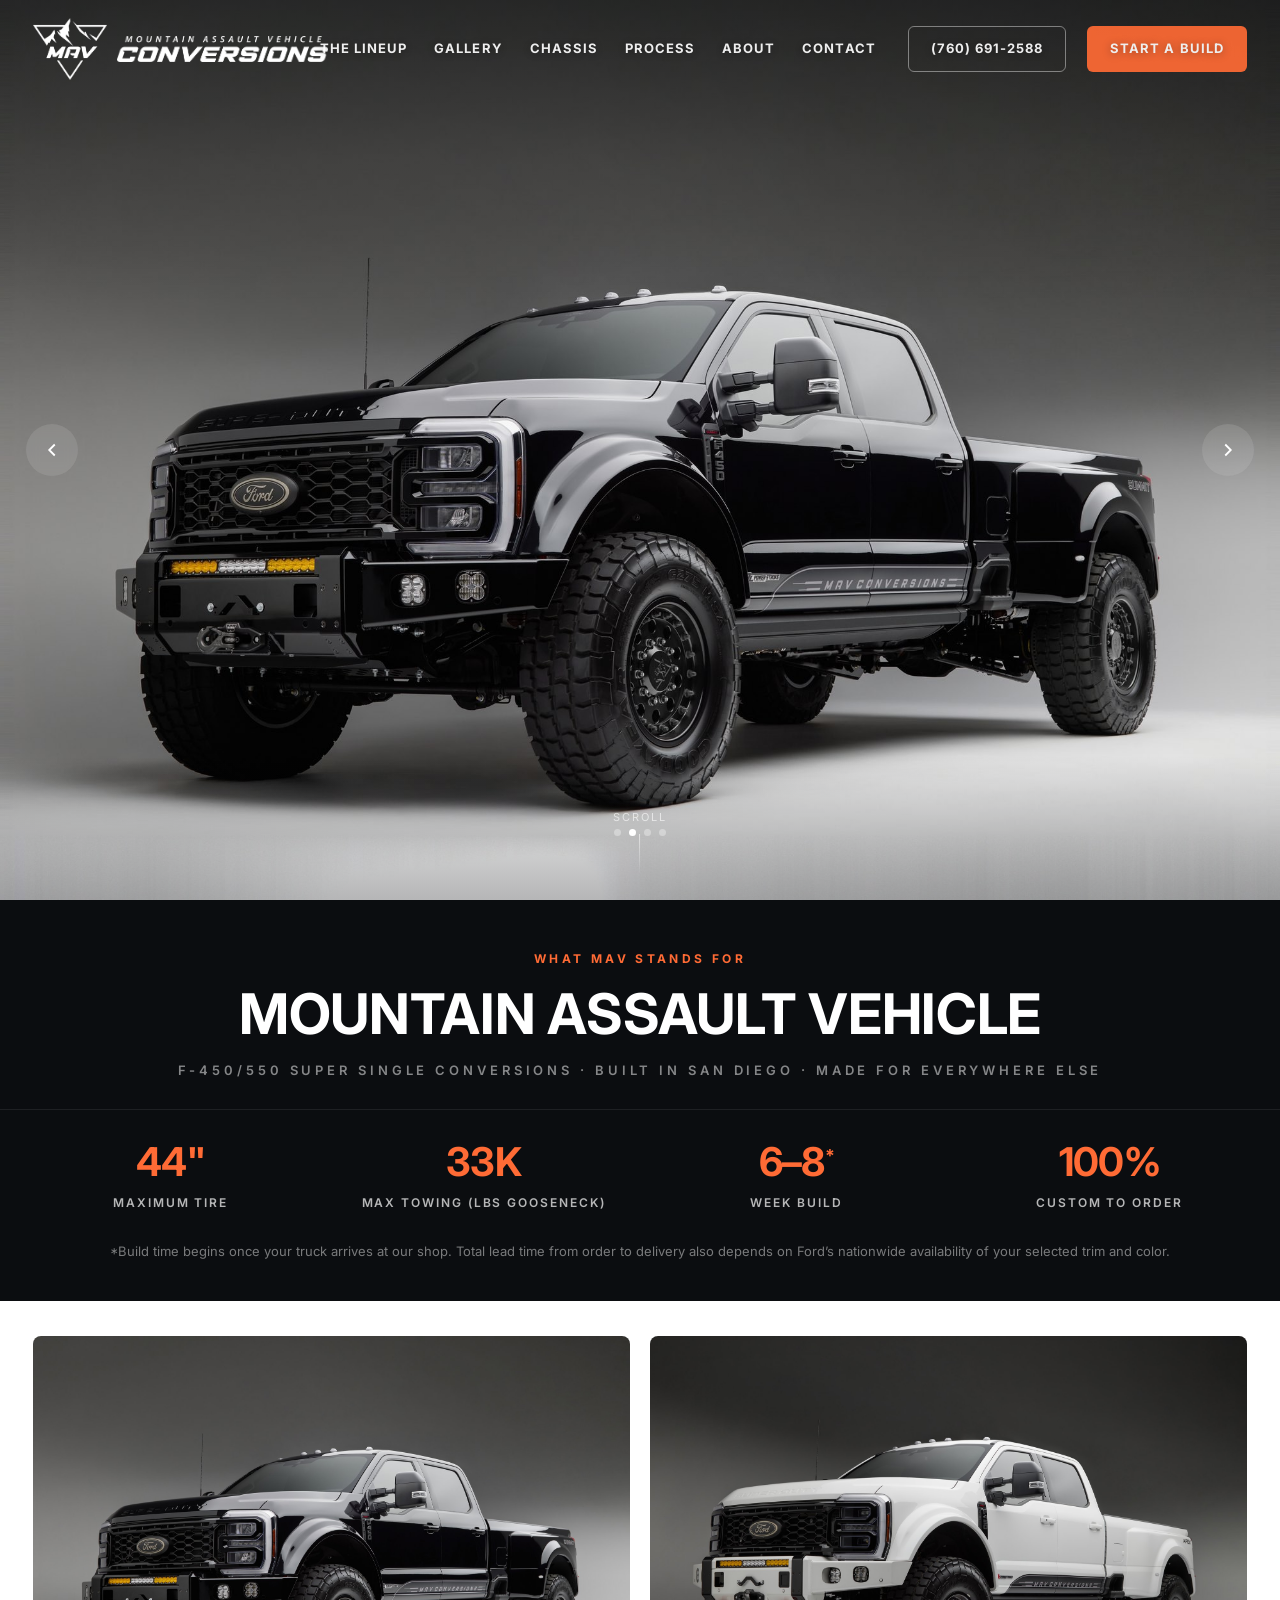
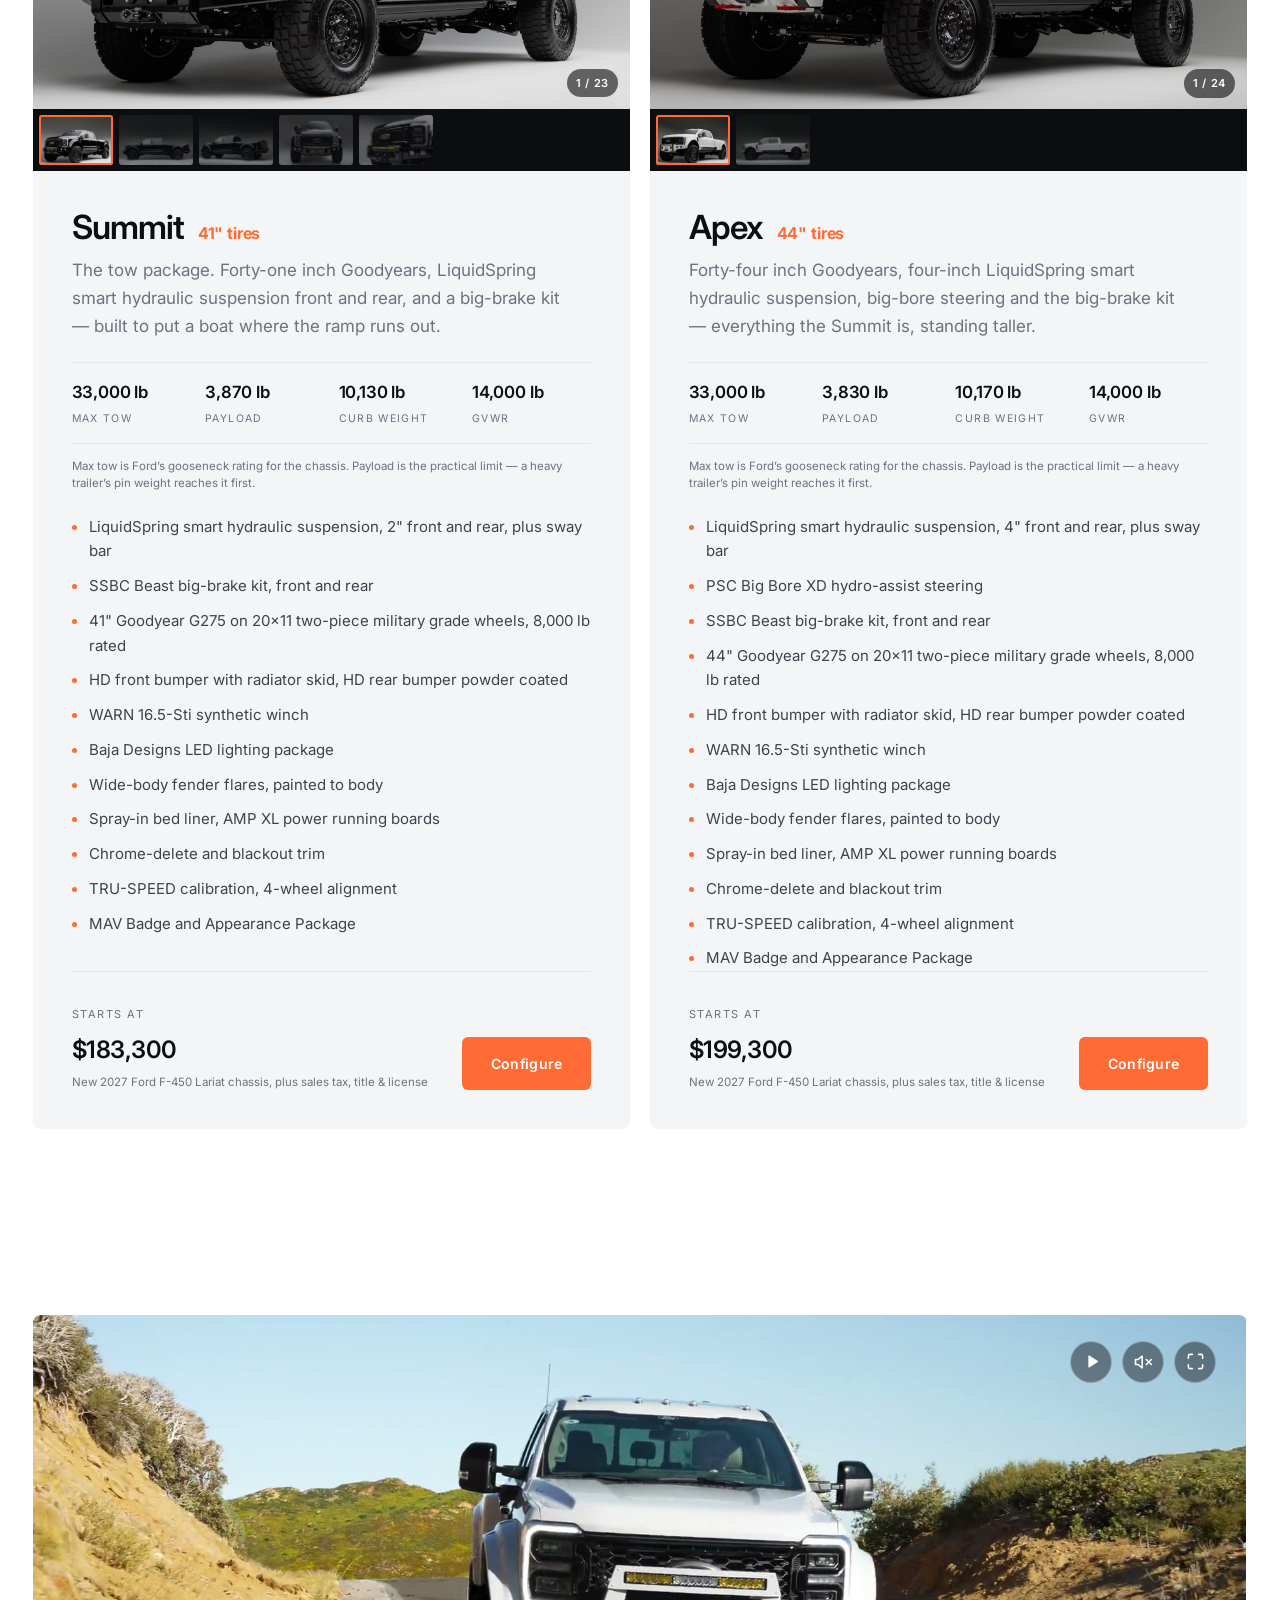
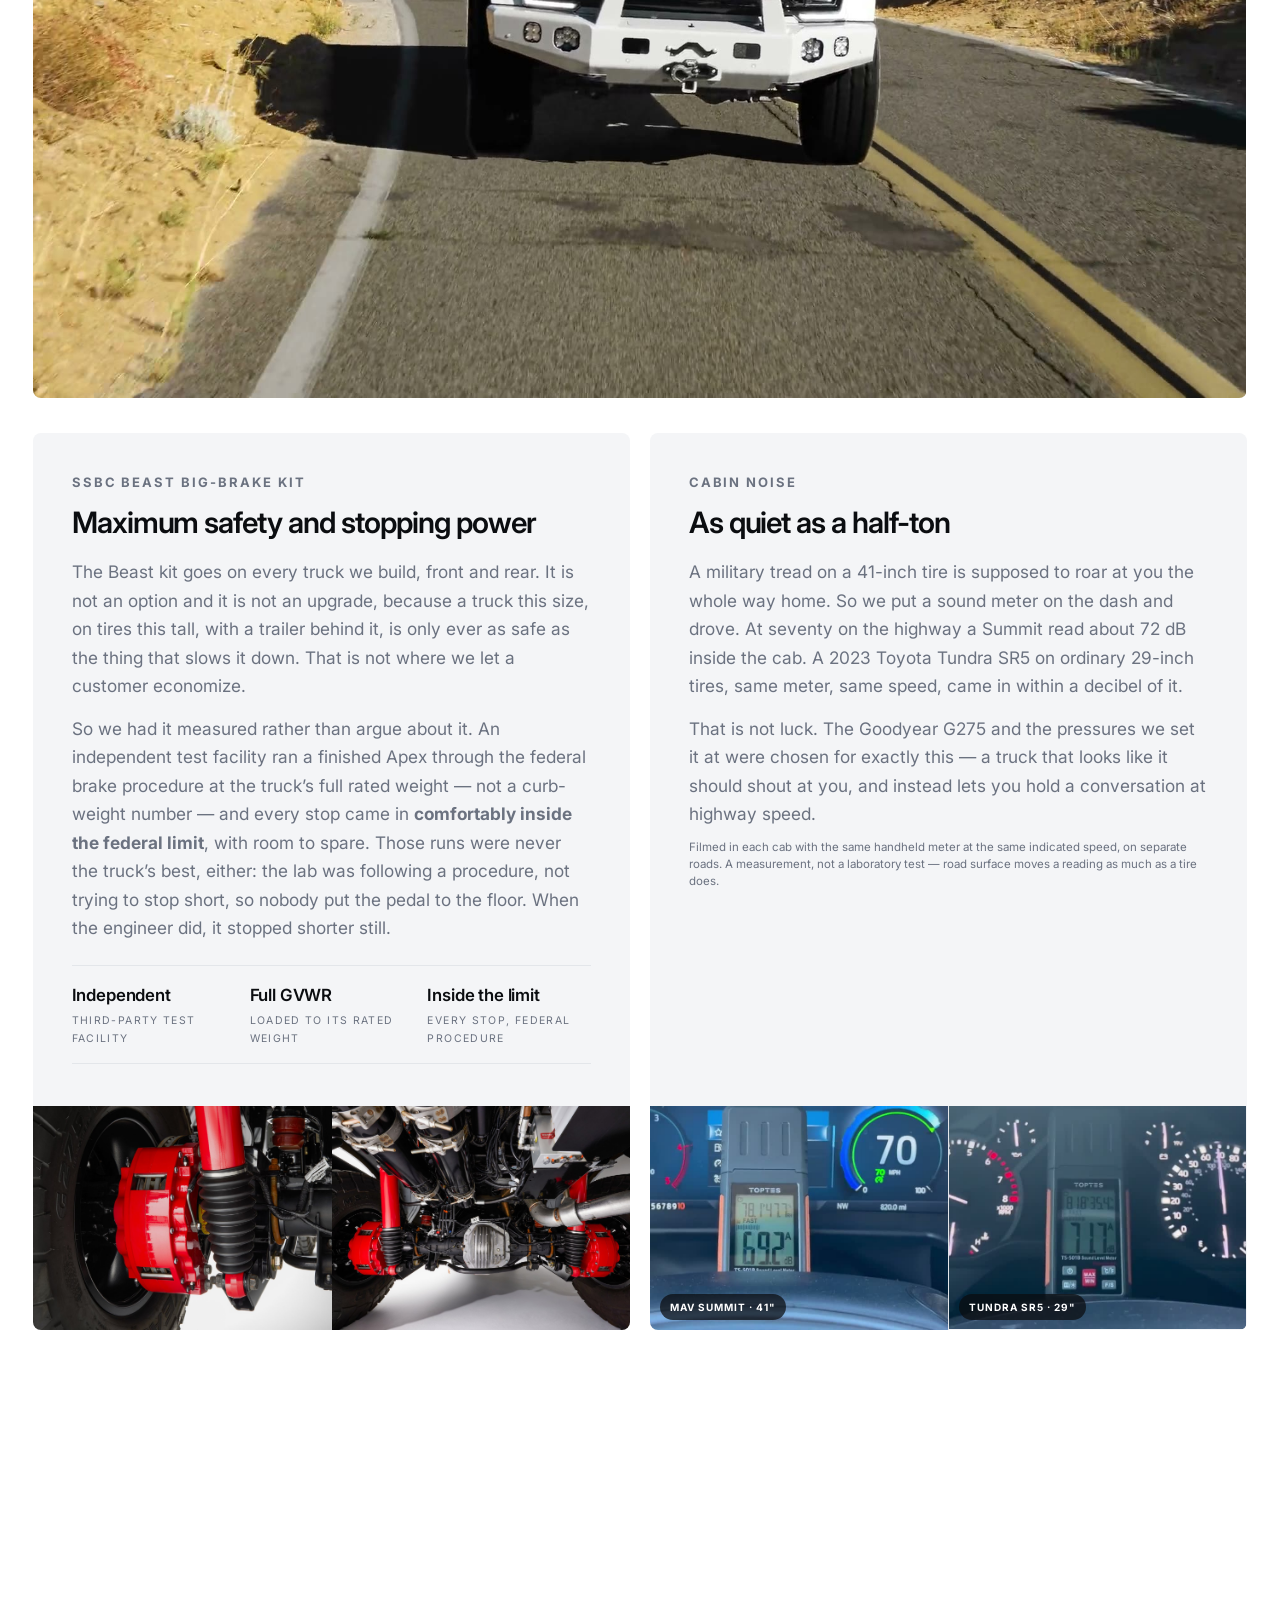
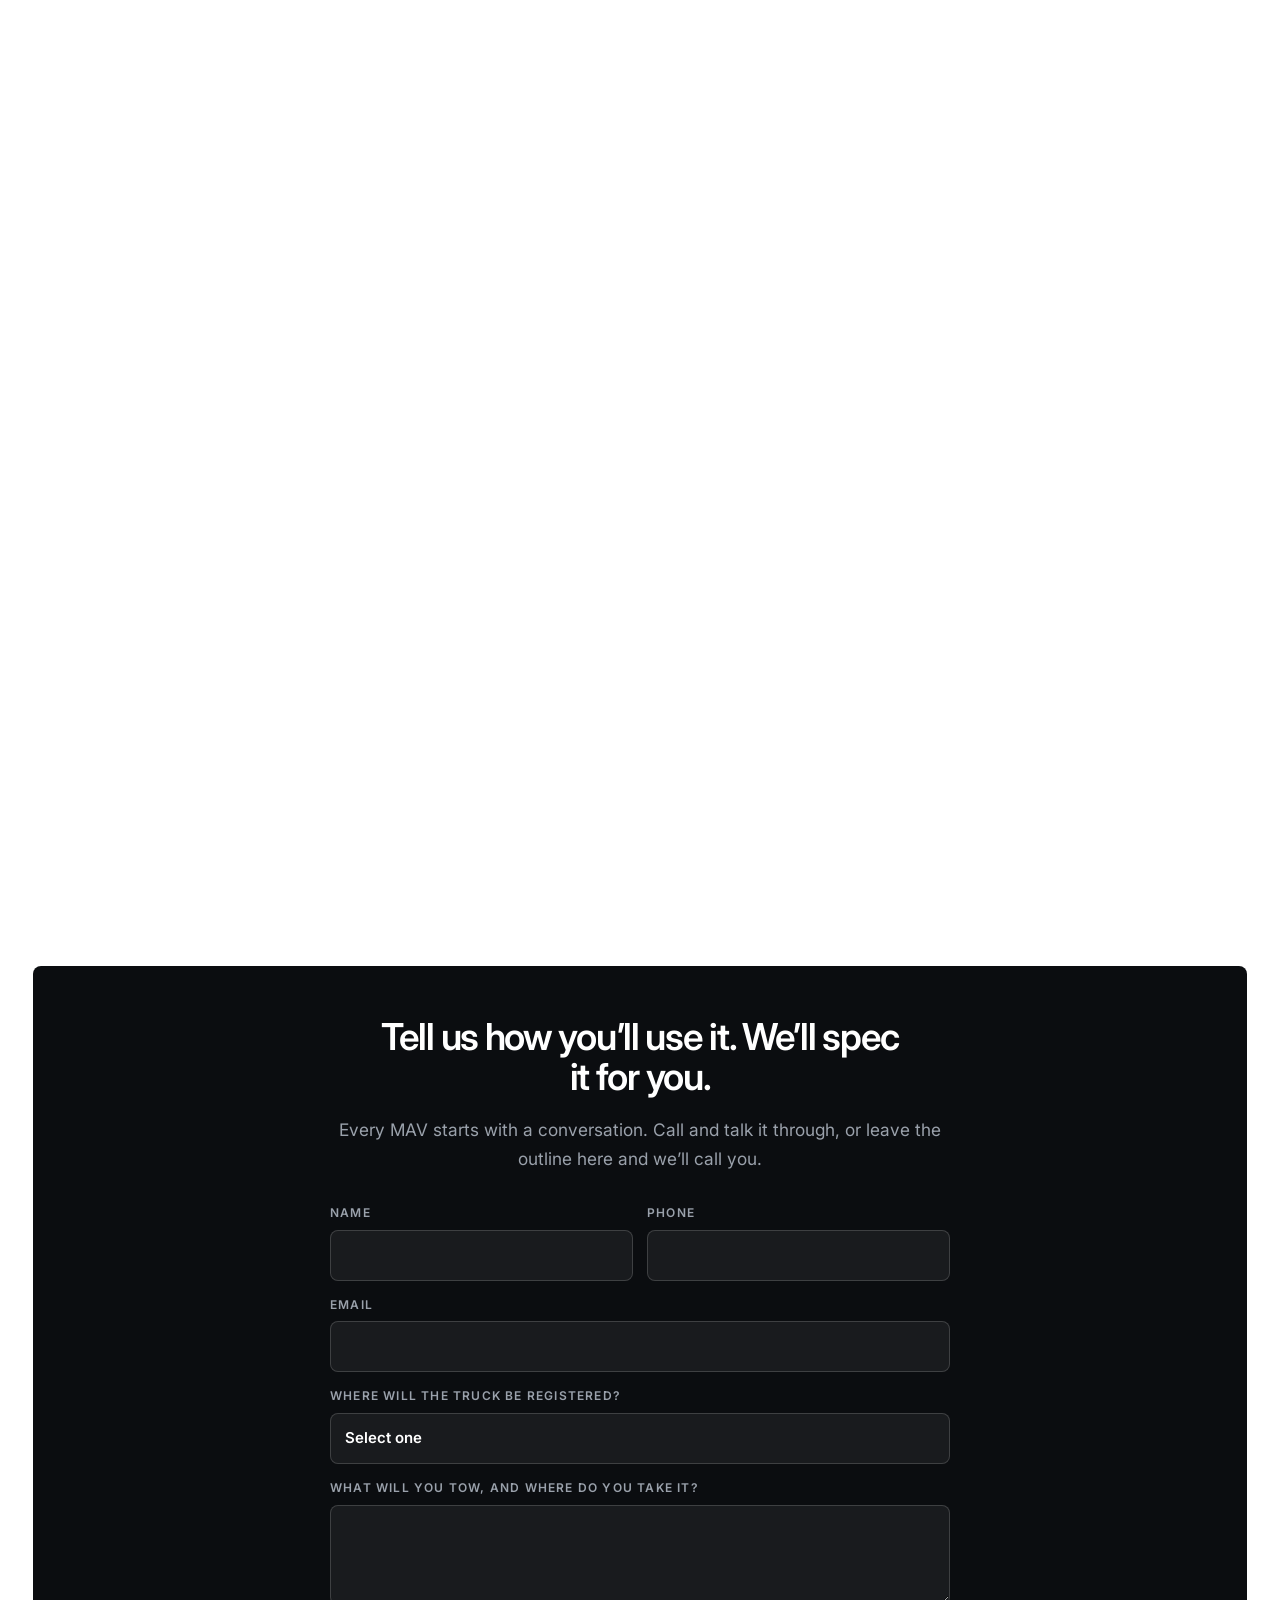
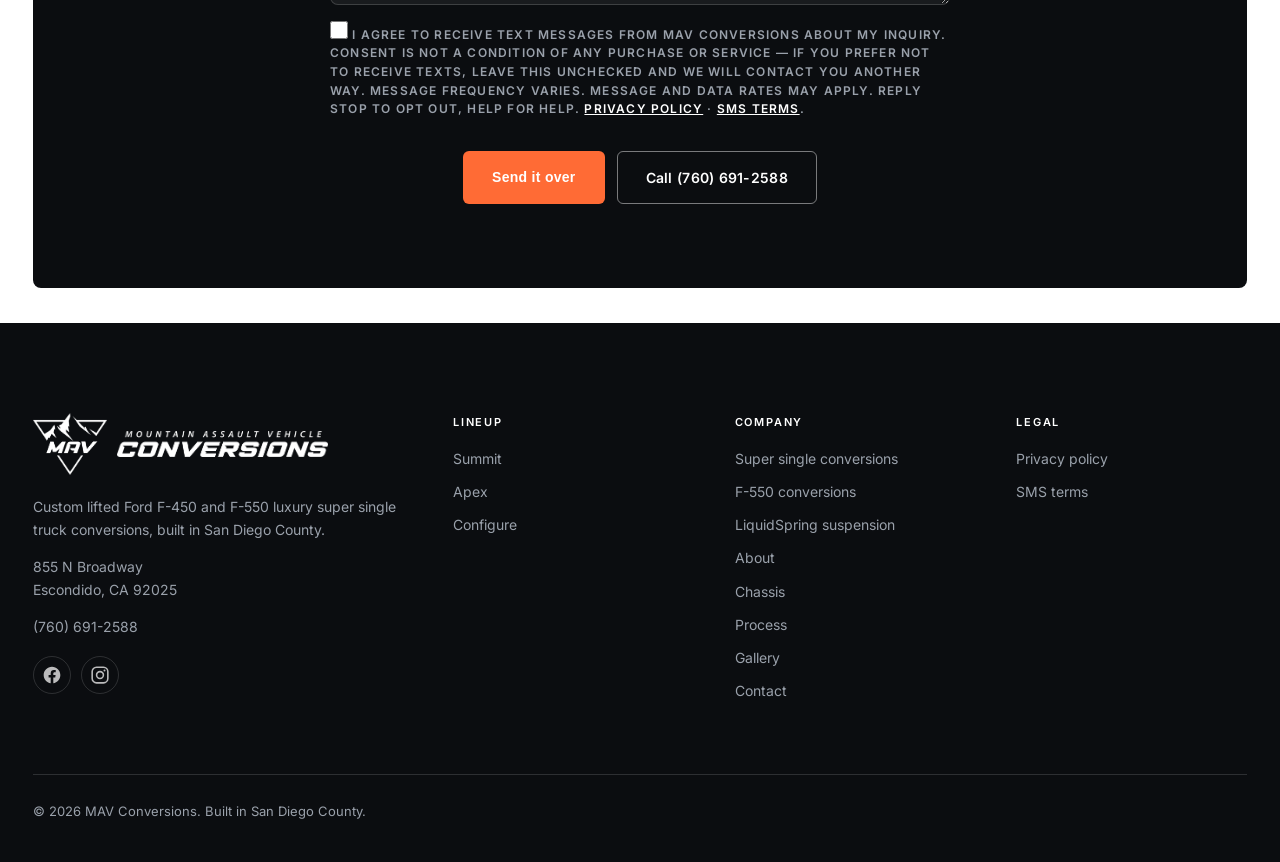
<file: index.html>
<!doctype html>
<html lang="en">
<head>
<meta charset="utf-8">
<meta name="viewport" content="width=device-width, initial-scale=1">
<!-- Meta Pixel Code -- base code only: one PageView per page.
     Advanced Matching ("data matching" in Meta's setup email) is deliberately
     NOT enabled. It reads values out of the forms on the page, hashes them and
     sends them with the pageview; the reserve and build pages collect names,
     emails and phone numbers, and sending those to Meta is the pattern behind
     the CIPA and wiretapping suits being filed against California dealers.
     Conversion events are not here either -- add those in a tag manager.
     Disclosed in privacy-policy.html under "Cookies, tracking and advertising". -->
<script>
!function(f,b,e,v,n,t,s)
{if(f.fbq)return;n=f.fbq=function(){n.callMethod?
n.callMethod.apply(n,arguments):n.queue.push(arguments)};
if(!f._fbq)f._fbq=n;n.push=n;n.loaded=!0;n.version='2.0';
n.queue=[];t=b.createElement(e);t.async=!0;
t.src=v;s=b.getElementsByTagName(e)[0];
s.parentNode.insertBefore(t,s)}(window,document,'script',
'https://connect.facebook.net/en_US/fbevents.js');
fbq('init', '1863578501471272');
fbq('track', 'PageView');
</script>
<noscript><img height="1" width="1" style="display:none"
src="https://www.facebook.com/tr?id=1863578501471272&ev=PageView&noscript=1" alt=""></noscript>
<!-- End Meta Pixel Code -->
<!-- Tab icon: orange mark on a black tile. It reads at 16px where a hairline
     mark on clear ground does not, and it looks the same whatever colour the
     tab strip is. PNGs are the fallback for browsers without SVG favicons. -->
<link rel="icon" type="image/svg+xml" href="media/favicon.svg">
<link rel="icon" type="image/png" sizes="32x32" href="media/favicon-32.png">
<link rel="icon" type="image/png" sizes="48x48" href="media/favicon-48.png">
<title>MAV Conversions | Ford F-450 & F-550 Super Single Conversions</title>
<meta name="description" content="MAV Conversions builds custom lifted Ford F-450 and F-550 luxury super single truck conversions in Escondido, near San Diego. 44in tires and LiquidSpring.">

<!-- PHOTOGRAPHY
     Every image lives in /media under a fixed name: drop a new file over the
     old one and the site updates, no HTML edits. In use: hero-1/2/3/4.jpg (the
     rotating hero -- the number is just the file's name, the running order is
     the order they appear in the markup, and hero-4 leads), summit.jpg,
     apex.jpg, about-trio.jpg, film.jpg + film.mp4.
     The gallery page is separate -- it builds itself from
     media/gallery/manifest.json. All of it is MAV's own trucks now; the last
     stock placeholders are gone. -->

<link rel="preconnect" href="https://fonts.googleapis.com">
<link rel="preconnect" href="https://fonts.gstatic.com" crossorigin>
<link href="https://fonts.googleapis.com/css2?family=Inter:wght@400;500;600;700&display=swap" rel="stylesheet">
<link rel="stylesheet" href="styles.css?v=26">

<link rel="canonical" href="https://mavconversions.com/">
<meta property="og:type" content="website">
<meta property="og:site_name" content="MAV Conversions">
<meta property="og:title" content="MAV Conversions | Ford F-450 &amp; F-550 Super Single Conversions">
<meta property="og:description" content="MAV Conversions builds custom lifted Ford F-450 and F-550 luxury super single truck conversions in Escondido, near San Diego. 44in tires and LiquidSpring.">
<meta property="og:url" content="https://mavconversions.com/">
<meta property="og:image" content="https://mavconversions.com/media/apex.jpg">
<meta name="twitter:card" content="summary_large_image">

<!-- Who this business is, in the form Google reads. hasMap points at the
     Google listing by its CID and sameAs at the Instagram account, which
     between them say that the site, the profile and the social presence
     are one business rather than three things sharing a name. -->
<script type="application/ld+json">
{
  "@context": "https://schema.org",
  "@type": "AutoDealer",
  "@id": "https://mavconversions.com/#business",
  "name": "MAV Conversions",
  "alternateName": "Mountain Assault Vehicles",
  "description": "MAV Conversions builds custom lifted Ford F-450 and F-550 Super Single truck conversions in San Diego County.",
  "url": "https://mavconversions.com/",
  "logo": "https://mavconversions.com/media/logo-white.png",
  "image": "https://mavconversions.com/media/apex.jpg",
  "telephone": "+1-760-691-2588",
  "address": {
    "@type": "PostalAddress",
    "streetAddress": "855 N Broadway",
    "addressLocality": "Escondido",
    "addressRegion": "CA",
    "postalCode": "92025",
    "addressCountry": "US"
  },
  "geo": {
    "@type": "GeoCoordinates",
    "latitude": 33.1311719,
    "longitude": -117.0861237
  },
  "hasMap": "https://maps.google.com/?cid=9543992102625262973",
  "sameAs": [
    "https://www.facebook.com/mavconversions",
    "https://www.instagram.com/mavconversions/",
    "https://www.tiktok.com/@mav.conversions",
    "https://www.youtube.com/@mavconversions"
  ],
  "areaServed": {
    "@type": "Country",
    "name": "United States"
  },
  "knowsAbout": [
    "Super single truck conversions",
    "Ford F-450 conversions",
    "Ford F-550 conversions",
    "LiquidSpring suspension",
    "Off-road truck builds"
  ],
  "makesOffer": [
    {
      "@type": "Offer",
      "itemOffered": {
        "@type": "Service",
        "name": "Ford F-450 super single conversion"
      }
    },
    {
      "@type": "Offer",
      "itemOffered": {
        "@type": "Service",
        "name": "Ford F-550 super single conversion"
      }
    },
    {
      "@type": "Offer",
      "itemOffered": {
        "@type": "Service",
        "name": "LiquidSpring suspension installation"
      }
    }
  ]
}
</script>
</head>
<body>

<nav class="nav" id="nav">
  <div class="nav-inner">
    <a class="nav-logo" href="index.html" aria-label="MAV Conversions home">
      <img class="nav-badge" src="media/badge-white.png" alt="">
      <img class="nav-wordmark" src="media/wordmark-white.png" alt="MAV Conversions">
    </a>
    <div class="nav-links" id="navLinks">
      <a href="#lineup">The Lineup</a>
      <a href="gallery.html">Gallery</a>
      <a href="#chassis">Chassis</a>
      <a href="#process">Process</a>
      <a href="#about">About</a>
      <a href="#contact">Contact</a>
      <a href="tel:+17606912588" class="btn btn-ghost nav-call">(760) 691-2588</a>
      <a href="build.html" class="btn btn-primary">Start a Build</a>
    </div>
    <button class="nav-toggle" id="navToggle" aria-label="Menu" aria-expanded="false">
      <svg width="24" height="24" viewBox="0 0 24 24" fill="none" stroke="currentColor" stroke-width="1.8">
        <path d="M3 6h18M3 12h18M3 18h18"/>
      </svg>
    </button>
  </div>
</nav>

<!-- Hero: the photograph, and nothing on top of it. -->
<header class="hero">
  <!-- --py is each frame's vertical framing. It is a variable rather than a
       plain object-position because the phone pans the horizontal across the
       truck, and the keyframes have to hold the vertical where it was set. -->
  <div class="hero-media" id="heroMedia">
    <img class="is-on" src="media/hero-4.jpg?v=1" style="--py:100%"
         alt="A white MAV Apex Ford F-450, with a person standing beside it showing its height"
         fetchpriority="high">
    <img src="media/hero-1.jpg?v=3" style="--py:100%"
         alt="A MAV-converted Ford F-450" loading="lazy">
    <!-- All four frames show the same amount of floor under the tires (about
         11% of the hero's height), so no truck appears to sag as the rotation
         moves. --py does the work here; hero-1 and hero-3 held only 39px and
         78px of floor between the tires and the photo's bottom edge, far less
         than the ~140px needed, so their sweep was extended downward before
         they could be framed this way. Re-cropping either photo is what to
         undo if that floor ever looks wrong. -->
    <img src="media/hero-2.jpg?v=1" style="--py:93%"
         alt="A MAV Summit build" loading="lazy">
    <img src="media/hero-3.jpg?v=2" style="--py:100%"
         alt="A MAV Apex build" loading="lazy">
  </div>
  <!-- Manual controls, so you are never waiting out the timer to see a frame.
       Hidden until JS is up: without it there is only one visible frame. -->
  <button class="hero-arrow hero-prev" id="heroPrev" type="button" aria-label="Previous photo">
    <svg width="22" height="22" viewBox="0 0 24 24" fill="none" stroke="currentColor" stroke-width="2" aria-hidden="true"><path d="M15 6l-6 6 6 6"/></svg>
  </button>
  <button class="hero-arrow hero-next" id="heroNext" type="button" aria-label="Next photo">
    <svg width="22" height="22" viewBox="0 0 24 24" fill="none" stroke="currentColor" stroke-width="2" aria-hidden="true"><path d="M9 6l6 6-6 6"/></svg>
  </button>
  <div class="hero-dots" id="heroDots" aria-hidden="true"></div>
  <span class="scroll-cue" aria-hidden="true">Scroll</span>
</header>

<main>

  <!-- Manifesto + stats, carried over from v1 and reset in our own type: what
       MAV stands for, then the four numbers that answer "what is it". -->
  <section class="manifesto">
    <div class="manifesto-inner">
      <p class="manifesto-eyebrow">What MAV stands for</p>
      <h1 class="manifesto-text">Mountain Assault Vehicle</h1>
      <p class="manifesto-sub"><span>F-450/550 Super Single conversions</span>
        &middot; <span>Built in San Diego</span>
        &middot; <span>Made for everywhere else</span></p>
    </div>
    <div class="manifesto-stats">
      <div>
        <p class="stat-big">44&quot;</p>
        <p class="stat-big-label">Maximum tire</p>
      </div>
      <div>
        <p class="stat-big">33K</p>
        <p class="stat-big-label">Max towing (lbs gooseneck)</p>
      </div>
      <div>
        <p class="stat-big">6&ndash;8<sup>*</sup></p>
        <p class="stat-big-label">Week build</p>
      </div>
      <div>
        <p class="stat-big">100%</p>
        <p class="stat-big-label">Custom to order</p>
      </div>
    </div>
    <p class="stats-note">
      *Build time begins once your truck arrives at our shop. Total lead time from order to delivery
      also depends on Ford&rsquo;s nationwide availability of your selected trim and color.
    </p>
  </section>

  <!-- Lineup: one tall box per series -- photograph and specs in the same
       container, rather than a card and a separate spec panel. -->
  <section class="band" id="lineup">
    <div class="shell">
      <div class="pair">

        <article class="panel tier reveal">
          <!-- Photo set for this truck. The studio shot stays first; the rest
               are that same truck from the location shoot. -->
          <div class="tier-shots" data-tier="summit">
            <div class="tier-photo">
              <img class="tier-main" src="media/summit.jpg" alt="MAV Summit build" loading="lazy">
                <button class="tier-arrow tier-prev" type="button" aria-label="Previous photo">
                <svg width="20" height="20" viewBox="0 0 24 24" fill="none" stroke="currentColor" stroke-width="2" aria-hidden="true"><path d="M15 6l-6 6 6 6"/></svg>
              </button>
              <button class="tier-arrow tier-next" type="button" aria-label="Next photo">
                <svg width="20" height="20" viewBox="0 0 24 24" fill="none" stroke="currentColor" stroke-width="2" aria-hidden="true"><path d="M9 6l6 6-6 6"/></svg>
              </button>
              <span class="tier-count" aria-hidden="true"></span>
            </div>
            <div class="tier-strip" role="tablist" aria-label="MAV Summit build photos"></div>
          </div>
          <div class="tier-body">
          <!-- Tire size rides with the name rather than waiting in the spec
               list: it is the difference between the two trucks that a buyer
               can picture without reading anything else. -->
          <div class="tier-head">
            <h2 class="tier-name">Summit</h2>
            <p class="tier-size">41&quot; tires</p>
          </div>
          <p class="tier-line">The tow package. Forty-one inch Goodyears, LiquidSpring smart hydraulic suspension front and rear, and a big-brake kit &mdash; built to put a boat where the ramp runs out.</p>
          <!-- The numbers a buyer with a boat behind them actually asks for,
               straight off the show flyer. Max tow is the same 33,000 on both
               on purpose: GCWR minus curb gives 33,370 and 33,330, but the
               show print carries Ford's own gooseneck rating for the chassis
               and the website should not quote a different one. Curb weight
               is what actually separates the trucks, and it is why the Apex
               payload is 40 lb lighter. -->
          <div class="tier-figures">
              <div><strong>33,000 lb</strong><span>Max tow</span></div>
              <div><strong>3,870 lb</strong><span>Payload</span></div>
              <div><strong>10,130 lb</strong><span>Curb weight</span></div>
              <div><strong>14,000 lb</strong><span>GVWR</span></div>
          </div>
          <p class="tier-figures-note">Max tow is Ford&rsquo;s gooseneck rating for the chassis. Payload is the practical limit &mdash; a heavy trailer&rsquo;s pin weight reaches it first.</p>
          <ul class="specs">
            <li>LiquidSpring smart hydraulic suspension, 2&quot; front and rear, plus sway bar</li>
            <li>SSBC Beast big-brake kit, front and rear</li>
            <li>41&quot; Goodyear G275 on 20&times;11 two-piece military grade wheels, 8,000 lb rated</li>
            <li>HD front bumper with radiator skid, HD rear bumper powder coated</li>
            <li>WARN 16.5-Sti synthetic winch</li>
            <li>Baja Designs LED lighting package</li>
            <li>Wide-body fender flares, painted to body</li>
            <li>Spray-in bed liner, AMP XL power running boards</li>
            <li>Chrome-delete and blackout trim</li>
            <li>TRU-SPEED calibration, 4-wheel alignment</li>
            <li>MAV Badge and Appearance Package</li>
          </ul>
          <div class="tier-foot">
            <p class="tier-price" data-tier-price="summit"><small>Starts at</small><strong>$183,300</strong><em>New 2027 Ford F-450 Lariat chassis, plus sales tax, title &amp; license</em></p>
            <a href="build.html" class="btn btn-primary">Configure</a>
          </div>
          </div>
        </article>

        <article class="panel tier reveal">
          <!-- Photo set for this truck. The studio shot stays first; the rest
               are that same truck from the location shoot. -->
          <div class="tier-shots" data-tier="apex">
            <div class="tier-photo">
              <img class="tier-main" src="media/apex.jpg" alt="MAV Apex build" loading="lazy">
                <button class="tier-arrow tier-prev" type="button" aria-label="Previous photo">
                <svg width="20" height="20" viewBox="0 0 24 24" fill="none" stroke="currentColor" stroke-width="2" aria-hidden="true"><path d="M15 6l-6 6 6 6"/></svg>
              </button>
              <button class="tier-arrow tier-next" type="button" aria-label="Next photo">
                <svg width="20" height="20" viewBox="0 0 24 24" fill="none" stroke="currentColor" stroke-width="2" aria-hidden="true"><path d="M9 6l6 6-6 6"/></svg>
              </button>
              <span class="tier-count" aria-hidden="true"></span>
            </div>
            <div class="tier-strip" role="tablist" aria-label="MAV Apex build photos"></div>
          </div>
          <div class="tier-body">
          <div class="tier-head">
            <h2 class="tier-name">Apex</h2>
            <p class="tier-size">44&quot; tires</p>
          </div>
          <p class="tier-line">Forty-four inch Goodyears, four-inch LiquidSpring smart hydraulic suspension, big-bore steering and the big-brake kit &mdash; everything the Summit is, standing taller.</p>
          <!-- The numbers a buyer with a boat behind them actually asks for,
               straight off the show flyer. Max tow is the same 33,000 on both
               on purpose: GCWR minus curb gives 33,370 and 33,330, but the
               show print carries Ford's own gooseneck rating for the chassis
               and the website should not quote a different one. Curb weight
               is what actually separates the trucks, and it is why the Apex
               payload is 40 lb lighter. -->
          <div class="tier-figures">
              <div><strong>33,000 lb</strong><span>Max tow</span></div>
              <div><strong>3,830 lb</strong><span>Payload</span></div>
              <div><strong>10,170 lb</strong><span>Curb weight</span></div>
              <div><strong>14,000 lb</strong><span>GVWR</span></div>
          </div>
          <p class="tier-figures-note">Max tow is Ford&rsquo;s gooseneck rating for the chassis. Payload is the practical limit &mdash; a heavy trailer&rsquo;s pin weight reaches it first.</p>
          <ul class="specs">
            <li>LiquidSpring smart hydraulic suspension, 4&quot; front and rear, plus sway bar</li>
            <li>PSC Big Bore XD hydro-assist steering</li>
            <li>SSBC Beast big-brake kit, front and rear</li>
            <li>44&quot; Goodyear G275 on 20&times;11 two-piece military grade wheels, 8,000 lb rated</li>
            <li>HD front bumper with radiator skid, HD rear bumper powder coated</li>
            <li>WARN 16.5-Sti synthetic winch</li>
            <li>Baja Designs LED lighting package</li>
            <li>Wide-body fender flares, painted to body</li>
            <li>Spray-in bed liner, AMP XL power running boards</li>
            <li>Chrome-delete and blackout trim</li>
            <li>TRU-SPEED calibration, 4-wheel alignment</li>
            <li>MAV Badge and Appearance Package</li>
          </ul>
          <div class="tier-foot">
            <p class="tier-price" data-tier-price="apex"><small>Starts at</small><strong>$199,300</strong><em>New 2027 Ford F-450 Lariat chassis, plus sales tax, title &amp; license</em></p>
            <a href="build.html" class="btn btn-primary">Configure</a>
          </div>
          </div>
        </article>

      </div>

      <!-- Both prices above are quoted on an F-450 chassis, which is exactly
           where the heavier-trailer question comes up. Until now the F-550
           page was reachable only from the footer. -->
      <aside class="panel lineup-more reveal">
        <div class="lineup-more-copy">
          <p class="eyebrow">Also on the F-550</p>
          <p class="lineup-more-line">Both builds come on an F-550 cab chassis as well &mdash; Summit on 41&quot; tires, Apex on 44&quot;, same LiquidSpring suspension, same Beast brakes. Priced to build while our own modular bed is in design.</p>
        </div>
        <a href="f550-conversions.html" class="btn btn-outline">F-550 conversions</a>
      </aside>
    </div>
  </section>

  <!-- Film -->
  <section class="band" id="film">
    <div class="shell">
      <div class="photo-card photo-card-wide reveal">
        <!-- No autoplay attribute: the film starts when it is scrolled to, not
             when the page loads, which keeps the download off the critical
             path. It ASKS for sound at that point and keeps a silent picture
             if the browser refuses -- see the player script for why it cannot
             simply be turned on. poster= is a frame of the clip itself, so the
             band is never empty.
             muted is still on the element: it is what makes the fallback play
             at all, and the script clears it the moment it is allowed to. -->
        <video id="filmVideo" src="media/film.mp4?v=2" poster="media/film.jpg?v=2"
               muted loop playsinline preload="metadata"
               aria-label="The MAV Conversions F-450 film"></video>
        <!-- Only ever shown when the browser refused the audio. Hidden by
             default so it never flashes at someone who got sound anyway. -->
        <button class="film-prompt" id="filmPrompt" type="button" hidden>
          <svg width="16" height="16" viewBox="0 0 24 24" fill="none" stroke="currentColor"
               stroke-width="2" stroke-linecap="round" stroke-linejoin="round" aria-hidden="true">
            <path d="M11 5 6 9H3v6h3l5 4z"/><path d="M15.5 8.5a5 5 0 0 1 0 7"/>
          </svg>
          Tap for sound
        </button>
        <div class="film-controls">
          <button class="film-btn" id="filmPlay" type="button" aria-label="Play the film">
            <svg class="i-pause" width="19" height="19" viewBox="0 0 24 24" fill="currentColor">
              <rect x="6.5" y="5" width="3.6" height="14" rx="1.1"/>
              <rect x="13.9" y="5" width="3.6" height="14" rx="1.1"/>
            </svg>
            <svg class="i-play" width="19" height="19" viewBox="0 0 24 24" fill="currentColor">
              <path d="M8 5.2v13.6a.8.8 0 0 0 1.22.68l10.7-6.8a.8.8 0 0 0 0-1.36L9.22 4.52A.8.8 0 0 0 8 5.2z"/>
            </svg>
          </button>
          <button class="film-btn" id="filmSound" type="button"
                  aria-pressed="false" aria-label="Turn sound on">
            <svg class="i-off" width="20" height="20" viewBox="0 0 24 24" fill="none"
                 stroke="currentColor" stroke-width="1.9" stroke-linecap="round" stroke-linejoin="round">
              <path d="M11 5 6 9H3v6h3l5 4z"/><path d="m22 9-6 6"/><path d="m16 9 6 6"/>
            </svg>
            <svg class="i-on" width="20" height="20" viewBox="0 0 24 24" fill="none"
                 stroke="currentColor" stroke-width="1.9" stroke-linecap="round" stroke-linejoin="round">
              <path d="M11 5 6 9H3v6h3l5 4z"/><path d="M15.5 8.5a5 5 0 0 1 0 7"/><path d="M18.5 5.5a9 9 0 0 1 0 13"/>
            </svg>
          </button>
          <button class="film-btn" id="filmFull" type="button" aria-label="Full screen">
            <svg width="19" height="19" viewBox="0 0 24 24" fill="none"
                 stroke="currentColor" stroke-width="2" stroke-linecap="round" stroke-linejoin="round">
              <path d="M8 3H5a2 2 0 0 0-2 2v3"/><path d="M16 3h3a2 2 0 0 1 2 2v3"/>
              <path d="M8 21H5a2 2 0 0 1-2-2v-3"/><path d="M16 21h3a2 2 0 0 0 2-2v-3"/>
            </svg>
          </button>
        </div>
      </div>
    </div>
  </section>

  <!-- Chassis: the two systems a buyer asks about once the truck has their
       attention. Brakes carry measured numbers, so they get the photographs
       and the figure row; the suspension is a description, so it gets the
       list. Same .pair the lineup uses, so the two stretch to one height. -->
  <section class="band" id="chassis">
    <div class="shell">
      <div class="pair pair-2">

        <article class="panel spec-panel reveal">
          <div class="spec-body">
            <p class="eyebrow">SSBC Beast big-brake kit</p>
            <h2 class="panel-title panel-title-sm">Maximum safety and stopping power</h2>
            <p class="panel-sub panel-sub-left">The Beast kit goes on every truck we build, front and rear. It is not an option and it is not an upgrade, because a truck this size, on tires this tall, with a trailer behind it, is only ever as safe as the thing that slows it down. That is not where we let a customer economize.</p>
            <p class="panel-sub panel-sub-left">So we had it measured rather than argue about it. An independent test facility ran a finished Apex through the federal brake procedure at the truck&rsquo;s full rated weight &mdash; not a curb-weight number &mdash; and every stop came in <strong>comfortably inside the federal limit</strong>, with room to spare. Those runs were never the truck&rsquo;s best, either: the lab was following a procedure, not trying to stop short, so nobody put the pedal to the floor. When the engineer did, it stopped shorter still.</p>
            <div class="tier-figures tier-figures-3">
              <div><strong>Independent</strong><span>Third-party test facility</span></div>
              <div><strong>Full GVWR</strong><span>Loaded to its rated weight</span></div>
              <div><strong>Inside the limit</strong><span>Every stop, federal procedure</span></div>
            </div>
          </div>
          <!-- Two frames from the studio shoot, cropped to the same 4:3 so the
               pair reads as one strip rather than two unrelated pictures. -->
          <div class="spec-shots">
            <img src="media/brakes-front.jpg?v=2" width="1400" height="1050" loading="lazy"
                 alt="Front SSBC Beast caliper behind a 44-inch Goodyear, with the red LiquidSpring strut alongside">
            <img src="media/brakes-rear.jpg?v=2" width="1400" height="1050" loading="lazy"
                 alt="Rear axle of a MAV build, both red calipers and both LiquidSpring struts visible">
          </div>
        </article>

        <article class="panel spec-panel reveal">
          <div class="spec-body">
            <p class="eyebrow">Cabin noise</p>
            <h2 class="panel-title panel-title-sm">As quiet as a half-ton</h2>
            <p class="panel-sub panel-sub-left">A military tread on a 41-inch tire is supposed to roar at you the whole way home. So we put a sound meter on the dash and drove. At seventy on the highway a Summit read about 72&nbsp;dB inside the cab. A 2023 Toyota Tundra SR5 on ordinary 29-inch tires, same meter, same speed, came in within a decibel of it.</p>
            <p class="panel-sub panel-sub-left">That is not luck. The Goodyear G275 and the pressures we set it at were chosen for exactly this &mdash; a truck that looks like it should shout at you, and instead lets you hold a conversation at highway speed.</p>
            <p class="tier-figures-note">Filmed in each cab with the same handheld meter at the same indicated speed, on separate roads. A measurement, not a laboratory test &mdash; road surface moves a reading as much as a tire does.</p>
          </div>
          <!-- Same strip as the brake photographs, but 16:9 because that is
               what came off the phone, and each clip carries a caption: two
               dashboards side by side are unreadable without being told which
               truck is which. Muted and silent in the file itself -- the audio
               tracks are stripped, not just turned down, so nothing can
               surprise a quiet room. -->
          <div class="spec-shots spec-clips">
            <figure>
              <video src="media/noise-summit.mp4?v=5" poster="media/noise-summit.jpg?v=5"
                     muted loop playsinline preload="metadata"
                     aria-label="Sound meter and speedometer in a MAV Summit at 70 mph"></video>
              <figcaption>MAV Summit &middot; 41&quot;</figcaption>
            </figure>
            <figure>
              <video src="media/noise-tundra.mp4?v=5" poster="media/noise-tundra.jpg?v=5"
                     muted loop playsinline preload="metadata"
                     aria-label="Sound meter and speedometer in a 2023 Toyota Tundra SR5 at 70 mph"></video>
              <figcaption>Tundra SR5 &middot; 29&quot;</figcaption>
            </figure>
          </div>
        </article>

      </div>
    </div>
  </section>

  <!-- Process -->
  <section class="band" id="process">
    <div class="shell">
      <div class="panel reveal">
        <p class="eyebrow">The process</p>
        <h2 class="panel-title panel-title-sm">From order to your driveway</h2>
        <p class="panel-sub panel-sub-left">Six to eight weeks once your truck reaches our facility. Total time depends on Ford&rsquo;s nationwide availability of your trim and color.</p>

        <!-- The money milestones here are the CRM's payment plan, not a
             separate marketing version of it: 30% of the conversion on
             signing, the truck when it lands, the rest on delivery. See
             mav-crm/src/lib/payments.ts, which is the one place that decides
             it. A page that disagrees with the quote the customer is sent is
             worse than a page that says nothing. -->
        <div class="steps">
          <div class="step">
            <p class="step-n">01</p>
            <h3>Spec it</h3>
            <p>We size the build to what you tow and where you take it. You get a written quote the same week.</p>
          </div>
          <div class="step">
            <p class="step-n">02</p>
            <h3>Reserve</h3>
            <p>A 30% deposit signs the agreement and starts the hunt for your truck, through our 11+ commercial Ford dealer partners. The deposit is 30% of the conversion only &mdash; you put nothing down on the truck until we have found it.</p>
          </div>
          <div class="step">
            <p class="step-n">03</p>
            <h3>Build</h3>
            <p>You pay for the truck when it arrives at our shop, and that is when the build starts. Suspension, steering, brakes, rolling stock, bumpers, paint &mdash; you get photos as it comes together.</p>
          </div>
          <div class="step">
            <p class="step-n">04</p>
            <h3>Delivery</h3>
            <p>Final quality check, then the rest of what you owe &mdash; including sales tax &mdash; is due as the truck goes out. Picked up in Escondido or delivered to your door, anywhere in the country.</p>
          </div>
        </div>
      </div>
    </div>
  </section>

  <!-- About: text one side, photograph the other, inside one panel. -->
  <section class="band" id="about">
    <div class="shell">
      <div class="panel panel-split reveal">
        <div class="panel-copy">
          <p class="eyebrow">About MAV</p>
          <h2 class="panel-title panel-title-sm">Built in San Diego. Built to last.</h2>
          <p class="panel-sub panel-sub-left">
            MAV Conversions builds its own trucks, in our own 16,000 sq ft facility in San Diego County.
            We are not a broker, and we do not farm the work out. We source the chassis, do the fabrication,
            hand-finish every truck and road test it ourselves, so no two are the same and the build never
            leaves our floor. Start to finish, you are dealing with the people who build your truck.
          </p>
          <div class="stats">
            <div class="stat"><strong>16,000</strong><span>sq ft facility</span></div>
            <div class="stat"><strong>6&ndash;8</strong><span>week build</span></div>
            <div class="stat"><strong>US &amp; Canada</strong><span>delivery</span></div>
          </div>
        </div>
        <div class="panel-media">
          <!-- Frame pulled from the F-450 spot and cropped below the
               videographer's watermark. 1.62:1 to match this box, and the
               trucks sit at 44% so a shorter box crops grass, not tires. -->
          <img src="media/about-trio.jpg" style="object-position:50% 44%"
               alt="Three finished MAV F-450 builds parked in a field" loading="lazy">
        </div>
      </div>
    </div>
  </section>

  <!-- Contact -->
  <section class="band" id="contact">
    <div class="shell">
      <div class="panel panel-dark panel-center reveal">
        <h2 class="panel-title panel-title-sm">Tell us how you&rsquo;ll use it. We&rsquo;ll spec it for you.</h2>
        <p class="panel-sub">Every MAV starts with a conversation. Call and talk it through, or leave the outline here and we&rsquo;ll call you.</p>

        <!-- The carrier review for business texting wants one opt-in it can
             look at: a phone field with the consent language directly beneath
             it. The checkbox is unticked by default and the form submits
             either way -- consent must be a choice, not the price of asking a
             question. The CRM records which it was against the lead. -->
        <form class="lead-form" id="leadForm" novalidate>
          <div class="lead-row">
            <label>Name
              <input type="text" name="name" autocomplete="name" required>
            </label>
            <label>Phone
              <input type="tel" name="phone" autocomplete="tel" inputmode="tel">
            </label>
          </div>
          <label>Email
            <input type="email" name="email" autocomplete="email">
          </label>
          <!-- Asked because US export rules turn on the destination, and a
               truck we cannot legally build is better known in the first
               minute than after three phone calls and a spec. One click for
               almost everybody; the country box only opens for the few who
               need it. The answer is prepended to the message so it reaches
               the CRM without a change at that end. -->
          <label>Where will the truck be registered?
            <select name="destination" id="leadDest">
              <option value="">Select one</option>
              <option value="United States">United States</option>
              <option value="Outside the United States">Outside the United States</option>
            </select>
          </label>
          <label id="leadDestWrap" hidden>Which country?
            <input type="text" name="destCountry" id="leadDestCountry" autocomplete="country-name">
          </label>
          <label>What will you tow, and where do you take it?
            <textarea name="message" rows="3" required></textarea>
          </label>
          <!-- Hidden from people, tempting to bots. The server drops anything
               that fills it in. -->
          <div class="lead-trap" aria-hidden="true">
            <label>Company<input type="text" name="company" tabindex="-1" autocomplete="off"></label>
          </div>
          <label class="lead-consent">
            <input type="checkbox" name="smsConsent" value="yes">
            <span>I agree to receive text messages from MAV Conversions about my inquiry.
              Consent is not a condition of any purchase or service &mdash; if you prefer not to
              receive texts, leave this unchecked and we will contact you another way. Message
              frequency varies. Message and data rates may apply. Reply STOP to opt out, HELP for
              help. <a href="privacy-policy.html">Privacy Policy</a> &middot;
              <a href="sms-terms.html">SMS Terms</a>.</span>
          </label>
          <div class="actions actions-center">
            <button type="submit" class="btn btn-primary" id="leadSend">Send it over</button>
            <a href="tel:+17606912588" class="btn btn-ghost">Call (760) 691-2588</a>
          </div>
          <p class="lead-status" id="leadStatus" role="status" aria-live="polite"></p>
        </form>
      </div>
    </div>
  </section>

</main>

<footer class="footer">
  <div class="shell">
    <div class="footer-grid">
      <div>
        <div class="footer-logo">
          <img class="footer-badge" src="media/badge-white.png" alt="">
          <img class="footer-wordmark" src="media/wordmark-white.png" alt="MAV Conversions">
        </div>
        <p>Custom lifted Ford F-450 and F-550 luxury super single truck conversions, built in San Diego County.</p>
        <p style="margin-top:14px">855 N Broadway<br>Escondido, CA 92025</p>
        <p style="margin-top:14px"><a href="tel:+17606912588">(760) 691-2588</a></p>
        <div class="footer-social">
          <a href="https://www.facebook.com/mavconversions" target="_blank" rel="noopener"
             aria-label="MAV Conversions on Facebook">
            <svg width="20" height="20" viewBox="0 0 24 24" fill="currentColor" aria-hidden="true">
              <path d="M22 12.06C22 6.5 17.52 2 12 2S2 6.5 2 12.06c0 5.02 3.66 9.18 8.44 9.94v-7.03H7.9v-2.91h2.54V9.85c0-2.52 1.5-3.91 3.77-3.91 1.09 0 2.24.2 2.24.2v2.46h-1.26c-1.24 0-1.63.78-1.63 1.57v1.89h2.78l-.45 2.91h-2.33V22c4.78-.76 8.44-4.92 8.44-9.94z"/>
            </svg>
          </a>
          <a href="https://www.instagram.com/mavconversions/" target="_blank" rel="noopener"
             aria-label="MAV Conversions on Instagram">
            <svg width="20" height="20" viewBox="0 0 24 24" fill="none" stroke="currentColor"
                 stroke-width="1.9" aria-hidden="true">
              <rect x="2.6" y="2.6" width="18.8" height="18.8" rx="5.2"/>
              <circle cx="12" cy="12" r="4.1"/>
              <circle cx="17.4" cy="6.6" r="1.2" fill="currentColor" stroke="none"/>
            </svg>
          </a>
        </div>
      </div>
      <div>
        <h4>Lineup</h4>
        <ul>
          <li><a href="#lineup">Summit</a></li>
          <li><a href="#lineup">Apex</a></li>
          <li><a href="build.html">Configure</a></li>
        </ul>
      </div>
      <div>
        <h4>Company</h4>
        <ul>
        <li><a href="super-single-conversions.html">Super single conversions</a></li>
        <li><a href="f550-conversions.html">F-550 conversions</a></li>
        <li><a href="liquidspring-suspension.html">LiquidSpring suspension</a></li>
          <li><a href="#about">About</a></li>
          <li><a href="#chassis">Chassis</a></li>
          <li><a href="#process">Process</a></li>
          <li><a href="gallery.html">Gallery</a></li>
          <li><a href="#contact">Contact</a></li>
        </ul>
      </div>
      <div>
        <h4>Legal</h4>
        <ul>
          <li><a href="privacy-policy.html">Privacy policy</a></li>
          <li><a href="sms-terms.html">SMS terms</a></li>
        </ul>
      </div>
    </div>
    <div class="footer-base">
      <span>&copy; 2026 MAV Conversions. Built in San Diego County.</span>
    </div>
  </div>
</footer>

<script>
  document.documentElement.classList.add("js");

  var nav = document.getElementById("nav");
  var onScroll = function () { nav.classList.toggle("solid", window.scrollY > 40); };
  onScroll();
  window.addEventListener("scroll", onScroll, { passive: true });

  var toggle = document.getElementById("navToggle");
  var links = document.getElementById("navLinks");
  toggle.addEventListener("click", function () {
    var open = links.classList.toggle("open");
    toggle.setAttribute("aria-expanded", String(open));
  });
  links.addEventListener("click", function (e) {
    if (e.target.tagName === "A") { links.classList.remove("open"); toggle.setAttribute("aria-expanded", "false"); }
  });

  // Rotating hero. Cross-fade rather than slide: the frames are all the same
  // truck line-up on the same backdrop, and sliding them would read as a
  // carousel of unrelated things. Stops entirely for prefers-reduced-motion,
  // and pauses while the tab is hidden so it is not burning a repaint a
  // second in a background window.
  (function () {
    var media = document.getElementById("heroMedia");
    if (!media) return;
    var frames = media.querySelectorAll("img");
    var prev = document.getElementById("heroPrev");
    var next = document.getElementById("heroNext");
    var dotWrap = document.getElementById("heroDots");
    if (frames.length < 2) { return; }

    var i = 0, timer = null;
    var dots = [];
    for (var d = 0; d < frames.length; d++) {
      var dot = document.createElement("span");
      dot.className = "hero-dot" + (d ? "" : " is-on");
      dotWrap.appendChild(dot);
      dots.push(dot);
    }
    var show = function (n) {
      frames[i].classList.remove("is-on"); dots[i].classList.remove("is-on");
      i = (n + frames.length) % frames.length;
      frames[i].classList.add("is-on"); dots[i].classList.add("is-on");
    };

    // On a portrait phone the frame is a quarter of the photo's width, so a
    // still crop shows about a third of the truck. Rather than shrink the
    // picture to fit, the visible window travels across it and the frame
    // changes when it reaches the far side -- the truck stays full-bleed and
    // you see all of it. CSS drives the travel; this only has to know when a
    // pass has finished, which is what the animationend below is for.
    var panQ = window.matchMedia("(max-width: 760px) and (orientation: portrait)");
    var motionQ = window.matchMedia("(prefers-reduced-motion: reduce)");
    var panning = function () { return panQ.matches && !motionQ.matches; };

    // The timer is the only part reduced-motion turns off -- the arrows are a
    // control the visitor asked for, not motion we decided to add.
    var auto = !motionQ.matches;
    var start = function () {
      if (!auto || timer) return;
      // While panning, the pass itself is the clock. A second timer running
      // alongside it would cut frames short halfway across the truck.
      if (panning()) return;
      timer = setInterval(function () { show(i + 1); }, 6000);
    };
    var stop = function () { clearInterval(timer); timer = null; };
    // A pass ending is the cue to move on. Bound to every frame, because the
    // one that is panning is whichever currently carries .is-on.
    Array.prototype.forEach.call(frames, function (f) {
      f.addEventListener("animationend", function (e) {
        if (e.animationName === "hero-pan" && panning() && f.classList.contains("is-on")) {
          show(i + 1);
        }
      });
    });
    // Turning the phone swaps which of the two is in charge.
    var onModeChange = function () { stop(); start(); };
    if (panQ.addEventListener) panQ.addEventListener("change", onModeChange);
    else if (panQ.addListener) panQ.addListener(onModeChange);
    // Any manual move restarts the clock, so a frame you just picked gets its
    // full six seconds instead of whatever was left on the tick.
    var nudge = function (n) { return function () { stop(); show(n()); start(); }; };
    prev.addEventListener("click", nudge(function () { return i - 1; }));
    next.addEventListener("click", nudge(function () { return i + 1; }));
    media.parentNode.addEventListener("keydown", function (e) {
      if (e.key === "ArrowLeft") { nudge(function () { return i - 1; })(); }
      if (e.key === "ArrowRight") { nudge(function () { return i + 1; })(); }
    });
    document.addEventListener("visibilitychange", function () {
      document.hidden ? stop() : start();
    });
    media.parentNode.classList.add("has-arrows");
    start();
  })();

  var io = new IntersectionObserver(function (entries) {
    entries.forEach(function (entry) {
      if (entry.isIntersecting) { entry.target.classList.add("in"); io.unobserve(entry.target); }
    });
  }, { rootMargin: "0px 0px -12% 0px" });
  document.querySelectorAll(".reveal").forEach(function (el) { io.observe(el); });

  // The film. Three things going on here:
  //   - it plays when it is scrolled into view and stops when it leaves, so it
  //     is never running behind your back or burning battery off-screen;
  //   - pausing it by hand OUTRANKS that. Scrolling away and back does not
  //     restart something the visitor deliberately stopped, which is the bug
  //     every scroll-triggered video has;
  //   - sound starts off, because no browser will autoplay audio, and the
  //     speaker or a click on the card lifts it.
  var film = document.getElementById("filmVideo");
  var playBtn = document.getElementById("filmPlay");
  var soundBtn = document.getElementById("filmSound");
  var fullBtn = document.getElementById("filmFull");

  if (film && playBtn && soundBtn) {
    var pausedByHand = false;
    var stillMotion = window.matchMedia("(prefers-reduced-motion: reduce)").matches;

    var syncPlayBtn = function () {
      playBtn.classList.toggle("is-playing", !film.paused);
      playBtn.setAttribute("aria-label", film.paused ? "Play the film" : "Pause the film");
    };
    film.addEventListener("play", syncPlayBtn);
    film.addEventListener("pause", syncPlayBtn);
    syncPlayBtn();

    playBtn.addEventListener("click", function (e) {
      e.stopPropagation();
      if (film.paused) { pausedByHand = false; playWanted(); }
      else { pausedByHand = true; film.pause(); }
    });

    // Sound on arrival, and a way to silence it.
    //
    // Browsers will not simply do this. Chrome, Safari and Firefox all reject
    // play() on an unmuted element until the visitor has interacted with the
    // page, and there is no flag or attribute that opts out -- it is a policy,
    // not a setting. So the film ASKS for audio every time it comes into view
    // and falls back to a silent picture when refused, rather than calling
    // play() on an unmuted element and leaving a dead frame when it rejects.
    //
    // When it is refused, the first click or key anywhere on the page is the
    // gesture the browser wanted, and the sound comes up then. In practice a
    // returning visitor usually gets audio immediately: Chrome remembers that
    // this site plays media and stops asking.
    var promptEl = document.getElementById("filmPrompt");
    var wantsSound = true;   // until the visitor says otherwise
    var refused = false;     // the browser said no, not the visitor

    var showPrompt = function (on) {
      refused = on;
      if (promptEl) promptEl.hidden = !on;
    };

    var setSound = function (on) {
      film.muted = !on;
      soundBtn.setAttribute("aria-pressed", String(on));
      soundBtn.setAttribute("aria-label", on ? "Turn sound off" : "Turn sound on");
      if (on) showPrompt(false);
    };

    // Play, with audio if the browser will allow it. Muted is set BEFORE the
    // retry rather than after the rejection lands, because the rejection is
    // async and a second play() on an unmuted element would be refused too.
    var playWanted = function () {
      if (!wantsSound) { setSound(false); return film.play().catch(function () {}); }
      film.muted = false;
      return film.play().then(function () {
        setSound(true);
      }).catch(function () {
        setSound(false);
        showPrompt(true);
        return film.play().catch(function () {});
      });
    };

    // Any gesture at all lifts the block, so take the first one going.
    var lift = function () {
      if (!refused || !wantsSound) return;
      film.muted = false;
      film.play().then(function () { setSound(true); }).catch(function () { setSound(false); });
    };
    document.addEventListener("pointerdown", lift, true);
    document.addEventListener("keydown", lift, true);

    // The visitor's word overrides all of the above, in both directions.
    var toggleSound = function () {
      wantsSound = film.muted;
      setSound(wantsSound);
      if (wantsSound && film.paused) film.play().catch(function () {});
    };
    soundBtn.addEventListener("click", function (e) { e.stopPropagation(); toggleSound(); });
    // Clicking the picture can only ever ADD sound, never take it away.
    // It used to toggle, which was right when the film was always silent and
    // a click was how you heard it. Now that it arrives with sound, a toggle
    // means one stray click on the video kills the audio -- and because that
    // click also counts as the visitor asking for silence, it stays dead for
    // the rest of the page. Turning it off is a deliberate act, so it belongs
    // on the speaker button and nowhere else.
    film.closest(".photo-card").addEventListener("click", function () {
      if (film.muted) toggleSound();
    });
    if (promptEl) {
      promptEl.addEventListener("click", function (e) { e.stopPropagation(); wantsSound = true; lift(); });
    }

    // Full screen. Three different APIs, in order of how current they are.
    // The iPhone needs the last one: Safari on iOS will not take an arbitrary
    // element full screen, but it will take a <video>, and that is the case
    // that matters most here -- a phone is where a band this size is most
    // worth escaping. Hidden if the browser offers none of them.
    if (fullBtn) {
      var card = film.closest(".photo-card");
      var canFull = !!(card.requestFullscreen || card.webkitRequestFullscreen
                       || film.webkitEnterFullscreen);
      if (!canFull) { fullBtn.hidden = true; }
      fullBtn.addEventListener("click", function (e) {
        e.stopPropagation();
        var exit = document.fullscreenElement || document.webkitFullscreenElement;
        if (exit) {
          (document.exitFullscreen || document.webkitExitFullscreen).call(document);
          return;
        }
        // Going full screen is a clear "I want to watch this" AND the gesture
        // the audio policy wants, so this is the one place sound is certain
        // to come up -- unless the visitor has already asked for silence.
        if (film.paused) { pausedByHand = false; }
        playWanted();
        if (card.requestFullscreen) { card.requestFullscreen().catch(function () {}); }
        else if (card.webkitRequestFullscreen) { card.webkitRequestFullscreen(); }
        else if (film.webkitEnterFullscreen) { film.webkitEnterFullscreen(); }
      });
    }

    // Start buffering while it is still two screens away, so arriving at the
    // band does not mean arriving at a spinner. Until this fires the browser
    // has fetched metadata and the poster, and nothing else.
    // Deliberately no .load() here: raising preload is enough to start the
    // fetch, and load() RESETS the element. Land on the page already scrolled
    // to the film -- a reload part-way down, or a link to #film -- and both
    // observers fire together; load() would then wipe the play() that the
    // other one just issued and leave a still frame sitting there.
    var warm = new IntersectionObserver(function (entries) {
      entries.forEach(function (entry) {
        if (entry.isIntersecting) { film.preload = "auto"; warm.disconnect(); }
      });
    }, { rootMargin: "200% 0px" });
    warm.observe(film);

    // Leaving the screen pauses it, but never sets pausedByHand: that flag is
    // the visitor's word, and only the visitor gets to change it.
    var watch = new IntersectionObserver(function (entries) {
      entries.forEach(function (entry) {
        if (entry.isIntersecting) {
          if (!pausedByHand && !stillMotion) { playWanted(); }
        } else if (!film.paused) {
          film.pause();
          // Scrolling away is not a decision about sound, so the prompt goes
          // rather than sitting on a paused frame two screens up.
          showPrompt(false);
        }
      });
    }, { threshold: 0.35 });
    watch.observe(film);
  }

  // The two noise clips. Simpler than the film: no controls, no sound to
  // manage (the files carry no audio track at all), so this is only "run
  // while you can see it". Nothing autoplays on load -- two videos starting
  // behind four screens of page is bandwidth nobody asked for.
  var clips = document.querySelectorAll(".spec-clips video");
  if (clips.length) {
    var stillClips = window.matchMedia("(prefers-reduced-motion: reduce)").matches;
    var clipWatch = new IntersectionObserver(function (entries) {
      entries.forEach(function (entry) {
        var v = entry.target;
        if (entry.isIntersecting) {
          v.preload = "auto";
          if (!stillClips) { v.play().catch(function () {}); }
        } else if (!v.paused) {
          v.pause();
        }
      });
    }, { threshold: 0.3 });
    Array.prototype.forEach.call(clips, function (v) { clipWatch.observe(v); });
  }

  // A nav link pointing at the page you are already on is a reload, and
  // browsers restore your scroll position across a reload -- so clicking
  // the logo dropped you back where you were (often the footer) instead of at
  // the top. Scroll instead. Matching on the raw href attribute rather than
  // the resolved URL, because how the host maps these paths is its business.
  Array.prototype.forEach.call(
    document.querySelectorAll('a[href="index.html"]'), function (a) {
      a.addEventListener("click", function (e) {
        // Leave modified clicks alone so "open in a new tab" still works.
        if (e.metaKey || e.ctrlKey || e.shiftKey || e.altKey || e.button !== 0) return;
        e.preventDefault();
        // Drop any #section left in the URL, or a later refresh jumps back down.
        if (location.hash) {
          history.replaceState(null, "", location.pathname + location.search);
        }
        var jump = window.matchMedia("(prefers-reduced-motion: reduce)").matches;
        window.scrollTo({ top: 0, behavior: jump ? "auto" : "smooth" });
      });
    });

  // Scroll position: a fresh click lands at the top, Back and Forward put you
  // back where you were. The browser's own restoration cannot do the second
  // part, because the gallery builds its tiles from JSON after load -- by the
  // time that wall exists the browser has already restored into a page that
  // was still empty, and the position is lost. So restoration is turned off
  // and the position is kept by hand, per page, for this tab only. The same
  // block is on every page so the whole site behaves one way.
  var SCROLL_KEY = "mav:scroll:" + location.pathname + location.search;
  // Was this a link click or a Back? performance.navigation claims to answer
  // that, but inside the host's iframe it is not dependable -- a plain click on
  // Start a Build could come back as a history move and restore the old
  // position. So the answer is written down at the moment of the click instead,
  // and the reading below only falls back to performance when there is no note.
  var forward = false;
  try {
    forward = sessionStorage.getItem("mav:forward") === "1";
    if (forward) sessionStorage.removeItem("mav:forward");
  } catch (err) {}
  var isBack = !forward && (function () {
    var nav = window.performance && performance.getEntriesByType
      && performance.getEntriesByType("navigation")[0];
    if (nav && nav.type) return nav.type === "back_forward";
    var old = window.performance && performance.navigation;
    return !!old && old.type === 2;
  })();
  // Bubble phase on purpose, so this runs AFTER the handlers on the links
  // themselves and can see whether one of them cancelled the click. The
  // same-page links (the logo here, GALLERY on the gallery) scroll instead of
  // navigating; recording those as a move would leave a flag behind that makes
  // the next Back land at the top instead of where you were.
  document.addEventListener("click", function (e) {
    if (e.defaultPrevented) return;
    var a = e.target && e.target.closest && e.target.closest("a[href]");
    if (!a) return;
    var href = a.getAttribute("href") || "";
    // A bare #section or a tel:/mailto:/external link is not a move of ours.
    if (!href || href.charAt(0) === "#" || /^[a-z]+:/i.test(href)) return;
    if (e.metaKey || e.ctrlKey || e.shiftKey || e.altKey || e.button !== 0) return;
    try { sessionStorage.setItem("mav:forward", "1"); } catch (err) {}
  });
  if ("scrollRestoration" in history) history.scrollRestoration = "manual";

  function rememberScroll() {
    try { sessionStorage.setItem(SCROLL_KEY, String(window.scrollY)); } catch (err) {}
  }
  // pagehide covers both leaving the page and it going into the back/forward
  // cache; visibilitychange catches a tab closed without either firing.
  window.addEventListener("pagehide", rememberScroll);
  document.addEventListener("visibilitychange", function () {
    if (document.hidden) rememberScroll();
  });

  // Exposed because the gallery has to call it again once its tiles exist:
  // before that the page has no height to scroll into.
  // If you start scrolling while the page is still loading, you win -- the
  // load handler below must not yank you back. Listening for input rather than
  // the scroll event, because our own scrollTo fires that too.
  var userMoved = false;
  ["wheel", "touchstart", "keydown"].forEach(function (ev) {
    window.addEventListener(ev, function () { userMoved = true; }, { passive: true });
  });

  window.restoreScroll = function () {
    if (location.hash || userMoved) return;   // a #section link, or you, asked
    if (!isBack) { window.scrollTo(0, 0); return; }
    var y = 0;
    try { y = parseInt(sessionStorage.getItem(SCROLL_KEY), 10) || 0; } catch (err) {}
    window.scrollTo(0, y);
  };
  window.restoreScroll();
  window.addEventListener("load", window.restoreScroll);
  // A page served from the back/forward cache never re-runs the script above.
  window.addEventListener("pageshow", function (e) {
    if (e.persisted) { isBack = true; window.restoreScroll(); }
  });

  // ---- Tier photo sets ----
  // The studio shoot, 56 frames: 1-28 are the white truck (Apex, badged APEX
  // on the bedside), 29-56 the black one (Summit). Ids keep the source
  // numbering -- m017 is MavConversions-17.jpg -- so a question about any
  // picture on the page can be traced back to the file it came from.
  //
  // Every shot was delivered twice, on a gray backdrop and again cut out on
  // white; the white copies (2, 4, 6, 8, 30, 32, 34, 36, 46) are dropped so
  // the strip does not show the same truck twice in a row. Each one pairs
  // with the odd frame before it, which is how they were identified.
  //
  // The frame already on the page stays first. apex.jpg is m005 and
  // summit.jpg is m033, so those two are left out of the lists below rather
  // than shown twice; the versions in the markup are cropped a touch wider.
  var TIER_SHOTS = {
    summit: ["m029", "m031", "m035", "m037", "m038", "m039", "m040", "m041",
              "m042", "m043", "m044", "m045", "m047", "m048", "m049", "m050",
              "m051", "m052", "m053", "m054", "m055", "m056"],
    apex:   ["m001", "m003", "m007", "m009", "m010", "m011", "m012", "m013",
              "m014", "m015", "m016", "m017", "m018", "m019", "m020", "m021",
              "m022", "m023", "m024", "m025", "m026", "m027", "m028"]
  };

  Array.prototype.forEach.call(document.querySelectorAll(".tier-shots"), function (box) {
    var key = box.getAttribute("data-tier");
    var extra = TIER_SHOTS[key] || [];
    var main = box.querySelector(".tier-main");
    var strip = box.querySelector(".tier-strip");
    var count = box.querySelector(".tier-count");
    var prev = box.querySelector(".tier-prev");
    var next = box.querySelector(".tier-next");
    if (!main || !strip) return;

    // The studio shot is already in the markup, so it stays the first entry and
    // its thumb reuses that same file -- already downloaded, nothing extra.
    var shots = [{ full: main.getAttribute("src"), thumb: main.getAttribute("src"),
                   alt: main.getAttribute("alt") }];
    extra.forEach(function (id, i) {
      shots.push({
        full: "media/gallery/view/" + id + ".webp",
        thumb: "media/gallery/thumb/" + id + ".webp",
        alt: main.getAttribute("alt") + ", photo " + (i + 2)
      });
    });
    if (shots.length < 2) return;

    var at = 0;
    shots.forEach(function (shot, i) {
      var b = document.createElement("button");
      b.type = "button";
      b.setAttribute("role", "tab");
      b.setAttribute("aria-selected", i === 0 ? "true" : "false");
      b.setAttribute("aria-label", "Photo " + (i + 1) + " of " + shots.length);
      var im = document.createElement("img");
      im.src = shot.thumb; im.alt = ""; im.loading = "lazy"; im.decoding = "async";
      b.appendChild(im);
      b.addEventListener("click", function () { show(i); });
      strip.appendChild(b);
    });
    var tabs = strip.querySelectorAll("button");

    function show(i) {
      at = (i + shots.length) % shots.length;
      main.src = shots[at].full;
      main.alt = shots[at].alt;
      for (var t = 0; t < tabs.length; t++) {
        tabs[t].setAttribute("aria-selected", t === at ? "true" : "false");
      }
      count.textContent = (at + 1) + " / " + shots.length;
      // Keep the active thumb in view without scrolling the page itself.
      // Measured from the strip's own box rather than with offsetLeft: nothing
      // between the button and <body> is positioned, so offsetLeft returns the
      // distance from the page edge. The left-hand card's figure was small
      // enough to clamp to 0 and looked right; the right-hand card scrolled its
      // own selection out of view, which is why only one of the two appeared to
      // highlight. getBoundingClientRect does not care what the offset parent is.
      var b = tabs[at];
      var bb = b.getBoundingClientRect(), sb = strip.getBoundingClientRect();
      var left = strip.scrollLeft + (bb.left - sb.left) - (sb.width - bb.width) / 2;
      strip.scrollTo({ left: Math.max(0, left), behavior: "smooth" });
    }

    prev.addEventListener("click", function () { show(at - 1); });
    next.addEventListener("click", function () { show(at + 1); });
    // Swipe the main photo on touch.
    var sx = null;
    main.addEventListener("touchstart", function (e) { sx = e.touches[0].clientX; }, { passive: true });
    main.addEventListener("touchend", function (e) {
      if (sx === null) return;
      var dx = e.changedTouches[0].clientX - sx; sx = null;
      if (Math.abs(dx) > 45) show(at + (dx < 0 ? 1 : -1));
    }, { passive: true });

    count.textContent = "1 / " + shots.length;
  });

  // ---- Contact form ----
  // Posts to the CRM, which records the consent checkbox against the lead as
  // a dated audit entry. Kept deliberately plain: no library, no redirect, and
  // the phone link beside it still works if any of this fails.
  (function () {
    var form = document.getElementById("leadForm");
    if (!form) return;
    var status = document.getElementById("leadStatus");
    var send = document.getElementById("leadSend");
    var ENDPOINT = "https://mav-crm-production.up.railway.app/api/chat/inquiry";
    var dest = document.getElementById("leadDest");
    var destWrap = document.getElementById("leadDestWrap");
    var destCountry = document.getElementById("leadDestCountry");

    // Only ask which country of the people for whom the question means
    // something, and clear it on the way back so a changed mind cannot leave
    // a stale country attached to a US build.
    dest.addEventListener("change", function () {
      destWrap.hidden = dest.value !== "Outside the United States";
      if (destWrap.hidden) destCountry.value = "";
    });

    form.addEventListener("submit", function (e) {
      e.preventDefault();
      var d = new FormData(form);
      var name = (d.get("name") || "").toString().trim();
      var message = (d.get("message") || "").toString().trim();
      var phone = (d.get("phone") || "").toString().trim();
      var email = (d.get("email") || "").toString().trim();
      if (!name || !message) {
        status.textContent = "Please add your name and a line about the build.";
        status.className = "lead-status is-bad"; return;
      }
      if (!phone && !email) {
        status.textContent = "Leave a phone number or an email so we can reach you.";
        status.className = "lead-status is-bad"; return;
      }
      var destination = (d.get("destination") || "").toString().trim();
      var destCountryVal = (d.get("destCountry") || "").toString().trim();
      if (!destination) {
        status.textContent = "Please tell us where the truck will be registered.";
        status.className = "lead-status is-bad"; return;
      }
      if (destination === "Outside the United States" && !destCountryVal) {
        status.textContent = "Please add the country the truck will be registered in.";
        status.className = "lead-status is-bad"; return;
      }
      var where = destination + (destCountryVal ? " (" + destCountryVal + ")" : "");
      var body = "Where the truck will be registered: " + where + "\n\n" + message;
      send.disabled = true;
      status.textContent = "Sending…";
      status.className = "lead-status";
      fetch(ENDPOINT, {
        method: "POST",
        headers: { "Content-Type": "application/json" },
        body: JSON.stringify({
          name: name, phone: phone, email: email, message: body,
          smsConsent: d.get("smsConsent") === "yes",
          company: (d.get("company") || "").toString()
        })
      }).then(function (r) {
        if (!r.ok) throw new Error(r.status);
        form.reset();
        status.textContent = "Got it — we’ll call you shortly.";
        status.className = "lead-status is-good";
      }).catch(function () {
        status.textContent = "That did not go through. Please call (760) 691-2588 and we will pick it up there.";
        status.className = "lead-status is-bad";
      }).then(function () { send.disabled = false; });
    });
  })();

  // =========================================================================
  // THE LINEUP'S "STARTS AT" FIGURES
  //
  // Same catalog the configurator reads, so the two pages cannot quote
  // different prices for the same truck.
  //
  // "Starts at" means the cheapest honest configuration: the lowest trim, a
  // no-cost color, before tax -- which is what the printed pricing sheet
  // quotes and what the caption beneath says. The numbers in the HTML are the
  // same ones as of the last edit, so a page that cannot reach the catalog
  // still shows a price rather than a gap.
  // =========================================================================
  (function () {
    var slots = document.querySelectorAll("[data-tier-price]");
    if (!slots.length) return;

    fetch("https://mav-crm-production.up.railway.app/api/configurator/catalog")
      .then(function (r) { if (!r.ok) throw new Error(r.status); return r.json(); })
      .then(function (cat) {
        // Cheapest trim, cheapest color: what "starts at" has to mean.
        var trim = null, i;
        for (i = 0; i < cat.trims.length; i++) {
          if (!trim || cat.trims[i].msrpCents < trim.msrpCents) trim = cat.trims[i];
        }
        // A colour's price belongs to the trim, and a colour with no price
        // for a trim is one that trim cannot have.
        var upcharge = null;
        for (i = 0; i < cat.colors.length; i++) {
          var cp = cat.colors[i].trims ? cat.colors[i].trims[trim.id] : undefined;
          if (typeof cp !== "number") continue;
          if (upcharge === null || cp < upcharge) upcharge = cp;
        }
        var vehicle = trim.msrpCents + (upcharge || 0) + cat.fees.sourcingFeeCents;

        Array.prototype.forEach.call(slots, function (slot) {
          var want = slot.getAttribute("data-tier-price");
          for (var j = 0; j < cat.tiers.length; j++) {
            var t = cat.tiers[j];
            if (t.tier.toLowerCase() !== want || t.platinum !== trim.platinum) continue;
            var el = slot.querySelector("strong");
            if (el) el.textContent = "$" + Math.round((vehicle + t.priceCents) / 100).toLocaleString("en-US");
            return;
          }
        });
      })
      .catch(function () { /* the typed figures stand */ });
  })();
</script>
</body>
</html>
</file>
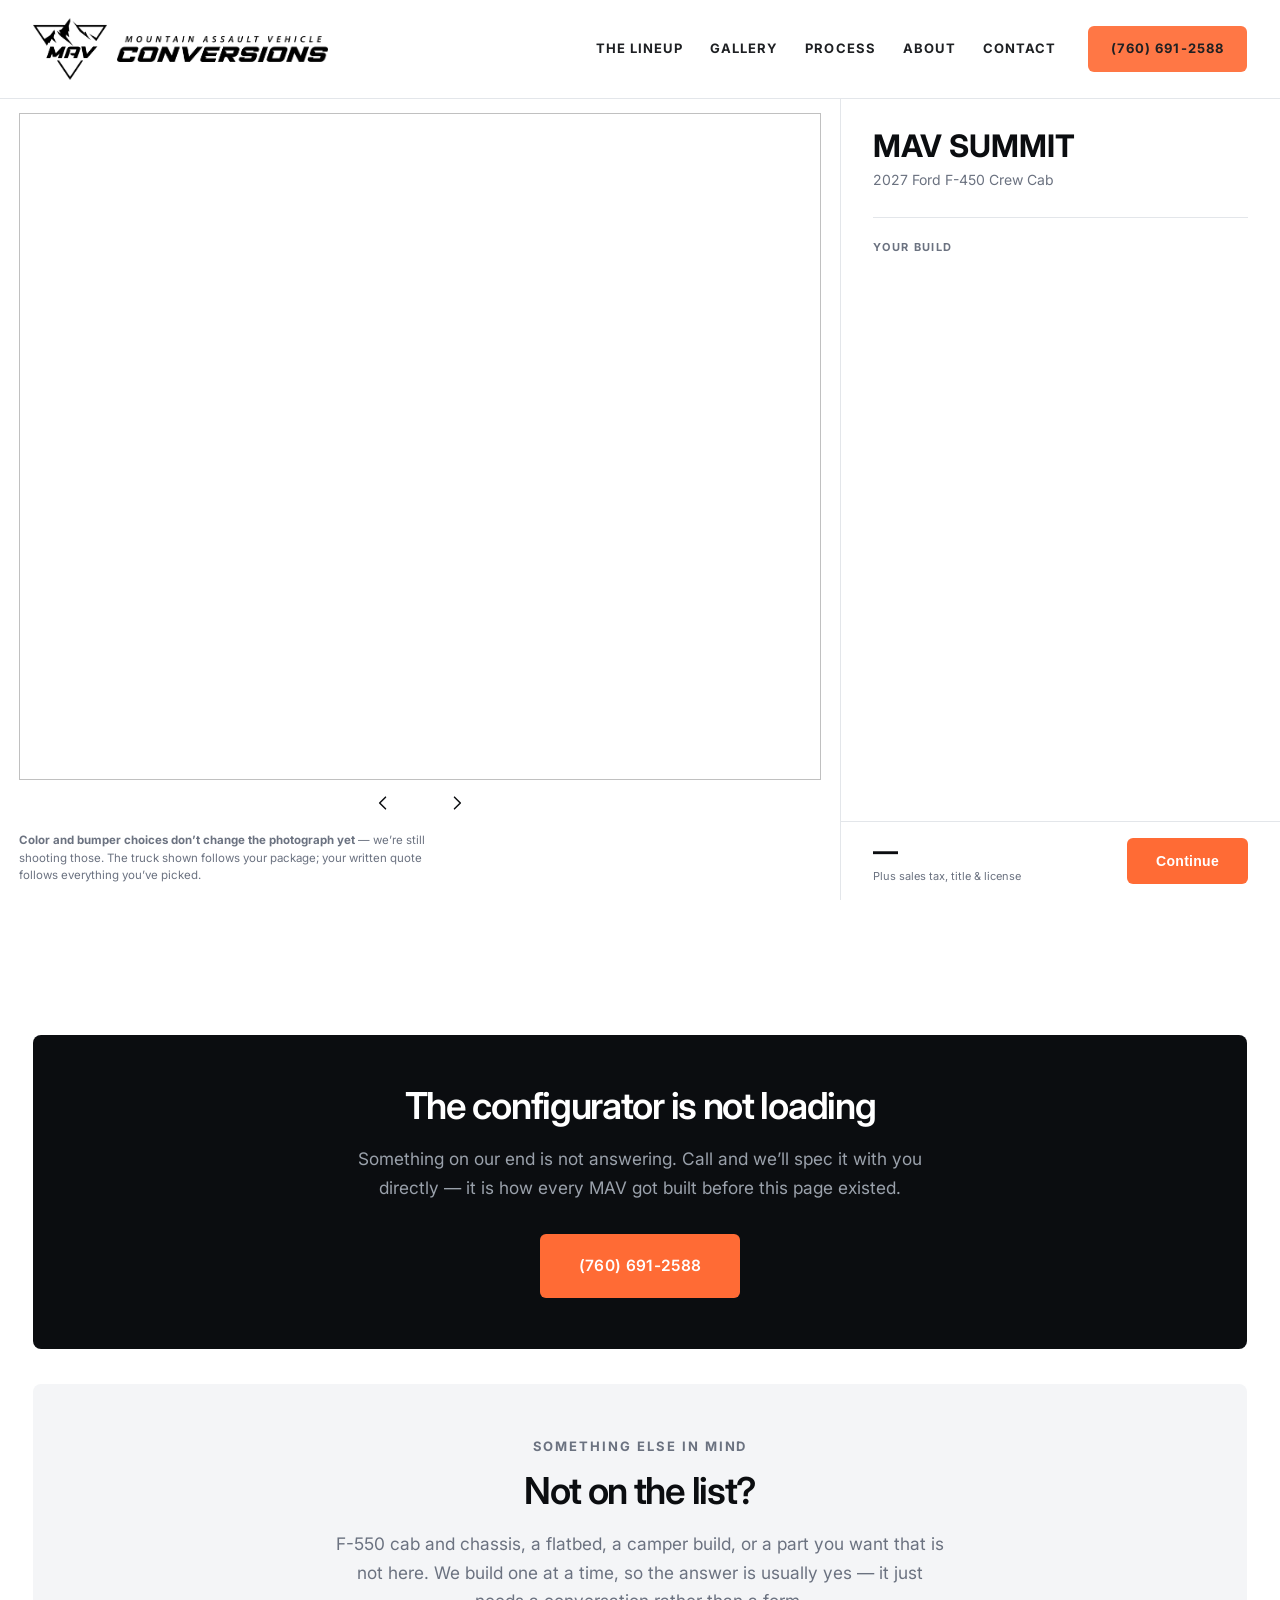
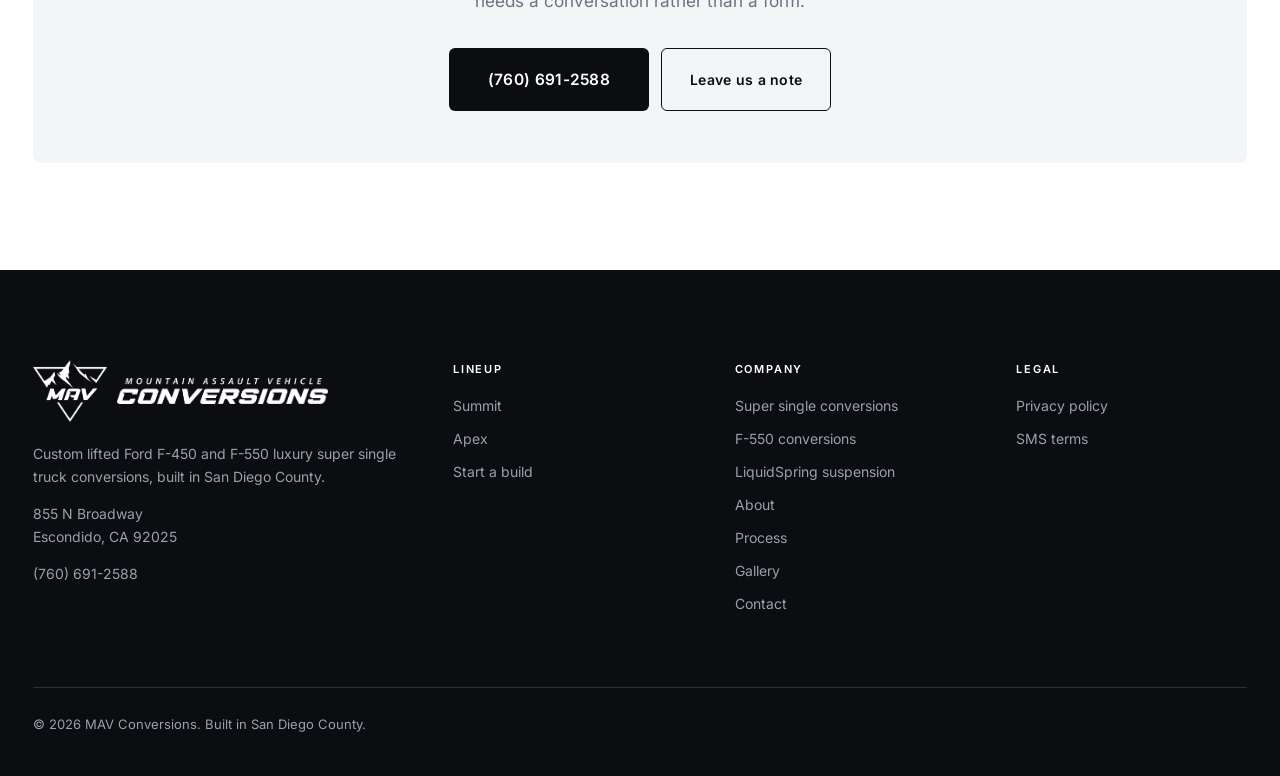
<file: build.html>
<!doctype html>
<html lang="en">
<head>
<meta charset="utf-8">
<meta name="viewport" content="width=device-width, initial-scale=1">
<!-- Meta Pixel Code -- base code only: one PageView per page.
     Advanced Matching ("data matching" in Meta's setup email) is deliberately
     NOT enabled. It reads values out of the forms on the page, hashes them and
     sends them with the pageview; the reserve and build pages collect names,
     emails and phone numbers, and sending those to Meta is the pattern behind
     the CIPA and wiretapping suits being filed against California dealers.
     Conversion events are not here either -- add those in a tag manager.
     Disclosed in privacy-policy.html under "Cookies, tracking and advertising". -->
<script>
!function(f,b,e,v,n,t,s)
{if(f.fbq)return;n=f.fbq=function(){n.callMethod?
n.callMethod.apply(n,arguments):n.queue.push(arguments)};
if(!f._fbq)f._fbq=n;n.push=n;n.loaded=!0;n.version='2.0';
n.queue=[];t=b.createElement(e);t.async=!0;
t.src=v;s=b.getElementsByTagName(e)[0];
s.parentNode.insertBefore(t,s)}(window,document,'script',
'https://connect.facebook.net/en_US/fbevents.js');
fbq('init', '1863578501471272');
fbq('track', 'PageView');
</script>
<noscript><img height="1" width="1" style="display:none"
src="https://www.facebook.com/tr?id=1863578501471272&ev=PageView&noscript=1" alt=""></noscript>
<!-- End Meta Pixel Code -->
<!-- Tab icon: orange mark on a black tile. It reads at 16px where a hairline
     mark on clear ground does not, and it looks the same whatever colour the
     tab strip is. PNGs are the fallback for browsers without SVG favicons. -->
<link rel="icon" type="image/svg+xml" href="media/favicon.svg">
<link rel="icon" type="image/png" sizes="32x32" href="media/favicon-32.png">
<link rel="icon" type="image/png" sizes="48x48" href="media/favicon-48.png">
<title>Build a Super Single Ford F-450 | MAV Conversions</title>
<link rel="canonical" href="https://mavconversions.com/build.html">
<meta name="description" content="Spec your own Ford F-450 super single conversion: trim, color, Summit or Apex package, tires and options, priced from the catalog we quote from.">

<!-- THE CONFIGURATOR.
     Every Start a Build and Configure link on the site points here.

     Nothing on this page is a price list. The options, the prices and the
     equipment lists are fetched from the CRM at
     /api/configurator/catalog, which reads them out of the same build
     catalog the written quote is figured from. The first configurator
     hardcoded its options into the HTML and quietly went stale -- it was
     still advertising Summit at $98,500 four months after the catalog said
     $99,495 -- so this one holds no figures of its own.

     It computes nothing but addition. Prices here are before tax, title
     and license, the same basis the printed pricing sheet quotes on, said
     on the total itself -- so there is no estimate of anybody's county on
     this page to go stale or be wrong.

     The page has no heading and no shell on purpose. A configurator that
     opens on a title and a paragraph is one you have to scroll before you
     can use it, so the truck starts at the top of the window and runs the
     width of it. What the heading said now sits where it is useful: the
     name of the build at the top of the rail, the pricing basis under the
     total, the photo caveat under the picture.

     The photographs are of a finished truck, one set per package, and
     nothing but the package changes them: picking Star White does not
     repaint the Summit in the picture. That is said on the page itself,
     under the stage, rather than left for a customer to notice. When the
     per-color and per-bumper shots exist, PHOTOS in the engine is where
     they go.

     If the catalog cannot be reached the configurator does not render at
     all and the page becomes the phone number, which is what it was
     before this existed. A broken form is worse than a clear ask. -->

<link rel="preconnect" href="https://fonts.googleapis.com">
<link rel="preconnect" href="https://fonts.gstatic.com" crossorigin>
<link href="https://fonts.googleapis.com/css2?family=Inter:wght@400;500;600;700&display=swap" rel="stylesheet">
<link rel="stylesheet" href="styles.css?v=26">
</head>
<body class="no-hero">

<nav class="nav solid" id="nav">
  <div class="nav-inner">
    <a class="nav-logo" href="index.html" aria-label="MAV Conversions home">
      <img class="nav-badge" src="media/badge-white.png" alt="">
      <img class="nav-wordmark" src="media/wordmark-white.png" alt="MAV Conversions">
    </a>
    <div class="nav-links" id="navLinks">
      <a href="index.html#lineup">The Lineup</a>
      <a href="gallery.html">Gallery</a>
      <a href="index.html#process">Process</a>
      <a href="index.html#about">About</a>
      <a href="index.html#contact">Contact</a>
      <a href="tel:+17606912588" class="btn btn-primary">(760) 691-2588</a>
    </div>
    <button class="nav-toggle" id="navToggle" aria-label="Menu" aria-expanded="false">
      <svg width="24" height="24" viewBox="0 0 24 24" fill="none" stroke="currentColor" stroke-width="1.8">
        <path d="M3 6h18M3 12h18M3 18h18"/>
      </svg>
    </button>
  </div>
</nav>

<main>

  <!-- No heading, no lede, no shell. The configurator IS the page and it
       starts at the top of the window: a title and a paragraph above it only
       push the truck down the screen, which is the one thing a configurator
       cannot afford. What the heading used to say now sits where it is
       useful -- the pricing basis on the total, the photo caveat under the
       picture. -->
  <div class="cfg" id="cfg" hidden>

    <div class="cfg-stage">
      <div class="cfg-frame" id="cfgFrame">
        <img id="cfgImg" alt="" fetchpriority="high">
      </div>

      <div class="cfg-nav">
        <button type="button" class="cfg-arrow" data-step="-1" aria-label="Previous view">
          <svg viewBox="0 0 24 24" aria-hidden="true"><path d="M15 5l-7 7 7 7"/></svg>
        </button>
        <div class="cfg-dots" id="cfgDots"></div>
        <button type="button" class="cfg-arrow" data-step="1" aria-label="Next view">
          <svg viewBox="0 0 24 24" aria-hidden="true"><path d="M9 5l7 7-7 7"/></svg>
        </button>
      </div>

      <p class="cfg-disclaimer">
        <strong>Color and bumper choices don&rsquo;t change the photograph yet</strong>
        &mdash; we&rsquo;re still shooting those. The truck shown follows your package;
        your written quote follows everything you&rsquo;ve picked.
      </p>
    </div>

    <div class="cfg-rail">
      <div class="cfg-rail-body">
        <div class="cfg-head">
          <h1 id="cfgTitle">MAV Summit</h1>
          <p id="cfgSubtitle">2027 Ford F-450 Crew Cab</p>
        </div>

        <div id="cfgOpts"></div>

        <div class="cfg-sum">
          <h2>Your build</h2>
          <div id="cfgRows"></div>
          <p class="cfg-fine" id="cfgFine"></p>
        </div>
      </div>

      <div class="cfg-bar">
        <span class="cfg-bar-fig">
          <span class="v" id="cfgTotal">&mdash;</span>
          <span class="cfg-bar-note">Plus sales tax, title &amp; license</span>
        </span>
        <button type="button" class="btn btn-primary" id="cfgGo">Continue</button>
      </div>
    </div>
  </div>

  <p class="cfg-loading" id="cfgLoading">Loading the build catalog&hellip;</p>

  <!-- If the catalog cannot be reached there is no configurator, and a
       broken page must not be a dead end: it becomes the phone number. -->
  <section class="band band-first" id="cfgFail" hidden>
    <div class="shell">
      <div class="panel panel-dark panel-center">
        <h2 class="panel-title panel-title-sm">The configurator is not loading</h2>
        <p class="panel-sub">
          Something on our end is not answering. Call and we&rsquo;ll spec it with you directly
          &mdash; it is how every MAV got built before this page existed.
        </p>
        <div class="actions actions-center">
          <a href="tel:+17606912588" class="btn btn-primary btn-lg">(760) 691-2588</a>
        </div>
      </div>
    </div>
  </section>

  <section class="band band-last">
    <div class="shell">
      <div class="panel panel-center">
        <p class="eyebrow">Something else in mind</p>
        <h2 class="panel-title panel-title-sm">Not on the list?</h2>
        <p class="panel-sub">
          F-550 cab and chassis, a flatbed, a camper build, or a part you want that is not here.
          We build one at a time, so the answer is usually yes &mdash; it just needs a conversation
          rather than a form.
        </p>
        <div class="actions actions-center">
          <a href="tel:+17606912588" class="btn btn-dark btn-lg">(760) 691-2588</a>
          <a href="index.html#contact" class="btn btn-outline">Leave us a note</a>
        </div>
      </div>
    </div>
  </section>

</main>

<footer class="footer">
  <div class="shell">
    <div class="footer-grid">
      <div>
        <div class="footer-logo">
          <img class="footer-badge" src="media/badge-white.png" alt="">
          <img class="footer-wordmark" src="media/wordmark-white.png" alt="MAV Conversions">
        </div>
        <p>Custom lifted Ford F-450 and F-550 luxury super single truck conversions, built in San Diego County.</p>
        <p style="margin-top:14px">855 N Broadway<br>Escondido, CA 92025</p>
        <p style="margin-top:14px"><a href="tel:+17606912588">(760) 691-2588</a></p>
      </div>
      <div>
        <h4>Lineup</h4>
        <ul>
          <li><a href="index.html#lineup">Summit</a></li>
          <li><a href="index.html#lineup">Apex</a></li>
          <li><a href="build.html">Start a build</a></li>
        </ul>
      </div>
      <div>
        <h4>Company</h4>
        <ul>
        <li><a href="super-single-conversions.html">Super single conversions</a></li>
        <li><a href="f550-conversions.html">F-550 conversions</a></li>
        <li><a href="liquidspring-suspension.html">LiquidSpring suspension</a></li>
          <li><a href="index.html#about">About</a></li>
          <li><a href="index.html#process">Process</a></li>
          <li><a href="gallery.html">Gallery</a></li>
          <li><a href="index.html#contact">Contact</a></li>
        </ul>
      </div>
      <div>
        <h4>Legal</h4>
        <ul>
          <li><a href="privacy-policy.html">Privacy policy</a></li>
          <li><a href="sms-terms.html">SMS terms</a></li>
        </ul>
      </div>
    </div>
    <div class="footer-base">
      <span>&copy; 2026 MAV Conversions. Built in San Diego County.</span>
    </div>
  </div>
</footer>

<script>
  document.documentElement.classList.add("js");
  var toggle = document.getElementById("navToggle");
  var links = document.getElementById("navLinks");
  toggle.addEventListener("click", function () {
    var open = links.classList.toggle("open");
    toggle.setAttribute("aria-expanded", String(open));
  });
  links.addEventListener("click", function (e) {
    if (e.target.tagName === "A") { links.classList.remove("open"); toggle.setAttribute("aria-expanded", "false"); }
  });

  // A nav link pointing at the page you are already on is a reload, and
  // browsers restore your scroll position across a reload -- so clicking
  // START A BUILD dropped you back where you were (often the footer) instead of at
  // the top. Scroll instead. Matching on the raw href attribute rather than
  // the resolved URL, because how the host maps these paths is its business.
  Array.prototype.forEach.call(
    document.querySelectorAll('a[href="build.html"]'), function (a) {
      a.addEventListener("click", function (e) {
        // Leave modified clicks alone so "open in a new tab" still works.
        if (e.metaKey || e.ctrlKey || e.shiftKey || e.altKey || e.button !== 0) return;
        e.preventDefault();
        // Drop any #section left in the URL, or a later refresh jumps back down.
        if (location.hash) {
          history.replaceState(null, "", location.pathname + location.search);
        }
        var jump = window.matchMedia("(prefers-reduced-motion: reduce)").matches;
        window.scrollTo({ top: 0, behavior: jump ? "auto" : "smooth" });
      });
    });

  // Scroll position: a fresh click lands at the top, Back and Forward put you
  // back where you were. The browser's own restoration cannot do the second
  // part, because the gallery builds its tiles from JSON after load -- by the
  // time that wall exists the browser has already restored into a page that
  // was still empty, and the position is lost. So restoration is turned off
  // and the position is kept by hand, per page, for this tab only. The same
  // block is on every page so the whole site behaves one way.
  var SCROLL_KEY = "mav:scroll:" + location.pathname + location.search;
  // Was this a link click or a Back? performance.navigation claims to answer
  // that, but inside the host's iframe it is not dependable -- a plain click on
  // Start a Build could come back as a history move and restore the old
  // position. So the answer is written down at the moment of the click instead,
  // and the reading below only falls back to performance when there is no note.
  var forward = false;
  try {
    forward = sessionStorage.getItem("mav:forward") === "1";
    if (forward) sessionStorage.removeItem("mav:forward");
  } catch (err) {}
  var isBack = !forward && (function () {
    var nav = window.performance && performance.getEntriesByType
      && performance.getEntriesByType("navigation")[0];
    if (nav && nav.type) return nav.type === "back_forward";
    var old = window.performance && performance.navigation;
    return !!old && old.type === 2;
  })();
  // Bubble phase on purpose, so this runs AFTER the handlers on the links
  // themselves and can see whether one of them cancelled the click. The
  // same-page links (the logo here, GALLERY on the gallery) scroll instead of
  // navigating; recording those as a move would leave a flag behind that makes
  // the next Back land at the top instead of where you were.
  document.addEventListener("click", function (e) {
    if (e.defaultPrevented) return;
    var a = e.target && e.target.closest && e.target.closest("a[href]");
    if (!a) return;
    var href = a.getAttribute("href") || "";
    // A bare #section or a tel:/mailto:/external link is not a move of ours.
    if (!href || href.charAt(0) === "#" || /^[a-z]+:/i.test(href)) return;
    if (e.metaKey || e.ctrlKey || e.shiftKey || e.altKey || e.button !== 0) return;
    try { sessionStorage.setItem("mav:forward", "1"); } catch (err) {}
  });
  if ("scrollRestoration" in history) history.scrollRestoration = "manual";

  function rememberScroll() {
    try { sessionStorage.setItem(SCROLL_KEY, String(window.scrollY)); } catch (err) {}
  }
  // pagehide covers both leaving the page and it going into the back/forward
  // cache; visibilitychange catches a tab closed without either firing.
  window.addEventListener("pagehide", rememberScroll);
  document.addEventListener("visibilitychange", function () {
    if (document.hidden) rememberScroll();
  });

  // Exposed because the gallery has to call it again once its tiles exist:
  // before that the page has no height to scroll into.
  // If you start scrolling while the page is still loading, you win -- the
  // load handler below must not yank you back. Listening for input rather than
  // the scroll event, because our own scrollTo fires that too.
  var userMoved = false;
  ["wheel", "touchstart", "keydown"].forEach(function (ev) {
    window.addEventListener(ev, function () { userMoved = true; }, { passive: true });
  });

  window.restoreScroll = function () {
    if (location.hash || userMoved) return;   // a #section link, or you, asked
    if (!isBack) { window.scrollTo(0, 0); return; }
    var y = 0;
    try { y = parseInt(sessionStorage.getItem(SCROLL_KEY), 10) || 0; } catch (err) {}
    window.scrollTo(0, y);
  };
  window.restoreScroll();
  window.addEventListener("load", window.restoreScroll);
  // A page served from the back/forward cache never re-runs the script above.
  window.addEventListener("pageshow", function (e) {
    if (e.persisted) { isBack = true; window.restoreScroll(); }
  });

  // =========================================================================
  // THE CONFIGURATOR
  //
  // The engine is the one from the first configurator, which was sound: three
  // price buckets, options carrying their own constraints, and a summary that
  // recomputes from scratch on every change rather than trying to add and
  // subtract its way along. What changed is where the options come from --
  // they were written into the HTML by hand and are now read from the catalog
  // the quote is written from.
  //
  // Two constraints survive from that version because they are still true:
  //   * a color Ford does not offer on the chosen trim cannot be ordered, and
  //     a trim change that strips the chosen color falls back to the first one
  //     that IS available rather than leaving nothing selected;
  //   * an option a package already carries as standard is shown as included
  //     and not charged -- the PSC steering is standard on an Apex and sold on
  //     a Summit, and the customer should see that rather than be told twice.
  //
  // A third is new. The four packages are two choices crossed with the trim:
  // "Summit" means Summit Platinum on a Platinum truck and Summit
  // Non-Platinum on a Lariat. The customer picks Summit or Apex; the trim
  // decides the rest, which is the whole reason the packages were split.
  // =========================================================================
  (function () {
    var elOpts = document.getElementById("cfgOpts");
    if (!elOpts) return;
    var elCfg = document.getElementById("cfg");
    var elLoading = document.getElementById("cfgLoading");
    var elFail = document.getElementById("cfgFail");
    var elRows = document.getElementById("cfgRows");
    var elTotal = document.getElementById("cfgTotal");
    var elFine = document.getElementById("cfgFine");
    var elGo = document.getElementById("cfgGo");
    var ENDPOINT = "https://mav-crm-production.up.railway.app/api/configurator/catalog";

    var elFrame = document.getElementById("cfgFrame");
    var elImg = document.getElementById("cfgImg");
    var elDots = document.getElementById("cfgDots");
    var elTitle = document.getElementById("cfgTitle");
    var elSubtitle = document.getElementById("cfgSubtitle");

    // ----------------------------------------------------------------------
    // THE PHOTOGRAPHS
    //
    // Three views of a finished truck, one set per package -- a black Summit
    // and a white Apex, both shot on the studio sweep. They live here and not
    // in the catalog because they are website assets: the CRM knows what a
    // package costs and what is in it, not what it was photographed against.
    //
    // Order is Jon's: front three-quarter, side, rear three-quarter.
    // ----------------------------------------------------------------------
    // Bumped whenever the files behind these names change. Recropping them in
    // place left browsers serving the old wide-margin versions from disk --
    // a refresh re-fetches the page but not necessarily its images, so one
    // package came back correct and the other did not, which looks like a
    // bug in the page rather than a stale file. A new URL cannot be stale.
    var PHOTO_V = "?v=4";

    // The walk round the truck: three-quarter, head-on, flank, back.
    var PHOTOS = {
      Summit: [
        { view: "Front", src: "media/configurator/summit-front.jpg" },
        { view: "Head-on", src: "media/configurator/summit-nose.jpg" },
        { view: "Side", src: "media/configurator/summit-side.jpg" },
        { view: "Rear", src: "media/configurator/summit-rear.jpg" }
      ],
      Apex: [
        { view: "Front", src: "media/configurator/apex-front.jpg" },
        { view: "Head-on", src: "media/configurator/apex-nose.jpg" },
        { view: "Side", src: "media/configurator/apex-side.jpg" },
        { view: "Rear", src: "media/configurator/apex-rear.jpg" }
      ]
    };
    for (var _pkg in PHOTOS) {
      for (var _i = 0; _i < PHOTOS[_pkg].length; _i++) PHOTOS[_pkg][_i].src += PHOTO_V;
    }

    var cat = null;
    var pick = { platform: null, trim: null, color: null, tier: null, delivery: null, addOns: {} };
    // Which of the three the stage is showing. Kept across a package change:
    // someone looking at the back of a Summit wants the back of the Apex.
    var view = 0;
    var shown = "";

    function money(cents) {
      return "$" + Math.round(cents / 100).toLocaleString("en-US");
    }
    function esc(s) {
      return String(s).replace(/&/g, "&amp;").replace(/</g, "&lt;").replace(/>/g, "&gt;");
    }

    /**
     * What this colour costs on the chosen trim, or null if that trim cannot
     * have it. Both answers come from the same lookup so they cannot
     * disagree -- a colour with no price for a trim is not offered on it.
     */
    function colorPrice(c, trim) {
      if (!c || !trim) return null;
      var v = c.trims ? c.trims[trim.id] : undefined;
      return typeof v === "number" ? v : null;
    }

    /** Which of the four packages this tier means for the chosen trim. */
    function pkg() {
      if (!pick.tier || !pick.trim) return null;
      for (var i = 0; i < cat.tiers.length; i++) {
        if (cat.tiers[i].tier === pick.tier && cat.tiers[i].platinum === pick.trim.platinum) {
          return cat.tiers[i];
        }
      }
      return null;
    }

    /** Is this add-on already standard on the chosen package? */
    function included(addOn) {
      var p = pkg();
      return !!p && p.includes.indexOf(addOn.id) !== -1;
    }

    // -----------------------------------------------------------------------
    function totals() {
      var p = pkg();
      var truckSell =
        (pick.trim ? pick.trim.msrpCents : 0) +
        (colorPrice(pick.color, pick.trim) || 0) +
        cat.fees.sourcingFeeCents;
      var addOnCents = 0;
      var chosen = [];
      for (var i = 0; i < cat.addOns.length; i++) {
        var a = cat.addOns[i];
        // An add-on the package includes is not charged, and an add-on left
        // selected after a tier change that includes it must not be either.
        if (pick.addOns[a.id] && !included(a)) {
          addOnCents += a.addOnPriceCents;
          chosen.push(a);
        }
      }
      var deliveryCents = pick.delivery && pick.delivery.cents ? pick.delivery.cents : 0;
      return {
        truckSell: truckSell,
        vehicleAllIn: truckSell,
        buildAllIn: p ? p.priceCents : 0,
        addOnCents: addOnCents,
        addOns: chosen,
        deliveryCents: deliveryCents,
        total: truckSell + (p ? p.priceCents : 0) + addOnCents + deliveryCents
      };
    }

    function renderSummary() {
      var t = totals();
      var rows = "";
      function row(k, v, sub) {
        rows +=
          '<div class="cfg-row' + (sub ? " cfg-sub-row" : "") + '">' +
          '<span class="k">' + k + "</span>" +
          '<span class="v">' + v + "</span></div>";
      }
      if (pick.trim) {
        // MSRP and the paint upcharge as two lines, not one sum. The printed
        // sheet quotes the bare trim, and a customer holding it should find
        // that number here rather than a larger one they have to account for.
        row(esc("2027 F-450 " + pick.trim.name) + " &mdash; Ford MSRP", money(pick.trim.msrpCents));
        if (pick.color) {
          var cp = colorPrice(pick.color, pick.trim);
          row(
            esc(pick.color.name),
            cp ? "+" + money(cp) : "no cost",
            true
          );
        }
      }
      if (pick.tier) row(esc(pick.tier) + " conversion", money(t.buildAllIn));
      for (var i = 0; i < t.addOns.length; i++) {
        row(esc(t.addOns[i].name), "+" + money(t.addOns[i].addOnPriceCents), true);
      }
      if (pick.delivery) {
        row(
          "Delivery",
          pick.delivery.cents === 0 ? "Included" : t.deliveryCents ? money(t.deliveryCents) : "Quoted"
        );
      }
      elRows.innerHTML = rows;
      elTotal.textContent = money(t.total);
      elFine.innerHTML =
        "Plus sales tax, title and license. Ford MSRP is confirmed against the factory " +
        "order when you place it; conversion pricing is ours and is held for your build." +
        (pick.delivery && pick.delivery.cents === null ? " Shipping is quoted to your ZIP." : "");
      elGo.disabled = !pkg();
    }

    // -----------------------------------------------------------------------
    // Rendering. Every section is drawn the same way and the whole options
    // column is redrawn on any change, because the alternative is patching
    // individual cards and that is where the first version's bugs lived.
    // -----------------------------------------------------------------------
    function card(o) {
      var cls = "cfg-card";
      if (o.on) cls += " is-on";
      if (o.locked) cls += " is-locked";
      return (
        "<button type=\"button\" class=\"" + cls + "\"" +
        (o.disabled ? " disabled" : "") +
        (o.locked || o.disabled ? "" : ' data-k="' + o.k + '" data-v="' + esc(o.v) + '"') +
        ' aria-pressed="' + (o.on ? "true" : "false") + '">' +
        (o.swatch ? '<span class="cfg-swatch" style="background:' + esc(o.swatch) + '"></span>' : "") +
        '<span class="cfg-body"><span class="cfg-name">' + esc(o.name) + "</span>" +
        (o.sub ? '<span class="cfg-sub">' + o.sub + "</span>" : "") +
        "</span>" +
        (o.price ? '<span class="cfg-price">' + o.price + "</span>" : "") +
        "</button>"
      );
    }

    function section(title, note, cards, two) {
      return (
        '<section class="cfg-sec"><h2>' + title + "</h2>" +
        (note ? '<p class="cfg-note">' + note + "</p>" : "") +
        '<div class="cfg-list' + (two ? " cfg-two" : "") + '">' + cards.join("") + "</div></section>"
      );
    }

    /** The stage: the chosen package's photographs, and the switcher. */
    function renderStage() {
      var set = PHOTOS[pick.tier] || PHOTOS.Summit;
      if (view >= set.length) view = 0;

      var want = set[view].src;
      if (want !== shown) {
        // Fade through rather than blinking: the two photographs are the same
        // truck from the same angle, and a hard cut reads as a glitch.
        elFrame.classList.add("is-swapping");
        var next = new Image();
        next.onload = next.onerror = function () {
          elImg.src = want;
          elImg.alt = "MAV " + pick.tier + ", " + set[view].view.toLowerCase() + " view";
          elFrame.classList.remove("is-swapping");
        };
        next.src = want;
        shown = want;
      }

      var dots = "";
      for (var k = 0; k < set.length; k++) {
        dots +=
          '<button type="button" class="cfg-dot' + (k === view ? " is-on" : "") + '"' +
          ' data-view="' + k + '" aria-label="' + esc(set[k].view) + ' view"' +
          ' aria-pressed="' + (k === view ? "true" : "false") + '"></button>';
      }
      elDots.innerHTML = dots;
    }

    /** The rail's own heading: what you are configuring, not what page it is. */
    function renderHead() {
      // The badge in place of the word. It carries the MAV wordmark inside
      // it, so it is not a picture standing next to the name -- it IS the
      // name, set the way the name is set everywhere else. alt keeps the
      // heading reading "MAV Summit" to a screen reader.
      elTitle.innerHTML =
        // width/height so a browser with no stylesheet draws it small
      // rather than stretching 6,041px of badge across the rail.
      '<img class="cfg-mark" src="media/badge-white.png" alt="MAV"' + ' width="56" height="47"> ' +
        esc(pick.tier || "");
      elSubtitle.textContent =
        "2027 Ford F-450 Crew Cab" + (pick.trim ? " " + pick.trim.name : "");
    }

    /** The other two views, fetched before they are asked for. */
    function preload() {
      var set = PHOTOS[pick.tier] || [];
      for (var k = 0; k < set.length; k++) new Image().src = set[k].src;
    }

    function render() {
      renderStage();
      renderHead();
      var out = "";
      var i;

      // --- platform --------------------------------------------------------
      var cards = [];
      for (i = 0; i < cat.platforms.length; i++) {
        var pf = cat.platforms[i];
        cards.push(
          card({
            k: "platform", v: pf.id, name: pf.name, sub: esc(pf.note),
            // A greyed row elsewhere says what you would have to pick to get
            // it. This one says the same thing: you cannot choose it here,
            // you ring us. Without it the card is the only greyed box on the
            // page with an empty right-hand column, which is what made it
            // look like a different kind of grey rather than the same one.
            price: pf.available ? "" : "CALL US",
            on: pick.platform === pf.id, disabled: !pf.available
          })
        );
      }
      out += section("Chassis", "", cards);

      // --- package ---------------------------------------------------------
      cards = [];
      var seen = {};
      for (i = 0; i < cat.tiers.length; i++) {
        var ti = cat.tiers[i];
        // Four rows in the catalog, two choices on the page. The trim picks
        // which half -- Platinum trucks take the Platinum parts list -- and
        // since the two halves have cost the same since 2026-10-14 the card
        // reads identically either way, which is why this can sit above the
        // trim without the price moving under the customer.
        if (!pick.trim || ti.platinum !== pick.trim.platinum) continue;
        if (seen[ti.tier]) continue;
        seen[ti.tier] = 1;
        cards.push(
          card({
            k: "tier", v: ti.tier, name: ti.tier,
            sub: ti.tier === "Summit" ? "2&Prime; lift &middot; 41&Prime; tires" : "4&Prime; lift &middot; 44&Prime; tires &middot; hydraulic steering",
            price: money(ti.priceCents),
            on: pick.tier === ti.tier
          })
        );
      }
      out += section("Build package", "Our conversion price, on top of the Ford. This is what changes the photograph.", cards, true);
      // --- trim ------------------------------------------------------------
      cards = [];
      for (i = 0; i < cat.trims.length; i++) {
        var tr = cat.trims[i];
        cards.push(
          card({
            k: "trim", v: tr.id, name: tr.name, price: money(tr.msrpCents),
            on: !!pick.trim && pick.trim.id === tr.id
          })
        );
      }
      out += section("Ford trim", "Ford&rsquo;s price for the truck itself, before our build.", cards, true);

      // --- color -----------------------------------------------------------
      cards = [];
      var greyed = 0;
      for (i = 0; i < cat.colors.length; i++) {
        var c = cat.colors[i];
        var cPrice = colorPrice(c, pick.trim);
        var ok = !pick.trim || cPrice !== null;
        if (!ok) greyed++;
        cards.push(
          card({
            k: "color", v: c.id, name: c.name, swatch: c.hex,
            price: cPrice ? "+" + money(cPrice) : "Included",
            on: !!pick.color && pick.color.id === c.id, disabled: !ok
          })
        );
      }
      out += section(
        "Exterior color",
        // Only worth saying when something IS greyed out. Every trim takes
        // every colour today, so the note explained a thing that was not on
        // the screen; it comes back by itself the day one of them stops.
        greyed
          ? "Greyed out means Ford does not offer it on the " +
            esc(pick.trim ? pick.trim.name : "selected trim") + "."
          : "",
        cards,
        true
      );


      // --- what the truck has, system by system ----------------------------
      //
      // One section per system with a single card in it, ticked and locked.
      // The package price covers all of it, so there is nothing to choose --
      // it is shown because the customer is getting it, and because the
      // difference between the packages lives here: a 2in lift on 41s
      // against a 4in lift on 44s.
      var p = pkg();
      if (p) {
        // Both options where the packages differ, with the one they are not
        // getting greyed and named for the package that has it. A Summit
        // buyer should be able to see the Apex rides on 44s without having
        // to click Apex to find out.
        var fs = cat.featureSections || [];
        for (i = 0; i < fs.length; i++) {
          cards = [];
          for (var fo = 0; fo < fs[i].options.length; fo++) {
            var opt = fs[i].options[fo];
            var mine = !opt.tier || opt.tier === pick.tier;
            cards.push(
              card({
                name: opt.name,
                // The greyed row says which package has it, which is the
                // only thing worth knowing about a row you cannot pick.
                price: mine ? "Included" : esc(opt.tier).toUpperCase(),
                on: mine,
                locked: mine,
                disabled: !mine
              })
            );
          }
          out += section(fs[i].section, "", cards);
        }
      }

      // --- add-ons ---------------------------------------------------------
      if (p) {
        cards = [];
        // Fitted to every truck. Listed among the options so somebody
        // scanning for what to add can see what they already have.
        for (i = 0; i < (cat.standardExtras || []).length; i++) {
          cards.push(
            card({ name: cat.standardExtras[i], price: "Included", on: true, locked: true })
          );
        }
        for (i = 0; i < cat.addOns.length; i++) {
          var a = cat.addOns[i];
          var inc = included(a);
          cards.push(
            card({
              k: "addon", v: a.id, name: a.name, sub: esc(a.category),
              price: inc ? "Included" : "+" + money(a.addOnPriceCents),
              on: inc || !!pick.addOns[a.id], locked: inc
            })
          );
        }
        out += section(
          "Options",
          "Everything above is in the package price. These are the extras.",
          cards
        );
      }

      // --- delivery --------------------------------------------------------
      cards = [];
      for (i = 0; i < cat.delivery.length; i++) {
        var d = cat.delivery[i];
        cards.push(
          card({
            k: "delivery", v: d.id, name: d.name, sub: esc(d.note),
            price: d.cents === 0 ? "Included" : "Quoted",
            on: !!pick.delivery && pick.delivery.id === d.id
          })
        );
      }
      out += section("Delivery", "", cards, true);

      elOpts.innerHTML = out;
      renderSummary();
    }

    // -----------------------------------------------------------------------
    function choose(k, v) {
      var i;
      if (k === "platform") pick.platform = v;
      if (k === "delivery") {
        for (i = 0; i < cat.delivery.length; i++) if (cat.delivery[i].id === v) pick.delivery = cat.delivery[i];
      }
      if (k === "addon") pick.addOns[v] = !pick.addOns[v];
      if (k === "tier") {
        pick.tier = v;
        preload();
      }
      if (k === "color") {
        for (i = 0; i < cat.colors.length; i++) if (cat.colors[i].id === v) pick.color = cat.colors[i];
      }
      if (k === "trim") {
        for (i = 0; i < cat.trims.length; i++) if (cat.trims[i].id === v) pick.trim = cat.trims[i];
        // The chosen color may not exist on this trim any more. Falling back
        // to the first one that does beats leaving the page with no color and
        // a total that silently drops an upcharge.
        if (colorPrice(pick.color, pick.trim) === null) pick.color = null;
        if (!pick.color) {
          for (i = 0; i < cat.colors.length; i++) {
            if (colorPrice(cat.colors[i], pick.trim) !== null) { pick.color = cat.colors[i]; break; }
          }
        }
      }
      render();
    }

    elDots.addEventListener("click", function (e) {
      var btn = e.target.closest ? e.target.closest(".cfg-dot") : null;
      if (!btn) return;
      view = parseInt(btn.dataset.view, 10) || 0;
      renderStage();
    });

    // The arrows wrap, because three views in a ring is what the dots imply
    // and a dead arrow at either end is a worse answer than coming round.
    var arrows = document.querySelectorAll(".cfg-arrow");
    Array.prototype.forEach.call(arrows, function (btn) {
      btn.addEventListener("click", function () {
        var n = (PHOTOS[pick.tier] || []).length || 1;
        view = (view + parseInt(btn.dataset.step, 10) + n) % n;
        renderStage();
      });
    });

    elOpts.addEventListener("click", function (e) {
      var btn = e.target.closest ? e.target.closest(".cfg-card") : null;
      if (!btn || btn.disabled || !btn.dataset.k) return;
      choose(btn.dataset.k, btn.dataset.v);
    });

    // -----------------------------------------------------------------------
    // Handing off. The spec goes to the next page as data AND as the text the
    // rep will read in the CRM, built here because this is the only place
    // that knows what was shown -- rebuilding the wording on the server from
    // a bag of ids is how the two come to disagree.
    // -----------------------------------------------------------------------
    elGo.addEventListener("click", function () {
      var p = pkg();
      if (!p) return;
      var t = totals();
      var lines = [
        // Plain text: this becomes a message in the CRM thread, where an HTML
        // entity would arrive as the literal characters "&mdash;".
        "2027 Ford F-450 Crew Cab " + pick.trim.name + " — MSRP " + money(pick.trim.msrpCents),
        "Color: " + pick.color.name +
          (colorPrice(pick.color, pick.trim) ? " +" + money(colorPrice(pick.color, pick.trim)) : " (no cost)"),
        pick.tier + " package (" + p.tier + " " + (p.platinum ? "Platinum" : "Non-Platinum") + ")"
      ];
      if (t.addOns.length) {
        lines.push("Options:");
        for (var i = 0; i < t.addOns.length; i++) {
          lines.push("  - " + t.addOns[i].name + " +" + money(t.addOns[i].addOnPriceCents));
        }
      } else {
        lines.push("Options: none");
      }
      lines.push("Delivery: " + pick.delivery.name);
      lines.push("");
      lines.push("Ford chassis: " + money(t.vehicleAllIn));
      lines.push("Conversion: " + money(t.buildAllIn));
      if (t.addOnCents) lines.push("Options: " + money(t.addOnCents));
      lines.push("Total: " + money(t.total) + " plus sales tax, title and license");

      try {
        sessionStorage.setItem(
          "mav_cfg",
          JSON.stringify({
            trim: pick.trim.name,
            trimMsrp: pick.trim.msrpCents,
            color: pick.color.name,
            colorUpcharge: colorPrice(pick.color, pick.trim) || 0,
            tier: pick.tier,
            packageName: p.tier + " " + (p.platinum ? "Platinum" : "Non-Platinum"),
            addOns: t.addOns.map(function (a) { return { name: a.name, cents: a.addOnPriceCents }; }),
            delivery: pick.delivery.name,
            vehicleAllIn: t.vehicleAllIn,
            buildAllIn: t.buildAllIn,
            addOnCents: t.addOnCents,
            total: t.total,
            spec: lines.join("\n")
          })
        );
        sessionStorage.setItem("mav:forward", "1");
      } catch (err) {}
      window.location.href = "reserve.html";
    });

    // -----------------------------------------------------------------------
    fetch(ENDPOINT)
      .then(function (r) { if (!r.ok) throw new Error(r.status); return r.json(); })
      .then(function (data) {
        cat = data;
        // Defaults: the cheapest honest configuration, so the page opens on a
        // real truck with a real price rather than on a set of empty questions.
        pick.platform = cat.platforms[0].id;
        pick.trim = cat.trims[0];
        pick.color = cat.colors[0];
        pick.tier = "Summit";
        pick.delivery = cat.delivery[0];
        elLoading.hidden = true;
        elCfg.hidden = false;
        // The page stops scrolling now: the configurator is exactly one
        // window tall, the rail does its own scrolling, and there is nothing
        // under the truck to reach. Set from here rather than in the markup
        // on purpose -- if the catalog never arrives the page is a phone
        // number and a footer, and that still has to scroll.
        document.body.classList.add("cfg-locked");
        render();
        preload();
      })
      .catch(function () {
        elLoading.hidden = true;
        elFail.hidden = false;
      });
  })();
</script>
</body>
</html>
</file>
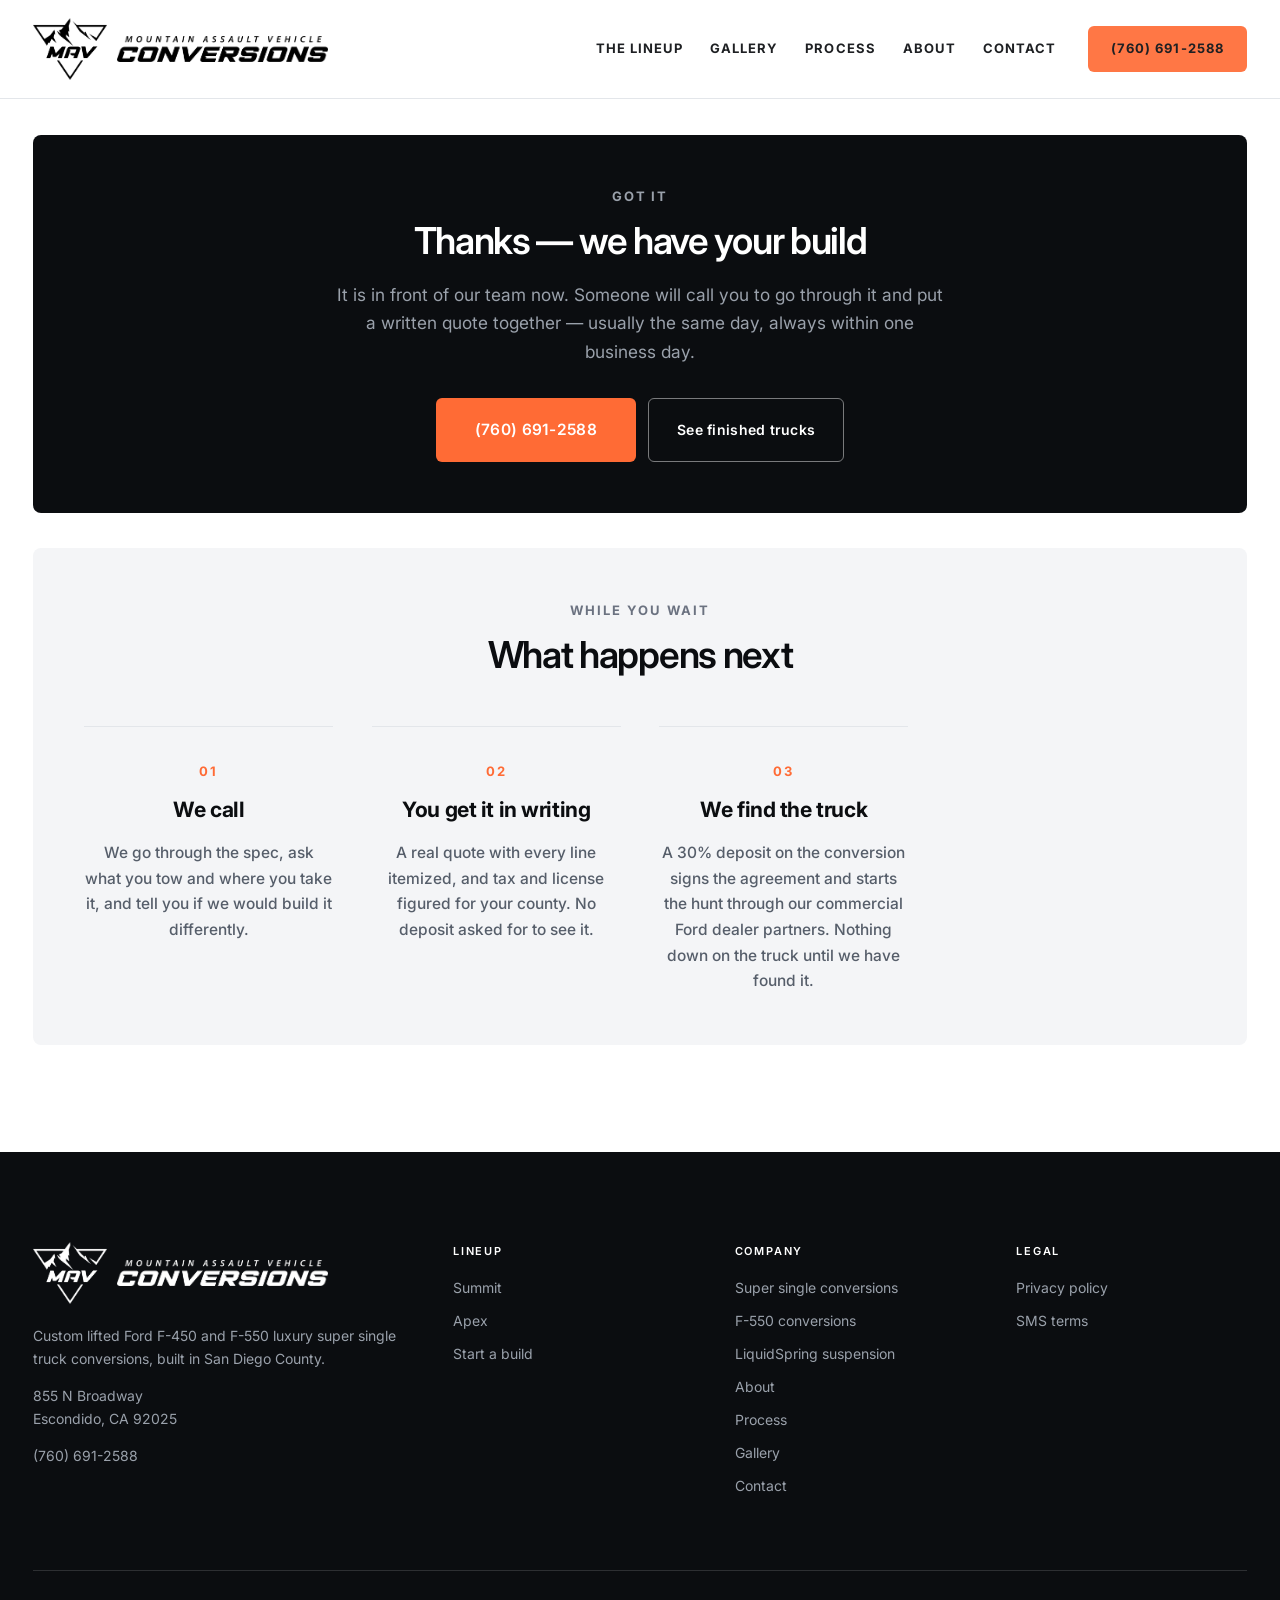
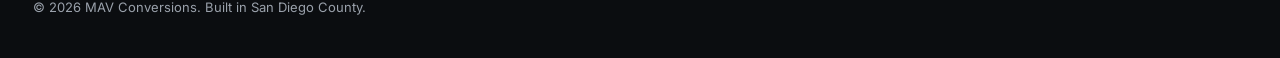
<file: confirmation.html>
<!doctype html>
<html lang="en">
<head>
<meta charset="utf-8">
<meta name="viewport" content="width=device-width, initial-scale=1">
<!-- Meta Pixel Code -- base code only: one PageView per page.
     Advanced Matching ("data matching" in Meta's setup email) is deliberately
     NOT enabled. It reads values out of the forms on the page, hashes them and
     sends them with the pageview; the reserve and build pages collect names,
     emails and phone numbers, and sending those to Meta is the pattern behind
     the CIPA and wiretapping suits being filed against California dealers.
     Conversion events are not here either -- add those in a tag manager.
     Disclosed in privacy-policy.html under "Cookies, tracking and advertising". -->
<script>
!function(f,b,e,v,n,t,s)
{if(f.fbq)return;n=f.fbq=function(){n.callMethod?
n.callMethod.apply(n,arguments):n.queue.push(arguments)};
if(!f._fbq)f._fbq=n;n.push=n;n.loaded=!0;n.version='2.0';
n.queue=[];t=b.createElement(e);t.async=!0;
t.src=v;s=b.getElementsByTagName(e)[0];
s.parentNode.insertBefore(t,s)}(window,document,'script',
'https://connect.facebook.net/en_US/fbevents.js');
fbq('init', '1863578501471272');
fbq('track', 'PageView');
</script>
<noscript><img height="1" width="1" style="display:none"
src="https://www.facebook.com/tr?id=1863578501471272&ev=PageView&noscript=1" alt=""></noscript>
<!-- End Meta Pixel Code -->
<!-- Tab icon: orange mark on a black tile. It reads at 16px where a hairline
     mark on clear ground does not, and it looks the same whatever colour the
     tab strip is. PNGs are the fallback for browsers without SVG favicons. -->
<link rel="icon" type="image/svg+xml" href="media/favicon.svg">
<link rel="icon" type="image/png" sizes="32x32" href="media/favicon-32.png">
<link rel="icon" type="image/png" sizes="48x48" href="media/favicon-48.png">
<title>Thanks — MAV Conversions</title>
<meta name="description" content="Your build is with the MAV team. We will call to go through it and put a written quote together.">

<!-- STEP 3 OF THE CONFIGURATOR.
     The receipt. Shows the reference number the CRM issued, recaps the
     build, and says plainly what happens next.

     It clears the stored build on the way out: leaving it would mean the
     Back button offers to send the same truck a second time, and the rep
     would work the same enquiry twice. -->

<link rel="preconnect" href="https://fonts.googleapis.com">
<link rel="preconnect" href="https://fonts.gstatic.com" crossorigin>
<link href="https://fonts.googleapis.com/css2?family=Inter:wght@400;500;600;700&display=swap" rel="stylesheet">
<meta name="robots" content="noindex">
<link rel="stylesheet" href="styles.css?v=26">
</head>
<body class="no-hero">

<nav class="nav solid" id="nav">
  <div class="nav-inner">
    <a class="nav-logo" href="index.html" aria-label="MAV Conversions home">
      <img class="nav-badge" src="media/badge-white.png" alt="">
      <img class="nav-wordmark" src="media/wordmark-white.png" alt="MAV Conversions">
    </a>
    <div class="nav-links" id="navLinks">
      <a href="index.html#lineup">The Lineup</a>
      <a href="gallery.html">Gallery</a>
      <a href="index.html#process">Process</a>
      <a href="index.html#about">About</a>
      <a href="index.html#contact">Contact</a>
      <a href="tel:+17606912588" class="btn btn-primary">(760) 691-2588</a>
    </div>
    <button class="nav-toggle" id="navToggle" aria-label="Menu" aria-expanded="false">
      <svg width="24" height="24" viewBox="0 0 24 24" fill="none" stroke="currentColor" stroke-width="1.8">
        <path d="M3 6h18M3 12h18M3 18h18"/>
      </svg>
    </button>
  </div>
</nav>

<main>

  <section class="band band-first">
    <div class="shell">
      <div class="panel panel-dark panel-center">
        <p class="eyebrow on-dark">Got it</p>
        <h1 class="panel-title panel-title-sm" id="cfTitle">Thanks &mdash; we have your build</h1>
        <p class="panel-sub" id="cfLede">
          It is in front of our team now. Someone will call you to go through it and put a written
          quote together &mdash; usually the same day, always within one business day.
        </p>
        <p class="panel-sub" id="cfRef"></p>

        <div class="cfg-bill" id="cfSpec"></div>

        <div class="actions actions-center">
          <a href="tel:+17606912588" class="btn btn-primary btn-lg">(760) 691-2588</a>
          <a href="gallery.html" class="btn btn-ghost">See finished trucks</a>
        </div>
      </div>
    </div>
  </section>

  <section class="band band-last">
    <div class="shell">
      <div class="panel panel-center">
        <p class="eyebrow">While you wait</p>
        <h2 class="panel-title panel-title-sm">What happens next</h2>
        <div class="steps">
          <div class="step">
            <p class="step-n">01</p>
            <h3>We call</h3>
            <p>We go through the spec, ask what you tow and where you take it, and tell you if we would build it differently.</p>
          </div>
          <div class="step">
            <p class="step-n">02</p>
            <h3>You get it in writing</h3>
            <p>A real quote with every line itemized, and tax and license figured for your county. No deposit asked for to see it.</p>
          </div>
          <div class="step">
            <p class="step-n">03</p>
            <h3>We find the truck</h3>
            <p>A 30% deposit on the conversion signs the agreement and starts the hunt through our commercial Ford dealer partners. Nothing down on the truck until we have found it.</p>
          </div>
        </div>
      </div>
    </div>
  </section>

</main>

<footer class="footer">
  <div class="shell">
    <div class="footer-grid">
      <div>
        <div class="footer-logo">
          <img class="footer-badge" src="media/badge-white.png" alt="">
          <img class="footer-wordmark" src="media/wordmark-white.png" alt="MAV Conversions">
        </div>
        <p>Custom lifted Ford F-450 and F-550 luxury super single truck conversions, built in San Diego County.</p>
        <p style="margin-top:14px">855 N Broadway<br>Escondido, CA 92025</p>
        <p style="margin-top:14px"><a href="tel:+17606912588">(760) 691-2588</a></p>
      </div>
      <div>
        <h4>Lineup</h4>
        <ul>
          <li><a href="index.html#lineup">Summit</a></li>
          <li><a href="index.html#lineup">Apex</a></li>
          <li><a href="build.html">Start a build</a></li>
        </ul>
      </div>
      <div>
        <h4>Company</h4>
        <ul>
        <li><a href="super-single-conversions.html">Super single conversions</a></li>
        <li><a href="f550-conversions.html">F-550 conversions</a></li>
        <li><a href="liquidspring-suspension.html">LiquidSpring suspension</a></li>
          <li><a href="index.html#about">About</a></li>
          <li><a href="index.html#process">Process</a></li>
          <li><a href="gallery.html">Gallery</a></li>
          <li><a href="index.html#contact">Contact</a></li>
        </ul>
      </div>
      <div>
        <h4>Legal</h4>
        <ul>
          <li><a href="privacy-policy.html">Privacy policy</a></li>
          <li><a href="sms-terms.html">SMS terms</a></li>
        </ul>
      </div>
    </div>
    <div class="footer-base">
      <span>&copy; 2026 MAV Conversions. Built in San Diego County.</span>
    </div>
  </div>
</footer>

<script>
  document.documentElement.classList.add("js");
  var toggle = document.getElementById("navToggle");
  var links = document.getElementById("navLinks");
  toggle.addEventListener("click", function () {
    var open = links.classList.toggle("open");
    toggle.setAttribute("aria-expanded", String(open));
  });
  links.addEventListener("click", function (e) {
    if (e.target.tagName === "A") { links.classList.remove("open"); toggle.setAttribute("aria-expanded", "false"); }
  });

  // A nav link pointing at the page you are already on is a reload, and
  // browsers restore your scroll position across a reload -- so clicking
  // START A BUILD dropped you back where you were (often the footer) instead of at
  // the top. Scroll instead. Matching on the raw href attribute rather than
  // the resolved URL, because how the host maps these paths is its business.
  Array.prototype.forEach.call(
    document.querySelectorAll('a[href="build.html"]'), function (a) {
      a.addEventListener("click", function (e) {
        // Leave modified clicks alone so "open in a new tab" still works.
        if (e.metaKey || e.ctrlKey || e.shiftKey || e.altKey || e.button !== 0) return;
        e.preventDefault();
        // Drop any #section left in the URL, or a later refresh jumps back down.
        if (location.hash) {
          history.replaceState(null, "", location.pathname + location.search);
        }
        var jump = window.matchMedia("(prefers-reduced-motion: reduce)").matches;
        window.scrollTo({ top: 0, behavior: jump ? "auto" : "smooth" });
      });
    });

  // Scroll position: a fresh click lands at the top, Back and Forward put you
  // back where you were. The browser's own restoration cannot do the second
  // part, because the gallery builds its tiles from JSON after load -- by the
  // time that wall exists the browser has already restored into a page that
  // was still empty, and the position is lost. So restoration is turned off
  // and the position is kept by hand, per page, for this tab only. The same
  // block is on every page so the whole site behaves one way.
  var SCROLL_KEY = "mav:scroll:" + location.pathname + location.search;
  // Was this a link click or a Back? performance.navigation claims to answer
  // that, but inside the host's iframe it is not dependable -- a plain click on
  // Start a Build could come back as a history move and restore the old
  // position. So the answer is written down at the moment of the click instead,
  // and the reading below only falls back to performance when there is no note.
  var forward = false;
  try {
    forward = sessionStorage.getItem("mav:forward") === "1";
    if (forward) sessionStorage.removeItem("mav:forward");
  } catch (err) {}
  var isBack = !forward && (function () {
    var nav = window.performance && performance.getEntriesByType
      && performance.getEntriesByType("navigation")[0];
    if (nav && nav.type) return nav.type === "back_forward";
    var old = window.performance && performance.navigation;
    return !!old && old.type === 2;
  })();
  // Bubble phase on purpose, so this runs AFTER the handlers on the links
  // themselves and can see whether one of them cancelled the click. The
  // same-page links (the logo here, GALLERY on the gallery) scroll instead of
  // navigating; recording those as a move would leave a flag behind that makes
  // the next Back land at the top instead of where you were.
  document.addEventListener("click", function (e) {
    if (e.defaultPrevented) return;
    var a = e.target && e.target.closest && e.target.closest("a[href]");
    if (!a) return;
    var href = a.getAttribute("href") || "";
    // A bare #section or a tel:/mailto:/external link is not a move of ours.
    if (!href || href.charAt(0) === "#" || /^[a-z]+:/i.test(href)) return;
    if (e.metaKey || e.ctrlKey || e.shiftKey || e.altKey || e.button !== 0) return;
    try { sessionStorage.setItem("mav:forward", "1"); } catch (err) {}
  });
  if ("scrollRestoration" in history) history.scrollRestoration = "manual";

  function rememberScroll() {
    try { sessionStorage.setItem(SCROLL_KEY, String(window.scrollY)); } catch (err) {}
  }
  // pagehide covers both leaving the page and it going into the back/forward
  // cache; visibilitychange catches a tab closed without either firing.
  window.addEventListener("pagehide", rememberScroll);
  document.addEventListener("visibilitychange", function () {
    if (document.hidden) rememberScroll();
  });

  // Exposed because the gallery has to call it again once its tiles exist:
  // before that the page has no height to scroll into.
  // If you start scrolling while the page is still loading, you win -- the
  // load handler below must not yank you back. Listening for input rather than
  // the scroll event, because our own scrollTo fires that too.
  var userMoved = false;
  ["wheel", "touchstart", "keydown"].forEach(function (ev) {
    window.addEventListener(ev, function () { userMoved = true; }, { passive: true });
  });

  window.restoreScroll = function () {
    if (location.hash || userMoved) return;   // a #section link, or you, asked
    if (!isBack) { window.scrollTo(0, 0); return; }
    var y = 0;
    try { y = parseInt(sessionStorage.getItem(SCROLL_KEY), 10) || 0; } catch (err) {}
    window.scrollTo(0, y);
  };
  window.restoreScroll();
  window.addEventListener("load", window.restoreScroll);
  // A page served from the back/forward cache never re-runs the script above.
  window.addEventListener("pageshow", function (e) {
    if (e.persisted) { isBack = true; window.restoreScroll(); }
  });

  // =========================================================================
  // THE CONFIRMATION PAGE
  //
  // Nothing here is fetched. The reference and the spec were put in session
  // storage by the two pages before this one, and a refresh that finds them
  // gone still shows a page that reads correctly -- it just drops the recap
  // rather than showing an error about a lead that was sent successfully.
  // =========================================================================
  (function () {
    var elRef = document.getElementById("cfRef");
    if (!elRef) return;
    var ref = "", name = "", build = null;
    try {
      ref = sessionStorage.getItem("mav_ref") || "";
      name = sessionStorage.getItem("mav_name") || "";
      build = JSON.parse(sessionStorage.getItem("mav_cfg") || "null");
    } catch (err) {}

    function esc(s) {
      return String(s).replace(/&/g, "&amp;").replace(/</g, "&lt;").replace(/>/g, "&gt;");
    }
    function money(cents) {
      return "$" + Math.round(cents / 100).toLocaleString("en-US");
    }

    if (name) {
      document.getElementById("cfTitle").innerHTML = "Thanks, " + esc(name) + " &mdash; we have your build";
    }
    if (ref) {
      elRef.innerHTML = "Your reference is <strong>" + esc(ref) + "</strong>. Quote it on the phone and we will find you straight away.";
    }

    if (build && build.total) {
      var html = "<h3>What you spec&rsquo;d</h3>";
      function row(k, v, cls) {
        return '<div class="cfg-row' + (cls ? " " + cls : "") + '"><span class="k">' + k +
               '</span><span class="v">' + v + "</span></div>";
      }
      html += row("2027 Ford F-450 Crew Cab " + esc(build.trim), esc(build.color));
      html += row(esc(build.tier) + " package", money(build.buildAllIn));
      for (var i = 0; i < (build.addOns || []).length; i++) {
        html += row(esc(build.addOns[i].name), "+" + money(build.addOns[i].cents), "cfg-sub-row");
      }
      html += row("Delivery", esc(build.delivery));
      html += '<div class="cfg-total"><span class="k">Total</span><span class="v">' +
              money(build.total) + "</span></div>";
      html += '<p class="cfg-fine">Plus sales tax, title and license.</p>';
      document.getElementById("cfSpec").innerHTML = html;
    }

    // One build per enquiry. Leaving it in storage means the Back button
    // offers to send the same truck again, and the rep gets it twice.
    try {
      sessionStorage.removeItem("mav_cfg");
    } catch (err) {}
  })();
</script>
</body>
</html>
</file>
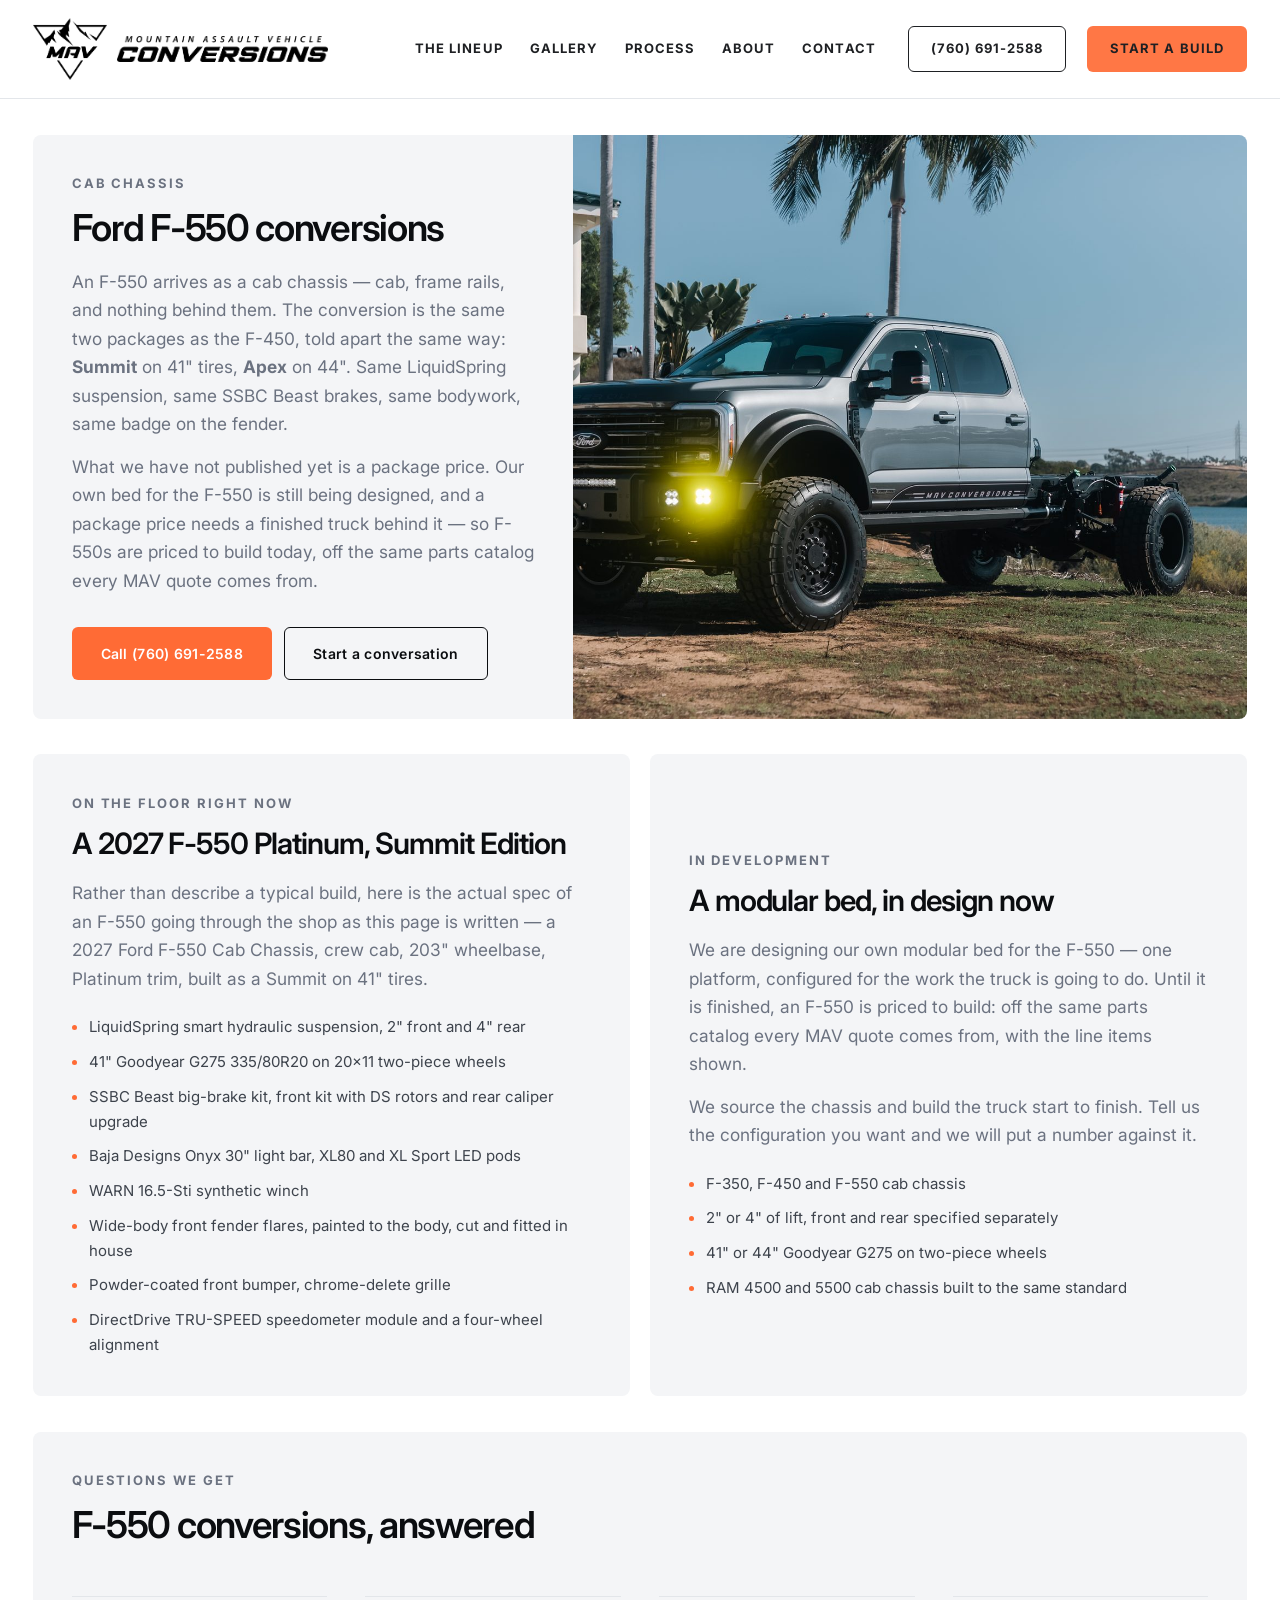
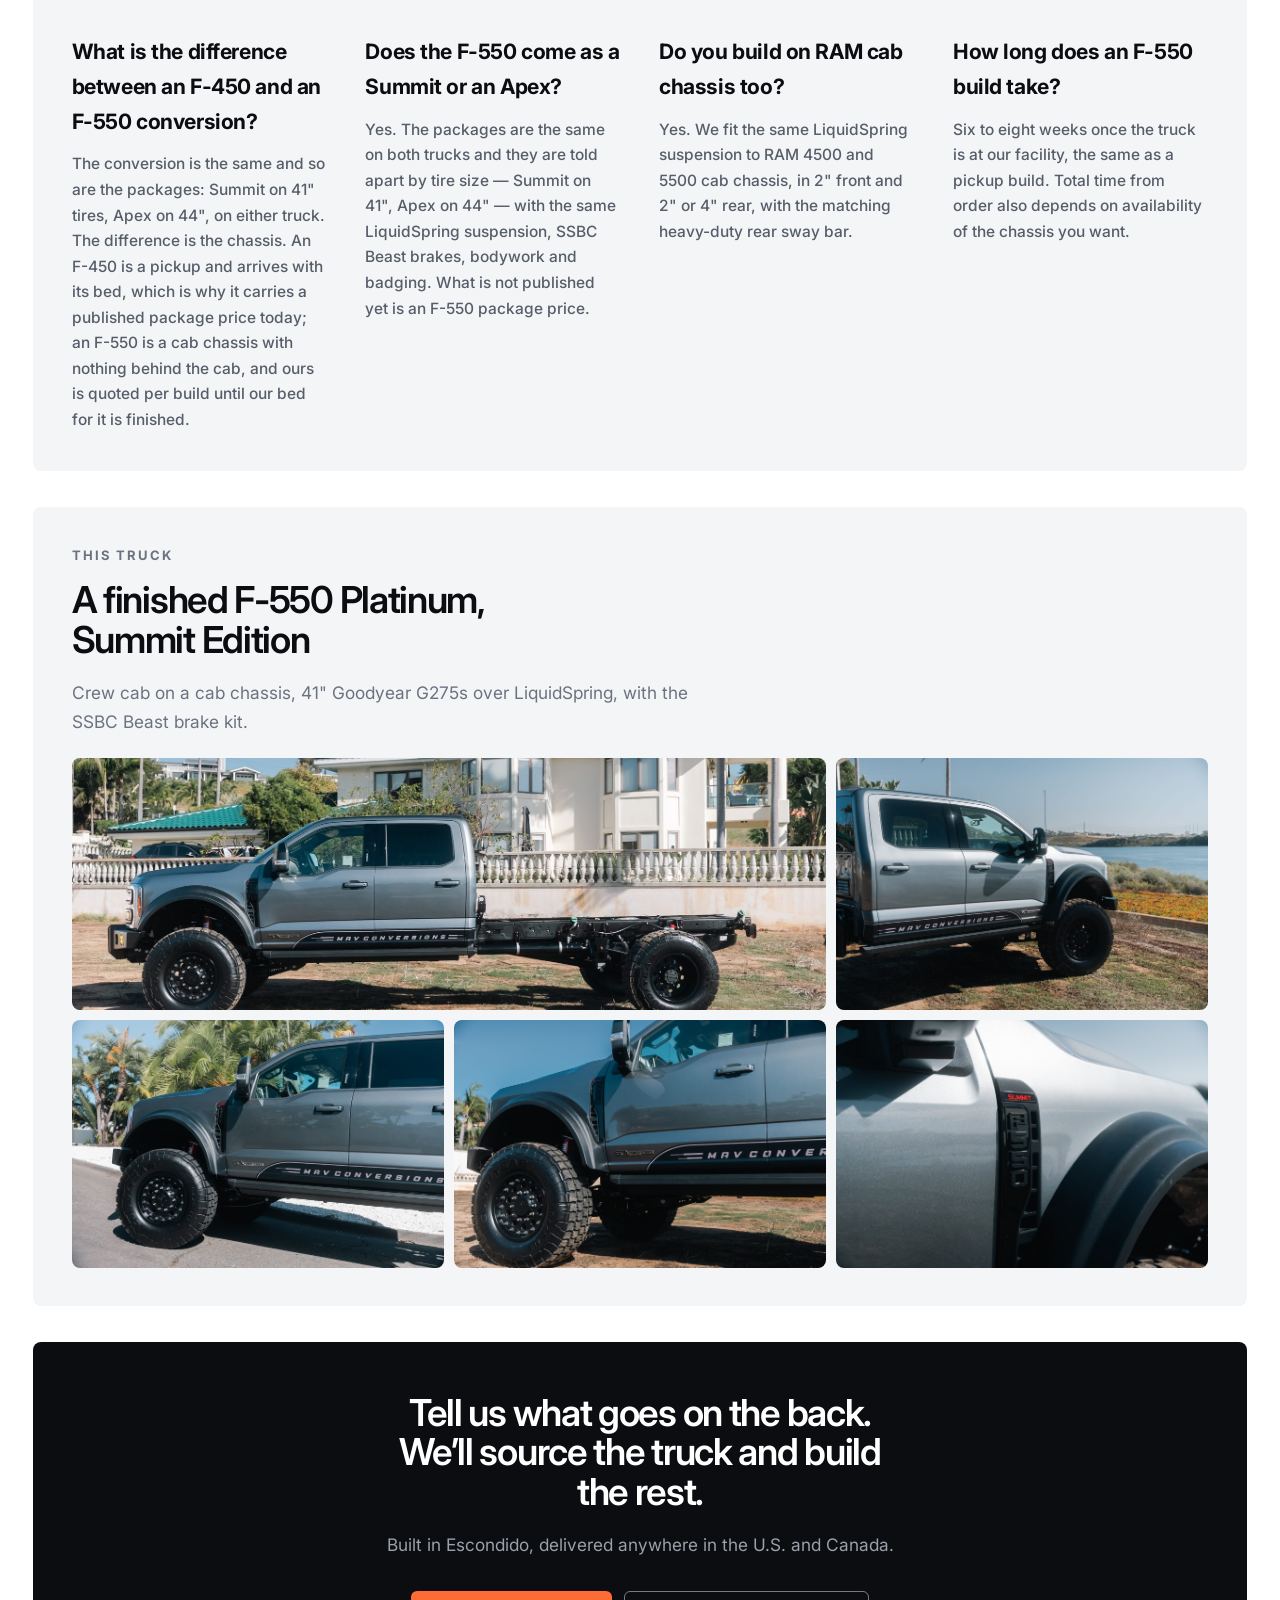
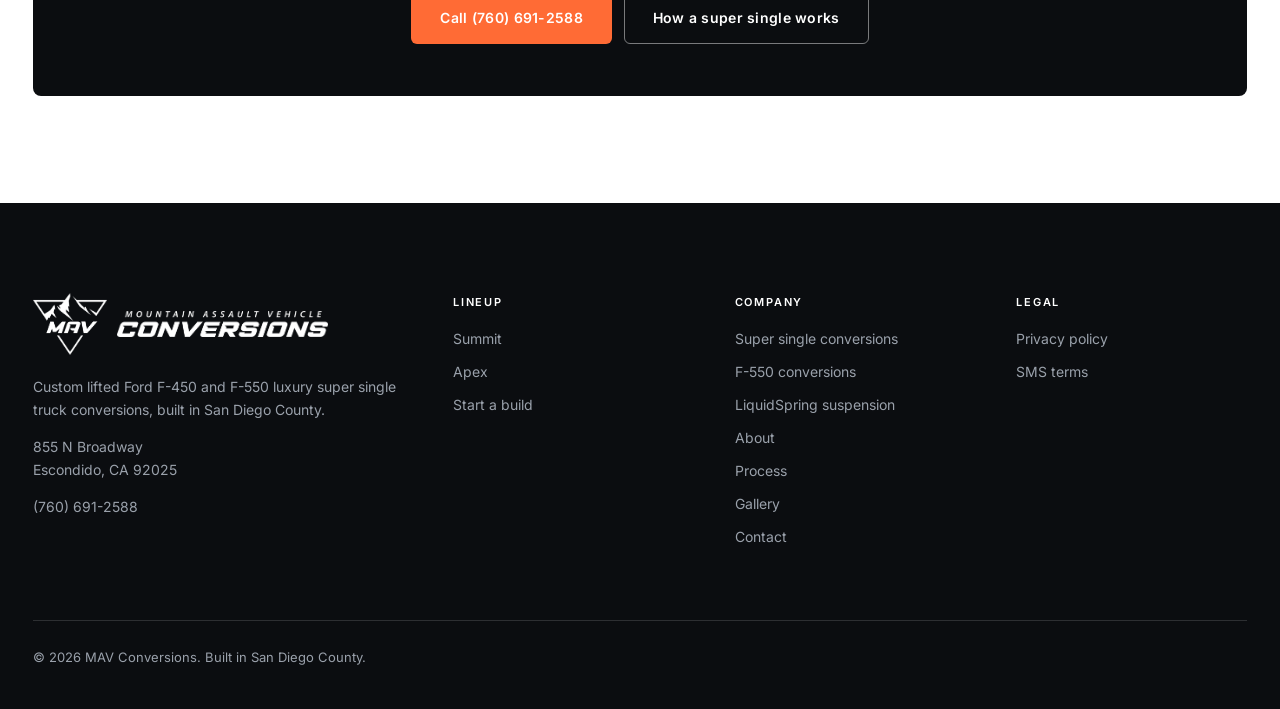
<file: f550-conversions.html>
<!doctype html>
<html lang="en">
<head>
<meta charset="utf-8">
<meta name="viewport" content="width=device-width, initial-scale=1">
<!-- Meta Pixel Code -- base code only: one PageView per page.
     Advanced Matching ("data matching" in Meta's setup email) is deliberately
     NOT enabled. It reads values out of the forms on the page, hashes them and
     sends them with the pageview; the reserve and build pages collect names,
     emails and phone numbers, and sending those to Meta is the pattern behind
     the CIPA and wiretapping suits being filed against California dealers.
     Conversion events are not here either -- add those in a tag manager.
     Disclosed in privacy-policy.html under "Cookies, tracking and advertising". -->
<script>
!function(f,b,e,v,n,t,s)
{if(f.fbq)return;n=f.fbq=function(){n.callMethod?
n.callMethod.apply(n,arguments):n.queue.push(arguments)};
if(!f._fbq)f._fbq=n;n.push=n;n.loaded=!0;n.version='2.0';
n.queue=[];t=b.createElement(e);t.async=!0;
t.src=v;s=b.getElementsByTagName(e)[0];
s.parentNode.insertBefore(t,s)}(window,document,'script',
'https://connect.facebook.net/en_US/fbevents.js');
fbq('init', '1863578501471272');
fbq('track', 'PageView');
</script>
<noscript><img height="1" width="1" style="display:none"
src="https://www.facebook.com/tr?id=1863578501471272&ev=PageView&noscript=1" alt=""></noscript>
<!-- End Meta Pixel Code -->
<link rel="icon" type="image/svg+xml" href="media/favicon.svg">
<link rel="icon" type="image/png" sizes="32x32" href="media/favicon-32.png">
<link rel="icon" type="image/png" sizes="48x48" href="media/favicon-48.png">
<title>Ford F-550 Super Single Conversions | MAV Conversions</title>
<link rel="canonical" href="https://mavconversions.com/f550-conversions.html">
<meta name="description" content="Ford F-550 super single conversions in Summit and Apex, the same packages as the F-450. LiquidSpring, 44in Goodyears, SSBC Beast brakes. Near San Diego.">

<meta property="og:type" content="article">
<meta property="og:site_name" content="MAV Conversions">
<meta property="og:title" content="Ford F-550 Super Single Conversions">
<meta property="og:description" content="Ford F-550 super single conversions in Summit and Apex, built in Escondido, near San Diego, by MAV Conversions.">
<meta property="og:url" content="https://mavconversions.com/f550-conversions.html">
<meta property="og:image" content="https://mavconversions.com/media/apex.jpg">
<meta name="twitter:card" content="summary_large_image">

<!-- The F-550 IS a Summit or an Apex -- the same packages as the 450, told
     apart by tire size, which is what the SUMMIT badge on that fender was
     saying. What it does not have yet is a PRICE: MAV's own bed for the truck
     is still being designed, and a package price needs a finished truck
     behind it. So, priced to build, for now.

     The bed and its timeline are deliberately NOT on this page. That is a
     roadmap, and publishing one commits us to a date in front of competitors
     in exchange for nothing.

     The worked example is a real truck currently on the floor, read off the
     build record -- 2027 crew cab, 203in wheelbase, Platinum, and its actual
     25-line spec. Nobody else competing for this term can show that. -->

<link rel="preconnect" href="https://fonts.googleapis.com">
<link rel="preconnect" href="https://fonts.gstatic.com" crossorigin>
<link href="https://fonts.googleapis.com/css2?family=Inter:wght@400;500;600;700&display=swap" rel="stylesheet">
<link rel="stylesheet" href="styles.css?v=26">

<!-- Generated from the questions on this page by a script. Two copies of
     the same answers drift, and markup that says something the page does
     not is what Google penalises FAQ markup for. -->
<script type="application/ld+json">
{
  "@context": "https://schema.org",
  "@type": "FAQPage",
  "mainEntity": [
    {
      "@type": "Question",
      "name": "What is the difference between an F-450 and an F-550 conversion?",
      "acceptedAnswer": {
        "@type": "Answer",
        "text": "The conversion is the same and so are the packages: Summit on 41\" tires, Apex on 44\", on either truck. The difference is the chassis. An F-450 is a pickup and arrives with its bed, which is why it carries a published package price today; an F-550 is a cab chassis with nothing behind the cab, and ours is quoted per build until our bed for it is finished."
      }
    },
    {
      "@type": "Question",
      "name": "Does the F-550 come as a Summit or an Apex?",
      "acceptedAnswer": {
        "@type": "Answer",
        "text": "Yes. The packages are the same on both trucks and they are told apart by tire size \u2014 Summit on 41\", Apex on 44\" \u2014 with the same LiquidSpring suspension, SSBC Beast brakes, bodywork and badging. What is not published yet is an F-550 package price."
      }
    },
    {
      "@type": "Question",
      "name": "Do you build on RAM cab chassis too?",
      "acceptedAnswer": {
        "@type": "Answer",
        "text": "Yes. We fit the same LiquidSpring suspension to RAM 4500 and 5500 cab chassis, in 2\" front and 2\" or 4\" rear, with the matching heavy-duty rear sway bar."
      }
    },
    {
      "@type": "Question",
      "name": "How long does an F-550 build take?",
      "acceptedAnswer": {
        "@type": "Answer",
        "text": "Six to eight weeks once the truck is at our facility, the same as a pickup build. Total time from order also depends on availability of the chassis you want."
      }
    }
  ]
}
</script>
</head>
<body class="no-hero">

<nav class="nav solid" id="nav">
  <div class="nav-inner">
    <a class="nav-logo" href="index.html" aria-label="MAV Conversions home">
      <img class="nav-badge" src="media/badge-white.png" alt="">
      <img class="nav-wordmark" src="media/wordmark-white.png" alt="MAV Conversions">
    </a>
    <div class="nav-links" id="navLinks">
      <a href="index.html#lineup">The Lineup</a>
      <a href="gallery.html">Gallery</a>
      <a href="index.html#process">Process</a>
      <a href="index.html#about">About</a>
      <a href="index.html#contact">Contact</a>
      <a href="tel:+17606912588" class="btn btn-ghost nav-call">(760) 691-2588</a>
      <a href="build.html" class="btn btn-primary">Start a Build</a>
    </div>
    <button class="nav-toggle" id="navToggle" aria-label="Menu" aria-expanded="false">
      <svg width="24" height="24" viewBox="0 0 24 24" fill="none" stroke="currentColor" stroke-width="1.8">
        <path d="M3 6h18M3 12h18M3 18h18"/>
      </svg>
    </button>
  </div>
</nav>

<section class="band band-first">
  <div class="shell">
    <div class="panel panel-split panel-split-lead">
      <div class="panel-copy">
        <p class="eyebrow">Cab chassis</p>
        <h1 class="panel-title panel-title-sm">Ford F-550 conversions</h1>
        <p class="panel-sub panel-sub-left">An F-550 arrives as a cab chassis &mdash; cab, frame rails, and nothing behind them. The conversion is the same two packages as the F-450, told apart the same way: <strong>Summit</strong> on 41&quot; tires, <strong>Apex</strong> on 44&quot;. Same LiquidSpring suspension, same SSBC Beast brakes, same bodywork, same badge on the fender.</p>
        <p class="panel-sub panel-sub-left">What we have not published yet is a package price. Our own bed for the F-550 is still being designed, and a package price needs a finished truck behind it &mdash; so F-550s are priced to build today, off the same parts catalog every MAV quote comes from.</p>
        <div class="actions">
          <a href="tel:+17606912588" class="btn btn-primary">Call (760) 691-2588</a>
          <a href="index.html#contact" class="btn btn-outline">Start a conversation</a>
        </div>
      </div>
      <div class="panel-media">
        <img src="media/f550/f550-cab-chassis-front-quarter.jpg" width="1600" height="1069"
             alt="MAV Conversions Ford F-550 cab chassis, front three-quarter, lifted on 41-inch Goodyears">
      </div>
    </div>
  </div>
</section>


<section class="band">
  <div class="shell">
    <div class="pair pair-2">

      <article class="panel spec-panel">
        <div class="spec-body">
          <p class="eyebrow">On the floor right now</p>
          <h2 class="panel-title panel-title-sm">A 2027 F-550 Platinum, Summit Edition</h2>
          <p class="panel-sub panel-sub-left">Rather than describe a typical build, here is the actual spec of an F-550 going through the shop as this page is written &mdash; a 2027 Ford F-550 Cab Chassis, crew cab, 203&quot; wheelbase, Platinum trim, built as a Summit on 41&quot; tires.</p>
          <ul class="specs">
            <li>LiquidSpring smart hydraulic suspension, 2&quot; front and 4&quot; rear</li>
            <li>41&quot; Goodyear G275 335/80R20 on 20&times;11 two-piece wheels</li>
            <li>SSBC Beast big-brake kit, front kit with DS rotors and rear caliper upgrade</li>
            <li>Baja Designs Onyx 30&quot; light bar, XL80 and XL Sport LED pods</li>
            <li>WARN 16.5-Sti synthetic winch</li>
            <li>Wide-body front fender flares, painted to the body, cut and fitted in house</li>
            <li>Powder-coated front bumper, chrome-delete grille</li>
            <li>DirectDrive TRU-SPEED speedometer module and a four-wheel alignment</li>
          </ul>
        </div>
      </article>

      <article class="panel spec-panel">
        <div class="spec-body spec-body-mid">
          <p class="eyebrow">In development</p>
          <h2 class="panel-title panel-title-sm">A modular bed, in design now</h2>
          <p class="panel-sub panel-sub-left">We are designing our own modular bed for the F-550 &mdash; one platform, configured for the work the truck is going to do. Until it is finished, an F-550 is priced to build: off the same parts catalog every MAV quote comes from, with the line items shown.</p>
          <p class="panel-sub panel-sub-left">We source the chassis and build the truck start to finish. Tell us the configuration you want and we will put a number against it.</p>
          <ul class="specs">
            <li>F-350, F-450 and F-550 cab chassis</li>
            <li>2&quot; or 4&quot; of lift, front and rear specified separately</li>
            <li>41&quot; or 44&quot; Goodyear G275 on two-piece wheels</li>
            <li>RAM 4500 and 5500 cab chassis built to the same standard</li>
          </ul>
        </div>
      </article>

    </div>
  </div>
</section>

<section class="band" id="faq">
  <div class="shell">
    <div class="panel panel-tight">
      <p class="eyebrow">Questions we get</p>
      <h2 class="panel-title panel-title-sm">F-550 conversions, answered</h2>
      <div class="steps">
        <div class="step">
          <h3>What is the difference between an F-450 and an F-550 conversion?</h3>
          <p>The conversion is the same and so are the packages: Summit on 41&quot; tires, Apex on 44&quot;, on either truck. The difference is the chassis. An F-450 is a pickup and arrives with its bed, which is why it carries a published package price today; an F-550 is a cab chassis with nothing behind the cab, and ours is quoted per build until our bed for it is finished.</p>
        </div>
        <div class="step">
          <h3>Does the F-550 come as a Summit or an Apex?</h3>
          <p>Yes. The packages are the same on both trucks and they are told apart by tire size &mdash; Summit on 41&quot;, Apex on 44&quot; &mdash; with the same LiquidSpring suspension, SSBC Beast brakes, bodywork and badging. What is not published yet is an F-550 package price.</p>
        </div>
        <div class="step">
          <h3>Do you build on RAM cab chassis too?</h3>
          <p>Yes. We fit the same LiquidSpring suspension to RAM 4500 and 5500 cab chassis, in 2&quot; front and 2&quot; or 4&quot; rear, with the matching heavy-duty rear sway bar.</p>
        </div>
        <div class="step">
          <h3>How long does an F-550 build take?</h3>
          <p>Six to eight weeks once the truck is at our facility, the same as a pickup build. Total time from order also depends on availability of the chassis you want.</p>
        </div>
      </div>
    </div>
  </div>
</section>

<section class="band">
  <div class="shell">
    <div class="panel panel-tight">
      <p class="eyebrow">This truck</p>
      <h2 class="panel-title panel-title-sm">A finished F-550 Platinum, Summit Edition</h2>
      <p class="panel-sub panel-sub-left">Crew cab on a cab chassis, 41&quot; Goodyear G275s over LiquidSpring, with the SSBC Beast brake kit.</p>
      <div class="f550-grid">
        <img class="span2" src="media/f550/f550-cab-chassis-profile.jpg" width="1600" height="1069" loading="lazy"
             alt="Ford F-550 cab chassis in full profile, bare frame rails behind the crew cab">
        <img src="media/f550/f550-cab-chassis-side.jpg" width="1600" height="1069" loading="lazy"
             alt="Side view of a MAV Conversions Ford F-550 cab chassis with the MAV Conversions rocker graphic">
        <img src="media/f550/f550-front-quarter.jpg" width="1600" height="1069" loading="lazy"
             alt="Front three-quarter view of a lifted Ford F-550 by MAV Conversions">
        <img src="media/f550/f550-wheel-stance.jpg" width="1600" height="1069" loading="lazy"
             alt="Front wheel and fender of a converted Ford F-550, showing the lift and tire clearance">
        <img src="media/f550/f550-summit-badge.jpg" width="1600" height="1069" loading="lazy"
             alt="SUMMIT and F550 badges on the fender of a MAV Conversions build">
      </div>
    </div>
  </div>
</section>

<section class="band band-last">
  <div class="shell">
    <div class="panel panel-dark panel-center">
      <h2 class="panel-title panel-title-sm">Tell us what goes on the back. We&rsquo;ll source the truck and build the rest.</h2>
      <p class="panel-sub">Built in Escondido, delivered anywhere in the U.S. and Canada.</p>
      <div class="actions actions-center">
        <a href="tel:+17606912588" class="btn btn-primary">Call (760) 691-2588</a>
        <a href="super-single-conversions.html" class="btn btn-ghost">How a super single works</a>
      </div>
    </div>
  </div>
</section>

<footer class="footer">
  <div class="shell">
    <div class="footer-grid">
      <div>
        <div class="footer-logo">
          <img class="footer-badge" src="media/badge-white.png" alt="">
          <img class="footer-wordmark" src="media/wordmark-white.png" alt="MAV Conversions">
        </div>
        <p>Custom lifted Ford F-450 and F-550 luxury super single truck conversions, built in San Diego County.</p>
        <p style="margin-top:14px">855 N Broadway<br>Escondido, CA 92025</p>
        <p style="margin-top:14px"><a href="tel:+17606912588">(760) 691-2588</a></p>
      </div>
      <div>
        <h4>Lineup</h4>
        <ul>
          <li><a href="index.html#lineup">Summit</a></li>
          <li><a href="index.html#lineup">Apex</a></li>
          <li><a href="build.html">Start a build</a></li>
        </ul>
      </div>
      <div>
        <h4>Company</h4>
        <ul>
          <li><a href="super-single-conversions.html">Super single conversions</a></li>
          <li><a href="f550-conversions.html">F-550 conversions</a></li>
          <li><a href="liquidspring-suspension.html">LiquidSpring suspension</a></li>
          <li><a href="index.html#about">About</a></li>
          <li><a href="index.html#process">Process</a></li>
          <li><a href="gallery.html">Gallery</a></li>
          <li><a href="index.html#contact">Contact</a></li>
        </ul>
      </div>
      <div>
        <h4>Legal</h4>
        <ul>
          <li><a href="privacy-policy.html">Privacy policy</a></li>
          <li><a href="sms-terms.html">SMS terms</a></li>
        </ul>
      </div>
    </div>
    <div class="footer-base">
      <span>&copy; 2026 MAV Conversions. Built in San Diego County.</span>
    </div>
  </div>
</footer>

<script>
  document.documentElement.classList.add("js");
  var toggle = document.getElementById("navToggle");
  var links = document.getElementById("navLinks");
  toggle.addEventListener("click", function () {
    var open = links.classList.toggle("open");
    toggle.setAttribute("aria-expanded", String(open));
  });
  links.addEventListener("click", function (e) {
    if (e.target.tagName === "A") { links.classList.remove("open"); toggle.setAttribute("aria-expanded", "false"); }
  });
</script>
</body>
</html>
</file>
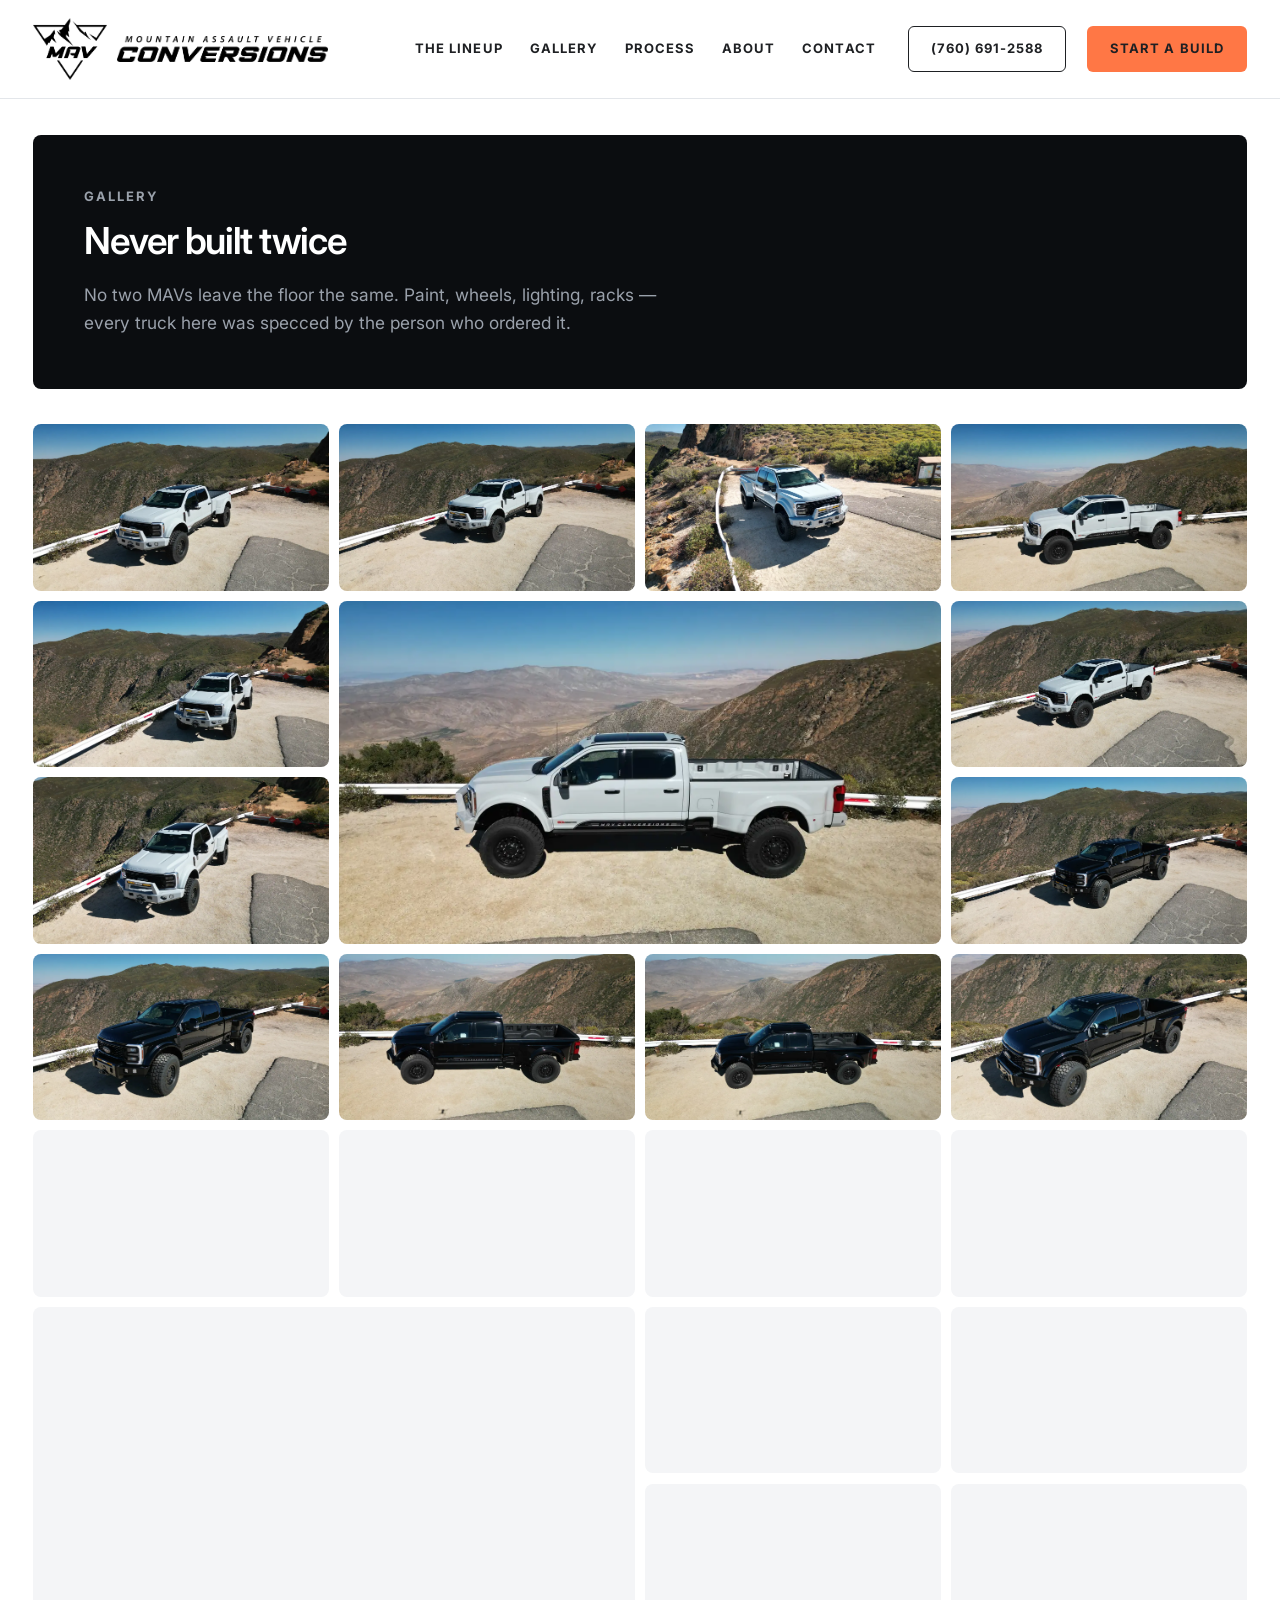
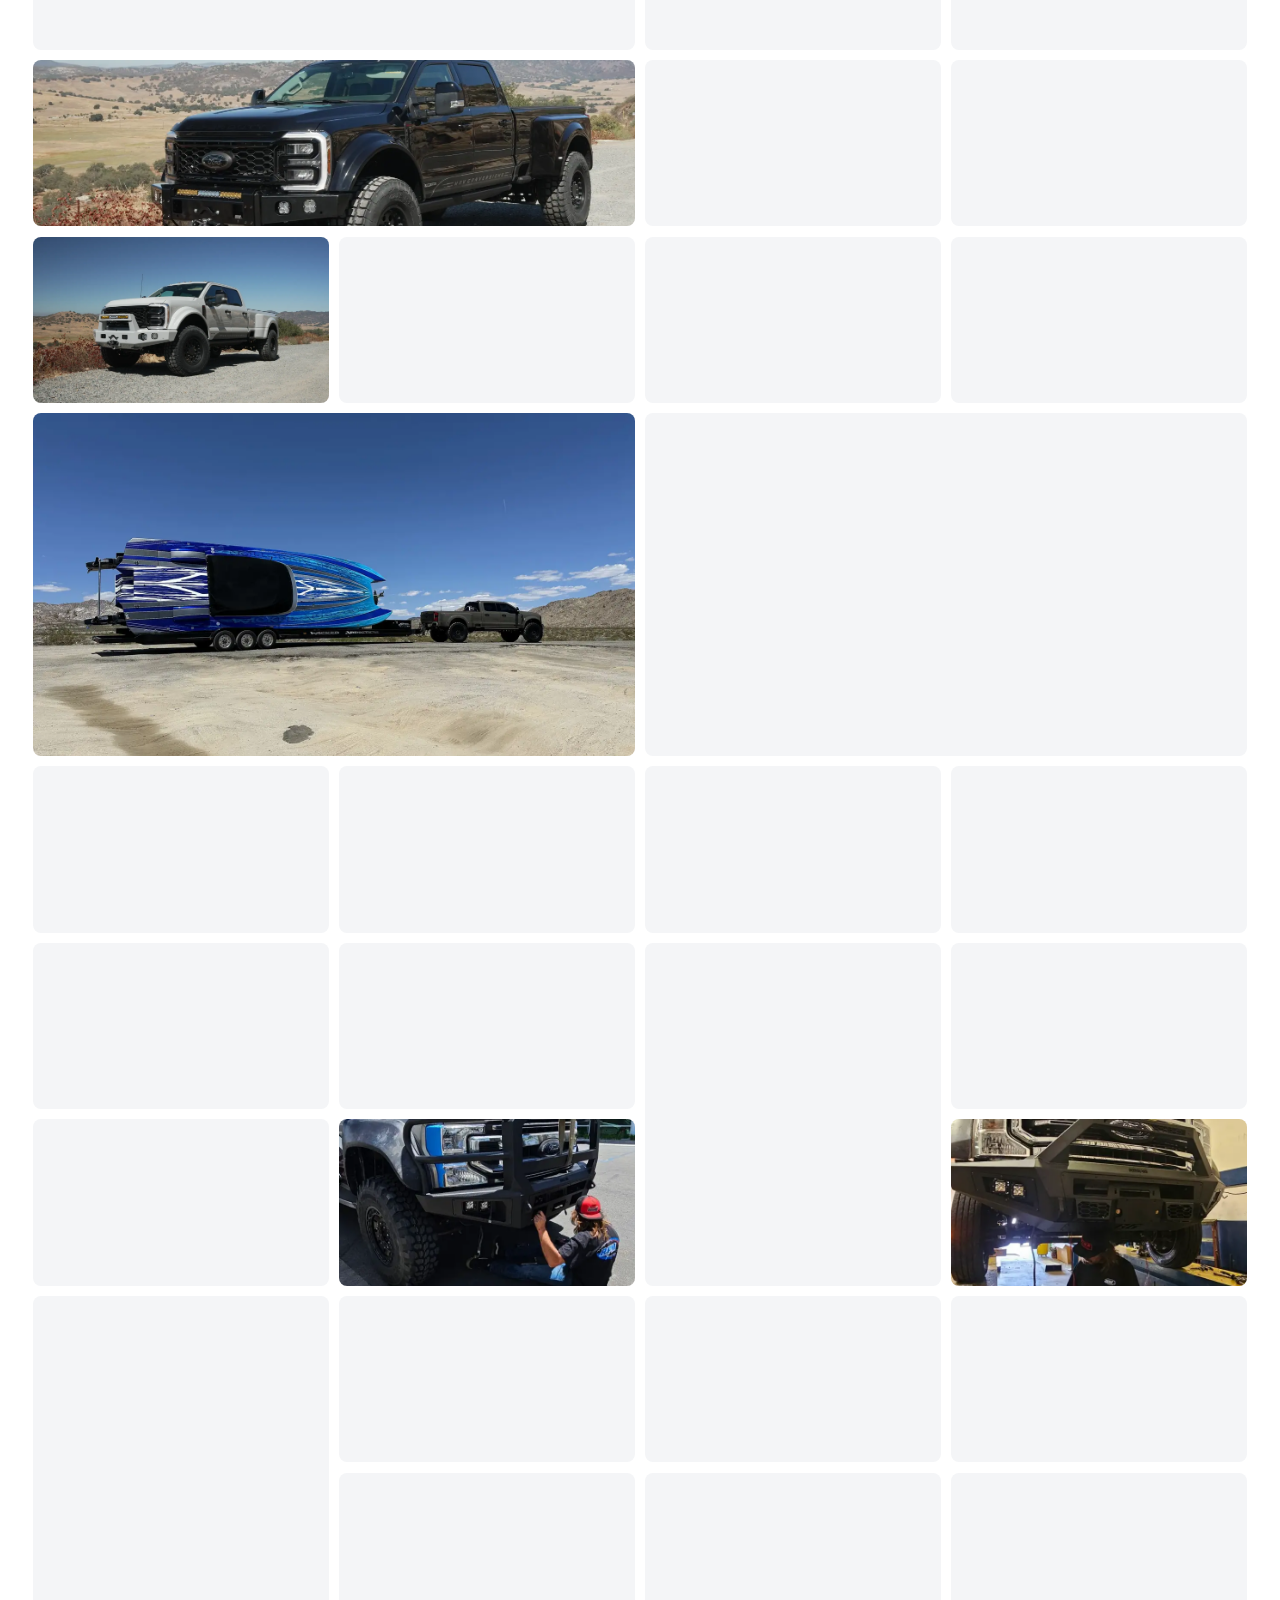
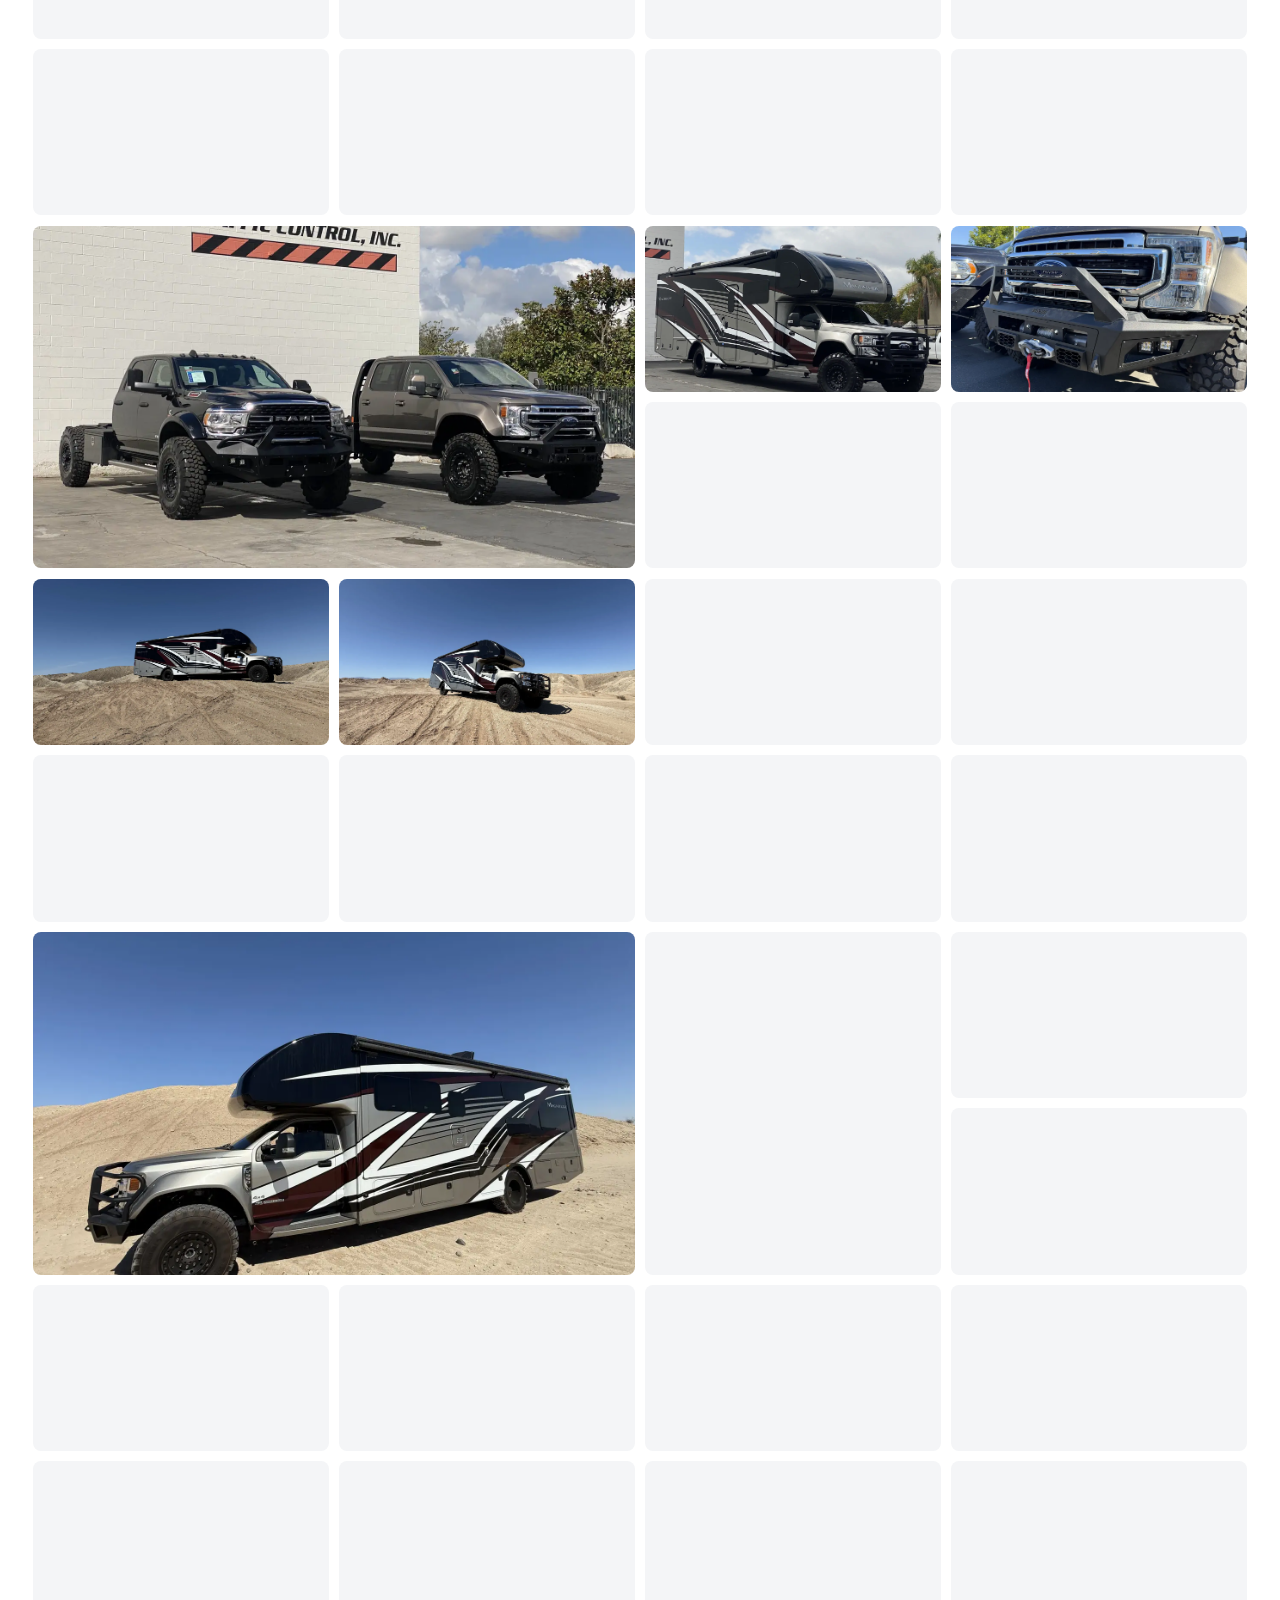
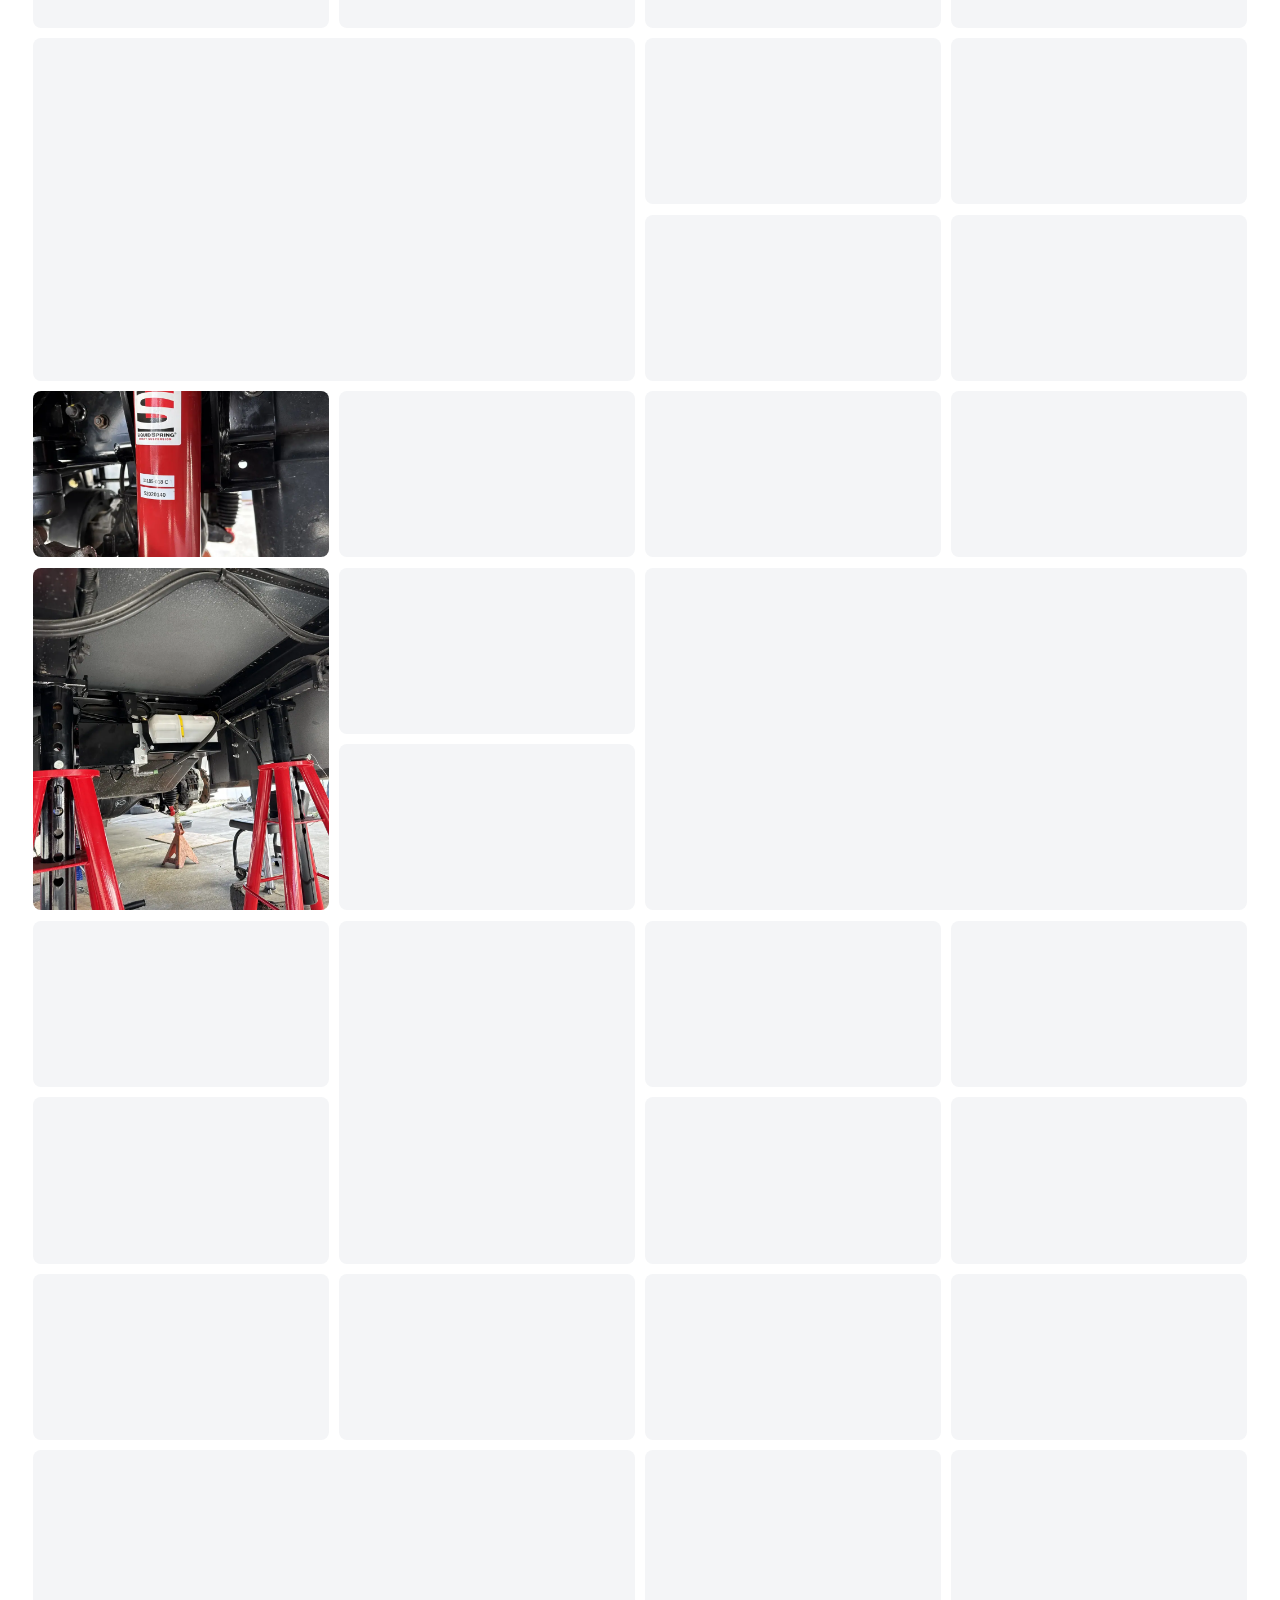
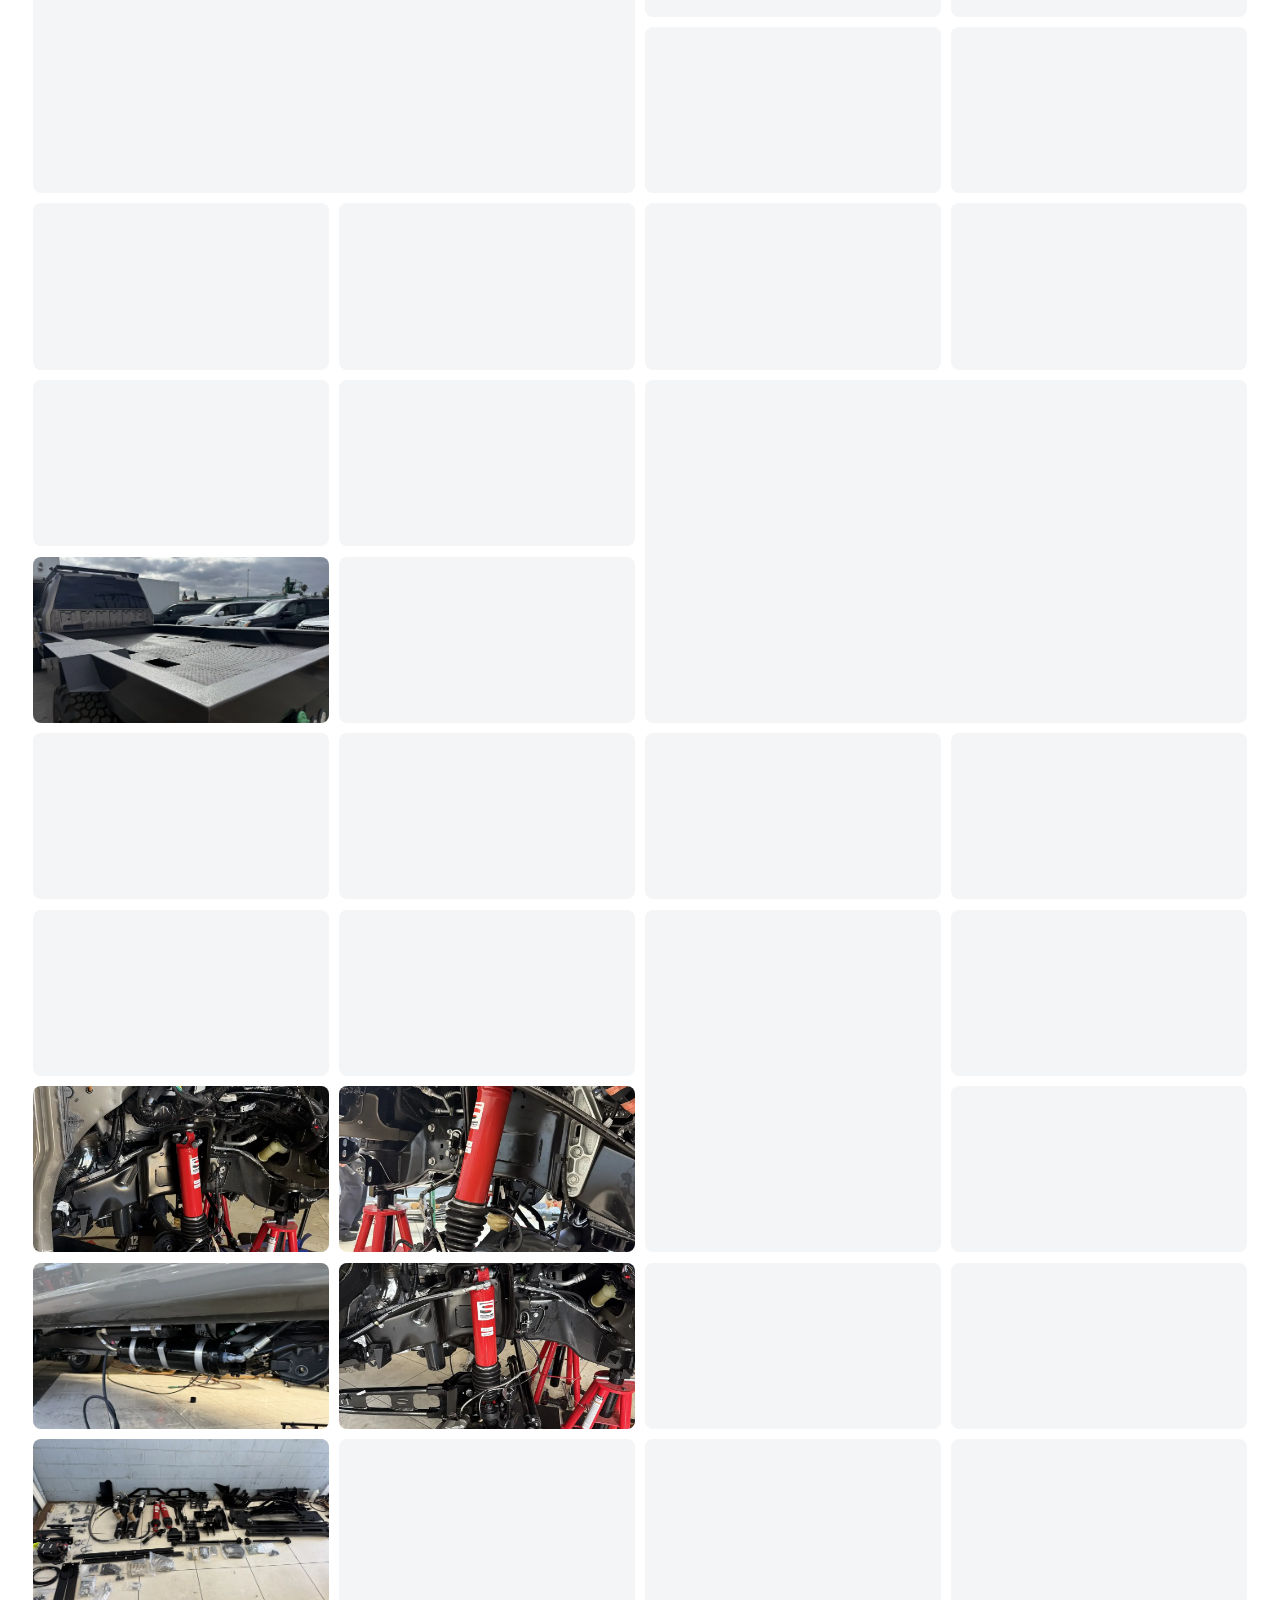
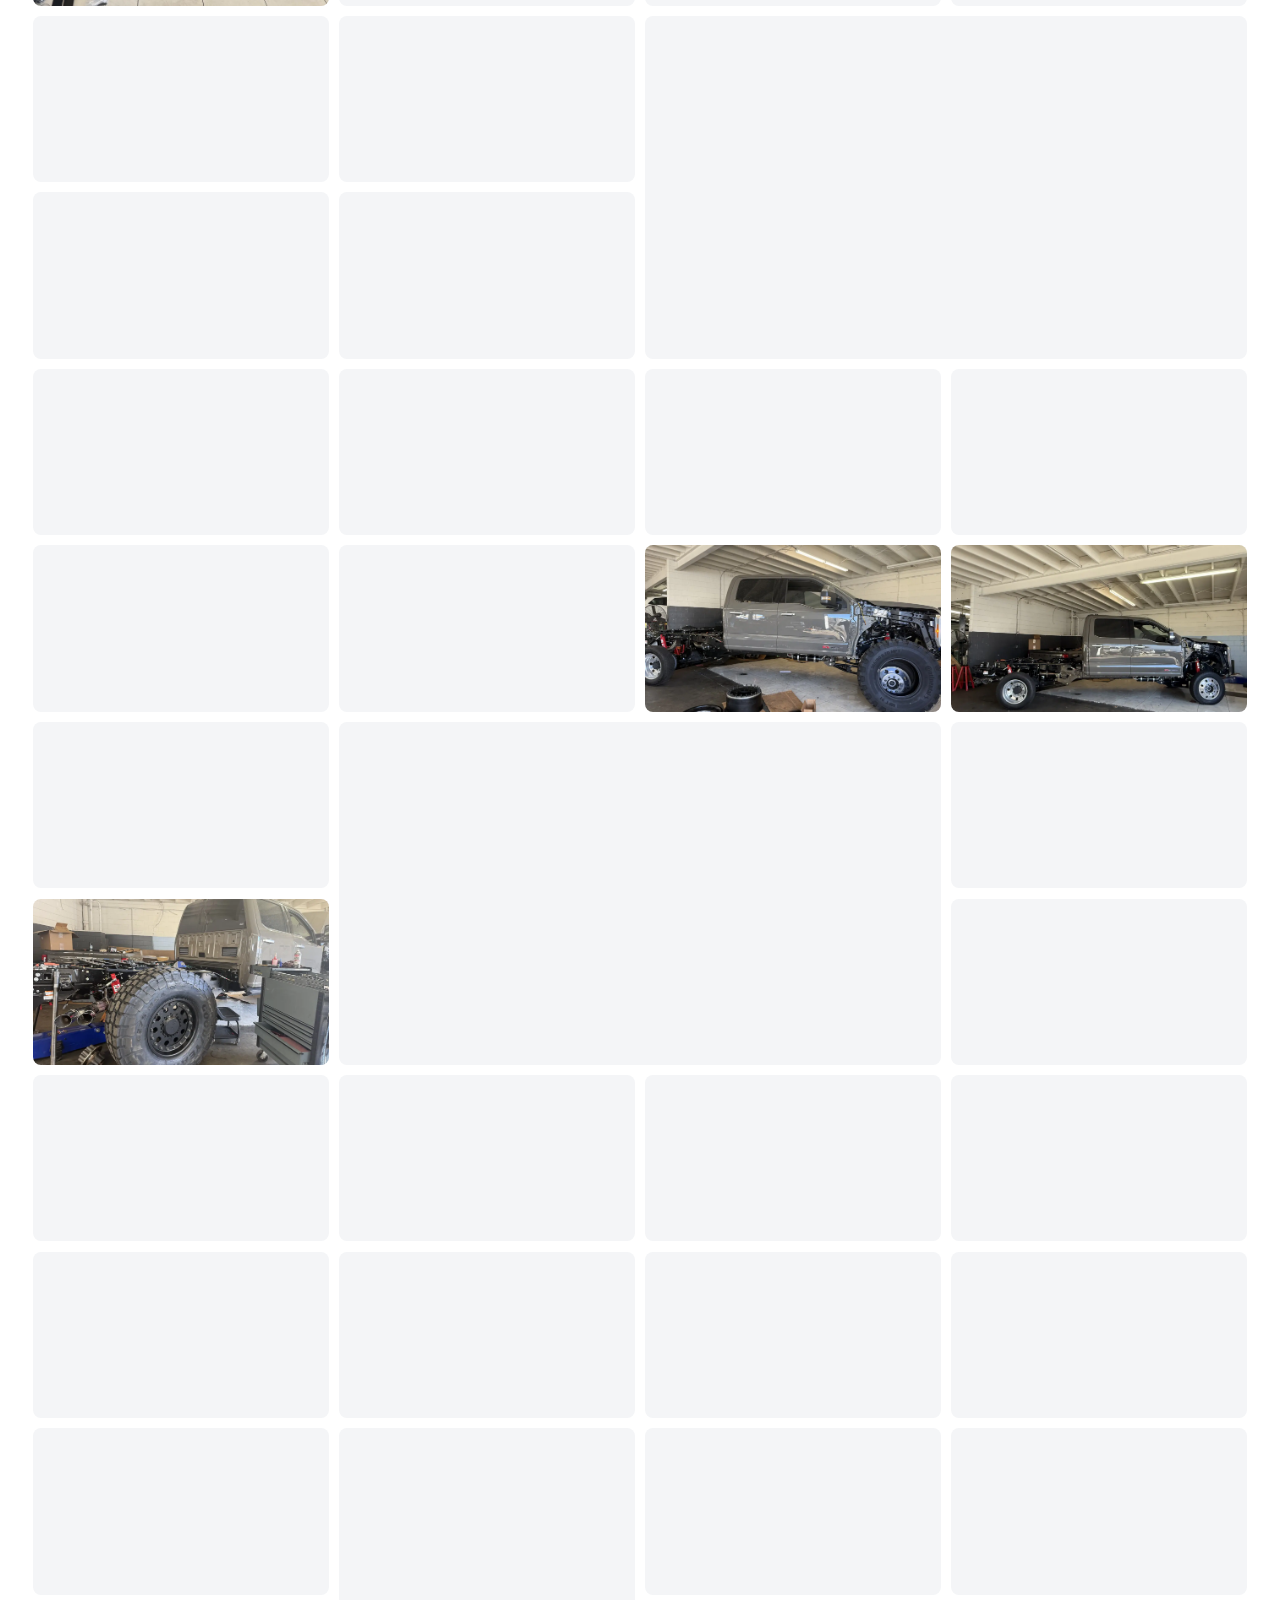
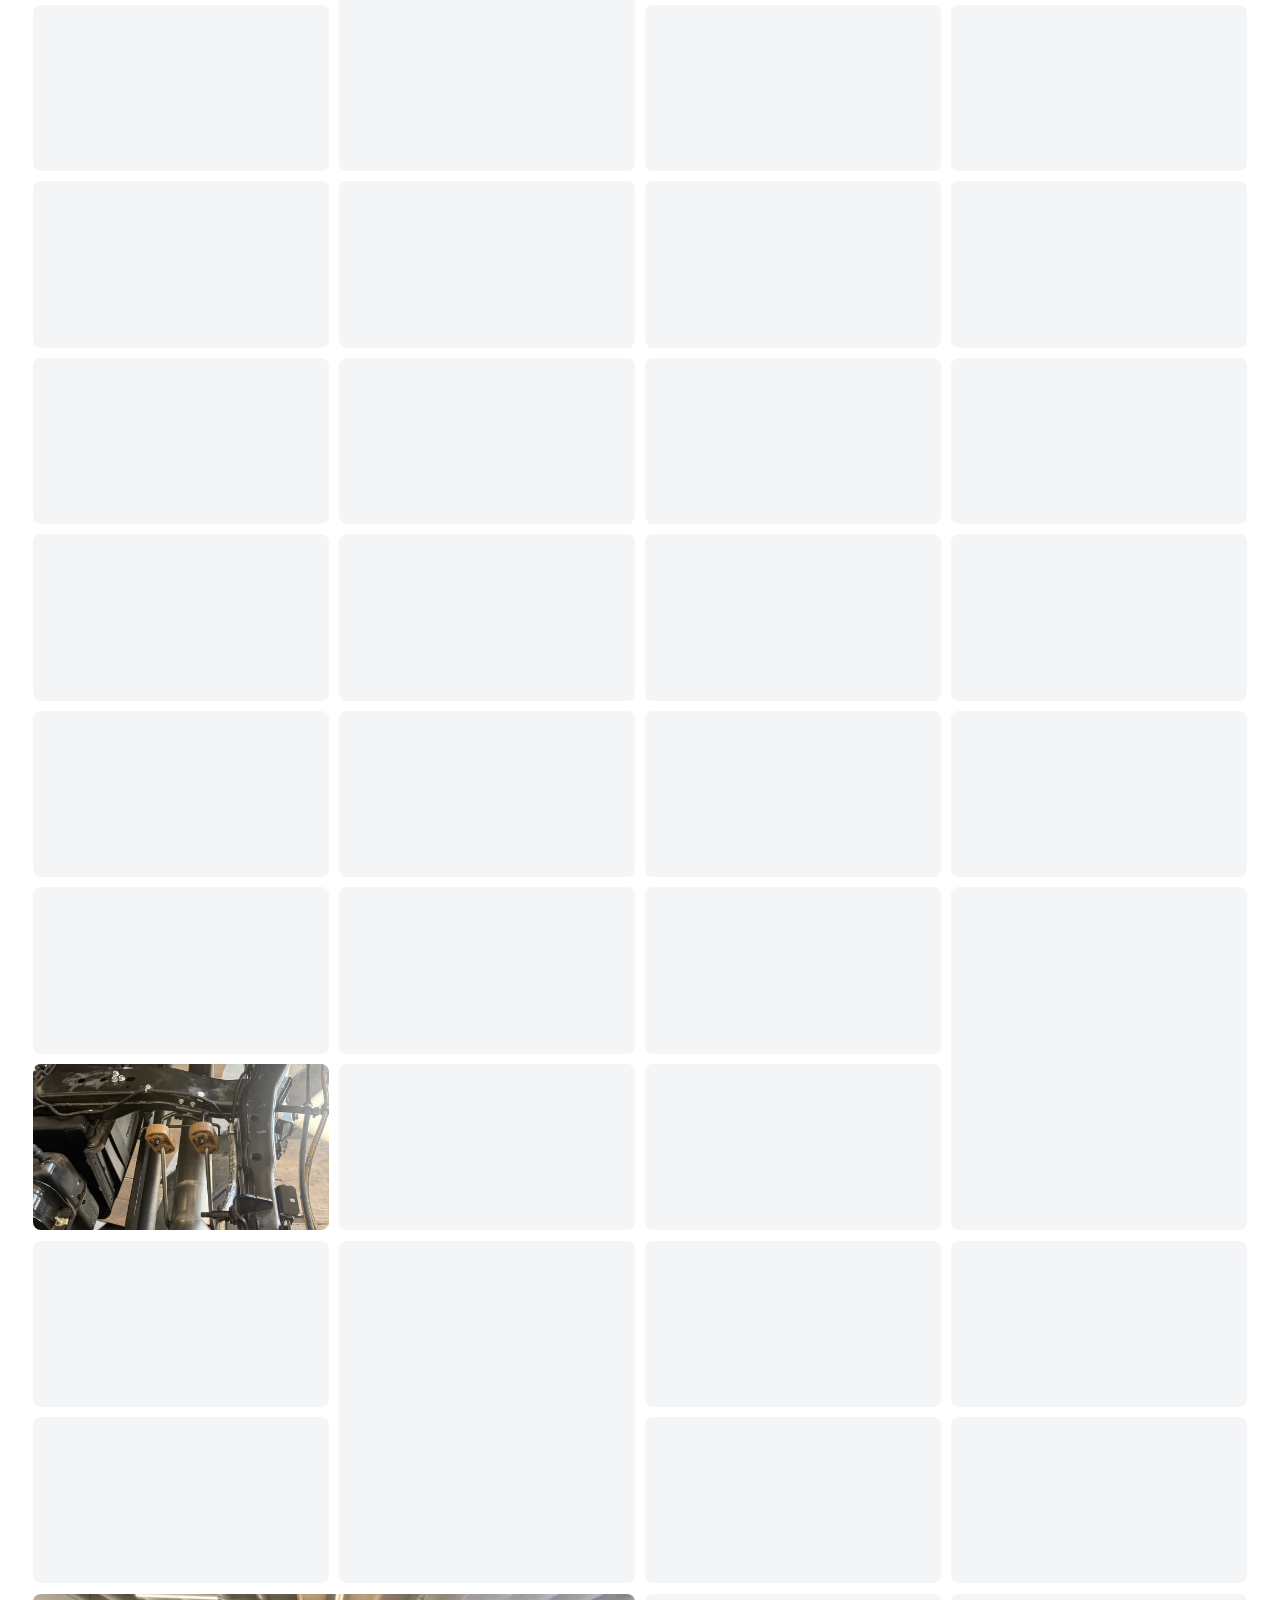
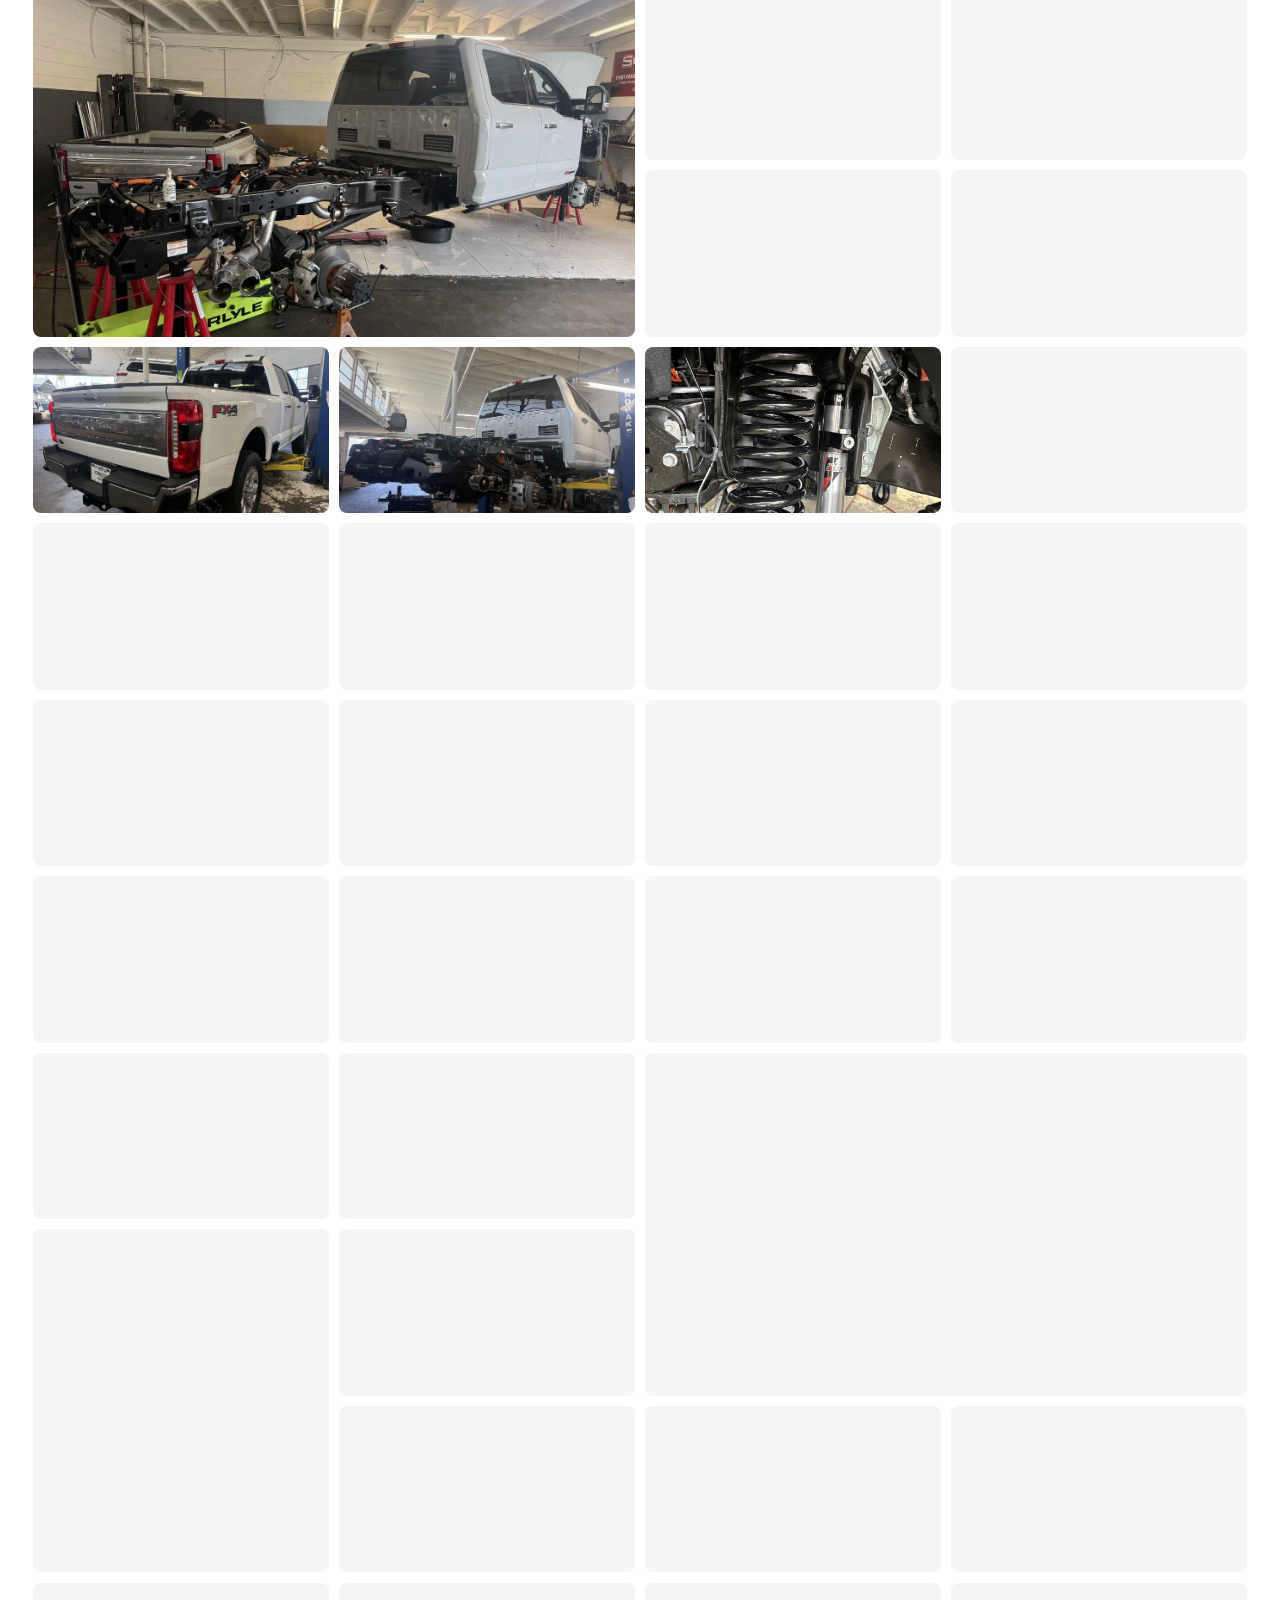
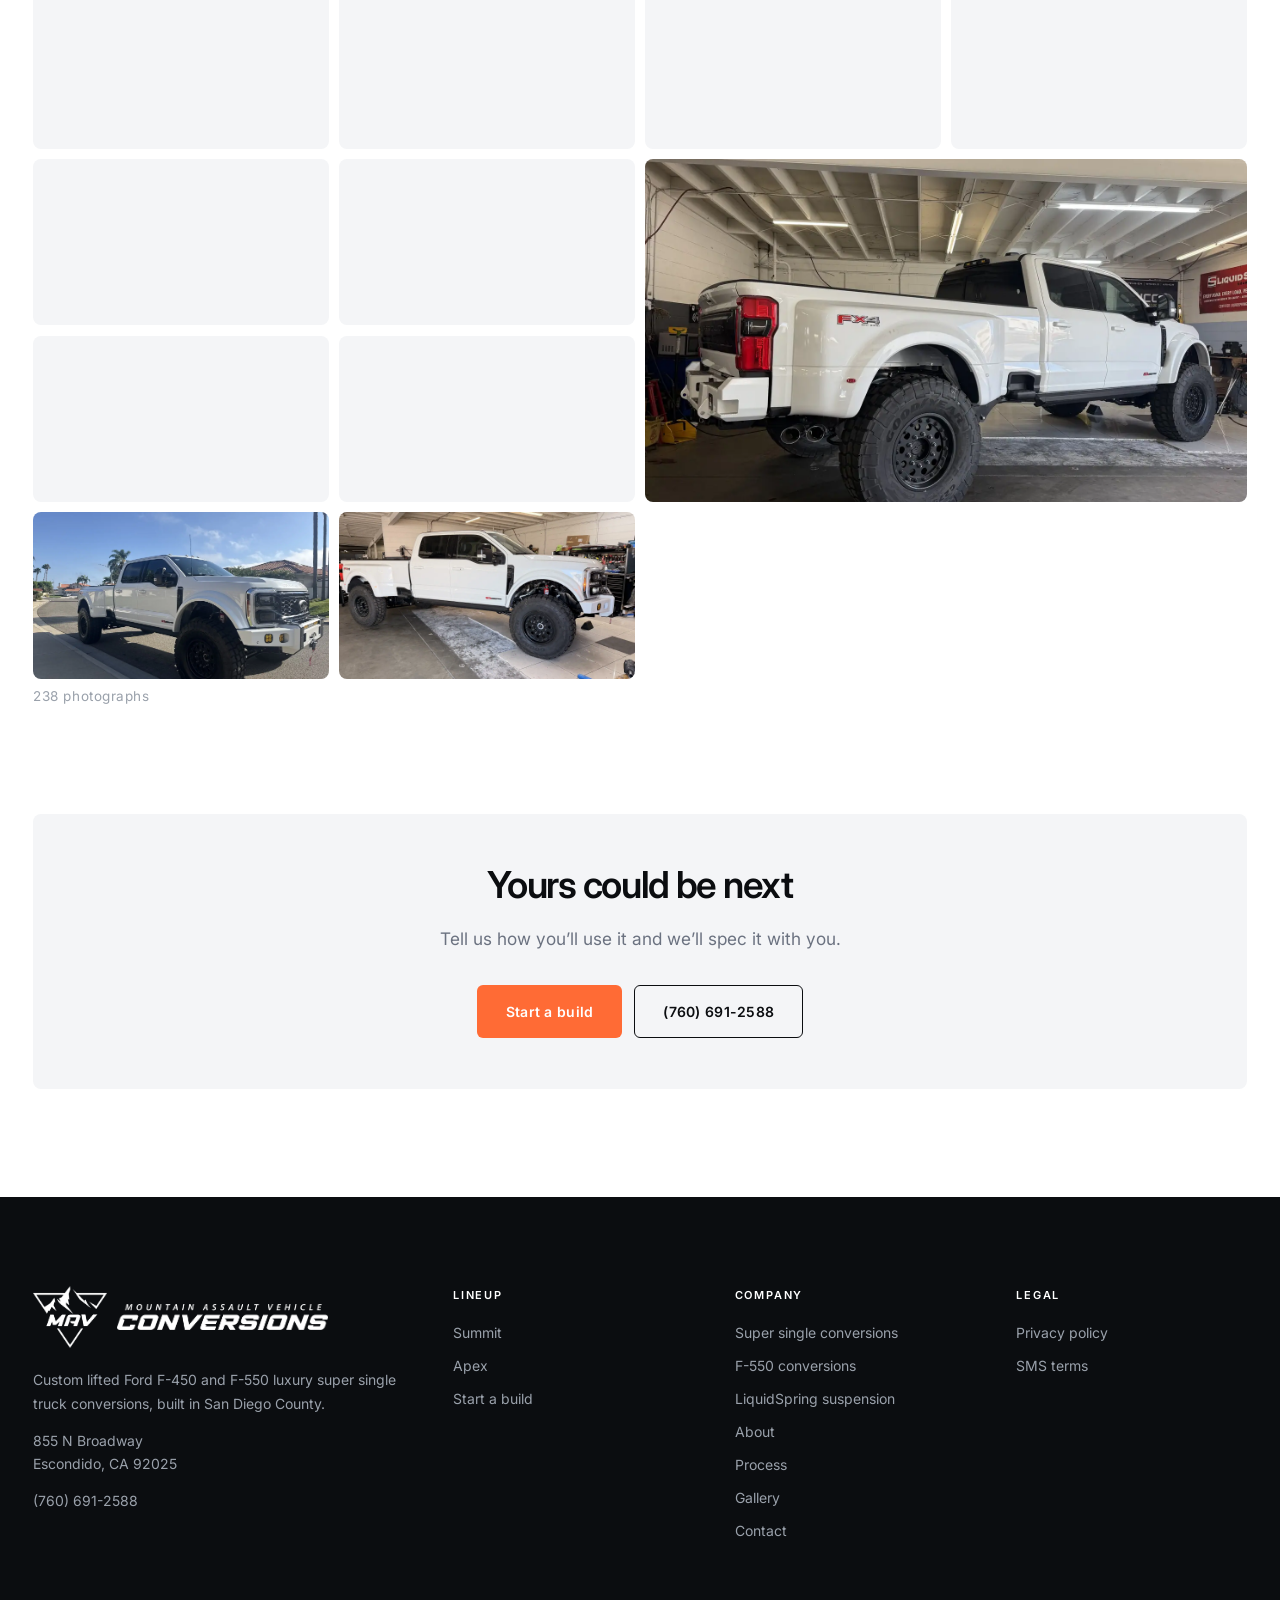
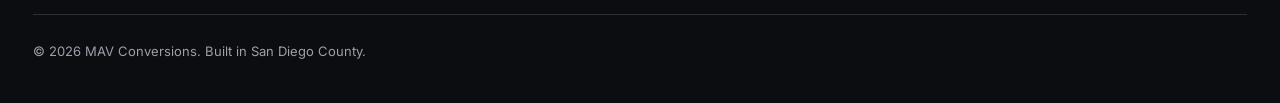
<file: gallery.html>
<!doctype html>
<html lang="en">
<head>
<meta charset="utf-8">
<meta name="viewport" content="width=device-width, initial-scale=1">
<!-- Meta Pixel Code -- base code only: one PageView per page.
     Advanced Matching ("data matching" in Meta's setup email) is deliberately
     NOT enabled. It reads values out of the forms on the page, hashes them and
     sends them with the pageview; the reserve and build pages collect names,
     emails and phone numbers, and sending those to Meta is the pattern behind
     the CIPA and wiretapping suits being filed against California dealers.
     Conversion events are not here either -- add those in a tag manager.
     Disclosed in privacy-policy.html under "Cookies, tracking and advertising". -->
<script>
!function(f,b,e,v,n,t,s)
{if(f.fbq)return;n=f.fbq=function(){n.callMethod?
n.callMethod.apply(n,arguments):n.queue.push(arguments)};
if(!f._fbq)f._fbq=n;n.push=n;n.loaded=!0;n.version='2.0';
n.queue=[];t=b.createElement(e);t.async=!0;
t.src=v;s=b.getElementsByTagName(e)[0];
s.parentNode.insertBefore(t,s)}(window,document,'script',
'https://connect.facebook.net/en_US/fbevents.js');
fbq('init', '1863578501471272');
fbq('track', 'PageView');
</script>
<noscript><img height="1" width="1" style="display:none"
src="https://www.facebook.com/tr?id=1863578501471272&ev=PageView&noscript=1" alt=""></noscript>
<!-- End Meta Pixel Code -->
<!-- Tab icon: orange mark on a black tile. It reads at 16px where a hairline
     mark on clear ground does not, and it looks the same whatever colour the
     tab strip is. PNGs are the fallback for browsers without SVG favicons. -->
<link rel="icon" type="image/svg+xml" href="media/favicon.svg">
<link rel="icon" type="image/png" sizes="32x32" href="media/favicon-32.png">
<link rel="icon" type="image/png" sizes="48x48" href="media/favicon-48.png">
<title>Gallery | MAV Conversions Super Single Truck Builds</title>
<link rel="canonical" href="https://mavconversions.com/gallery.html">
<meta name="description" content="Photography of finished MAV Conversions builds: Ford F-450 and F-550 super single truck conversions, hand-finished in Escondido, near San Diego.">

<!-- GALLERY
     A mosaic rather than a grid of equal thumbnails: tiles span one or two
     columns and one or two rows, and grid-auto-flow:dense back-fills the holes,
     so the wall interlocks instead of marching in rows. Nothing is positioned by
     hand -- add or remove a figure and the puzzle re-packs itself.

     Sizes are a class per tile: m-big (2x2), m-wide (2x1), m-tall (1x2), plain
     (1x1). Mix them roughly one big to two wide to two tall and it stays lively.

     The wall is built at runtime from media/gallery/manifest.json -- there is
     no markup per photo. To add or drop pictures, regenerate the manifest and
     the matching files in media/gallery/view/; nothing in this file changes.

     These are all MAV's own builds. -->

<link rel="preconnect" href="https://fonts.googleapis.com">
<link rel="preconnect" href="https://fonts.gstatic.com" crossorigin>
<link href="https://fonts.googleapis.com/css2?family=Inter:wght@400;500;600;700&display=swap" rel="stylesheet">
<link rel="stylesheet" href="styles.css?v=26">
</head>
<body class="no-hero">

<nav class="nav solid" id="nav">
  <div class="nav-inner">
    <a class="nav-logo" href="index.html" aria-label="MAV Conversions home">
      <img class="nav-badge" src="media/badge-white.png" alt="">
      <img class="nav-wordmark" src="media/wordmark-white.png" alt="MAV Conversions">
    </a>
    <div class="nav-links" id="navLinks">
      <a href="index.html#lineup">The Lineup</a>
      <a href="gallery.html">Gallery</a>
      <a href="index.html#process">Process</a>
      <a href="index.html#about">About</a>
      <a href="index.html#contact">Contact</a>
      <a href="tel:+17606912588" class="btn btn-ghost nav-call">(760) 691-2588</a>
      <a href="build.html" class="btn btn-primary">Start a Build</a>
    </div>
    <button class="nav-toggle" id="navToggle" aria-label="Menu" aria-expanded="false">
      <svg width="24" height="24" viewBox="0 0 24 24" fill="none" stroke="currentColor" stroke-width="1.8">
        <path d="M3 6h18M3 12h18M3 18h18"/>
      </svg>
    </button>
  </div>
</nav>

<!-- Lightbox: one instance, reused for every photo. -->
<div class="lb" id="lightbox" role="dialog" aria-modal="true" aria-label="Photo viewer" hidden>
  <button class="lb-close" id="lbClose" aria-label="Close">&times;</button>
  <button class="lb-btn lb-prev" id="lbPrev" aria-label="Previous">
    <svg width="22" height="22" viewBox="0 0 24 24" fill="none" stroke="currentColor" stroke-width="2"><path d="M15 18l-6-6 6-6"/></svg>
  </button>
  <div class="lb-stage">
    <div class="lb-spinner" id="lbSpinner"></div>
    <img class="lb-img" id="lbImg" alt="">
  </div>
  <button class="lb-btn lb-next" id="lbNext" aria-label="Next">
    <svg width="22" height="22" viewBox="0 0 24 24" fill="none" stroke="currentColor" stroke-width="2"><path d="M9 6l6 6-6 6"/></svg>
  </button>
  <div class="lb-count" id="lbCount"></div>
</div>

<main>

  <section class="band band-first">
    <div class="shell">
      <div class="panel panel-dark">
        <p class="eyebrow on-dark">Gallery</p>
        <h1 class="panel-title panel-title-sm">Never built twice</h1>
        <p class="panel-sub panel-sub-left">
          No two MAVs leave the floor the same. Paint, wheels, lighting, racks &mdash; every truck here
          was specced by the person who ordered it.
        </p>
      </div>
    </div>
  </section>

  <section class="band band-last">
    <div class="shell">
      <div class="mosaic" id="mosaic" aria-live="polite"></div>
      <p class="gallery-count" id="galleryCount"></p>
    </div>
  </section>

  <section class="band band-last">
    <div class="shell">
      <div class="panel panel-center">
        <h2 class="panel-title panel-title-sm">Yours could be next</h2>
        <p class="panel-sub">Tell us how you&rsquo;ll use it and we&rsquo;ll spec it with you.</p>
        <div class="actions actions-center">
          <a href="build.html" class="btn btn-primary">Start a build</a>
          <a href="tel:+17606912588" class="btn btn-outline">(760) 691-2588</a>
        </div>
      </div>
    </div>
  </section>

</main>

<footer class="footer">
  <div class="shell">
    <div class="footer-grid">
      <div>
        <div class="footer-logo">
          <img class="footer-badge" src="media/badge-white.png" alt="">
          <img class="footer-wordmark" src="media/wordmark-white.png" alt="MAV Conversions">
        </div>
        <p>Custom lifted Ford F-450 and F-550 luxury super single truck conversions, built in San Diego County.</p>
        <p style="margin-top:14px">855 N Broadway<br>Escondido, CA 92025</p>
        <p style="margin-top:14px"><a href="tel:+17606912588">(760) 691-2588</a></p>
      </div>
      <div>
        <h4>Lineup</h4>
        <ul>
          <li><a href="index.html#lineup">Summit</a></li>
          <li><a href="index.html#lineup">Apex</a></li>
          <li><a href="build.html">Start a build</a></li>
        </ul>
      </div>
      <div>
        <h4>Company</h4>
        <ul>
        <li><a href="super-single-conversions.html">Super single conversions</a></li>
        <li><a href="f550-conversions.html">F-550 conversions</a></li>
        <li><a href="liquidspring-suspension.html">LiquidSpring suspension</a></li>
          <li><a href="index.html#about">About</a></li>
          <li><a href="index.html#process">Process</a></li>
          <li><a href="gallery.html">Gallery</a></li>
          <li><a href="index.html#contact">Contact</a></li>
        </ul>
      </div>
      <div>
        <h4>Legal</h4>
        <ul>
          <li><a href="privacy-policy.html">Privacy policy</a></li>
          <li><a href="sms-terms.html">SMS terms</a></li>
        </ul>
      </div>
    </div>
    <div class="footer-base">
      <span>&copy; 2026 MAV Conversions. Built in San Diego County.</span>
    </div>
  </div>
</footer>

<script>
  document.documentElement.classList.add("js");
  var toggle = document.getElementById("navToggle");
  var links = document.getElementById("navLinks");
  toggle.addEventListener("click", function () {
    var open = links.classList.toggle("open");
    toggle.setAttribute("aria-expanded", String(open));
  });
  links.addEventListener("click", function (e) {
    if (e.target.tagName === "A") { links.classList.remove("open"); toggle.setAttribute("aria-expanded", "false"); }
  });

  // ---- Gallery: build the mosaic from the generated manifest ----
  // One encode per photo (1400px long edge) serves both the mosaic tile and
  // the lightbox. A separate thumbnail set would be sharper on the big tiles,
  // but two files per photo overruns the 511 the host carries in one version.
  var VIEW = "media/gallery/view/";
  var mosaic = document.getElementById("mosaic");
  var countEl = document.getElementById("galleryCount");
  var photos = [];

  // Give the wall variety without hand-placing: portraits sometimes stand tall,
  // wide landscapes sometimes run wide, and a big feature tile every so often.
  function spanFor(item, i) {
    if (item.span) return " " + item.span;   // hand-placed feature tiles
    var r = item.w / item.h;
    if (i % 12 === 5 && r > 1.2) return " m-big";
    if (r < 0.85 && i % 5 === 2) return " m-tall";
    if (r > 1.5 && i % 6 === 4) return " m-wide";
    return "";
  }

  fetch("media/gallery/manifest.json")
    .then(function (r) { return r.ok ? r.json() : []; })
    .then(function (items) {
      photos = items || [];
      if (!photos.length) { countEl.textContent = ""; return; }
      var html = "";
      for (var i = 0; i < photos.length; i++) {
        var p = photos[i];
        var span = spanFor(p, i);
        var src = VIEW + p.id + ".webp";
        html += '<figure class="tile' + span + '" data-i="' + i + '">'
          + '<img src="' + src + '" width="' + p.w + '" height="' + p.h + '"'
          + ' loading="lazy" decoding="async" alt="MAV Conversions build photo ' + (i + 1) + '">'
          + '</figure>';
      }
      mosaic.innerHTML = html;
      countEl.textContent = photos.length + " photographs";
      // The wall only now has height, so a Back can finally land where it left.
      if (window.restoreScroll) window.restoreScroll();
    });

  // ---- Lightbox ----
  var lb = document.getElementById("lightbox");
  var lbImg = document.getElementById("lbImg");
  var lbSpinner = document.getElementById("lbSpinner");
  var lbCount = document.getElementById("lbCount");
  var cur = -1;

  function preload(i) { if (i >= 0 && i < photos.length) { var im = new Image(); im.src = VIEW + photos[i].id + ".webp"; } }
  function show(i) {
    if (i < 0) i = photos.length - 1;
    if (i >= photos.length) i = 0;
    cur = i;
    lbImg.classList.remove("ready");
    lbSpinner.style.display = "";
    // Attach onload BEFORE setting src so a cached image can't finish loading
    // before the handler exists; the .complete check covers the cached case
    // where the load event may not fire at all.
    lbImg.onload = function () { lbImg.classList.add("ready"); lbSpinner.style.display = "none"; };
    lbImg.src = VIEW + photos[i].id + ".webp";
    if (lbImg.complete) lbImg.onload();
    lbCount.textContent = (i + 1) + " / " + photos.length;
    preload(i + 1); preload(i - 1);
  }
  function openLb(i) {
    lb.hidden = false;
    document.body.classList.add("lb-lock");
    void lb.offsetWidth;            // force reflow so the fade runs without depending on rAF
    lb.classList.add("open");
    show(i);
  }
  function closeLb() { lb.classList.remove("open"); document.body.classList.remove("lb-lock"); setTimeout(function () { lb.hidden = true; lbImg.src = ""; }, 280); }

  mosaic.addEventListener("click", function (e) {
    var fig = e.target.closest(".tile"); if (!fig) return;
    openLb(+fig.getAttribute("data-i"));
  });
  document.getElementById("lbPrev").addEventListener("click", function () { show(cur - 1); });
  document.getElementById("lbNext").addEventListener("click", function () { show(cur + 1); });
  document.getElementById("lbClose").addEventListener("click", closeLb);
  lb.addEventListener("click", function (e) { if (e.target === lb || e.target.classList.contains("lb-stage")) closeLb(); });
  document.addEventListener("keydown", function (e) {
    if (lb.hidden) return;
    if (e.key === "Escape") closeLb();
    else if (e.key === "ArrowLeft") show(cur - 1);
    else if (e.key === "ArrowRight") show(cur + 1);
  });
  // Swipe on touch.
  var sx = 0;
  lb.addEventListener("touchstart", function (e) { sx = e.touches[0].clientX; }, { passive: true });
  lb.addEventListener("touchend", function (e) {
    var dx = e.changedTouches[0].clientX - sx;
    if (Math.abs(dx) > 50) show(cur + (dx < 0 ? 1 : -1));
  }, { passive: true });

  // A nav link pointing at the page you are already on is a reload, and
  // browsers restore your scroll position across a reload -- so clicking
  // GALLERY dropped you back where you were (often the footer) instead of at
  // the top. Scroll instead. Matching on the raw href attribute rather than
  // the resolved URL, because how the host maps these paths is its business.
  Array.prototype.forEach.call(
    document.querySelectorAll('a[href="gallery.html"]'), function (a) {
      a.addEventListener("click", function (e) {
        // Leave modified clicks alone so "open in a new tab" still works.
        if (e.metaKey || e.ctrlKey || e.shiftKey || e.altKey || e.button !== 0) return;
        e.preventDefault();
        // Drop any #section left in the URL, or a later refresh jumps back down.
        if (location.hash) {
          history.replaceState(null, "", location.pathname + location.search);
        }
        var jump = window.matchMedia("(prefers-reduced-motion: reduce)").matches;
        window.scrollTo({ top: 0, behavior: jump ? "auto" : "smooth" });
      });
    });

  // Scroll position: a fresh click lands at the top, Back and Forward put you
  // back where you were. The browser's own restoration cannot do the second
  // part, because the gallery builds its tiles from JSON after load -- by the
  // time that wall exists the browser has already restored into a page that
  // was still empty, and the position is lost. So restoration is turned off
  // and the position is kept by hand, per page, for this tab only. The same
  // block is on every page so the whole site behaves one way.
  var SCROLL_KEY = "mav:scroll:" + location.pathname + location.search;
  // Was this a link click or a Back? performance.navigation claims to answer
  // that, but inside the host's iframe it is not dependable -- a plain click on
  // Start a Build could come back as a history move and restore the old
  // position. So the answer is written down at the moment of the click instead,
  // and the reading below only falls back to performance when there is no note.
  var forward = false;
  try {
    forward = sessionStorage.getItem("mav:forward") === "1";
    if (forward) sessionStorage.removeItem("mav:forward");
  } catch (err) {}
  var isBack = !forward && (function () {
    var nav = window.performance && performance.getEntriesByType
      && performance.getEntriesByType("navigation")[0];
    if (nav && nav.type) return nav.type === "back_forward";
    var old = window.performance && performance.navigation;
    return !!old && old.type === 2;
  })();
  // Bubble phase on purpose, so this runs AFTER the handlers on the links
  // themselves and can see whether one of them cancelled the click. The
  // same-page links (the logo here, GALLERY on the gallery) scroll instead of
  // navigating; recording those as a move would leave a flag behind that makes
  // the next Back land at the top instead of where you were.
  document.addEventListener("click", function (e) {
    if (e.defaultPrevented) return;
    var a = e.target && e.target.closest && e.target.closest("a[href]");
    if (!a) return;
    var href = a.getAttribute("href") || "";
    // A bare #section or a tel:/mailto:/external link is not a move of ours.
    if (!href || href.charAt(0) === "#" || /^[a-z]+:/i.test(href)) return;
    if (e.metaKey || e.ctrlKey || e.shiftKey || e.altKey || e.button !== 0) return;
    try { sessionStorage.setItem("mav:forward", "1"); } catch (err) {}
  });
  if ("scrollRestoration" in history) history.scrollRestoration = "manual";

  function rememberScroll() {
    try { sessionStorage.setItem(SCROLL_KEY, String(window.scrollY)); } catch (err) {}
  }
  // pagehide covers both leaving the page and it going into the back/forward
  // cache; visibilitychange catches a tab closed without either firing.
  window.addEventListener("pagehide", rememberScroll);
  document.addEventListener("visibilitychange", function () {
    if (document.hidden) rememberScroll();
  });

  // Exposed because the gallery has to call it again once its tiles exist:
  // before that the page has no height to scroll into.
  // If you start scrolling while the page is still loading, you win -- the
  // load handler below must not yank you back. Listening for input rather than
  // the scroll event, because our own scrollTo fires that too.
  var userMoved = false;
  ["wheel", "touchstart", "keydown"].forEach(function (ev) {
    window.addEventListener(ev, function () { userMoved = true; }, { passive: true });
  });

  window.restoreScroll = function () {
    if (location.hash || userMoved) return;   // a #section link, or you, asked
    if (!isBack) { window.scrollTo(0, 0); return; }
    var y = 0;
    try { y = parseInt(sessionStorage.getItem(SCROLL_KEY), 10) || 0; } catch (err) {}
    window.scrollTo(0, y);
  };
  window.restoreScroll();
  window.addEventListener("load", window.restoreScroll);
  // A page served from the back/forward cache never re-runs the script above.
  window.addEventListener("pageshow", function (e) {
    if (e.persisted) { isBack = true; window.restoreScroll(); }
  });
</script>
</body>
</html>
</file>
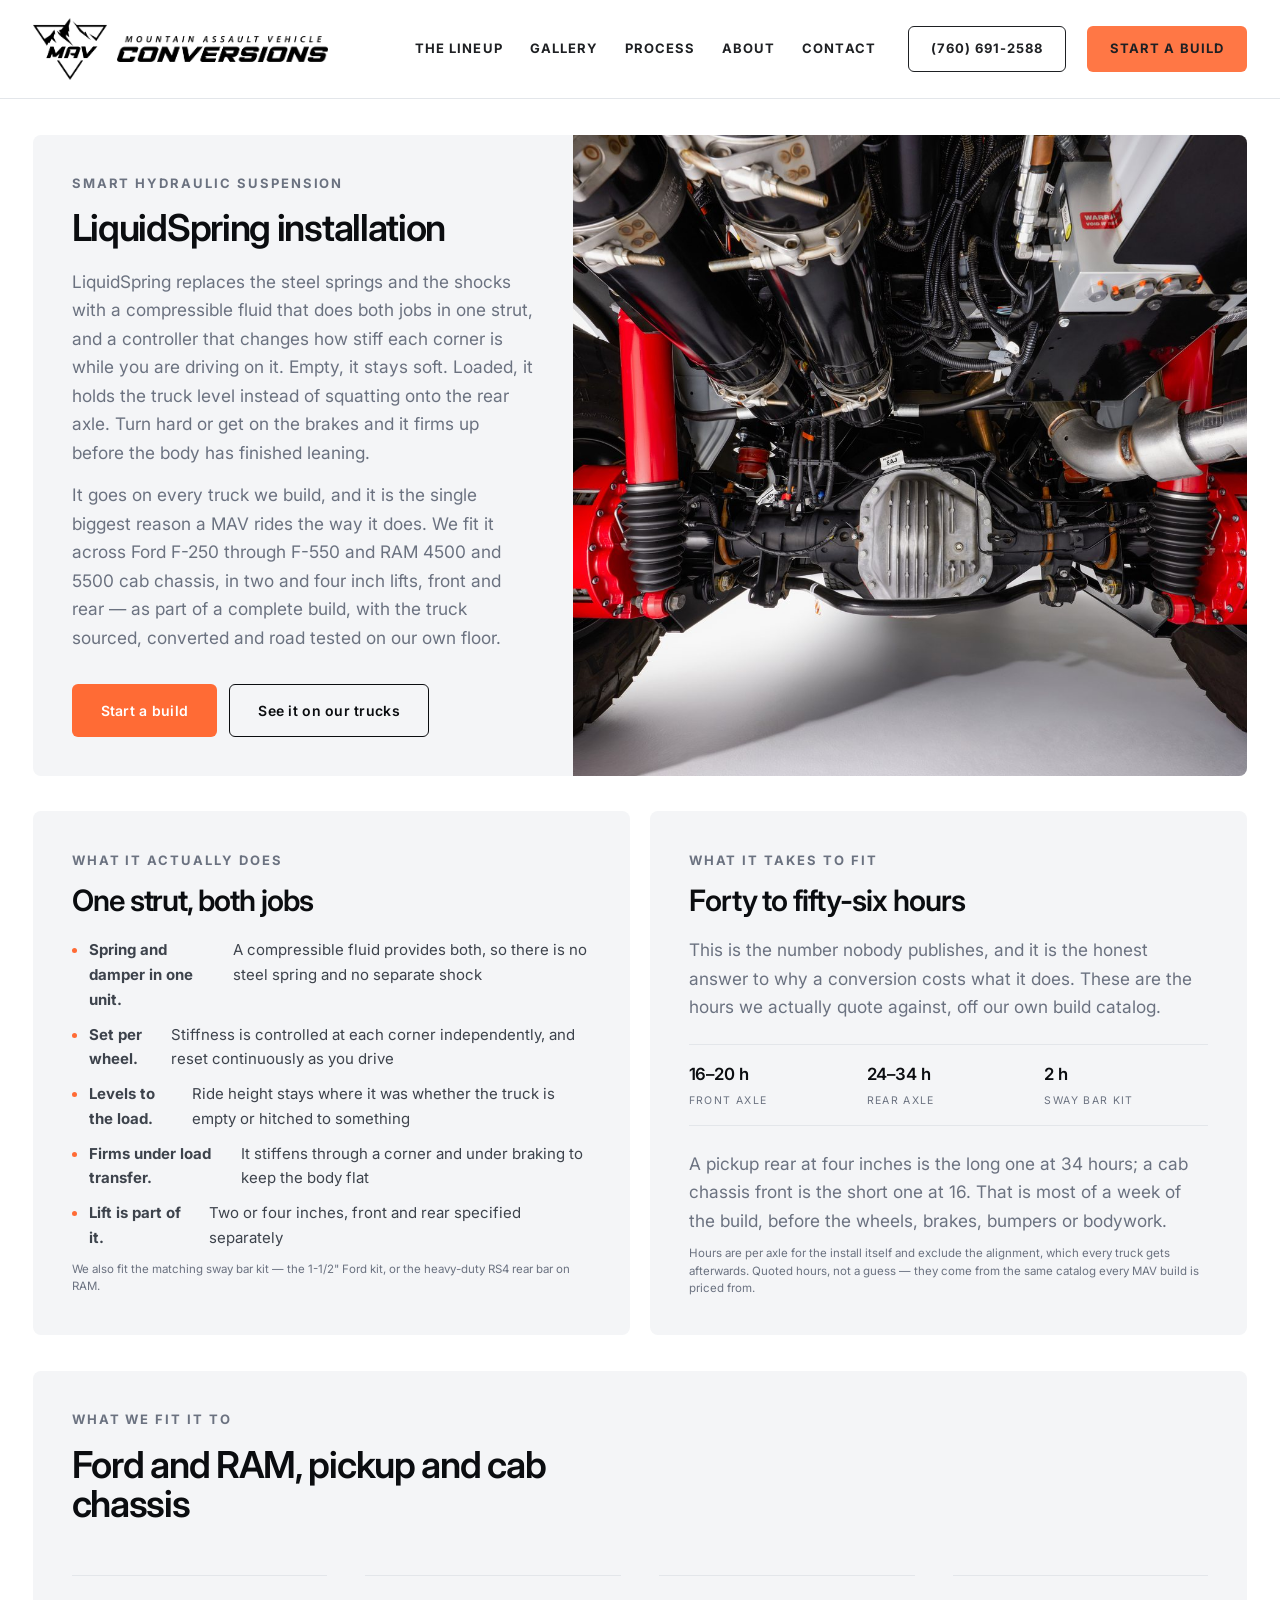
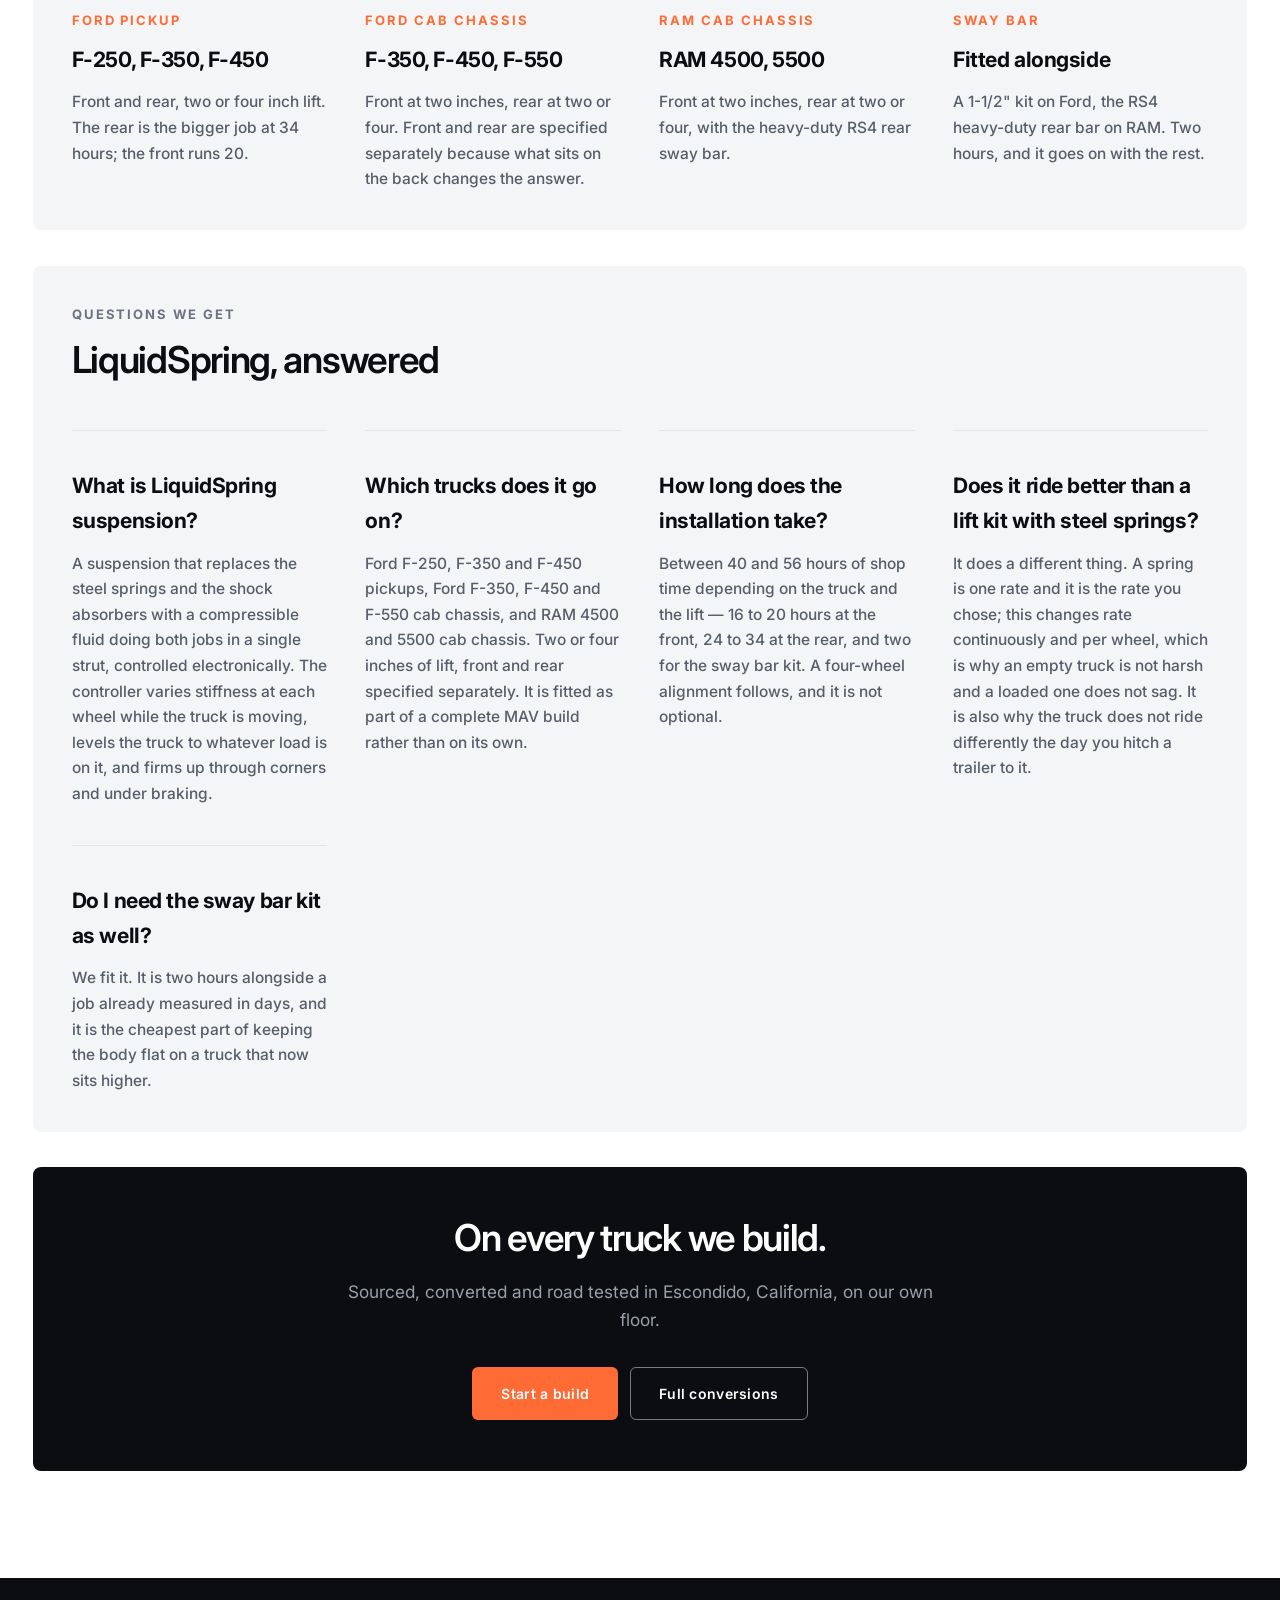
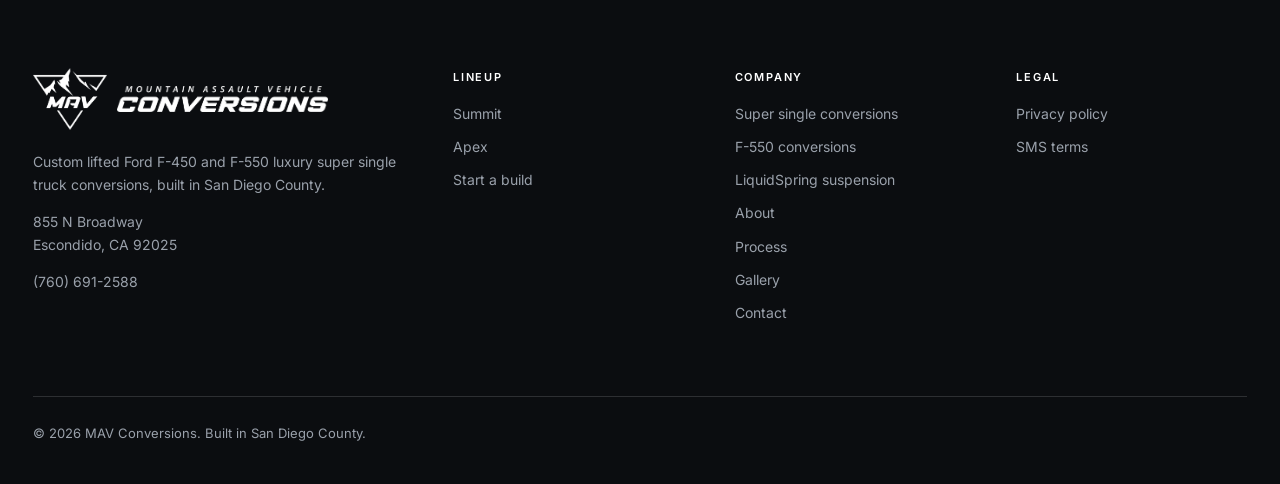
<file: liquidspring-suspension.html>
<!doctype html>
<html lang="en">
<head>
<meta charset="utf-8">
<meta name="viewport" content="width=device-width, initial-scale=1">
<!-- Meta Pixel Code -- base code only: one PageView per page.
     Advanced Matching ("data matching" in Meta's setup email) is deliberately
     NOT enabled. It reads values out of the forms on the page, hashes them and
     sends them with the pageview; the reserve and build pages collect names,
     emails and phone numbers, and sending those to Meta is the pattern behind
     the CIPA and wiretapping suits being filed against California dealers.
     Conversion events are not here either -- add those in a tag manager.
     Disclosed in privacy-policy.html under "Cookies, tracking and advertising". -->
<script>
!function(f,b,e,v,n,t,s)
{if(f.fbq)return;n=f.fbq=function(){n.callMethod?
n.callMethod.apply(n,arguments):n.queue.push(arguments)};
if(!f._fbq)f._fbq=n;n.push=n;n.loaded=!0;n.version='2.0';
n.queue=[];t=b.createElement(e);t.async=!0;
t.src=v;s=b.getElementsByTagName(e)[0];
s.parentNode.insertBefore(t,s)}(window,document,'script',
'https://connect.facebook.net/en_US/fbevents.js');
fbq('init', '1863578501471272');
fbq('track', 'PageView');
</script>
<noscript><img height="1" width="1" style="display:none"
src="https://www.facebook.com/tr?id=1863578501471272&ev=PageView&noscript=1" alt=""></noscript>
<!-- End Meta Pixel Code -->
<link rel="icon" type="image/svg+xml" href="media/favicon.svg">
<link rel="icon" type="image/png" sizes="32x32" href="media/favicon-32.png">
<link rel="icon" type="image/png" sizes="48x48" href="media/favicon-48.png">
<title>LiquidSpring Suspension Installation | MAV Conversions</title>
<link rel="canonical" href="https://mavconversions.com/liquidspring-suspension.html">
<meta name="description" content="LiquidSpring smart hydraulic suspension on every MAV build, Ford F-250 through F-550 and RAM 4500/5500. What it does and the hours it takes to fit.">

<meta property="og:type" content="article">
<meta property="og:site_name" content="MAV Conversions">
<meta property="og:title" content="LiquidSpring Suspension Installation">
<meta property="og:description" content="LiquidSpring smart hydraulic suspension fitted to Ford F-250 through F-550 and RAM 4500/5500, in Escondido, near San Diego.">
<meta property="og:url" content="https://mavconversions.com/liquidspring-suspension.html">
<meta property="og:image" content="https://mavconversions.com/media/brakes-rear.jpg">
<meta name="twitter:card" content="summary_large_image">

<!-- Written for someone searching the PRODUCT rather than the brand: people
     who have read about LiquidSpring and want to know whether it is worth it
     and who will fit it. That is a different reader from the one who lands on
     the home page, and it is a query with its own traffic that nothing on
     this site answered.

     The application table and the labour hours are read off the parts
     catalog, not estimated -- front 16-20h, rear 24-34h, sway bar 2h. Those
     hours are the most useful thing on the page: they are the honest answer
     to "why does this cost what it costs", and no competitor publishes them.

     How the system works is from LiquidSpring's own published description --
     compressible fluid doing spring and damper in one strut, per-wheel
     control, self-levelling. Deliberately no control-loop frequency: that
     figure is quoted all over the internet and I could not source it. -->

<link rel="preconnect" href="https://fonts.googleapis.com">
<link rel="preconnect" href="https://fonts.gstatic.com" crossorigin>
<link href="https://fonts.googleapis.com/css2?family=Inter:wght@400;500;600;700&display=swap" rel="stylesheet">
<link rel="stylesheet" href="styles.css?v=26">

<!-- Generated from the questions on this page by a script. Two copies of
     the same answers drift, and markup that says something the page does
     not is what Google penalises FAQ markup for. -->
<script type="application/ld+json">
{
  "@context": "https://schema.org",
  "@type": "FAQPage",
  "mainEntity": [
    {
      "@type": "Question",
      "name": "What is LiquidSpring suspension?",
      "acceptedAnswer": {
        "@type": "Answer",
        "text": "A suspension that replaces the steel springs and the shock absorbers with a compressible fluid doing both jobs in a single strut, controlled electronically. The controller varies stiffness at each wheel while the truck is moving, levels the truck to whatever load is on it, and firms up through corners and under braking."
      }
    },
    {
      "@type": "Question",
      "name": "Which trucks does it go on?",
      "acceptedAnswer": {
        "@type": "Answer",
        "text": "Ford F-250, F-350 and F-450 pickups, Ford F-350, F-450 and F-550 cab chassis, and RAM 4500 and 5500 cab chassis. Two or four inches of lift, front and rear specified separately. It is fitted as part of a complete MAV build rather than on its own."
      }
    },
    {
      "@type": "Question",
      "name": "How long does the installation take?",
      "acceptedAnswer": {
        "@type": "Answer",
        "text": "Between 40 and 56 hours of shop time depending on the truck and the lift \u2014 16 to 20 hours at the front, 24 to 34 at the rear, and two for the sway bar kit. A four-wheel alignment follows, and it is not optional."
      }
    },
    {
      "@type": "Question",
      "name": "Does it ride better than a lift kit with steel springs?",
      "acceptedAnswer": {
        "@type": "Answer",
        "text": "It does a different thing. A spring is one rate and it is the rate you chose; this changes rate continuously and per wheel, which is why an empty truck is not harsh and a loaded one does not sag. It is also why the truck does not ride differently the day you hitch a trailer to it."
      }
    },
    {
      "@type": "Question",
      "name": "Do I need the sway bar kit as well?",
      "acceptedAnswer": {
        "@type": "Answer",
        "text": "We fit it. It is two hours alongside a job already measured in days, and it is the cheapest part of keeping the body flat on a truck that now sits higher."
      }
    }
  ]
}
</script>
</head>
<body class="no-hero">

<nav class="nav solid" id="nav">
  <div class="nav-inner">
    <a class="nav-logo" href="index.html" aria-label="MAV Conversions home">
      <img class="nav-badge" src="media/badge-white.png" alt="">
      <img class="nav-wordmark" src="media/wordmark-white.png" alt="MAV Conversions">
    </a>
    <div class="nav-links" id="navLinks">
      <a href="index.html#lineup">The Lineup</a>
      <a href="gallery.html">Gallery</a>
      <a href="index.html#process">Process</a>
      <a href="index.html#about">About</a>
      <a href="index.html#contact">Contact</a>
      <a href="tel:+17606912588" class="btn btn-ghost nav-call">(760) 691-2588</a>
      <a href="build.html" class="btn btn-primary">Start a Build</a>
    </div>
    <button class="nav-toggle" id="navToggle" aria-label="Menu" aria-expanded="false">
      <svg width="24" height="24" viewBox="0 0 24 24" fill="none" stroke="currentColor" stroke-width="1.8">
        <path d="M3 6h18M3 12h18M3 18h18"/>
      </svg>
    </button>
  </div>
</nav>

<section class="band band-first">
  <div class="shell">
    <div class="panel panel-split panel-split-lead">
      <div class="panel-copy">
        <p class="eyebrow">Smart hydraulic suspension</p>
        <h1 class="panel-title panel-title-sm">LiquidSpring installation</h1>
        <p class="panel-sub panel-sub-left">LiquidSpring replaces the steel springs and the shocks with a compressible fluid that does both jobs in one strut, and a controller that changes how stiff each corner is while you are driving on it. Empty, it stays soft. Loaded, it holds the truck level instead of squatting onto the rear axle. Turn hard or get on the brakes and it firms up before the body has finished leaning.</p>
        <p class="panel-sub panel-sub-left">It goes on every truck we build, and it is the single biggest reason a MAV rides the way it does. We fit it across Ford F-250 through F-550 and RAM 4500 and 5500 cab chassis, in two and four inch lifts, front and rear &mdash; as part of a complete build, with the truck sourced, converted and road tested on our own floor.</p>
        <div class="actions">
          <a href="build.html" class="btn btn-primary">Start a build</a>
          <a href="index.html#chassis" class="btn btn-outline">See it on our trucks</a>
        </div>
      </div>
      <!-- The rear axle with a strut on each side: the one photograph on the
           site that is actually OF the thing this page is about. It was
           stacked over a second frame to fill the tall copy column, but two
           tight mechanical crops one above the other read as a single
           confusing picture rather than as two. One frame fills the column
           on its own: the cell is 1.65 against the photo's 1.33, so cover
           takes about 24% off the top and bottom, which this frame carries
           because the axle and both struts sit across its middle. -->
      <div class="panel-media">
        <img src="media/brakes-rear.jpg?v=2" width="1400" height="1050"
             alt="Rear axle of a MAV build with a LiquidSpring strut on each side">
      </div>
    </div>
  </div>
</section>

<section class="band">
  <div class="shell">
    <div class="pair pair-2">

      <article class="panel spec-panel">
        <div class="spec-body">
          <p class="eyebrow">What it actually does</p>
          <h2 class="panel-title panel-title-sm">One strut, both jobs</h2>
          <ul class="specs">
            <li><strong>Spring and damper in one unit.</strong> A compressible fluid provides both, so there is no steel spring and no separate shock</li>
            <li><strong>Set per wheel.</strong> Stiffness is controlled at each corner independently, and reset continuously as you drive</li>
            <li><strong>Levels to the load.</strong> Ride height stays where it was whether the truck is empty or hitched to something</li>
            <li><strong>Firms under load transfer.</strong> It stiffens through a corner and under braking to keep the body flat</li>
            <li><strong>Lift is part of it.</strong> Two or four inches, front and rear specified separately</li>
          </ul>
          <p class="tier-figures-note">We also fit the matching sway bar kit &mdash; the 1-1/2&quot; Ford kit, or the heavy-duty RS4 rear bar on RAM.</p>
        </div>
      </article>

      <article class="panel spec-panel">
        <div class="spec-body spec-body-mid">
          <p class="eyebrow">What it takes to fit</p>
          <h2 class="panel-title panel-title-sm">Forty to fifty-six hours</h2>
          <p class="panel-sub panel-sub-left">This is the number nobody publishes, and it is the honest answer to why a conversion costs what it does. These are the hours we actually quote against, off our own build catalog.</p>
          <div class="tier-figures tier-figures-3">
            <div><strong>16&ndash;20 h</strong><span>Front axle</span></div>
            <div><strong>24&ndash;34 h</strong><span>Rear axle</span></div>
            <div><strong>2 h</strong><span>Sway bar kit</span></div>
          </div>
          <p class="panel-sub panel-sub-left">A pickup rear at four inches is the long one at 34 hours; a cab chassis front is the short one at 16. That is most of a week of the build, before the wheels, brakes, bumpers or bodywork.</p>
          <p class="tier-figures-note">Hours are per axle for the install itself and exclude the alignment, which every truck gets afterwards. Quoted hours, not a guess &mdash; they come from the same catalog every MAV build is priced from.</p>
        </div>
      </article>

    </div>
  </div>
</section>

<section class="band">
  <div class="shell">
    <div class="panel panel-tight">
      <p class="eyebrow">What we fit it to</p>
      <h2 class="panel-title panel-title-sm">Ford and RAM, pickup and cab chassis</h2>
      <div class="steps">
        <div class="step">
          <p class="step-n">FORD PICKUP</p>
          <h3>F-250, F-350, F-450</h3>
          <p>Front and rear, two or four inch lift. The rear is the bigger job at 34 hours; the front runs 20.</p>
        </div>
        <div class="step">
          <p class="step-n">FORD CAB CHASSIS</p>
          <h3>F-350, F-450, F-550</h3>
          <p>Front at two inches, rear at two or four. Front and rear are specified separately because what sits on the back changes the answer.</p>
        </div>
        <div class="step">
          <p class="step-n">RAM CAB CHASSIS</p>
          <h3>RAM 4500, 5500</h3>
          <p>Front at two inches, rear at two or four, with the heavy-duty RS4 rear sway bar.</p>
        </div>
        <div class="step">
          <p class="step-n">SWAY BAR</p>
          <h3>Fitted alongside</h3>
          <p>A 1-1/2&quot; kit on Ford, the RS4 heavy-duty rear bar on RAM. Two hours, and it goes on with the rest.</p>
        </div>
      </div>
    </div>
  </div>
</section>

<section class="band" id="faq">
  <div class="shell">
    <div class="panel panel-tight">
      <p class="eyebrow">Questions we get</p>
      <h2 class="panel-title panel-title-sm">LiquidSpring, answered</h2>
      <div class="steps">
        <div class="step">
          <h3>What is LiquidSpring suspension?</h3>
          <p>A suspension that replaces the steel springs and the shock absorbers with a compressible fluid doing both jobs in a single strut, controlled electronically. The controller varies stiffness at each wheel while the truck is moving, levels the truck to whatever load is on it, and firms up through corners and under braking.</p>
        </div>
        <div class="step">
          <h3>Which trucks does it go on?</h3>
          <p>Ford F-250, F-350 and F-450 pickups, Ford F-350, F-450 and F-550 cab chassis, and RAM 4500 and 5500 cab chassis. Two or four inches of lift, front and rear specified separately. It is fitted as part of a complete MAV build rather than on its own.</p>
        </div>
        <div class="step">
          <h3>How long does the installation take?</h3>
          <p>Between 40 and 56 hours of shop time depending on the truck and the lift &mdash; 16 to 20 hours at the front, 24 to 34 at the rear, and two for the sway bar kit. A four-wheel alignment follows, and it is not optional.</p>
        </div>
        <div class="step">
          <h3>Does it ride better than a lift kit with steel springs?</h3>
          <p>It does a different thing. A spring is one rate and it is the rate you chose; this changes rate continuously and per wheel, which is why an empty truck is not harsh and a loaded one does not sag. It is also why the truck does not ride differently the day you hitch a trailer to it.</p>
        </div>
        <div class="step">
          <h3>Do I need the sway bar kit as well?</h3>
          <p>We fit it. It is two hours alongside a job already measured in days, and it is the cheapest part of keeping the body flat on a truck that now sits higher.</p>
        </div>
      </div>
    </div>
  </div>
</section>

<section class="band band-last">
  <div class="shell">
    <div class="panel panel-dark panel-center">
      <h2 class="panel-title panel-title-sm">On every truck we build.</h2>
      <p class="panel-sub">Sourced, converted and road tested in Escondido, California, on our own floor.</p>
      <div class="actions actions-center">
        <a href="build.html" class="btn btn-primary">Start a build</a>
        <a href="super-single-conversions.html" class="btn btn-ghost">Full conversions</a>
      </div>
    </div>
  </div>
</section>

<footer class="footer">
  <div class="shell">
    <div class="footer-grid">
      <div>
        <div class="footer-logo">
          <img class="footer-badge" src="media/badge-white.png" alt="">
          <img class="footer-wordmark" src="media/wordmark-white.png" alt="MAV Conversions">
        </div>
        <p>Custom lifted Ford F-450 and F-550 luxury super single truck conversions, built in San Diego County.</p>
        <p style="margin-top:14px">855 N Broadway<br>Escondido, CA 92025</p>
        <p style="margin-top:14px"><a href="tel:+17606912588">(760) 691-2588</a></p>
      </div>
      <div>
        <h4>Lineup</h4>
        <ul>
          <li><a href="index.html#lineup">Summit</a></li>
          <li><a href="index.html#lineup">Apex</a></li>
          <li><a href="build.html">Start a build</a></li>
        </ul>
      </div>
      <div>
        <h4>Company</h4>
        <ul>
          <li><a href="super-single-conversions.html">Super single conversions</a></li>
          <li><a href="f550-conversions.html">F-550 conversions</a></li>
          <li><a href="liquidspring-suspension.html">LiquidSpring suspension</a></li>
          <li><a href="index.html#about">About</a></li>
          <li><a href="index.html#process">Process</a></li>
          <li><a href="gallery.html">Gallery</a></li>
          <li><a href="index.html#contact">Contact</a></li>
        </ul>
      </div>
      <div>
        <h4>Legal</h4>
        <ul>
          <li><a href="privacy-policy.html">Privacy policy</a></li>
          <li><a href="sms-terms.html">SMS terms</a></li>
        </ul>
      </div>
    </div>
    <div class="footer-base">
      <span>&copy; 2026 MAV Conversions. Built in San Diego County.</span>
    </div>
  </div>
</footer>

<script>
  document.documentElement.classList.add("js");
  var toggle = document.getElementById("navToggle");
  var links = document.getElementById("navLinks");
  toggle.addEventListener("click", function () {
    var open = links.classList.toggle("open");
    toggle.setAttribute("aria-expanded", String(open));
  });
  links.addEventListener("click", function (e) {
    if (e.target.tagName === "A") { links.classList.remove("open"); toggle.setAttribute("aria-expanded", "false"); }
  });
</script>
</body>
</html>
</file>
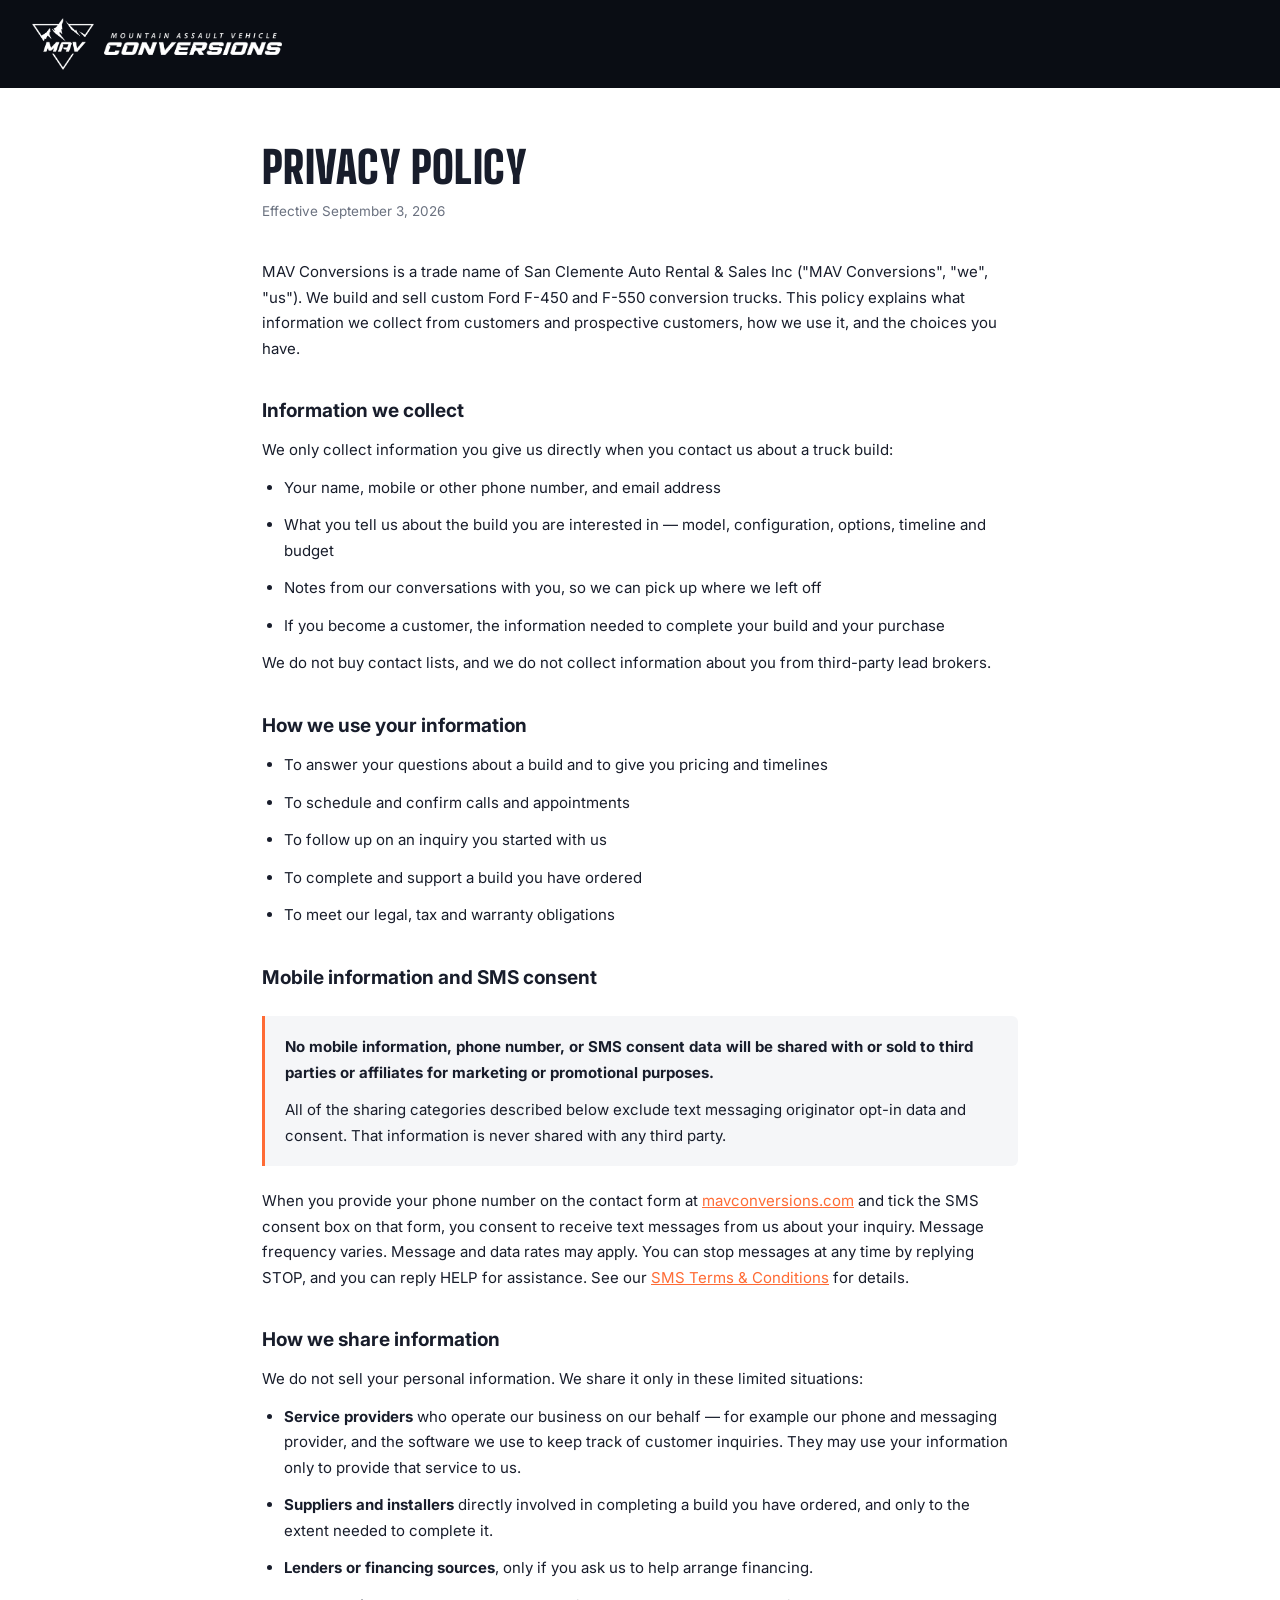
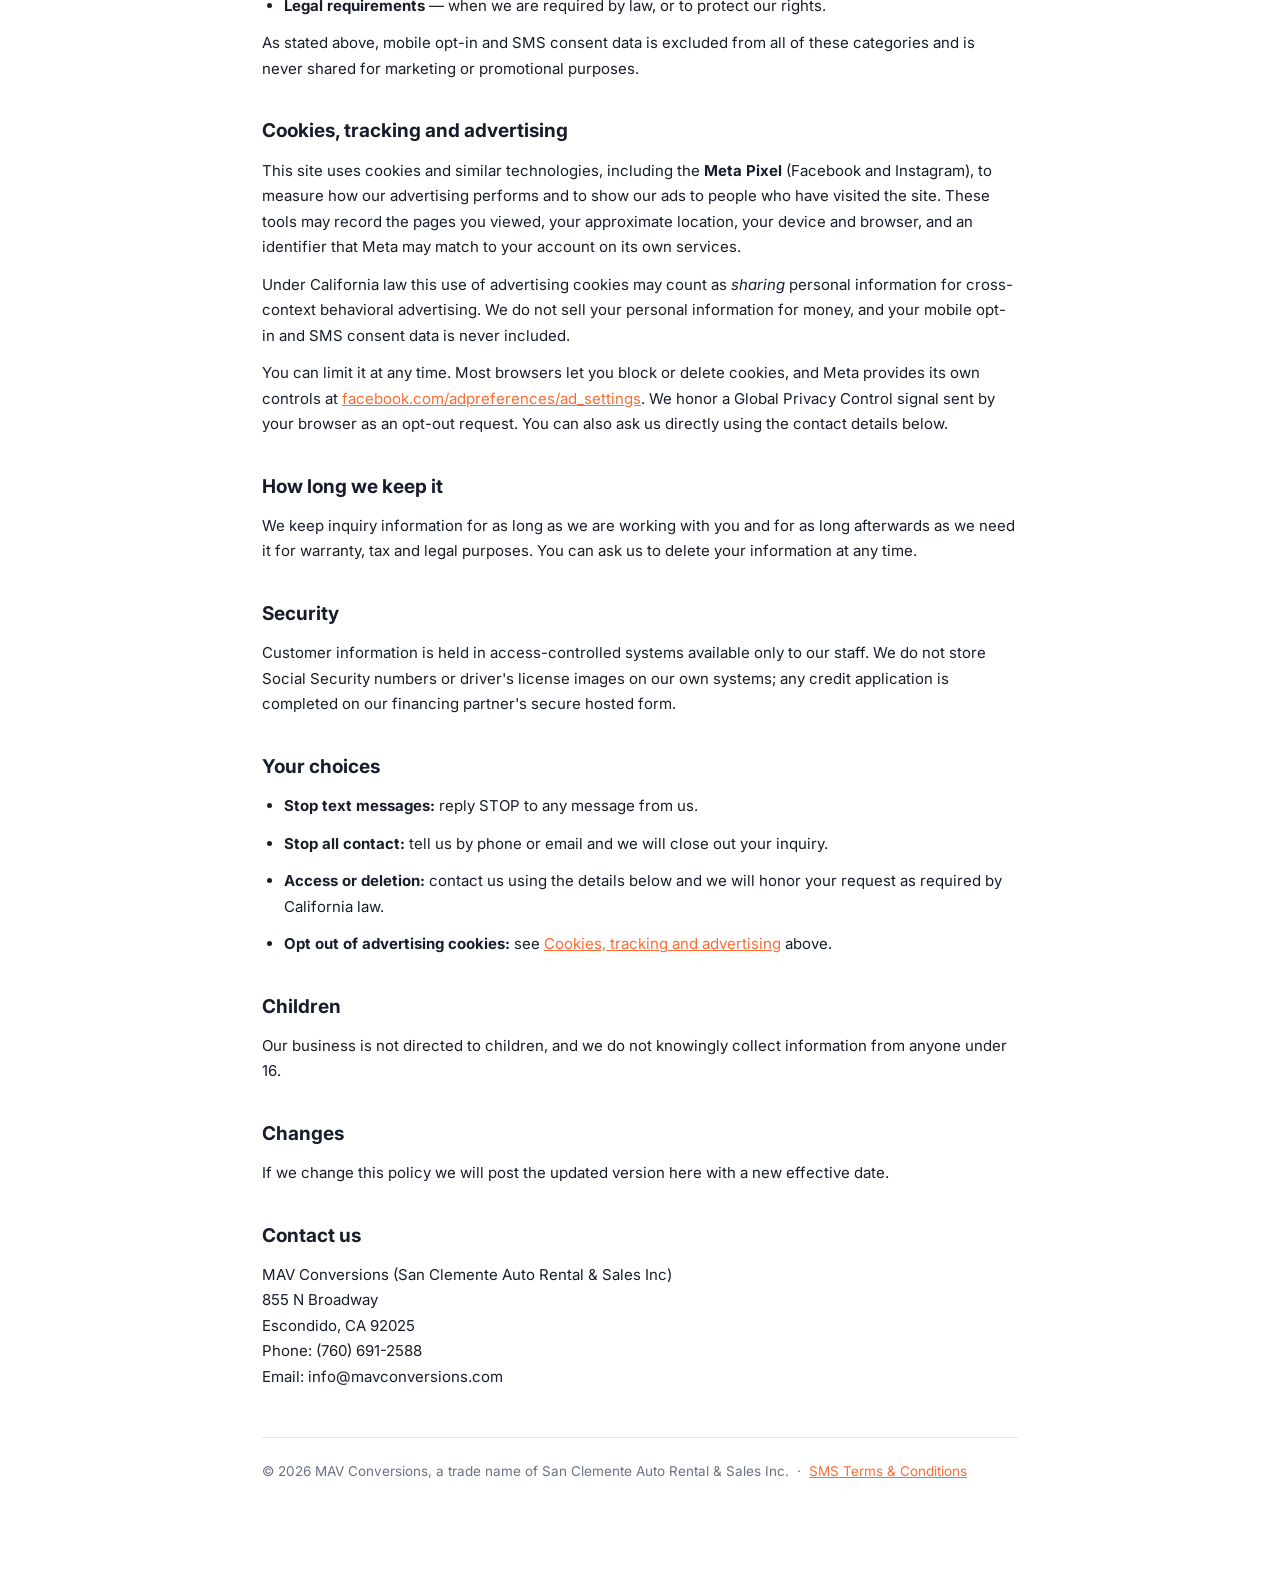
<file: privacy-policy.html>
<!doctype html>
<html lang="en">
<head>
<meta charset="utf-8">
<meta name="viewport" content="width=device-width, initial-scale=1">
<!-- Meta Pixel Code -- base code only: one PageView per page.
     Advanced Matching ("data matching" in Meta's setup email) is deliberately
     NOT enabled. It reads values out of the forms on the page, hashes them and
     sends them with the pageview; the reserve and build pages collect names,
     emails and phone numbers, and sending those to Meta is the pattern behind
     the CIPA and wiretapping suits being filed against California dealers.
     Conversion events are not here either -- add those in a tag manager.
     Disclosed in privacy-policy.html under "Cookies, tracking and advertising". -->
<script>
!function(f,b,e,v,n,t,s)
{if(f.fbq)return;n=f.fbq=function(){n.callMethod?
n.callMethod.apply(n,arguments):n.queue.push(arguments)};
if(!f._fbq)f._fbq=n;n.push=n;n.loaded=!0;n.version='2.0';
n.queue=[];t=b.createElement(e);t.async=!0;
t.src=v;s=b.getElementsByTagName(e)[0];
s.parentNode.insertBefore(t,s)}(window,document,'script',
'https://connect.facebook.net/en_US/fbevents.js');
fbq('init', '1863578501471272');
fbq('track', 'PageView');
</script>
<noscript><img height="1" width="1" style="display:none"
src="https://www.facebook.com/tr?id=1863578501471272&ev=PageView&noscript=1" alt=""></noscript>
<!-- End Meta Pixel Code -->
<!-- Tab icon: orange mark on a black tile. It reads at 16px where a hairline
     mark on clear ground does not, and it looks the same whatever colour the
     tab strip is. PNGs are the fallback for browsers without SVG favicons. -->
<link rel="icon" type="image/svg+xml" href="media/favicon.svg">
<link rel="icon" type="image/png" sizes="32x32" href="media/favicon-32.png">
<link rel="icon" type="image/png" sizes="48x48" href="media/favicon-48.png">
<title>Privacy Policy — MAV Conversions</title>
<meta name="description" content="How MAV Conversions collects, uses and protects customer information, including mobile phone numbers and SMS consent.">
<link rel="preconnect" href="https://fonts.googleapis.com">
<link rel="preconnect" href="https://fonts.gstatic.com" crossorigin>
<link href="https://fonts.googleapis.com/css2?family=Inter:wght@300;400;500;600;700;800&family=Big+Shoulders+Display:wght@600;700;800;900&display=swap" rel="stylesheet">
<style>
* { box-sizing: border-box; margin: 0; padding: 0; }
:root { --black:#0a0d14; --ink:#181d2b; --paper:#f5f6f8; --white:#fff; --dim:#6b7280; --line:#e5e7eb; --accent:#ff6b35; }
html,body { background:var(--white); color:var(--ink);
  font-family:'Inter',-apple-system,BlinkMacSystemFont,system-ui,sans-serif; font-size:15px; line-height:1.7; -webkit-font-smoothing:antialiased; }
.bar { background:var(--black); padding:18px 32px; }
/* The mark, not the words -- and pointing at index.html rather than "/", which
   on a file:// path resolves to the root of the drive. */
.bar-logo { display:flex; align-items:center; gap:10px; text-decoration:none; }
.bar-badge { height:52px; width:auto; display:block; }
.bar-wordmark { height:22px; width:auto; display:block; }
.wrap { max-width:820px; margin:0 auto; padding:56px 32px 96px; }
h1 { font-family:'Big Shoulders Display',sans-serif; font-weight:900; font-size:44px;
  line-height:1.05; text-transform:uppercase; letter-spacing:0.01em; margin-bottom:10px; }
.eff { color:var(--dim); font-size:13.5px; margin-bottom:36px; }
h2 { font-size:19px; font-weight:700; margin:34px 0 10px; }
p, li { margin-bottom:12px; }
ul { padding-left:22px; }
a { color:var(--accent); }
.callout { background:var(--paper); border-left:3px solid var(--accent);
  padding:18px 20px; margin:22px 0; border-radius:0 6px 6px 0; }
.callout p:last-child { margin-bottom:0; }
footer { border-top:1px solid var(--line); margin-top:48px; padding-top:22px; color:var(--dim); font-size:13.5px; }
</style>
</head>
<body>
<div class="bar">
  <a class="bar-logo" href="index.html" aria-label="MAV Conversions home">
    <img class="bar-badge" src="media/badge-white.png" alt="">
    <img class="bar-wordmark" src="media/wordmark-white.png" alt="MAV Conversions">
  </a>
</div>
<div class="wrap">
  <h1>Privacy Policy</h1>
  <p class="eff">Effective September 3, 2026</p>

  <p>MAV Conversions is a trade name of San Clemente Auto Rental &amp; Sales Inc ("MAV Conversions", "we", "us"). We build and sell custom Ford F-450 and F-550 conversion trucks. This policy explains what information we collect from customers and prospective customers, how we use it, and the choices you have.</p>

  <h2>Information we collect</h2>
  <p>We only collect information you give us directly when you contact us about a truck build:</p>
  <ul>
    <li>Your name, mobile or other phone number, and email address</li>
    <li>What you tell us about the build you are interested in — model, configuration, options, timeline and budget</li>
    <li>Notes from our conversations with you, so we can pick up where we left off</li>
    <li>If you become a customer, the information needed to complete your build and your purchase</li>
  </ul>
  <p>We do not buy contact lists, and we do not collect information about you from third-party lead brokers.</p>

  <h2>How we use your information</h2>
  <ul>
    <li>To answer your questions about a build and to give you pricing and timelines</li>
    <li>To schedule and confirm calls and appointments</li>
    <li>To follow up on an inquiry you started with us</li>
    <li>To complete and support a build you have ordered</li>
    <li>To meet our legal, tax and warranty obligations</li>
  </ul>

  <h2>Mobile information and SMS consent</h2>
  <div class="callout">
    <p><strong>No mobile information, phone number, or SMS consent data will be shared with or sold to third parties or affiliates for marketing or promotional purposes.</strong></p>
    <p>All of the sharing categories described below exclude text messaging originator opt-in data and consent. That information is never shared with any third party.</p>
  </div>
  <p>When you provide your phone number on the contact form at <a href="index.html#contact">mavconversions.com</a> and tick the SMS consent box on that form, you consent to receive text messages from us about your inquiry. Message frequency varies. Message and data rates may apply. You can stop messages at any time by replying STOP, and you can reply HELP for assistance. See our <a href="sms-terms.html">SMS Terms &amp; Conditions</a> for details.</p>

  <h2>How we share information</h2>
  <p>We do not sell your personal information. We share it only in these limited situations:</p>
  <ul>
    <li><strong>Service providers</strong> who operate our business on our behalf — for example our phone and messaging provider, and the software we use to keep track of customer inquiries. They may use your information only to provide that service to us.</li>
    <li><strong>Suppliers and installers</strong> directly involved in completing a build you have ordered, and only to the extent needed to complete it.</li>
    <li><strong>Lenders or financing sources</strong>, only if you ask us to help arrange financing.</li>
    <li><strong>Legal requirements</strong> — when we are required by law, or to protect our rights.</li>
  </ul>
  <p>As stated above, mobile opt-in and SMS consent data is excluded from all of these categories and is never shared for marketing or promotional purposes.</p>

  <h2 id="cookies">Cookies, tracking and advertising</h2>
  <p>This site uses cookies and similar technologies, including the <strong>Meta Pixel</strong> (Facebook and Instagram), to measure how our advertising performs and to show our ads to people who have visited the site. These tools may record the pages you viewed, your approximate location, your device and browser, and an identifier that Meta may match to your account on its own services.</p>
  <p>Under California law this use of advertising cookies may count as <em>sharing</em> personal information for cross-context behavioral advertising. We do not sell your personal information for money, and your mobile opt-in and SMS consent data is never included.</p>
  <p>You can limit it at any time. Most browsers let you block or delete cookies, and Meta provides its own controls at <a href="https://www.facebook.com/adpreferences/ad_settings" target="_blank" rel="noopener">facebook.com/adpreferences/ad_settings</a>. We honor a Global Privacy Control signal sent by your browser as an opt-out request. You can also ask us directly using the contact details below.</p>

  <h2>How long we keep it</h2>
  <p>We keep inquiry information for as long as we are working with you and for as long afterwards as we need it for warranty, tax and legal purposes. You can ask us to delete your information at any time.</p>

  <h2>Security</h2>
  <p>Customer information is held in access-controlled systems available only to our staff. We do not store Social Security numbers or driver's license images on our own systems; any credit application is completed on our financing partner's secure hosted form.</p>

  <h2>Your choices</h2>
  <ul>
    <li><strong>Stop text messages:</strong> reply STOP to any message from us.</li>
    <li><strong>Stop all contact:</strong> tell us by phone or email and we will close out your inquiry.</li>
    <li><strong>Access or deletion:</strong> contact us using the details below and we will honor your request as required by California law.</li>
    <li><strong>Opt out of advertising cookies:</strong> see <a href="#cookies">Cookies, tracking and advertising</a> above.</li>
  </ul>

  <h2>Children</h2>
  <p>Our business is not directed to children, and we do not knowingly collect information from anyone under 16.</p>

  <h2>Changes</h2>
  <p>If we change this policy we will post the updated version here with a new effective date.</p>

  <h2>Contact us</h2>
  <p>MAV Conversions (San Clemente Auto Rental &amp; Sales Inc)<br>
     855 N Broadway<br>
     Escondido, CA 92025<br>
     Phone: (760) 691-2588<br>
     Email: info@mavconversions.com</p>

  <footer>© 2026 MAV Conversions, a trade name of San Clemente Auto Rental &amp; Sales Inc. &nbsp;·&nbsp; <a href="sms-terms.html">SMS Terms &amp; Conditions</a></footer>
</div>
<script>
  // Scroll position: a fresh click lands at the top, Back and Forward put you
  // back where you were. The browser's own restoration cannot do the second
  // part, because the gallery builds its tiles from JSON after load -- by the
  // time that wall exists the browser has already restored into a page that
  // was still empty, and the position is lost. So restoration is turned off
  // and the position is kept by hand, per page, for this tab only. The same
  // block is on every page so the whole site behaves one way.
  var SCROLL_KEY = "mav:scroll:" + location.pathname + location.search;
  // Was this a link click or a Back? performance.navigation claims to answer
  // that, but inside the host's iframe it is not dependable -- a plain click on
  // Start a Build could come back as a history move and restore the old
  // position. So the answer is written down at the moment of the click instead,
  // and the reading below only falls back to performance when there is no note.
  var forward = false;
  try {
    forward = sessionStorage.getItem("mav:forward") === "1";
    if (forward) sessionStorage.removeItem("mav:forward");
  } catch (err) {}
  var isBack = !forward && (function () {
    var nav = window.performance && performance.getEntriesByType
      && performance.getEntriesByType("navigation")[0];
    if (nav && nav.type) return nav.type === "back_forward";
    var old = window.performance && performance.navigation;
    return !!old && old.type === 2;
  })();
  // Bubble phase on purpose, so this runs AFTER the handlers on the links
  // themselves and can see whether one of them cancelled the click. The
  // same-page links (the logo here, GALLERY on the gallery) scroll instead of
  // navigating; recording those as a move would leave a flag behind that makes
  // the next Back land at the top instead of where you were.
  document.addEventListener("click", function (e) {
    if (e.defaultPrevented) return;
    var a = e.target && e.target.closest && e.target.closest("a[href]");
    if (!a) return;
    var href = a.getAttribute("href") || "";
    // A bare #section or a tel:/mailto:/external link is not a move of ours.
    if (!href || href.charAt(0) === "#" || /^[a-z]+:/i.test(href)) return;
    if (e.metaKey || e.ctrlKey || e.shiftKey || e.altKey || e.button !== 0) return;
    try { sessionStorage.setItem("mav:forward", "1"); } catch (err) {}
  });
  if ("scrollRestoration" in history) history.scrollRestoration = "manual";

  function rememberScroll() {
    try { sessionStorage.setItem(SCROLL_KEY, String(window.scrollY)); } catch (err) {}
  }
  // pagehide covers both leaving the page and it going into the back/forward
  // cache; visibilitychange catches a tab closed without either firing.
  window.addEventListener("pagehide", rememberScroll);
  document.addEventListener("visibilitychange", function () {
    if (document.hidden) rememberScroll();
  });

  // Exposed because the gallery has to call it again once its tiles exist:
  // before that the page has no height to scroll into.
  // If you start scrolling while the page is still loading, you win -- the
  // load handler below must not yank you back. Listening for input rather than
  // the scroll event, because our own scrollTo fires that too.
  var userMoved = false;
  ["wheel", "touchstart", "keydown"].forEach(function (ev) {
    window.addEventListener(ev, function () { userMoved = true; }, { passive: true });
  });

  window.restoreScroll = function () {
    if (location.hash || userMoved) return;   // a #section link, or you, asked
    if (!isBack) { window.scrollTo(0, 0); return; }
    var y = 0;
    try { y = parseInt(sessionStorage.getItem(SCROLL_KEY), 10) || 0; } catch (err) {}
    window.scrollTo(0, y);
  };
  window.restoreScroll();
  window.addEventListener("load", window.restoreScroll);
  // A page served from the back/forward cache never re-runs the script above.
  window.addEventListener("pageshow", function (e) {
    if (e.persisted) { isBack = true; window.restoreScroll(); }
  });
</script>
</body>
</html>
</file>
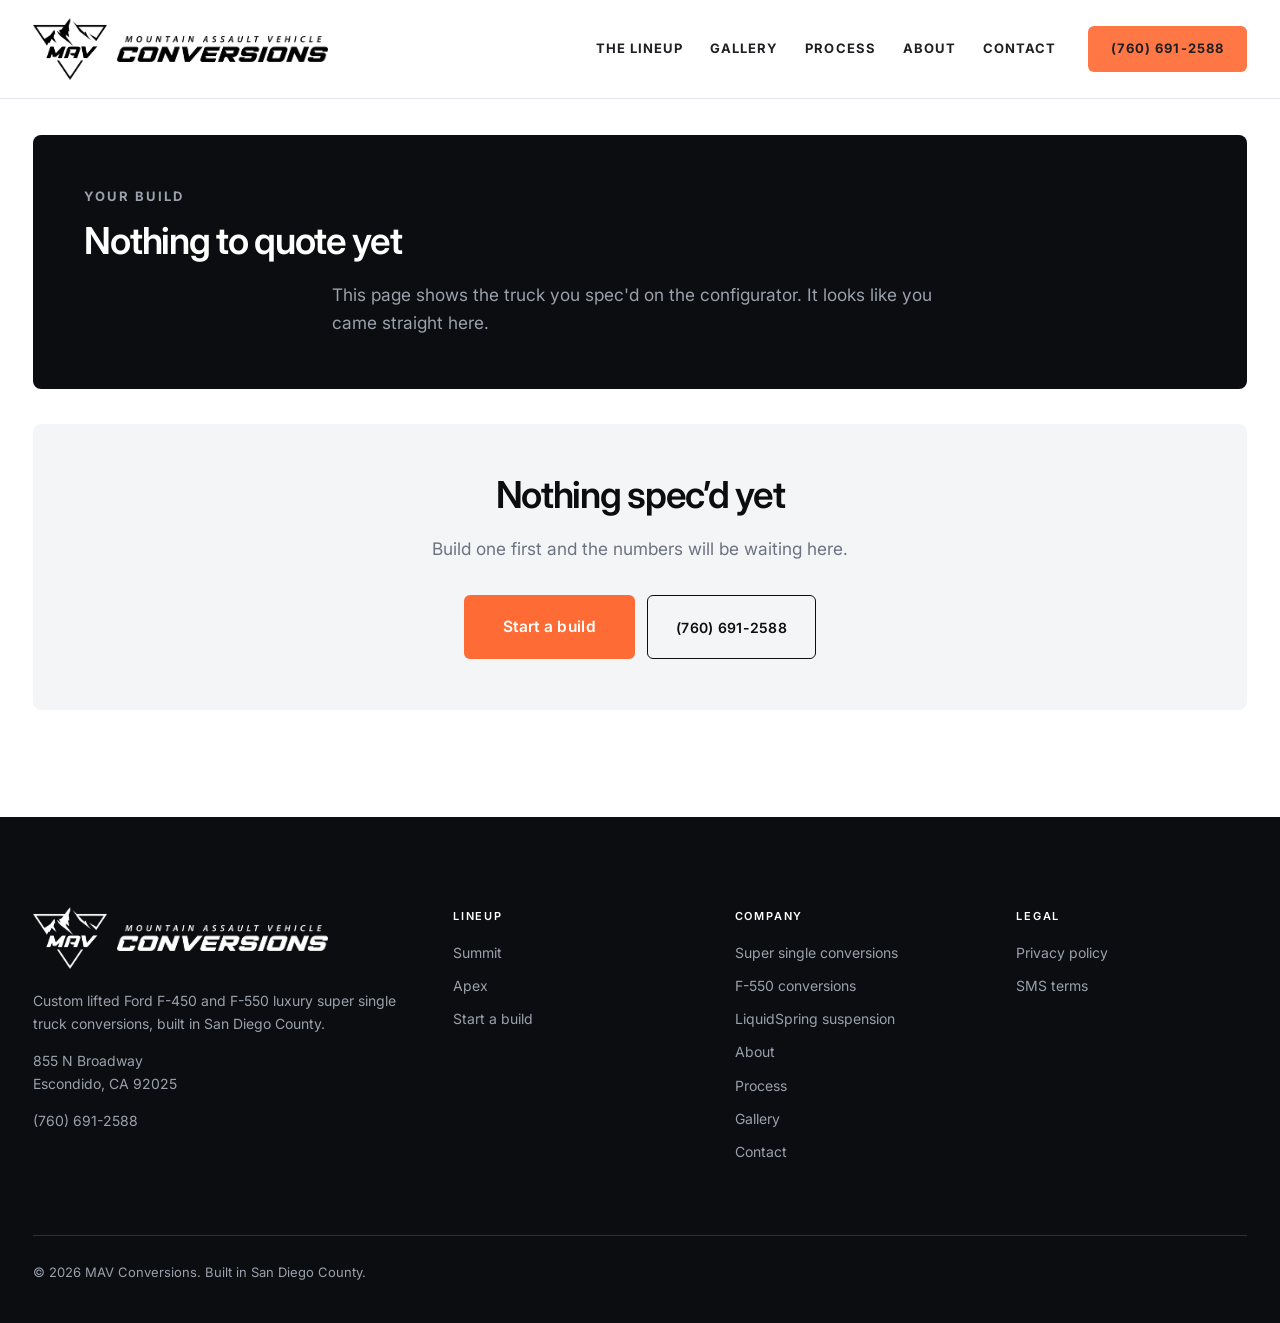
<file: reserve.html>
<!doctype html>
<html lang="en">
<head>
<meta charset="utf-8">
<meta name="viewport" content="width=device-width, initial-scale=1">
<!-- Meta Pixel Code -- base code only: one PageView per page.
     Advanced Matching ("data matching" in Meta's setup email) is deliberately
     NOT enabled. It reads values out of the forms on the page, hashes them and
     sends them with the pageview; the reserve and build pages collect names,
     emails and phone numbers, and sending those to Meta is the pattern behind
     the CIPA and wiretapping suits being filed against California dealers.
     Conversion events are not here either -- add those in a tag manager.
     Disclosed in privacy-policy.html under "Cookies, tracking and advertising". -->
<script>
!function(f,b,e,v,n,t,s)
{if(f.fbq)return;n=f.fbq=function(){n.callMethod?
n.callMethod.apply(n,arguments):n.queue.push(arguments)};
if(!f._fbq)f._fbq=n;n.push=n;n.loaded=!0;n.version='2.0';
n.queue=[];t=b.createElement(e);t.async=!0;
t.src=v;s=b.getElementsByTagName(e)[0];
s.parentNode.insertBefore(t,s)}(window,document,'script',
'https://connect.facebook.net/en_US/fbevents.js');
fbq('init', '1863578501471272');
fbq('track', 'PageView');
</script>
<noscript><img height="1" width="1" style="display:none"
src="https://www.facebook.com/tr?id=1863578501471272&ev=PageView&noscript=1" alt=""></noscript>
<!-- End Meta Pixel Code -->
<!-- Tab icon: orange mark on a black tile. It reads at 16px where a hairline
     mark on clear ground does not, and it looks the same whatever colour the
     tab strip is. PNGs are the fallback for browsers without SVG favicons. -->
<link rel="icon" type="image/svg+xml" href="media/favicon.svg">
<link rel="icon" type="image/png" sizes="32x32" href="media/favicon-32.png">
<link rel="icon" type="image/png" sizes="48x48" href="media/favicon-48.png">
<title>Your Build — MAV Conversions</title>
<meta name="description" content="Review what your MAV build costs and request a written quote.">

<!-- STEP 2 OF THE CONFIGURATOR.
     Shows the build spec'd on build.html and turns it into a CRM lead.

     The numbers here are carried from the configurator rather than figured
     again: that page read them from the catalog, and a second calculation
     on a second page is a second thing to go wrong. The spec TEXT is
     carried for the same reason -- it is what the customer was shown, and
     it goes to the rep verbatim.

     Landing here with an empty sessionStorage is normal (a bookmark, a
     refresh after the tab was restored), so it is handled as a door back
     to the configurator rather than an error. -->

<link rel="preconnect" href="https://fonts.googleapis.com">
<link rel="preconnect" href="https://fonts.gstatic.com" crossorigin>
<link href="https://fonts.googleapis.com/css2?family=Inter:wght@400;500;600;700&display=swap" rel="stylesheet">
<meta name="robots" content="noindex">
<link rel="stylesheet" href="styles.css?v=26">
</head>
<body class="no-hero">

<nav class="nav solid" id="nav">
  <div class="nav-inner">
    <a class="nav-logo" href="index.html" aria-label="MAV Conversions home">
      <img class="nav-badge" src="media/badge-white.png" alt="">
      <img class="nav-wordmark" src="media/wordmark-white.png" alt="MAV Conversions">
    </a>
    <div class="nav-links" id="navLinks">
      <a href="index.html#lineup">The Lineup</a>
      <a href="gallery.html">Gallery</a>
      <a href="index.html#process">Process</a>
      <a href="index.html#about">About</a>
      <a href="index.html#contact">Contact</a>
      <a href="tel:+17606912588" class="btn btn-primary">(760) 691-2588</a>
    </div>
    <button class="nav-toggle" id="navToggle" aria-label="Menu" aria-expanded="false">
      <svg width="24" height="24" viewBox="0 0 24 24" fill="none" stroke="currentColor" stroke-width="1.8">
        <path d="M3 6h18M3 12h18M3 18h18"/>
      </svg>
    </button>
  </div>
</nav>

<main>

  <section class="band band-first">
    <div class="shell">
      <div class="panel panel-dark">
        <p class="eyebrow on-dark">Your build</p>
        <h1 class="panel-title panel-title-sm" id="rvTitle">Let&rsquo;s get it quoted</h1>
        <p class="panel-sub" id="rvLede">
          Here is what you spec&rsquo;d. Leave us a way to reach you and we&rsquo;ll put it in writing
          &mdash; a real quote, with tax and license figured for your county, usually the same week.
        </p>

        <div class="cfg-bill" id="rvBill"></div>

        <!-- Same form as the contact panel on the home page, and the same
             consent line: unticked by default, and the form submits either
             way. Consent is a choice, not the price of asking for a quote. -->
        <form class="lead-form" id="rvForm" novalidate>
          <div class="lead-row">
            <label>Name
              <input type="text" name="name" autocomplete="name" required>
            </label>
            <label>Phone
              <input type="tel" name="phone" autocomplete="tel" inputmode="tel">
            </label>
          </div>
          <div class="lead-row">
            <label>Email
              <input type="email" name="email" autocomplete="email">
            </label>
            <label>ZIP
              <input type="text" name="zip" autocomplete="postal-code" inputmode="numeric" maxlength="10">
            </label>
          </div>
          <!-- Same question as the contact form, same reason: export rules
               turn on the destination. It rides into the lead note, which the
               CRM already builds out of ZIP and timeline. -->
          <label>Where will the truck be registered?
            <select name="destination" id="rvDest">
              <option value="">Select one</option>
              <option value="United States">United States</option>
              <option value="Outside the United States">Outside the United States</option>
            </select>
          </label>
          <label id="rvDestWrap" hidden>Which country?
            <input type="text" name="destCountry" id="rvDestCountry" autocomplete="country-name">
          </label>
          <label>When are you looking to order?
            <select name="timeline">
              <option value="">No particular hurry</option>
              <option>As soon as possible</option>
              <option>Within 3 months</option>
              <option>Within 6 months</option>
              <option>Just researching</option>
            </select>
          </label>
          <label>Anything we should know? <span class="cfg-opt-label">Optional</span>
            <textarea name="notes" rows="3" placeholder="What you tow, where you take it, anything you want on the truck that wasn&rsquo;t on the list."></textarea>
          </label>
          <div class="lead-trap" aria-hidden="true">
            <label>Company<input type="text" name="company" tabindex="-1" autocomplete="off"></label>
          </div>
          <label class="lead-consent">
            <input type="checkbox" name="smsConsent" value="yes">
            <span>I agree to receive text messages from MAV Conversions about my build.
              Consent is not a condition of any purchase or service &mdash; if you prefer not to
              receive texts, leave this unchecked and we will contact you another way. Message
              frequency varies. Message and data rates may apply. Reply STOP to opt out, HELP for
              help. <a href="privacy-policy.html">Privacy Policy</a> &middot;
              <a href="sms-terms.html">SMS Terms</a>.</span>
          </label>
          <div class="actions actions-center">
            <button type="submit" class="btn btn-primary btn-lg" id="rvSend">Send me the quote</button>
            <a href="build.html" class="btn btn-ghost">Change the build</a>
          </div>
          <p class="lead-status" id="rvStatus" role="status" aria-live="polite"></p>
        </form>
      </div>
    </div>
  </section>

  <!-- Arriving here with nothing spec'd is a dead end, so it becomes a door
       back to the configurator rather than an empty page. -->
  <section class="band band-last" id="rvEmpty" hidden>
    <div class="shell">
      <div class="panel panel-center">
        <h2 class="panel-title panel-title-sm">Nothing spec&rsquo;d yet</h2>
        <p class="panel-sub">Build one first and the numbers will be waiting here.</p>
        <div class="actions actions-center">
          <a href="build.html" class="btn btn-primary btn-lg">Start a build</a>
          <a href="tel:+17606912588" class="btn btn-outline">(760) 691-2588</a>
        </div>
      </div>
    </div>
  </section>

</main>

<footer class="footer">
  <div class="shell">
    <div class="footer-grid">
      <div>
        <div class="footer-logo">
          <img class="footer-badge" src="media/badge-white.png" alt="">
          <img class="footer-wordmark" src="media/wordmark-white.png" alt="MAV Conversions">
        </div>
        <p>Custom lifted Ford F-450 and F-550 luxury super single truck conversions, built in San Diego County.</p>
        <p style="margin-top:14px">855 N Broadway<br>Escondido, CA 92025</p>
        <p style="margin-top:14px"><a href="tel:+17606912588">(760) 691-2588</a></p>
      </div>
      <div>
        <h4>Lineup</h4>
        <ul>
          <li><a href="index.html#lineup">Summit</a></li>
          <li><a href="index.html#lineup">Apex</a></li>
          <li><a href="build.html">Start a build</a></li>
        </ul>
      </div>
      <div>
        <h4>Company</h4>
        <ul>
        <li><a href="super-single-conversions.html">Super single conversions</a></li>
        <li><a href="f550-conversions.html">F-550 conversions</a></li>
        <li><a href="liquidspring-suspension.html">LiquidSpring suspension</a></li>
          <li><a href="index.html#about">About</a></li>
          <li><a href="index.html#process">Process</a></li>
          <li><a href="gallery.html">Gallery</a></li>
          <li><a href="index.html#contact">Contact</a></li>
        </ul>
      </div>
      <div>
        <h4>Legal</h4>
        <ul>
          <li><a href="privacy-policy.html">Privacy policy</a></li>
          <li><a href="sms-terms.html">SMS terms</a></li>
        </ul>
      </div>
    </div>
    <div class="footer-base">
      <span>&copy; 2026 MAV Conversions. Built in San Diego County.</span>
    </div>
  </div>
</footer>

<script>
  document.documentElement.classList.add("js");
  var toggle = document.getElementById("navToggle");
  var links = document.getElementById("navLinks");
  toggle.addEventListener("click", function () {
    var open = links.classList.toggle("open");
    toggle.setAttribute("aria-expanded", String(open));
  });
  links.addEventListener("click", function (e) {
    if (e.target.tagName === "A") { links.classList.remove("open"); toggle.setAttribute("aria-expanded", "false"); }
  });

  // A nav link pointing at the page you are already on is a reload, and
  // browsers restore your scroll position across a reload -- so clicking
  // START A BUILD dropped you back where you were (often the footer) instead of at
  // the top. Scroll instead. Matching on the raw href attribute rather than
  // the resolved URL, because how the host maps these paths is its business.
  Array.prototype.forEach.call(
    document.querySelectorAll('a[href="build.html"]'), function (a) {
      a.addEventListener("click", function (e) {
        // Leave modified clicks alone so "open in a new tab" still works.
        if (e.metaKey || e.ctrlKey || e.shiftKey || e.altKey || e.button !== 0) return;
        e.preventDefault();
        // Drop any #section left in the URL, or a later refresh jumps back down.
        if (location.hash) {
          history.replaceState(null, "", location.pathname + location.search);
        }
        var jump = window.matchMedia("(prefers-reduced-motion: reduce)").matches;
        window.scrollTo({ top: 0, behavior: jump ? "auto" : "smooth" });
      });
    });

  // Scroll position: a fresh click lands at the top, Back and Forward put you
  // back where you were. The browser's own restoration cannot do the second
  // part, because the gallery builds its tiles from JSON after load -- by the
  // time that wall exists the browser has already restored into a page that
  // was still empty, and the position is lost. So restoration is turned off
  // and the position is kept by hand, per page, for this tab only. The same
  // block is on every page so the whole site behaves one way.
  var SCROLL_KEY = "mav:scroll:" + location.pathname + location.search;
  // Was this a link click or a Back? performance.navigation claims to answer
  // that, but inside the host's iframe it is not dependable -- a plain click on
  // Start a Build could come back as a history move and restore the old
  // position. So the answer is written down at the moment of the click instead,
  // and the reading below only falls back to performance when there is no note.
  var forward = false;
  try {
    forward = sessionStorage.getItem("mav:forward") === "1";
    if (forward) sessionStorage.removeItem("mav:forward");
  } catch (err) {}
  var isBack = !forward && (function () {
    var nav = window.performance && performance.getEntriesByType
      && performance.getEntriesByType("navigation")[0];
    if (nav && nav.type) return nav.type === "back_forward";
    var old = window.performance && performance.navigation;
    return !!old && old.type === 2;
  })();
  // Bubble phase on purpose, so this runs AFTER the handlers on the links
  // themselves and can see whether one of them cancelled the click. The
  // same-page links (the logo here, GALLERY on the gallery) scroll instead of
  // navigating; recording those as a move would leave a flag behind that makes
  // the next Back land at the top instead of where you were.
  document.addEventListener("click", function (e) {
    if (e.defaultPrevented) return;
    var a = e.target && e.target.closest && e.target.closest("a[href]");
    if (!a) return;
    var href = a.getAttribute("href") || "";
    // A bare #section or a tel:/mailto:/external link is not a move of ours.
    if (!href || href.charAt(0) === "#" || /^[a-z]+:/i.test(href)) return;
    if (e.metaKey || e.ctrlKey || e.shiftKey || e.altKey || e.button !== 0) return;
    try { sessionStorage.setItem("mav:forward", "1"); } catch (err) {}
  });
  if ("scrollRestoration" in history) history.scrollRestoration = "manual";

  function rememberScroll() {
    try { sessionStorage.setItem(SCROLL_KEY, String(window.scrollY)); } catch (err) {}
  }
  // pagehide covers both leaving the page and it going into the back/forward
  // cache; visibilitychange catches a tab closed without either firing.
  window.addEventListener("pagehide", rememberScroll);
  document.addEventListener("visibilitychange", function () {
    if (document.hidden) rememberScroll();
  });

  // Exposed because the gallery has to call it again once its tiles exist:
  // before that the page has no height to scroll into.
  // If you start scrolling while the page is still loading, you win -- the
  // load handler below must not yank you back. Listening for input rather than
  // the scroll event, because our own scrollTo fires that too.
  var userMoved = false;
  ["wheel", "touchstart", "keydown"].forEach(function (ev) {
    window.addEventListener(ev, function () { userMoved = true; }, { passive: true });
  });

  window.restoreScroll = function () {
    if (location.hash || userMoved) return;   // a #section link, or you, asked
    if (!isBack) { window.scrollTo(0, 0); return; }
    var y = 0;
    try { y = parseInt(sessionStorage.getItem(SCROLL_KEY), 10) || 0; } catch (err) {}
    window.scrollTo(0, y);
  };
  window.restoreScroll();
  window.addEventListener("load", window.restoreScroll);
  // A page served from the back/forward cache never re-runs the script above.
  window.addEventListener("pageshow", function (e) {
    if (e.persisted) { isBack = true; window.restoreScroll(); }
  });

  // =========================================================================
  // THE RESERVE PAGE
  //
  // Reads the build out of sessionStorage, shows what it costs, and sends it
  // to the CRM as a lead with the spec attached.
  //
  // The spec text was composed on the configurator rather than here, and is
  // carried across whole: that page is the only one that knows what the
  // customer was actually shown, and rebuilding the wording from a bag of ids
  // is how the quote and the page come to describe different trucks.
  // =========================================================================
  (function () {
    var form = document.getElementById("rvForm");
    if (!form) return;
    var elBill = document.getElementById("rvBill");
    var elEmpty = document.getElementById("rvEmpty");
    var elStatus = document.getElementById("rvStatus");
    var elSend = document.getElementById("rvSend");
    var dest = document.getElementById("rvDest");
    var destWrap = document.getElementById("rvDestWrap");
    var destCountry = document.getElementById("rvDestCountry");

    dest.addEventListener("change", function () {
      destWrap.hidden = dest.value !== "Outside the United States";
      if (destWrap.hidden) destCountry.value = "";
    });
    var ENDPOINT = "https://mav-crm-production.up.railway.app/api/configurator/lead";

    var build = null;
    try {
      build = JSON.parse(sessionStorage.getItem("mav_cfg") || "null");
    } catch (err) {}

    // No build, no page. Sending a lead with no spec would put an empty
    // enquiry in front of a rep with nothing to quote.
    if (!build || !build.total) {
      document.getElementById("rvTitle").textContent = "Nothing to quote yet";
      document.getElementById("rvLede").textContent =
        "This page shows the truck you spec'd on the configurator. It looks like you came straight here.";
      elBill.hidden = true;
      form.hidden = true;
      elEmpty.hidden = false;
      return;
    }

    function money(cents) {
      return "$" + Math.round(cents / 100).toLocaleString("en-US");
    }
    function esc(s) {
      return String(s).replace(/&/g, "&amp;").replace(/</g, "&lt;").replace(/>/g, "&gt;");
    }

    function row(k, v, cls) {
      return (
        '<div class="cfg-row' + (cls ? " " + cls : "") + '">' +
        '<span class="k">' + k + '</span><span class="v">' + v + "</span></div>"
      );
    }

    var html = "<h3>The truck</h3>";
    // Falls back to the combined figure for a build spec'd before the split.
    html += row(
      "2027 Ford F-450 Crew Cab " + esc(build.trim) + " &mdash; Ford MSRP",
      money(build.trimMsrp != null ? build.trimMsrp : build.vehicleAllIn)
    );
    html += row(
      esc(build.color),
      build.colorUpcharge ? "+" + money(build.colorUpcharge) : "no cost",
      "cfg-sub-row"
    );
    html += "<h3>The build</h3>";
    html += row(esc(build.tier) + " conversion", money(build.buildAllIn));
    for (var i = 0; i < (build.addOns || []).length; i++) {
      html += row(esc(build.addOns[i].name), "+" + money(build.addOns[i].cents), "cfg-sub-row");
    }
    html += row("Delivery &mdash; " + esc(build.delivery), build.delivery.indexOf("Pick up") === 0 ? "Included" : "Quoted");
    html +=
      '<div class="cfg-total"><span class="k">Total</span>' +
      '<span class="v">' + money(build.total) + "</span></div>";
    html +=
      '<p class="cfg-fine"><strong>Plus sales tax, title and license.</strong> Ford MSRP is ' +
      "confirmed against the factory order at the time you place it; conversion pricing is ours " +
      "and is held for your build. Shipping, if you want it, is quoted to your ZIP.</p>";
    elBill.innerHTML = html;

    // -----------------------------------------------------------------------
    form.addEventListener("submit", function (e) {
      e.preventDefault();
      var d = new FormData(form);
      var val = function (k) { return (d.get(k) || "").toString().trim(); };
      var name = val("name");
      var phone = val("phone");
      var email = val("email");

      if (!name) {
        elStatus.textContent = "Please add your name.";
        elStatus.className = "lead-status is-bad";
        return;
      }
      if (!phone && !email) {
        elStatus.textContent = "Leave a phone number or an email so we can send the quote.";
        elStatus.className = "lead-status is-bad";
        return;
      }

      var destination = val("destination");
      var destCountryVal = val("destCountry");
      if (!destination) {
        elStatus.textContent = "Please tell us where the truck will be registered.";
        elStatus.className = "lead-status is-bad";
        return;
      }
      if (destination === "Outside the United States" && !destCountryVal) {
        elStatus.textContent = "Please add the country the truck will be registered in.";
        elStatus.className = "lead-status is-bad";
        return;
      }
      var where = destination + (destCountryVal ? " (" + destCountryVal + ")" : "");
      var notesOut = "Where the truck will be registered: " + where;
      if (val("notes")) notesOut += "\n" + val("notes");

      elSend.disabled = true;
      elStatus.textContent = "Sending…";
      elStatus.className = "lead-status";

      fetch(ENDPOINT, {
        method: "POST",
        headers: { "Content-Type": "application/json" },
        body: JSON.stringify({
          name: name,
          phone: phone,
          email: email,
          zip: val("zip"),
          timeline: val("timeline"),
          notes: notesOut,
          smsConsent: d.get("smsConsent") === "yes",
          company: val("company"),
          spec: build.spec
        })
      })
        .then(function (r) {
          if (!r.ok) throw new Error(r.status);
          return r.json();
        })
        .then(function (res) {
          try {
            sessionStorage.setItem("mav_ref", res.ref || "");
            sessionStorage.setItem("mav_name", name.split(/\s+/)[0]);
            sessionStorage.setItem("mav:forward", "1");
          } catch (err) {}
          window.location.href = "confirmation.html";
        })
        .catch(function () {
          elSend.disabled = false;
          elStatus.textContent =
            "That did not go through. Please call (760) 691-2588 and we will pick it up there.";
          elStatus.className = "lead-status is-bad";
        });
    });
  })();
</script>
</body>
</html>
</file>
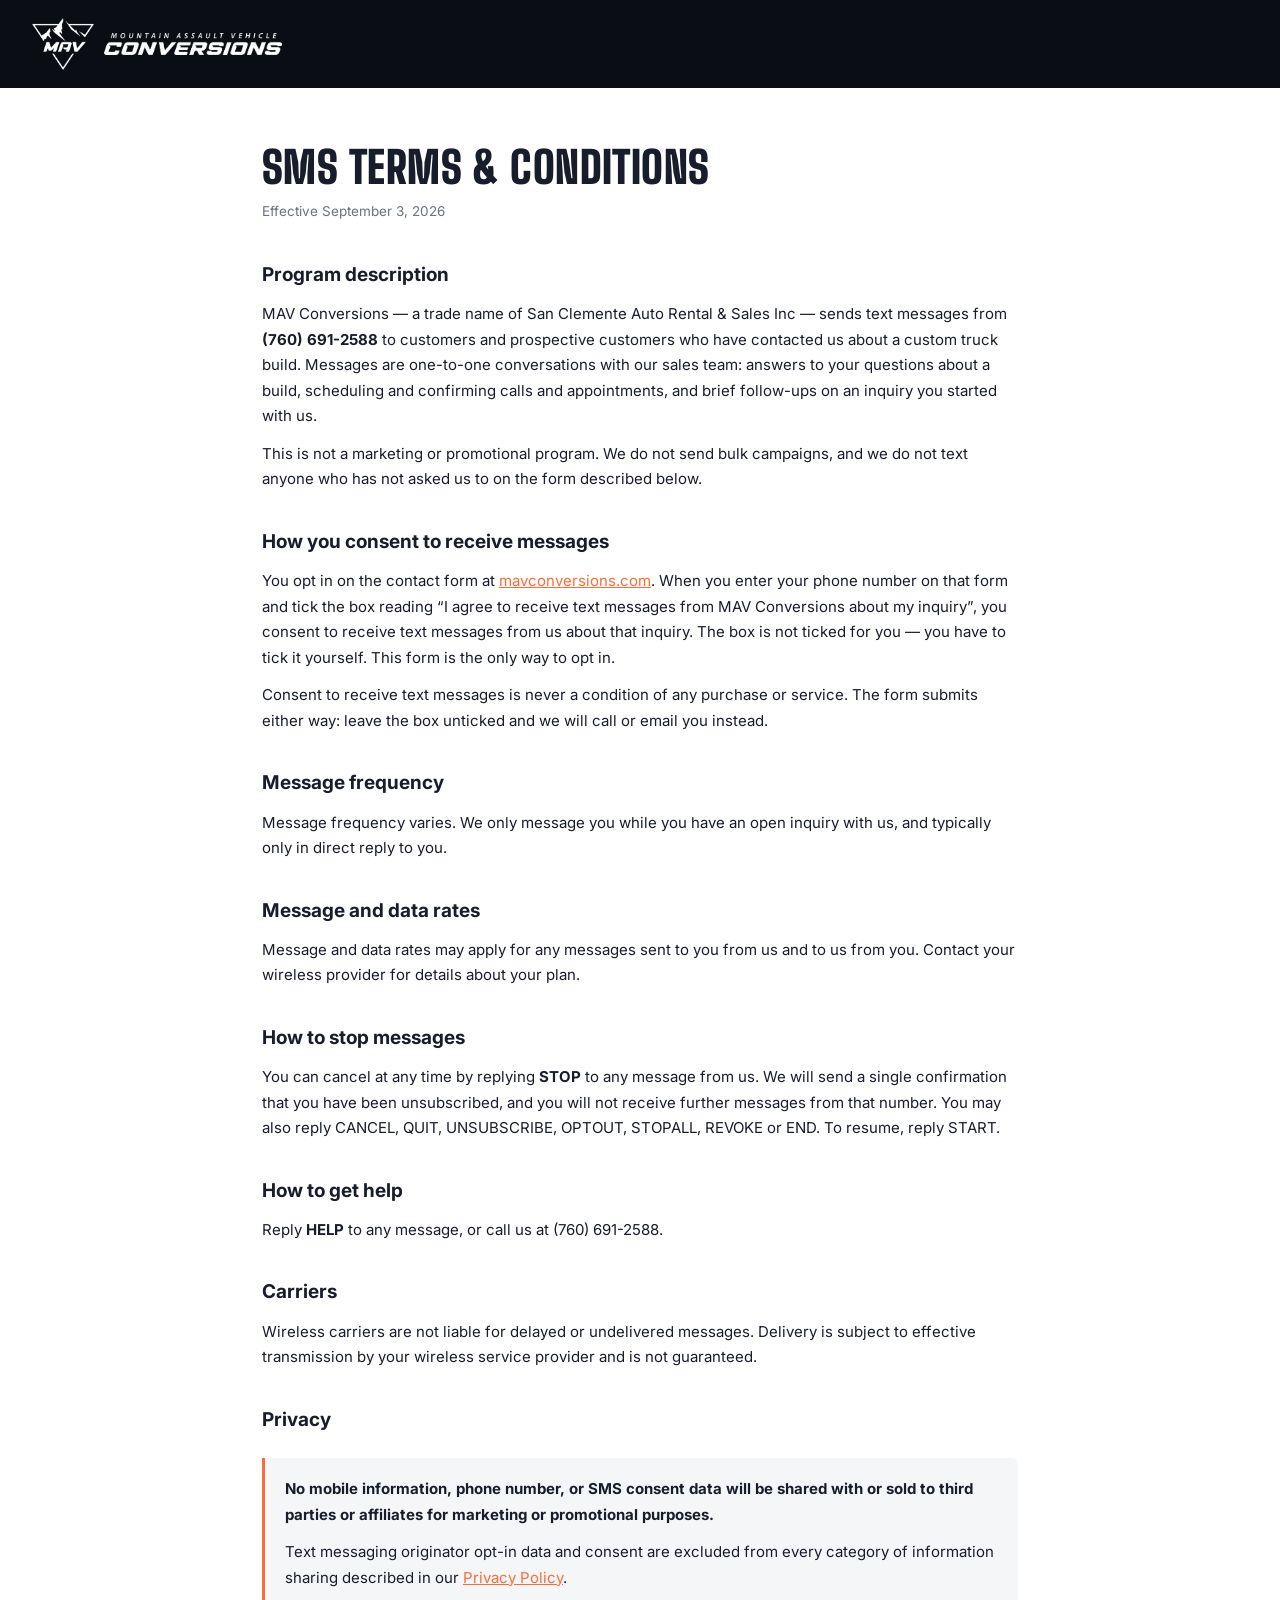
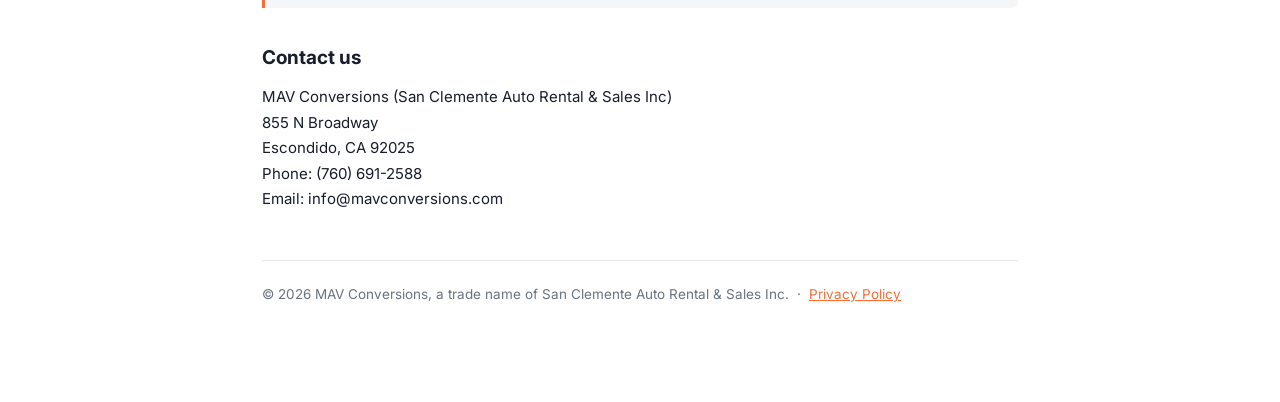
<file: sms-terms.html>
<!doctype html>
<html lang="en">
<head>
<meta charset="utf-8">
<meta name="viewport" content="width=device-width, initial-scale=1">
<!-- Meta Pixel Code -- base code only: one PageView per page.
     Advanced Matching ("data matching" in Meta's setup email) is deliberately
     NOT enabled. It reads values out of the forms on the page, hashes them and
     sends them with the pageview; the reserve and build pages collect names,
     emails and phone numbers, and sending those to Meta is the pattern behind
     the CIPA and wiretapping suits being filed against California dealers.
     Conversion events are not here either -- add those in a tag manager.
     Disclosed in privacy-policy.html under "Cookies, tracking and advertising". -->
<script>
!function(f,b,e,v,n,t,s)
{if(f.fbq)return;n=f.fbq=function(){n.callMethod?
n.callMethod.apply(n,arguments):n.queue.push(arguments)};
if(!f._fbq)f._fbq=n;n.push=n;n.loaded=!0;n.version='2.0';
n.queue=[];t=b.createElement(e);t.async=!0;
t.src=v;s=b.getElementsByTagName(e)[0];
s.parentNode.insertBefore(t,s)}(window,document,'script',
'https://connect.facebook.net/en_US/fbevents.js');
fbq('init', '1863578501471272');
fbq('track', 'PageView');
</script>
<noscript><img height="1" width="1" style="display:none"
src="https://www.facebook.com/tr?id=1863578501471272&ev=PageView&noscript=1" alt=""></noscript>
<!-- End Meta Pixel Code -->
<!-- Tab icon: orange mark on a black tile. It reads at 16px where a hairline
     mark on clear ground does not, and it looks the same whatever colour the
     tab strip is. PNGs are the fallback for browsers without SVG favicons. -->
<link rel="icon" type="image/svg+xml" href="media/favicon.svg">
<link rel="icon" type="image/png" sizes="32x32" href="media/favicon-32.png">
<link rel="icon" type="image/png" sizes="48x48" href="media/favicon-48.png">
<title>SMS Terms &amp; Conditions — MAV Conversions</title>
<meta name="description" content="Terms and conditions for text messages from MAV Conversions, including consent, message frequency, rates, and how to opt out.">
<link rel="preconnect" href="https://fonts.googleapis.com">
<link rel="preconnect" href="https://fonts.gstatic.com" crossorigin>
<link href="https://fonts.googleapis.com/css2?family=Inter:wght@300;400;500;600;700;800&family=Big+Shoulders+Display:wght@600;700;800;900&display=swap" rel="stylesheet">
<style>
* { box-sizing: border-box; margin: 0; padding: 0; }
:root { --black:#0a0d14; --ink:#181d2b; --paper:#f5f6f8; --white:#fff; --dim:#6b7280; --line:#e5e7eb; --accent:#ff6b35; }
html,body { background:var(--white); color:var(--ink);
  font-family:'Inter',-apple-system,BlinkMacSystemFont,system-ui,sans-serif; font-size:15px; line-height:1.7; -webkit-font-smoothing:antialiased; }
.bar { background:var(--black); padding:18px 32px; }
/* The mark, not the words -- and pointing at index.html rather than "/", which
   on a file:// path resolves to the root of the drive. */
.bar-logo { display:flex; align-items:center; gap:10px; text-decoration:none; }
.bar-badge { height:52px; width:auto; display:block; }
.bar-wordmark { height:22px; width:auto; display:block; }
.wrap { max-width:820px; margin:0 auto; padding:56px 32px 96px; }
h1 { font-family:'Big Shoulders Display',sans-serif; font-weight:900; font-size:44px;
  line-height:1.05; text-transform:uppercase; letter-spacing:0.01em; margin-bottom:10px; }
.eff { color:var(--dim); font-size:13.5px; margin-bottom:36px; }
h2 { font-size:19px; font-weight:700; margin:34px 0 10px; }
p, li { margin-bottom:12px; }
ul { padding-left:22px; }
a { color:var(--accent); }
.callout { background:var(--paper); border-left:3px solid var(--accent);
  padding:18px 20px; margin:22px 0; border-radius:0 6px 6px 0; }
.callout p:last-child { margin-bottom:0; }
footer { border-top:1px solid var(--line); margin-top:48px; padding-top:22px; color:var(--dim); font-size:13.5px; }
</style>
</head>
<body>
<div class="bar">
  <a class="bar-logo" href="index.html" aria-label="MAV Conversions home">
    <img class="bar-badge" src="media/badge-white.png" alt="">
    <img class="bar-wordmark" src="media/wordmark-white.png" alt="MAV Conversions">
  </a>
</div>
<div class="wrap">
  <h1>SMS Terms &amp; Conditions</h1>
  <p class="eff">Effective September 3, 2026</p>

  <h2>Program description</h2>
  <p>MAV Conversions — a trade name of San Clemente Auto Rental &amp; Sales Inc — sends text messages from <strong>(760) 691-2588</strong> to customers and prospective customers who have contacted us about a custom truck build. Messages are one-to-one conversations with our sales team: answers to your questions about a build, scheduling and confirming calls and appointments, and brief follow-ups on an inquiry you started with us.</p>
  <p>This is not a marketing or promotional program. We do not send bulk campaigns, and we do not text anyone who has not asked us to on the form described below.</p>

  <h2>How you consent to receive messages</h2>
  <p>You opt in on the contact form at <a href="index.html#contact">mavconversions.com</a>. When you enter your phone number on that form and tick the box reading &ldquo;I agree to receive text messages from MAV Conversions about my inquiry&rdquo;, you consent to receive text messages from us about that inquiry. The box is not ticked for you &mdash; you have to tick it yourself. This form is the only way to opt in.</p>
  <p>Consent to receive text messages is never a condition of any purchase or service. The form submits either way: leave the box unticked and we will call or email you instead.</p>

  <h2>Message frequency</h2>
  <p>Message frequency varies. We only message you while you have an open inquiry with us, and typically only in direct reply to you.</p>

  <h2>Message and data rates</h2>
  <p>Message and data rates may apply for any messages sent to you from us and to us from you. Contact your wireless provider for details about your plan.</p>

  <h2>How to stop messages</h2>
  <p>You can cancel at any time by replying <strong>STOP</strong> to any message from us. We will send a single confirmation that you have been unsubscribed, and you will not receive further messages from that number. You may also reply CANCEL, QUIT, UNSUBSCRIBE, OPTOUT, STOPALL, REVOKE or END. To resume, reply START.</p>

  <h2>How to get help</h2>
  <p>Reply <strong>HELP</strong> to any message, or call us at (760) 691-2588.</p>

  <h2>Carriers</h2>
  <p>Wireless carriers are not liable for delayed or undelivered messages. Delivery is subject to effective transmission by your wireless service provider and is not guaranteed.</p>

  <h2>Privacy</h2>
  <div class="callout">
    <p><strong>No mobile information, phone number, or SMS consent data will be shared with or sold to third parties or affiliates for marketing or promotional purposes.</strong></p>
    <p>Text messaging originator opt-in data and consent are excluded from every category of information sharing described in our <a href="privacy-policy.html">Privacy Policy</a>.</p>
  </div>

  <h2>Contact us</h2>
  <p>MAV Conversions (San Clemente Auto Rental &amp; Sales Inc)<br>
     855 N Broadway<br>
     Escondido, CA 92025<br>
     Phone: (760) 691-2588<br>
     Email: info@mavconversions.com</p>

  <footer>© 2026 MAV Conversions, a trade name of San Clemente Auto Rental &amp; Sales Inc. &nbsp;·&nbsp; <a href="privacy-policy.html">Privacy Policy</a></footer>
</div>
<script>
  // Scroll position: a fresh click lands at the top, Back and Forward put you
  // back where you were. The browser's own restoration cannot do the second
  // part, because the gallery builds its tiles from JSON after load -- by the
  // time that wall exists the browser has already restored into a page that
  // was still empty, and the position is lost. So restoration is turned off
  // and the position is kept by hand, per page, for this tab only. The same
  // block is on every page so the whole site behaves one way.
  var SCROLL_KEY = "mav:scroll:" + location.pathname + location.search;
  // Was this a link click or a Back? performance.navigation claims to answer
  // that, but inside the host's iframe it is not dependable -- a plain click on
  // Start a Build could come back as a history move and restore the old
  // position. So the answer is written down at the moment of the click instead,
  // and the reading below only falls back to performance when there is no note.
  var forward = false;
  try {
    forward = sessionStorage.getItem("mav:forward") === "1";
    if (forward) sessionStorage.removeItem("mav:forward");
  } catch (err) {}
  var isBack = !forward && (function () {
    var nav = window.performance && performance.getEntriesByType
      && performance.getEntriesByType("navigation")[0];
    if (nav && nav.type) return nav.type === "back_forward";
    var old = window.performance && performance.navigation;
    return !!old && old.type === 2;
  })();
  // Bubble phase on purpose, so this runs AFTER the handlers on the links
  // themselves and can see whether one of them cancelled the click. The
  // same-page links (the logo here, GALLERY on the gallery) scroll instead of
  // navigating; recording those as a move would leave a flag behind that makes
  // the next Back land at the top instead of where you were.
  document.addEventListener("click", function (e) {
    if (e.defaultPrevented) return;
    var a = e.target && e.target.closest && e.target.closest("a[href]");
    if (!a) return;
    var href = a.getAttribute("href") || "";
    // A bare #section or a tel:/mailto:/external link is not a move of ours.
    if (!href || href.charAt(0) === "#" || /^[a-z]+:/i.test(href)) return;
    if (e.metaKey || e.ctrlKey || e.shiftKey || e.altKey || e.button !== 0) return;
    try { sessionStorage.setItem("mav:forward", "1"); } catch (err) {}
  });
  if ("scrollRestoration" in history) history.scrollRestoration = "manual";

  function rememberScroll() {
    try { sessionStorage.setItem(SCROLL_KEY, String(window.scrollY)); } catch (err) {}
  }
  // pagehide covers both leaving the page and it going into the back/forward
  // cache; visibilitychange catches a tab closed without either firing.
  window.addEventListener("pagehide", rememberScroll);
  document.addEventListener("visibilitychange", function () {
    if (document.hidden) rememberScroll();
  });

  // Exposed because the gallery has to call it again once its tiles exist:
  // before that the page has no height to scroll into.
  // If you start scrolling while the page is still loading, you win -- the
  // load handler below must not yank you back. Listening for input rather than
  // the scroll event, because our own scrollTo fires that too.
  var userMoved = false;
  ["wheel", "touchstart", "keydown"].forEach(function (ev) {
    window.addEventListener(ev, function () { userMoved = true; }, { passive: true });
  });

  window.restoreScroll = function () {
    if (location.hash || userMoved) return;   // a #section link, or you, asked
    if (!isBack) { window.scrollTo(0, 0); return; }
    var y = 0;
    try { y = parseInt(sessionStorage.getItem(SCROLL_KEY), 10) || 0; } catch (err) {}
    window.scrollTo(0, y);
  };
  window.restoreScroll();
  window.addEventListener("load", window.restoreScroll);
  // A page served from the back/forward cache never re-runs the script above.
  window.addEventListener("pageshow", function (e) {
    if (e.persisted) { isBack = true; window.restoreScroll(); }
  });
</script>
</body>
</html>
</file>
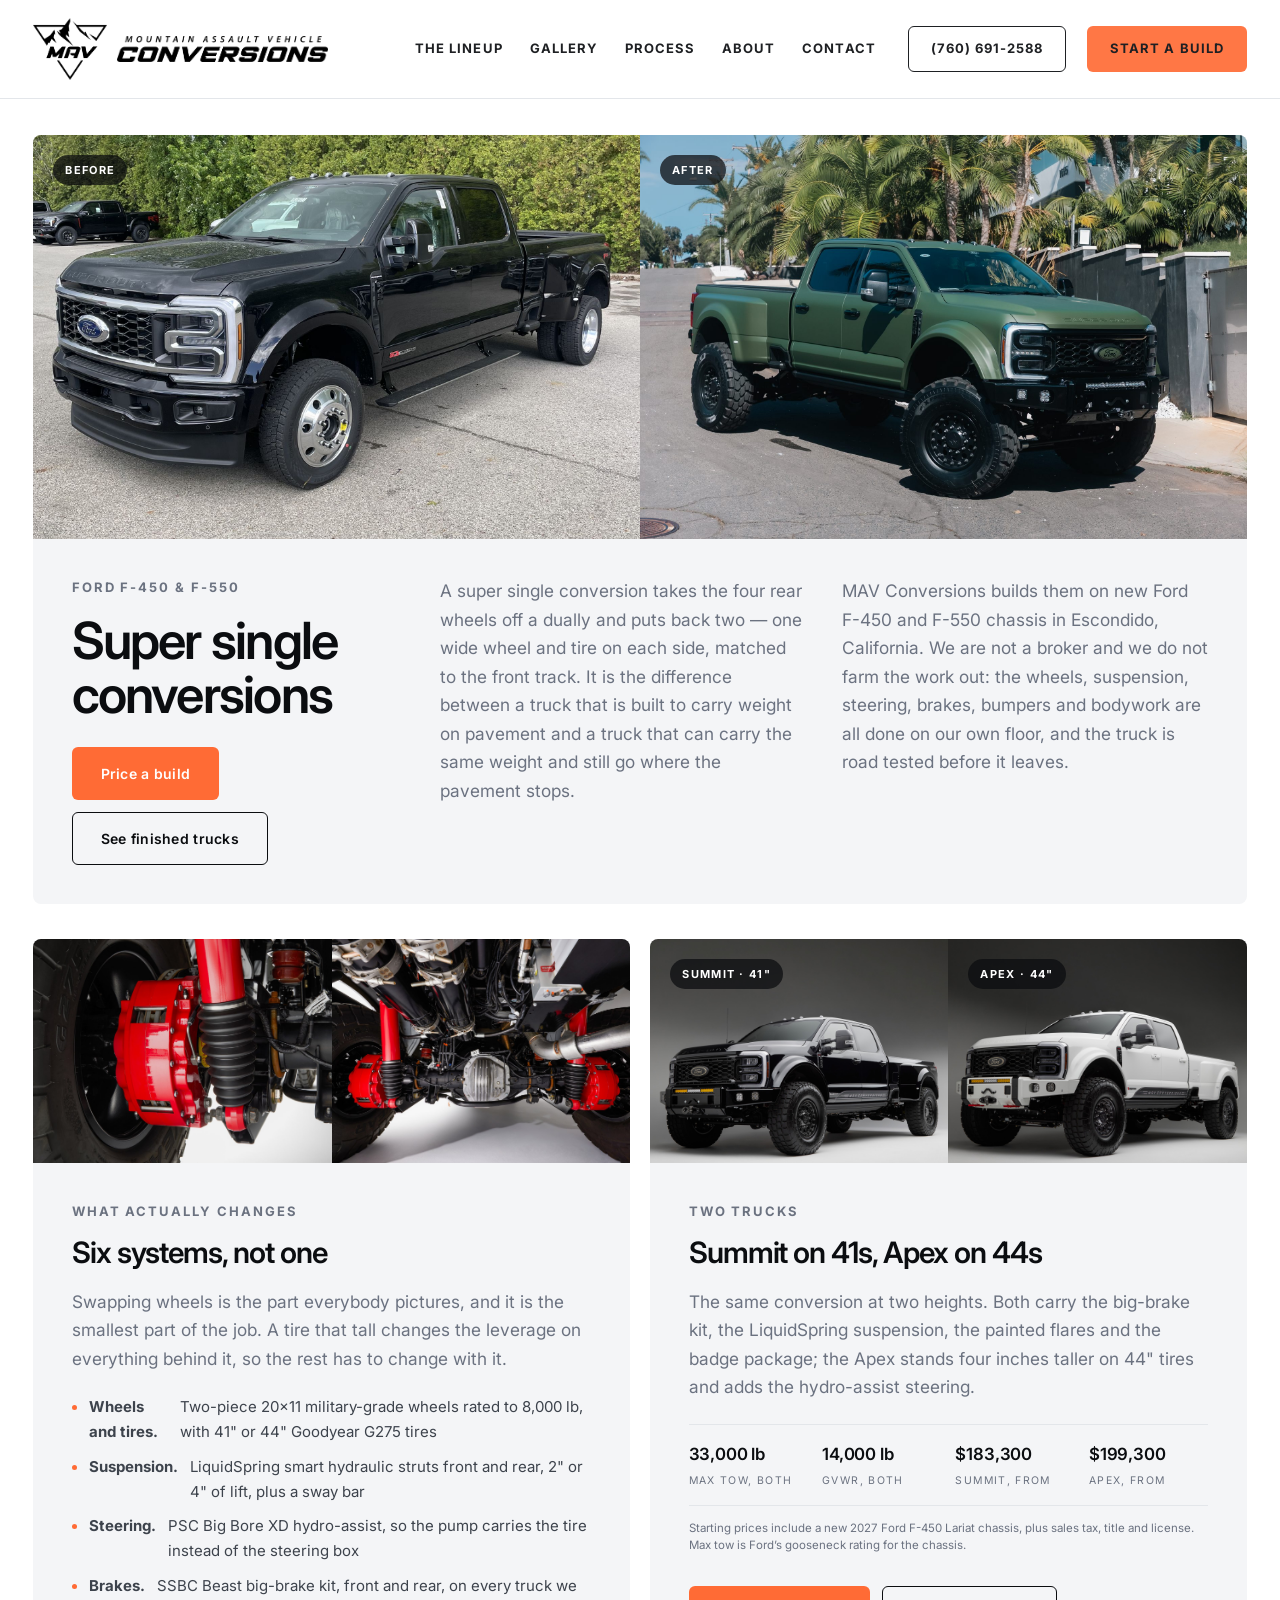
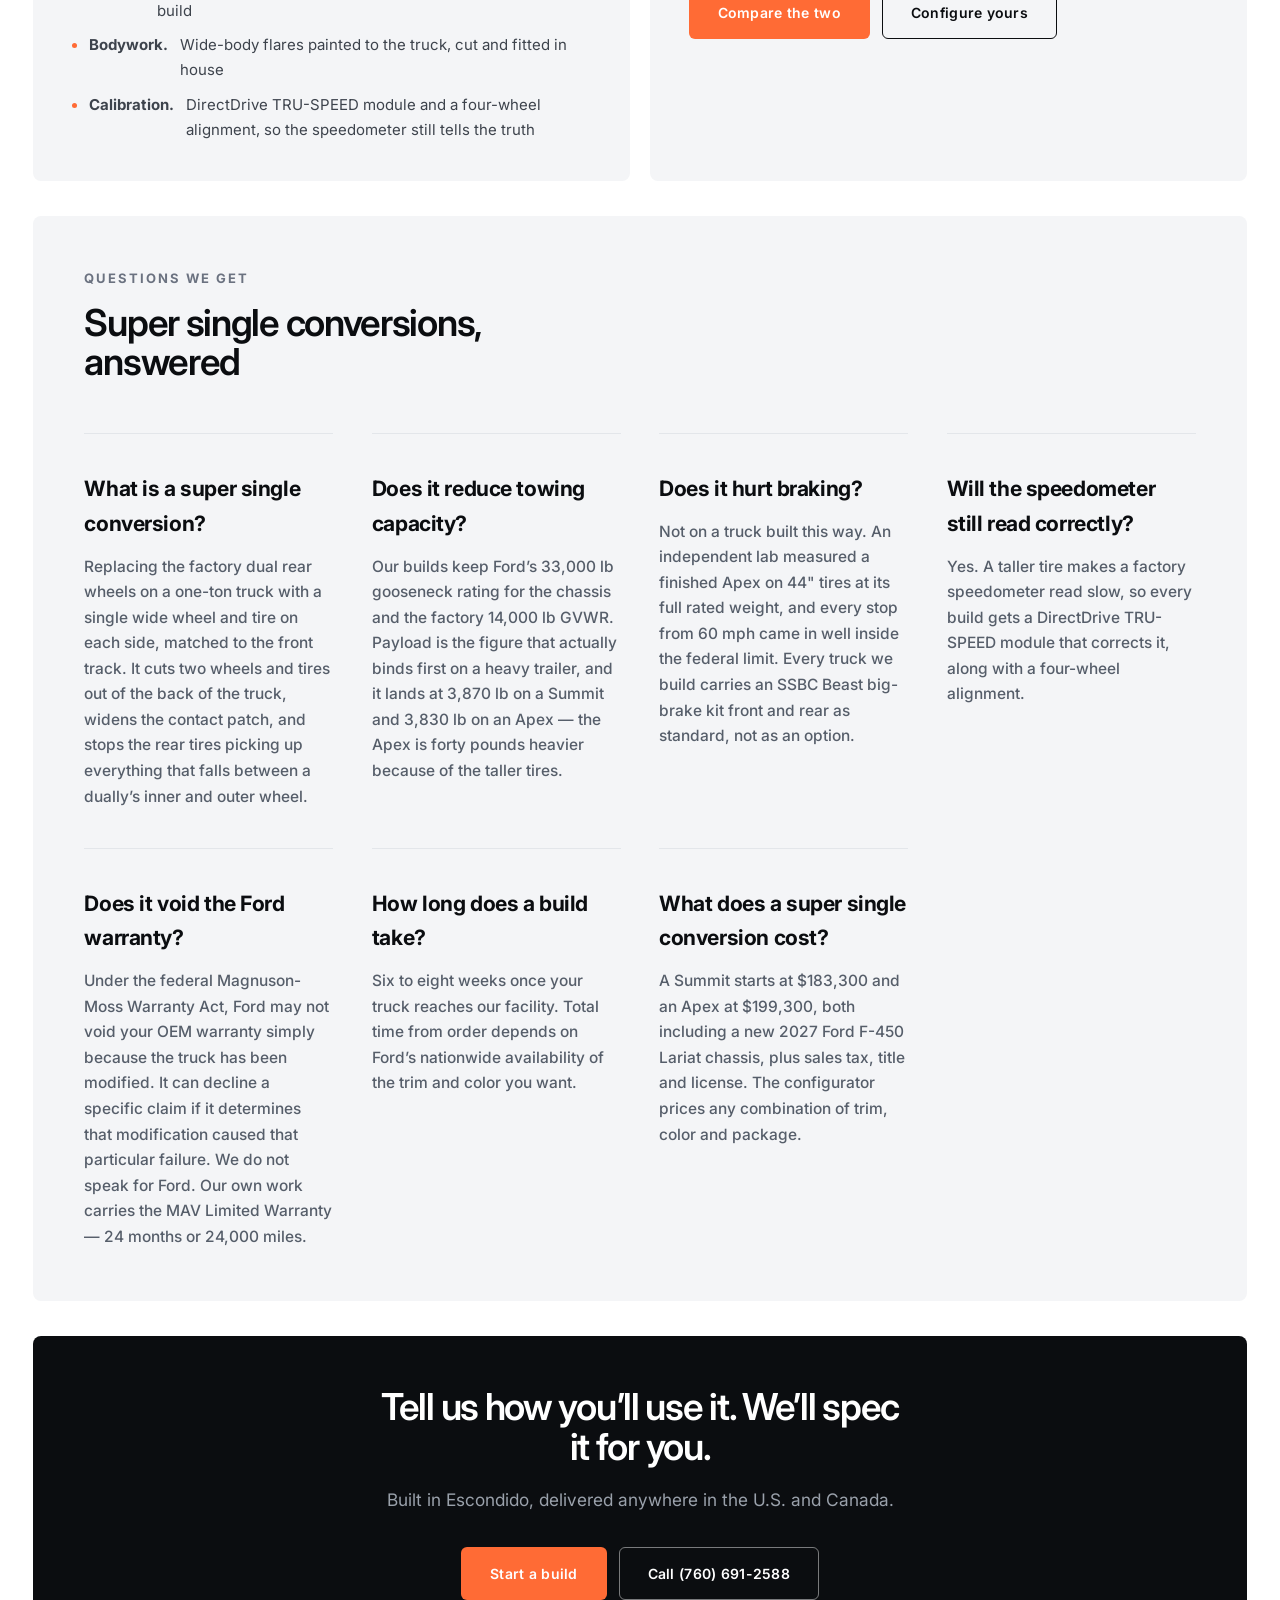
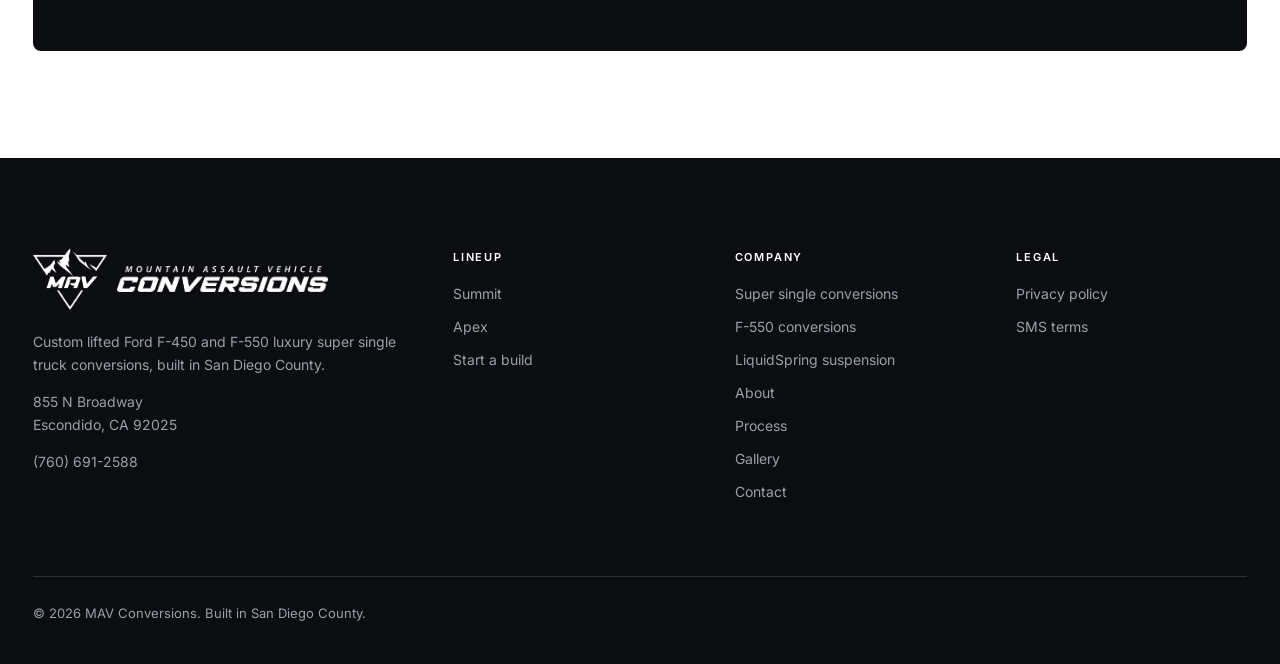
<file: super-single-conversions.html>
<!doctype html>
<html lang="en">
<head>
<meta charset="utf-8">
<meta name="viewport" content="width=device-width, initial-scale=1">
<!-- Meta Pixel Code -- base code only: one PageView per page.
     Advanced Matching ("data matching" in Meta's setup email) is deliberately
     NOT enabled. It reads values out of the forms on the page, hashes them and
     sends them with the pageview; the reserve and build pages collect names,
     emails and phone numbers, and sending those to Meta is the pattern behind
     the CIPA and wiretapping suits being filed against California dealers.
     Conversion events are not here either -- add those in a tag manager.
     Disclosed in privacy-policy.html under "Cookies, tracking and advertising". -->
<script>
!function(f,b,e,v,n,t,s)
{if(f.fbq)return;n=f.fbq=function(){n.callMethod?
n.callMethod.apply(n,arguments):n.queue.push(arguments)};
if(!f._fbq)f._fbq=n;n.push=n;n.loaded=!0;n.version='2.0';
n.queue=[];t=b.createElement(e);t.async=!0;
t.src=v;s=b.getElementsByTagName(e)[0];
s.parentNode.insertBefore(t,s)}(window,document,'script',
'https://connect.facebook.net/en_US/fbevents.js');
fbq('init', '1863578501471272');
fbq('track', 'PageView');
</script>
<noscript><img height="1" width="1" style="display:none"
src="https://www.facebook.com/tr?id=1863578501471272&ev=PageView&noscript=1" alt=""></noscript>
<!-- End Meta Pixel Code -->
<link rel="icon" type="image/svg+xml" href="media/favicon.svg">
<link rel="icon" type="image/png" sizes="32x32" href="media/favicon-32.png">
<link rel="icon" type="image/png" sizes="48x48" href="media/favicon-48.png">
<title>Ford F-450 &amp; F-550 Super Single Conversions | MAV Conversions</title>
<link rel="canonical" href="https://mavconversions.com/super-single-conversions.html">
<meta name="description" content="What a super single conversion is, what it changes on a Ford F-450 or F-550, and what it costs. Built in Escondido, near San Diego, by MAV Conversions.">

<meta property="og:type" content="article">
<meta property="og:site_name" content="MAV Conversions">
<meta property="og:title" content="Ford F-450 &amp; F-550 Super Single Conversions">
<meta property="og:description" content="What a super single conversion is, what it changes on a Ford F-450 or F-550, and what it costs. Built in Escondido, near San Diego.">
<meta property="og:url" content="https://mavconversions.com/super-single-conversions.html">
<meta property="og:image" content="https://mavconversions.com/media/apex.jpg">
<meta name="twitter:card" content="summary_large_image">

<!-- THIS PAGE EXISTS FOR ONE QUERY.
     Every result on page one for "f450 super single conversions" has a page
     dedicated to the phrase -- DBL Design has one, Truman built a subdomain
     with a page per sub-topic, and Adrenaline Offroad ranks with a blog post.
     A home page cannot compete with that, because a home page has to answer
     every question at once and a page that answers one question wins it.

     The FAQ block is the other half. Those seven questions are the ones the
     forum threads and Facebook groups on that same results page are asking,
     and FAQPage markup is what puts an answer in a rich result or an AI
     Overview rather than leaving it buried in prose.

     Every figure here comes off the catalog, the show flyer or the independent brake
     report. Nothing on this page is written to rank that is not also true. -->

<link rel="preconnect" href="https://fonts.googleapis.com">
<link rel="preconnect" href="https://fonts.gstatic.com" crossorigin>
<link href="https://fonts.googleapis.com/css2?family=Inter:wght@400;500;600;700&display=swap" rel="stylesheet">
<link rel="stylesheet" href="styles.css?v=26">

<!-- Generated from the questions above by a script, never hand-kept in
     step: two copies of seven answers drift, and markup that says
     something the page does not is exactly what Google penalises FAQ
     markup for. Regenerate after editing any question. -->
<script type="application/ld+json">
{
  "@context": "https://schema.org",
  "@type": "FAQPage",
  "mainEntity": [
    {
      "@type": "Question",
      "name": "What is a super single conversion?",
      "acceptedAnswer": {
        "@type": "Answer",
        "text": "Replacing the factory dual rear wheels on a one-ton truck with a single wide wheel and tire on each side, matched to the front track. It cuts two wheels and tires out of the back of the truck, widens the contact patch, and stops the rear tires picking up everything that falls between a dually\u2019s inner and outer wheel."
      }
    },
    {
      "@type": "Question",
      "name": "Does it reduce towing capacity?",
      "acceptedAnswer": {
        "@type": "Answer",
        "text": "Our builds keep Ford\u2019s 33,000 lb gooseneck rating for the chassis and the factory 14,000 lb GVWR. Payload is the figure that actually binds first on a heavy trailer, and it lands at 3,870 lb on a Summit and 3,830 lb on an Apex \u2014 the Apex is forty pounds heavier because of the taller tires."
      }
    },
    {
      "@type": "Question",
      "name": "Does it hurt braking?",
      "acceptedAnswer": {
        "@type": "Answer",
        "text": "Not on a truck built this way. An independent lab measured a finished Apex on 44\" tires at its full rated weight, and every stop from 60 mph came in well inside the federal limit. Every truck we build carries an SSBC Beast big-brake kit front and rear as standard, not as an option."
      }
    },
    {
      "@type": "Question",
      "name": "Will the speedometer still read correctly?",
      "acceptedAnswer": {
        "@type": "Answer",
        "text": "Yes. A taller tire makes a factory speedometer read slow, so every build gets a DirectDrive TRU-SPEED module that corrects it, along with a four-wheel alignment."
      }
    },
    {
      "@type": "Question",
      "name": "Does it void the Ford warranty?",
      "acceptedAnswer": {
        "@type": "Answer",
        "text": "Under the federal Magnuson-Moss Warranty Act, Ford may not void your OEM warranty simply because the truck has been modified. It can decline a specific claim if it determines that modification caused that particular failure. We do not speak for Ford. Our own work carries the MAV Limited Warranty \u2014 24 months or 24,000 miles."
      }
    },
    {
      "@type": "Question",
      "name": "How long does a build take?",
      "acceptedAnswer": {
        "@type": "Answer",
        "text": "Six to eight weeks once your truck reaches our facility. Total time from order depends on Ford\u2019s nationwide availability of the trim and color you want."
      }
    },
    {
      "@type": "Question",
      "name": "What does a super single conversion cost?",
      "acceptedAnswer": {
        "@type": "Answer",
        "text": "A Summit starts at $183,300 and an Apex at $199,300, both including a new 2027 Ford F-450 Lariat chassis, plus sales tax, title and license. The configurator prices any combination of trim, color and package."
      }
    }
  ]
}
</script>
</head>
<body class="no-hero">

<nav class="nav solid" id="nav">
  <div class="nav-inner">
    <a class="nav-logo" href="index.html" aria-label="MAV Conversions home">
      <img class="nav-badge" src="media/badge-white.png" alt="">
      <img class="nav-wordmark" src="media/wordmark-white.png" alt="MAV Conversions">
    </a>
    <div class="nav-links" id="navLinks">
      <a href="index.html#lineup">The Lineup</a>
      <a href="gallery.html">Gallery</a>
      <a href="index.html#process">Process</a>
      <a href="index.html#about">About</a>
      <a href="index.html#contact">Contact</a>
      <a href="tel:+17606912588" class="btn btn-ghost nav-call">(760) 691-2588</a>
      <a href="build.html" class="btn btn-primary">Start a Build</a>
    </div>
    <button class="nav-toggle" id="navToggle" aria-label="Menu" aria-expanded="false">
      <svg width="24" height="24" viewBox="0 0 24 24" fill="none" stroke="currentColor" stroke-width="1.8">
        <path d="M3 6h18M3 12h18M3 18h18"/>
      </svg>
    </button>
  </div>
</nav>

<section class="band band-first">
  <div class="shell">
    <div class="panel spec-panel">
      <!-- The same truck, before and after, filling the top of the box the
           way every other photo strip on the site does. -->
      <div class="spec-shots ba-shots">
        <figure>
          <img src="media/super-single-before.jpg" width="1800" height="1200"
               alt="Ford F-450 before conversion, factory dual rear wheels on stock tires">
          <figcaption>Before</figcaption>
        </figure>
        <figure>
          <img src="media/super-single-after.jpg" width="1800" height="1200"
               alt="The same Ford F-450 after a MAV super single conversion, on 41-inch Goodyears">
          <figcaption>After</figcaption>
        </figure>
      </div>
      <div class="spec-body ba-lead">
        <div class="ba-lead-grid">
          <div class="ba-lead-head">
            <p class="eyebrow">Ford F-450 &amp; F-550</p>
            <h1 class="panel-title">Super single conversions</h1>
            <div class="actions">
              <a href="build.html" class="btn btn-primary">Price a build</a>
              <a href="gallery.html" class="btn btn-outline">See finished trucks</a>
            </div>
          </div>
          <p class="panel-sub panel-sub-left">A super single conversion takes the four rear wheels off a dually and puts back two &mdash; one wide wheel and tire on each side, matched to the front track. It is the difference between a truck that is built to carry weight on pavement and a truck that can carry the same weight and still go where the pavement stops.</p>
          <p class="panel-sub panel-sub-left">MAV Conversions builds them on new Ford F-450 and F-550 chassis in Escondido, California. We are not a broker and we do not farm the work out: the wheels, suspension, steering, brakes, bumpers and bodywork are all done on our own floor, and the truck is road tested before it leaves.</p>
        </div>
      </div>
    </div>
  </div>
</section>

<section class="band">
  <div class="shell">
    <div class="pair pair-2">

      <article class="panel spec-panel">
        <div class="spec-shots">
          <img src="media/brakes-front.jpg?v=2" width="1400" height="1050" loading="lazy"
               alt="Front SSBC Beast caliper behind a 44-inch Goodyear on a MAV super single conversion">
          <img src="media/brakes-rear.jpg?v=2" width="1400" height="1050" loading="lazy"
               alt="Rear axle of a Ford F-450 super single conversion, both calipers and both LiquidSpring struts visible">
        </div>
        <div class="spec-body">
          <p class="eyebrow">What actually changes</p>
          <h2 class="panel-title panel-title-sm">Six systems, not one</h2>
          <p class="panel-sub panel-sub-left">Swapping wheels is the part everybody pictures, and it is the smallest part of the job. A tire that tall changes the leverage on everything behind it, so the rest has to change with it.</p>
          <ul class="specs">
            <li><strong>Wheels and tires.</strong> Two-piece 20&times;11 military-grade wheels rated to 8,000 lb, with 41&quot; or 44&quot; Goodyear G275 tires</li>
            <li><strong>Suspension.</strong> LiquidSpring smart hydraulic struts front and rear, 2&quot; or 4&quot; of lift, plus a sway bar</li>
            <li><strong>Steering.</strong> PSC Big Bore XD hydro-assist, so the pump carries the tire instead of the steering box</li>
            <li><strong>Brakes.</strong> SSBC Beast big-brake kit, front and rear, on every truck we build</li>
            <li><strong>Bodywork.</strong> Wide-body flares painted to the truck, cut and fitted in house</li>
            <li><strong>Calibration.</strong> DirectDrive TRU-SPEED module and a four-wheel alignment, so the speedometer still tells the truth</li>
          </ul>
        </div>
      </article>

      <article class="panel spec-panel">
        <div class="spec-shots tt-shots">
          <figure>
            <img src="media/two-trucks-summit.jpg" width="1600" height="1200" loading="lazy"
                 alt="MAV Summit on 41-inch Goodyears, black, front three-quarter studio shot">
            <figcaption>Summit &middot; 41&quot;</figcaption>
          </figure>
          <figure>
            <img src="media/two-trucks-apex.jpg" width="1600" height="1200" loading="lazy"
                 alt="MAV Apex on 44-inch Goodyears, white, front three-quarter studio shot">
            <figcaption>Apex &middot; 44&quot;</figcaption>
          </figure>
        </div>
        <div class="spec-body">
          <p class="eyebrow">Two trucks</p>
          <h2 class="panel-title panel-title-sm">Summit on 41s, Apex on 44s</h2>
          <p class="panel-sub panel-sub-left">The same conversion at two heights. Both carry the big-brake kit, the LiquidSpring suspension, the painted flares and the badge package; the Apex stands four inches taller on 44&quot; tires and adds the hydro-assist steering.</p>
          <div class="tier-figures">
            <div><strong>33,000 lb</strong><span>Max tow, both</span></div>
            <div><strong>14,000 lb</strong><span>GVWR, both</span></div>
            <div><strong>$183,300</strong><span>Summit, from</span></div>
            <div><strong>$199,300</strong><span>Apex, from</span></div>
          </div>
          <p class="tier-figures-note">Starting prices include a new 2027 Ford F-450 Lariat chassis, plus sales tax, title and license. Max tow is Ford&rsquo;s gooseneck rating for the chassis.</p>
          <div class="actions">
            <a href="index.html#lineup" class="btn btn-primary">Compare the two</a>
            <a href="build.html" class="btn btn-outline">Configure yours</a>
          </div>
        </div>
      </article>

    </div>
  </div>
</section>

<section class="band" id="faq">
  <div class="shell">
    <div class="panel">
      <p class="eyebrow">Questions we get</p>
      <h2 class="panel-title panel-title-sm">Super single conversions, answered</h2>

      <div class="steps">
        <div class="step">
          <h3>What is a super single conversion?</h3>
          <p>Replacing the factory dual rear wheels on a one-ton truck with a single wide wheel and tire on each side, matched to the front track. It cuts two wheels and tires out of the back of the truck, widens the contact patch, and stops the rear tires picking up everything that falls between a dually&rsquo;s inner and outer wheel.</p>
        </div>
        <div class="step">
          <h3>Does it reduce towing capacity?</h3>
          <p>Our builds keep Ford&rsquo;s 33,000 lb gooseneck rating for the chassis and the factory 14,000 lb GVWR. Payload is the figure that actually binds first on a heavy trailer, and it lands at 3,870 lb on a Summit and 3,830 lb on an Apex &mdash; the Apex is forty pounds heavier because of the taller tires.</p>
        </div>
        <div class="step">
          <h3>Does it hurt braking?</h3>
          <p>Not on a truck built this way. An independent lab measured a finished Apex on 44&quot; tires at its full rated weight, and every stop from 60 mph came in well inside the federal limit. Every truck we build carries an SSBC Beast big-brake kit front and rear as standard, not as an option.</p>
        </div>
        <div class="step">
          <h3>Will the speedometer still read correctly?</h3>
          <p>Yes. A taller tire makes a factory speedometer read slow, so every build gets a DirectDrive TRU-SPEED module that corrects it, along with a four-wheel alignment.</p>
        </div>
        <div class="step">
          <h3>Does it void the Ford warranty?</h3>
          <p>Under the federal Magnuson-Moss Warranty Act, Ford may not void your OEM warranty simply because the truck has been modified. It can decline a specific claim if it determines that modification caused that particular failure. We do not speak for Ford. Our own work carries the MAV Limited Warranty &mdash; 24 months or 24,000 miles.</p>
        </div>
        <div class="step">
          <h3>How long does a build take?</h3>
          <p>Six to eight weeks once your truck reaches our facility. Total time from order depends on Ford&rsquo;s nationwide availability of the trim and color you want.</p>
        </div>
        <div class="step">
          <h3>What does a super single conversion cost?</h3>
          <p>A Summit starts at $183,300 and an Apex at $199,300, both including a new 2027 Ford F-450 Lariat chassis, plus sales tax, title and license. The configurator prices any combination of trim, color and package.</p>
        </div>
      </div>
    </div>
  </div>
</section>

<section class="band band-last">
  <div class="shell">
    <div class="panel panel-dark panel-center">
      <h2 class="panel-title panel-title-sm">Tell us how you&rsquo;ll use it. We&rsquo;ll spec it for you.</h2>
      <p class="panel-sub">Built in Escondido, delivered anywhere in the U.S. and Canada.</p>
      <div class="actions actions-center">
        <a href="build.html" class="btn btn-primary">Start a build</a>
        <a href="tel:+17606912588" class="btn btn-ghost">Call (760) 691-2588</a>
      </div>
    </div>
  </div>
</section>

<footer class="footer">
  <div class="shell">
    <div class="footer-grid">
      <div>
        <div class="footer-logo">
          <img class="footer-badge" src="media/badge-white.png" alt="">
          <img class="footer-wordmark" src="media/wordmark-white.png" alt="MAV Conversions">
        </div>
        <p>Custom lifted Ford F-450 and F-550 luxury super single truck conversions, built in San Diego County.</p>
        <p style="margin-top:14px">855 N Broadway<br>Escondido, CA 92025</p>
        <p style="margin-top:14px"><a href="tel:+17606912588">(760) 691-2588</a></p>
      </div>
      <div>
        <h4>Lineup</h4>
        <ul>
          <li><a href="index.html#lineup">Summit</a></li>
          <li><a href="index.html#lineup">Apex</a></li>
          <li><a href="build.html">Start a build</a></li>
        </ul>
      </div>
      <div>
        <h4>Company</h4>
        <ul>
          <li><a href="super-single-conversions.html">Super single conversions</a></li>
        <li><a href="f550-conversions.html">F-550 conversions</a></li>
        <li><a href="liquidspring-suspension.html">LiquidSpring suspension</a></li>
          <li><a href="index.html#about">About</a></li>
          <li><a href="index.html#process">Process</a></li>
          <li><a href="gallery.html">Gallery</a></li>
          <li><a href="index.html#contact">Contact</a></li>
        </ul>
      </div>
      <div>
        <h4>Legal</h4>
        <ul>
          <li><a href="privacy-policy.html">Privacy policy</a></li>
          <li><a href="sms-terms.html">SMS terms</a></li>
        </ul>
      </div>
    </div>
    <div class="footer-base">
      <span>&copy; 2026 MAV Conversions. Built in San Diego County.</span>
    </div>
  </div>
</footer>

<script>
  document.documentElement.classList.add("js");
  var toggle = document.getElementById("navToggle");
  var links = document.getElementById("navLinks");
  toggle.addEventListener("click", function () {
    var open = links.classList.toggle("open");
    toggle.setAttribute("aria-expanded", String(open));
  });
  links.addEventListener("click", function (e) {
    if (e.target.tagName === "A") { links.classList.remove("open"); toggle.setAttribute("aria-expanded", "false"); }
  });
</script>
</body>
</html>
</file>
<file: styles.css>
/* MAV Conversions — v2.
   Premium restraint: the truck is the loudest thing on the page. Type stays
   quiet, space is generous, and orange appears rarely enough to still mean
   something when it does. */

*, *::before, *::after { box-sizing: border-box; }
* { margin: 0; padding: 0; }

:root {
  --ink:      #0b0d10;   /* near-black, not pure: pure black flattens photography */
  --ink-2:    #15181d;
  --paper:    #ffffff;
  --paper-2:  #f4f5f7;
  --muted:    #6b7280;
  --muted-d:  #9aa1ab;   /* muted, on dark */
  --line:     #e3e6ea;
  --line-d:   rgba(255,255,255,0.14);
  --accent:   #ff6b35;

  --radius: 8px;
  /* Spacing scales with the viewport so it stays proportionate rather than
     looking cramped on a large monitor and cavernous on a phone. Both are
     calibrated to land on the values approved at 1440px -- 40px and 23px --
     and both are bounded: below the floor the page starts to feel airless, and
     above the ceiling the gaps grow faster than the content does.
       --gap      vertical rhythm, and the row gap when boxes stack
       --gap-col  between two boxes standing side by side, deliberately
                  tighter so a pair reads as a pair */
  --gap: clamp(20px, 2.78vw, 56px);
  --gap-col: clamp(14px, 1.6vw, 32px);
  /* Height of the fixed bar: 18px padding either side of a 62px badge. Pages
     without a hero clear it by this plus a normal gap, so the first panel sits
     the same distance below the bar as every panel does below the one above. */
  --nav-h: 99px;

  --shell: 1240px;
  --gut: clamp(16px, 2.6vw, 40px);

  --sans: "Inter", -apple-system, BlinkMacSystemFont, "Segoe UI", Roboto, sans-serif;
}

html {
  scroll-behavior: smooth;
  -webkit-text-size-adjust: 100%;
  /* Anchor links stop this far down instead of at the very top, so a jump to
     Lineup or Process leaves the top of that box just below the fixed bar
     rather than tucked behind it. The half-gap is the band's own padding, which
     is already above the panel. */
  scroll-padding-top: calc(var(--nav-h) + var(--gap) / 2);
}
body {
  background: var(--paper);
  color: var(--ink);
  font-family: var(--sans);
  font-size: 17px;
  line-height: 1.65;
  -webkit-font-smoothing: antialiased;
  overflow-x: hidden;
}
img, video { display: block; max-width: 100%; }
a { color: inherit; text-decoration: none; }

.shell { max-width: var(--shell); margin: 0 auto; padding-inline: var(--gut); }
/* Content runs to the gutter rather than stopping at a fixed column, so a wide
   monitor gains panel instead of empty page. The nav and footer follow the same
   gutter, or the logo would sit visibly inboard of the panel edge below it. */
.band .shell, .footer .shell { max-width: none; }

/* ---------- Type ---------- */
/* Display sizes are fluid so the hero never wraps awkwardly between a phone and
   a wide desktop. Tight tracking at large sizes is most of what reads as
   considered rather than shouty. */
.display {
  font-size: clamp(2.6rem, 7vw, 5.6rem);
  line-height: 1.02;
  letter-spacing: -0.035em;
  font-weight: 600;
}
.eyebrow {
  font-size: 13px;
  letter-spacing: 0.15em;
  text-transform: uppercase;
  font-weight: 700;
  color: var(--muted);
}
.eyebrow.on-dark { color: var(--muted-d); }

/* ---------- Buttons ---------- */
.btn {
  display: inline-flex; align-items: center; gap: 10px;
  padding: 14px 28px; border-radius: 6px;
  font-size: 14px; font-weight: 600; letter-spacing: 0.02em;
  border: 1px solid transparent; cursor: pointer;
  transition: background .2s ease, color .2s ease, border-color .2s ease, transform .2s ease;
}
.btn:active { transform: translateY(1px); }
.btn-primary { background: var(--accent); color: #fff; }
.btn-primary:hover { background: #e85a25; }
.btn-ghost { border-color: rgba(255,255,255,0.45); color: #fff; }
.btn-ghost:hover { background: #fff; color: var(--ink); border-color: #fff; }
.btn-dark { background: var(--ink); color: #fff; }
.btn-dark:hover { background: var(--ink-2); }
.btn-outline { border-color: var(--ink); color: var(--ink); }
.btn-outline:hover { background: var(--ink); color: #fff; }
/* White on a gray panel, the way Tesla pairs a filled button with a plain one. */
.btn-light { background: #fff; color: var(--ink); border-color: #fff; }
.btn-light:hover { background: #eceef1; border-color: #eceef1; }

/* Focus ring, designed rather than left to the browser. Chrome draws a hard
   black-and-white rectangle around whatever was last clicked, which is what put
   a box around the logo. Keeping a visible ring matters for anyone navigating by
   keyboard, so this replaces it rather than removing it -- and it only shows for
   keyboard focus, not after a mouse click. */
:focus { outline: none; }
:focus-visible {
  outline: 2px solid var(--accent);
  outline-offset: 3px;
  border-radius: 3px;
}

/* ---------- Nav ---------- */
.nav {
  position: fixed; inset: 0 0 auto 0; z-index: 100;
  transition: background .3s ease, border-color .3s ease, backdrop-filter .3s ease;
  border-bottom: 1px solid transparent;
}
.nav-inner {
  max-width: none; margin: 0 auto; padding: 18px var(--gut);
  display: flex; align-items: center; justify-content: space-between; gap: 32px;
}
.nav-logo { display: flex; align-items: center; gap: 10px; }
.nav-badge { height: 62px; width: auto; transition: filter .3s ease; }
.nav-wordmark { height: 26px; width: auto; transition: filter .3s ease; }
/* The gap is small because each link now carries its own padding for the hover
   pill; text-to-text still measures ~30px. The buttons keep the wider break. */
.nav-links { display: flex; align-items: center; gap: 5px; }
.nav-links .btn { margin-left: 16px; }
.nav-links a {
  font-size: 13px; font-weight: 700; letter-spacing: 0.08em; text-transform: uppercase;
  white-space: nowrap;
  color: #fff; opacity: .92; transition: opacity .2s ease, color .3s ease;
  text-shadow: 0 1px 8px rgba(0,0,0,0.4);
}
/* Hover on the section links: a soft rounded block behind the word, the way
   Tesla's bar behaves. It reads as a target you can hit rather than a color
   change you have to notice. Buttons are excluded -- they already have hover
   states of their own, and a pill behind a button would double up. */
.nav-links a:not(.btn) {
  padding: 9px 11px; border-radius: 6px;
  transition: opacity .2s ease, color .3s ease, background-color .18s ease;
}
.nav-links a:not(.btn):hover { opacity: 1; background: rgba(255,255,255,.16); }
.nav-links a:not(.btn):active { background: rgba(255,255,255,.26); }
.nav .btn { padding: 11px 22px; font-size: 13px; }
/* The number button is deliberately not orange: one orange call to action per
   view, and Start a Build is it. Ghost styling reads as secondary and inverts
   with the bar -- white over the photograph, dark once the bar goes solid. The
   number alone carries the meaning, so there is no "Call" to widen it. */
.nav-call { font-weight: 600; letter-spacing: .01em; }
/* Over photography the bar should disappear; over content it has to be legible. */
.nav.solid { background: rgba(255,255,255,0.94); backdrop-filter: blur(14px); border-bottom-color: var(--line); }
.nav.solid .nav-links a { color: var(--ink); text-shadow: none; }
/* Once the bar is white the pill has to darken instead of lighten. */
.nav.solid .nav-links a:not(.btn):hover { background: rgba(11,13,16,.07); }
.nav.solid .nav-links a:not(.btn):active { background: rgba(11,13,16,.12); }
.nav.solid .nav-badge, .nav.solid .nav-wordmark { filter: invert(1); }
.nav.solid .btn-ghost { border-color: var(--ink); color: var(--ink); }
.nav.solid .btn-ghost:hover { background: var(--ink); color: #fff; }
.nav-toggle { display: none; background: none; border: 0; color: #fff; padding: 6px; cursor: pointer; }
.nav.solid .nav-toggle { color: var(--ink); }

/* ---------- Hero ---------- */
.hero { position: relative; min-height: 100svh; color: #fff; }
.hero-media { position: absolute; inset: 0; z-index: -2; }
.hero-media img { position: absolute; inset: 0; width: 100%; height: 100%;
  object-fit: cover; opacity: 0; transition: opacity 1.1s ease;
  /* Horizontal framing is 50% on a wide screen; the phone animates it. The
     vertical comes from each frame's own --py, set in the markup. */
  object-position: 50% var(--py, 50%); }
.hero-media img.is-on { opacity: 1; }
/* On a portrait phone the window onto the photo is about a quarter of its
   width, so a fixed crop shows roughly a third of the truck. Instead of
   shrinking the picture into the frame, the frame travels across the picture:
   full-bleed the whole time, and you end up having seen all of it. The script
   advances to the next frame when a pass finishes. 92% rather than 100% at the
   end, because the last stretch of these photos is empty backdrop. */
@keyframes hero-pan {
  from { object-position: 8% var(--py, 50%); }
  to   { object-position: 92% var(--py, 50%); }
}
@media (max-width: 760px) and (orientation: portrait) {
  .hero-media img.is-on { animation: hero-pan 12.5s linear both; }
}
/* Without JS the first frame still shows rather than a blank hero. */
html:not(.js) .hero-media img:first-child { opacity: 1; }
/* Manual hero controls. Same pill as the gallery lightbox so the two readings
   of "step through photos" look like one control, and only shown once the
   script has wired them up. */
.hero-arrow, .hero-dots { display: none; }
.hero.has-arrows .hero-arrow {
  position: absolute; top: 50%; transform: translateY(-50%); z-index: 3;
  width: 52px; height: 52px; border: 0; border-radius: 999px;
  background: rgba(255,255,255,0.10); color: #fff; cursor: pointer;
  display: flex; align-items: center; justify-content: center;
  transition: background .2s ease; backdrop-filter: blur(6px);
}
.hero.has-arrows .hero-arrow:hover { background: var(--accent); }
.hero-prev { left: max(12px, 2vw); }
.hero-next { right: max(12px, 2vw); }
.hero.has-arrows .hero-dots {
  position: absolute; z-index: 3; left: 50%; transform: translateX(-50%);
  bottom: 64px; display: flex; gap: 8px;
}
.hero-dot {
  width: 7px; height: 7px; border-radius: 999px;
  background: rgba(255,255,255,0.34); transition: background .3s ease;
}
.hero-dot.is-on { background: #fff; }
@media (max-width: 700px) {
  .hero.has-arrows .hero-arrow { width: 42px; height: 42px; }
  .hero.has-arrows .hero-dots { bottom: 56px; }
}
/* Two stacked gradients: the lower one anchors the headline, the upper one keeps
   the nav readable over a bright sky. */
.hero::after {
  content: ""; position: absolute; inset: 0; z-index: -1;
  background:
    linear-gradient(to bottom, rgba(11,13,16,.46) 0%, rgba(11,13,16,.12) 18%, rgba(11,13,16,0) 34%),
    linear-gradient(to top, rgba(11,13,16,.30) 0%, rgba(11,13,16,0) 16%);
}
.scroll-cue {
  position: absolute; left: 50%; bottom: 26px; transform: translateX(-50%);
  font-size: 11px; letter-spacing: .18em; text-transform: uppercase;
  color: rgba(255,255,255,.6); display: flex; flex-direction: column; align-items: center; gap: 8px;
}
.scroll-cue::after { content: ""; width: 1px; height: 40px; background: linear-gradient(rgba(255,255,255,.6), transparent); }

/* ---------- Manifesto + stats ---------- */
/* v1's section, rebuilt in v2's type. Same structure, same navy and orange --
   Black rather than v1's #181d2b navy, so it matches the contact panel and the
   footer and the page carries one dark instead of two. The condensed, skewed
   display face is not carried over: the point of v2 is one typeface doing the
   work, so this is Inter at weight 700. */
.manifesto {
  background: var(--ink); color: #fff; text-align: center;
  /* The manifesto is not a .band, so it contributes no half-gap of its own.
     Without this the space below it is half what it is between every other
     pair of blocks. */
  margin-bottom: calc(var(--gap) / 2);
}
.manifesto-inner { padding: clamp(34px, 3.8vw, 54px) var(--gut) clamp(20px, 2.2vw, 30px); }
.manifesto-eyebrow {
  color: var(--accent);
  font-size: 12px; font-weight: 700; letter-spacing: .28em; text-transform: uppercase;
  margin-bottom: 18px;
}
.manifesto-text {
  font-size: clamp(1.7rem, 4.4vw, 3.5rem);
  font-weight: 700; line-height: 1.02;
  text-transform: uppercase;
  /* Uppercase needs the tracking opened back up; at -.03em the capitals close
     together and the three words read as one. */
  letter-spacing: -.005em;
}
.manifesto-sub {
  margin-top: 16px;
  color: rgba(255,255,255,.5);
  font-size: 13px; font-weight: 600; letter-spacing: .3em; text-transform: uppercase;
}
/* Three phrases now, not two, and .3em of tracking is most of the width. Each
   phrase holds together so a wrap lands on a separator rather than mid-phrase,
   and the tracking closes up on narrow screens so it is two tidy lines instead
   of four ragged ones. */
.manifesto-sub span { white-space: nowrap; }
@media (max-width: 760px) {
  .manifesto-sub { font-size: 12px; letter-spacing: .16em; }
}
@media (max-width: 400px) {
  .manifesto-sub { letter-spacing: .1em; }
}
@media (max-width: 340px) {
  /* Below this the longest phrase cannot hold a line on its own, so stop
     forcing it and take a mid-phrase break over an overflow. */
  .manifesto-sub span { white-space: normal; }
}
.manifesto-stats {
  border-top: 1px solid rgba(255,255,255,.08);
  padding: clamp(24px, 2.6vw, 34px) var(--gut) 0;
  display: grid; grid-template-columns: repeat(4, 1fr); gap: clamp(20px, 3vw, 40px);
}
.stat-big {
  font-size: clamp(1.75rem, 3.1vw, 2.6rem); font-weight: 700; line-height: 1;
  color: var(--accent); letter-spacing: -.02em;
}
.stat-big sup { font-size: .45em; vertical-align: super; }
.stat-big-label {
  margin-top: 10px;
  color: rgba(255,255,255,.7);
  font-size: 12px; font-weight: 600; letter-spacing: .16em; text-transform: uppercase;
}
/* Wide enough to run to two lines rather than four. At 74ch it was stacking up
   and the footnote was costing more height than the numbers above it. */
.stats-note {
  max-width: none; margin: clamp(20px, 2.2vw, 30px) auto 0;
  padding: 0 var(--gut) clamp(28px, 3vw, 42px);
  font-size: 13px; line-height: 1.65; color: rgba(255,255,255,.45);
}
@media (max-width: 760px) {
  .manifesto-stats { grid-template-columns: repeat(2, 1fr); row-gap: 30px; }
}

/* ---------- Panels ---------- *//* ---------- Panels ---------- *//* ---------- Panels ---------- */
/* The organizing idea, borrowed from Tesla: content sits inside a rounded
   panel rather than floating on the page. It gives every block an edge, so
   sections read as distinct objects instead of one long scroll of text, and it
   means a photograph and a paragraph can share a container without either
   looking stranded. */
/* One gap everywhere. Half of this on each side of a band adds up to the same
   figure the grid uses between two panels side by side, so the space below a
   block matches the space beside it -- at double it, the vertical gaps read as
   loose next to the tight gutter between the tier boxes. */
.band { padding-block: calc(var(--gap) / 2); }

.panel {
  background: var(--paper-2);
  border-radius: var(--radius);
  padding: clamp(30px, 4vw, 64px);
}
.panel-dark { background: var(--ink); color: #fff; }
.panel-center { text-align: center; }
.panel-title {
  font-size: clamp(1.9rem, 4vw, 3.2rem);
  line-height: 1.06; letter-spacing: -0.035em; font-weight: 600;
  max-width: 22ch;
}
.panel-center .panel-title { margin-inline: auto; }
.panel-title-sm { font-size: clamp(1.6rem, 2.9vw, 2.4rem); }
.eyebrow + .panel-title { margin-top: 14px; }
.panel-sub {
  margin: 20px auto 0; max-width: 56ch;
  font-size: clamp(1rem, 1.35vw, 1.12rem); color: var(--muted);
}
.panel-sub-left { margin-inline: 0; }
.panel-dark .panel-sub { color: var(--muted-d); }
.panel-h3 { margin-top: 12px; font-size: 1.15rem; font-weight: 600; letter-spacing: -0.01em; max-width: 34ch; }

.actions { margin-top: 32px; display: flex; flex-wrap: wrap; gap: 12px; }
.actions-center { justify-content: center; }

/* Two panels or cards side by side, collapsing to one column when narrow. */
/* Column gap stays at the tighter 23px: two build boxes read as a pair when
   the space between them is narrower than the space above and below. Row gap
   still follows --gap, for when they stack on a narrow screen. */
.pair { display: grid; grid-template-columns: repeat(auto-fit, minmax(330px, 1fr)); column-gap: var(--gap-col); row-gap: var(--gap); }

/* Text one side, photograph the other. Same treatment as the tier boxes: the
   panel keeps no padding of its own, so the picture reaches the top, bottom and
   outer edge of the box and is clipped by its radius. The padding moves to the
   text column, and the photo column stretches to whatever height the copy sets
   rather than holding a fixed ratio. */
.panel-split {
  display: grid; grid-template-columns: repeat(auto-fit, minmax(320px, 1fr));
  gap: 0; align-items: stretch;
  padding: 0; overflow: hidden;
}
.panel-copy {
  padding: clamp(30px, 4vw, 64px);
  display: flex; flex-direction: column; justify-content: center;
}
.panel-media { min-height: 320px; }
.panel-media img { width: 100%; height: 100%; object-fit: cover; }

/* ---------- Before and after ---------- */
/* Rides on .spec-shots, so the two frames sit flush to the panel's edges
   with only a seam between them, like every other photo strip here. The one
   change is the ratio: .spec-shots is 4:3 for the detail shots, and these
   are 3:2, so at full width each cell is exactly the shape of its photo and
   nothing is cropped. */
.ba-shots figure, .tt-shots figure { position: relative; margin: 0; }
.ba-shots figure img { aspect-ratio: 3 / 2; }
/* Same chip as the cabin-noise clips carry, for the same reason: side by
   side, a label underneath reads as though it could belong to either. */
/* Top left, not bottom: at the bottom the chip sat over the front wheel and
   bumper, which is the part of the truck worth looking at. It also matches
   .tier-tag, which is where every other label on a photograph here sits. */
.ba-shots figcaption, .tt-shots figcaption {
  position: absolute; left: clamp(14px, 1.6vw, 20px); top: clamp(14px, 1.6vw, 20px);
  padding: 6px 12px; border-radius: 999px;
  background: rgba(10, 12, 15, 0.72);
  font-size: 11px; letter-spacing: .12em; text-transform: uppercase;
  font-weight: 700; color: #fff;
}
/* .spec-body drops the measure and shrinks the title, which is right for
   the half-width panels in the pair below -- there the column is the
   measure. This lead is full width, where the same rules give a 1700px line
   and a page heading smaller than the h2s beneath it. It takes the panel
   defaults back. */
.spec-body.ba-lead .panel-title { font-size: clamp(1.9rem, 4vw, 3.2rem); max-width: 22ch; }

/* The copy runs the full width of the box rather than stacking down the
   left of it. Not as one column -- at 1717px that is about 100 characters a
   line, past the point where the eye reliably finds the next one -- but as
   three, so each paragraph sits near 65 and the box stops being mostly
   empty paper. */
.ba-lead-grid {
  display: grid;
  grid-template-columns: minmax(250px, 1fr) 1.1fr 1.1fr;
  gap: clamp(26px, 2.8vw, 52px);
  align-items: start;
}
.spec-body.ba-lead .panel-sub { max-width: none; margin-top: 0; }
.ba-lead-head .actions { margin-top: clamp(22px, 2vw, 30px); }
/* Below this the three columns are narrower than the measure wants, so the
   copy goes back to a single column with a cap on the line. */
@media (max-width: 1100px) {
  .ba-lead-grid { grid-template-columns: 1fr; gap: 0; }
  .spec-body.ba-lead .panel-sub { max-width: 68ch; margin-top: 20px; }
  .ba-lead-head { display: contents; }
  .ba-lead-head .actions { order: 9; }
}

/* On a phone two columns draw 172px each, too small to compare anything.
   Both classes, because .spec-shots sets the columns further down the file
   and would otherwise win on order. */
@media (max-width: 760px) {
  .ba-shots.spec-shots,
  .tt-shots.spec-shots { grid-template-columns: 1fr; }
}

/* ---------- Tier boxes ---------- */
/* One container per series. The photograph sits inside the panel rather than
   being a separate card above it, so a buyer reads the truck and its specs as
   one object. */
/* The panel supplies no padding of its own: the photograph runs the full width
   of the box, corner to corner, and the padding moves to the body beneath it. */
.tier { display: flex; flex-direction: column; padding: 0; overflow: hidden; }
.tier-photo { position: relative; aspect-ratio: 16 / 10; }
.tier-body { padding: clamp(26px, 3vw, 44px); display: flex; flex-direction: column; flex: 1; }
.tier-photo img { width: 100%; height: 100%; object-fit: cover; transition: transform .8s cubic-bezier(.2,.7,.2,1); }
.tier:hover .tier-photo img { transform: scale(1.03); }
.tier-tag {
  position: absolute; top: clamp(14px, 1.6vw, 20px); left: clamp(14px, 1.6vw, 20px);
  background: rgba(11,13,16,.72); backdrop-filter: blur(6px); color: #fff;
  font-size: 11px; letter-spacing: .14em; text-transform: uppercase; font-weight: 600;
  padding: 7px 12px; border-radius: 4px;
}
/* ---------- Tier photo set ---------- */
/* Each truck carries its own shots from the location shoot: the studio frame
   stays first, a filmstrip underneath steps through the rest. The strip is a
   plain horizontal scroller rather than a carousel -- on a phone a thumb drag
   is the obvious gesture, and it degrades to nothing if the script is blocked. */
.tier-arrow {
  position: absolute; top: 50%; transform: translateY(-50%); z-index: 3;
  width: 38px; height: 38px; border: 0; border-radius: 999px; padding: 0;
  background: rgba(11,13,16,.55); color: #fff; cursor: pointer;
  display: flex; align-items: center; justify-content: center;
  opacity: 0; transition: opacity .25s ease, background .2s ease;
  backdrop-filter: blur(6px);
}
.tier-photo:hover .tier-arrow, .tier-arrow:focus-visible { opacity: 1; }
.tier-arrow:hover { background: var(--accent); }
.tier-prev { left: 12px; }
.tier-next { right: 12px; }
/* No hover on touch, so the arrows would never appear -- show them there. */
@media (hover: none) {
  .tier-arrow { opacity: 1; }
}
.tier-count {
  position: absolute; z-index: 3; right: 12px; bottom: 12px;
  background: rgba(11,13,16,.6); backdrop-filter: blur(6px); color: #fff;
  font-size: 11px; font-weight: 600; letter-spacing: .06em;
  padding: 5px 9px; border-radius: 999px;
}
.tier-strip {
  display: flex; gap: 6px; padding: 6px; overflow-x: auto;
  background: var(--ink);
  scrollbar-width: thin; scrollbar-color: rgba(255,255,255,.25) transparent;
  -webkit-overflow-scrolling: touch;
}
.tier-strip::-webkit-scrollbar { height: 6px; }
.tier-strip::-webkit-scrollbar-thumb { background: rgba(255,255,255,.25); border-radius: 999px; }
.tier-strip button {
  flex: 0 0 auto; width: 74px; height: 50px; padding: 0; border: 0; cursor: pointer;
  border-radius: 3px; overflow: hidden; background: none; line-height: 0;
  opacity: .5; outline: 2px solid transparent; outline-offset: -2px;
  transition: opacity .2s ease, outline-color .2s ease;
}
.tier-strip button img { width: 100%; height: 100%; object-fit: cover; }
.tier-strip button:hover { opacity: .85; }
.tier-strip button[aria-selected="true"] { opacity: 1; outline-color: var(--accent); }
/* The card's hover zoom is on .tier-photo img, which would catch the thumbs
   too and make the strip twitch as the pointer crosses the card. */
.tier-strip button img { transition: none; }
.tier:hover .tier-strip button img { transform: none; }
@media (max-width: 700px) {
  .tier-strip button { width: 64px; height: 44px; }
}
/* Name and tire size share a baseline, so the number reads as part of the
   headline rather than as the first line of the spec list. It wraps to its
   own line on a narrow card instead of squeezing the name. */
.tier-head { display: flex; align-items: baseline; gap: 14px; flex-wrap: wrap; }
/* Tow, payload and GVWR, lifted off the show flyer. Three numbers in a row
   under the sentence: the questions a buyer with a trailer asks before they
   read a single line of the spec list. */
.tier-figures {
  display: grid; grid-template-columns: repeat(4, 1fr); gap: 14px;
  margin: 22px 0 4px; padding: 16px 0;
  border-top: 1px solid var(--line); border-bottom: 1px solid var(--line);
}
.tier-figures strong { display: block; font-size: 1.05rem; font-weight: 600; letter-spacing: -.01em; }
.tier-figures span {
  display: block; margin-top: 3px;
  font-size: 10.5px; letter-spacing: .13em; text-transform: uppercase; color: var(--muted);
}
/* Four across is too tight once the card narrows; two by two reads better
   than four columns of wrapped labels. */
@media (max-width: 1100px) {
  .tier-figures { grid-template-columns: repeat(2, 1fr); gap: 16px 14px; }
}
/* Both trucks print the same 33,000, which is Ford's rating rather than a
   weight calculation -- so say which it is. GCWR minus curb gives 33,370 and
   33,330, but the towing guide is blunt that payload binds long before any of
   those: a 33,000 lb trailer's pin puts the truck over GVWR empty. */
.tier-figures-note {
  margin: 10px 0 0; font-size: 11.5px; line-height: 1.5; color: var(--muted);
}
.tier-name { font-size: clamp(1.7rem, 2.6vw, 2.3rem); letter-spacing: -.03em; font-weight: 600; line-height: 1.08; }
/* Orange, like the spec bullets and the step numbers -- a mark, not a button.
   Big enough to be the second thing read after the name. */
.tier-size {
  font-size: clamp(1rem, 1.15vw, 1.15rem); font-weight: 700;
  color: var(--accent); letter-spacing: -.01em; white-space: nowrap;
}
.tier-line { margin-top: 10px; color: var(--muted); max-width: 46ch; }
.tier-foot {
  margin-top: auto; padding-top: clamp(24px, 2.6vw, 34px);
  display: flex; align-items: flex-end; justify-content: space-between; gap: 20px;
  border-top: 1px solid var(--line);
}
.tier-price small { display: block; font-size: 11px; letter-spacing: .14em; text-transform: uppercase; color: var(--muted); margin-bottom: 6px; }
.tier-price strong { font-size: 1.5rem; font-weight: 600; letter-spacing: -.02em; }
/* What the number is, under the number. The pricing sheet quotes a total per
   Ford trim and the lowest is the Lariat, so "starts at" has to say which
   chassis it starts from -- and that the figure is before tax, license and
   freight, which that sheet also calls out. */
.tier-price em {
  display: block; margin-top: 5px; font-style: normal;
  font-size: 11.5px; line-height: 1.4; color: var(--muted);
}

/* ---------- Photo card (film band) ---------- */
.photo-card {
  position: relative; overflow: hidden;
  border-radius: var(--radius);
  /* The shape of the footage, so none of it is cropped.
     This was 21:9, which is wider than any film that has gone in it. With
     object-fit: cover that does not letterbox, it ENLARGES the video until
     it fills the width and throws away the overflow -- about 12% off the top
     and 12% off the bottom of a 16:9 clip. Trucks sit low in frame and it
     was cutting their wheels off.
     If a film ever goes in here that is not 16:9, this has to move with it. */
  aspect-ratio: 16 / 9;
  display: flex; align-items: flex-end;
  color: #fff; isolation: isolate;
}
.photo-card img, .photo-card video {
  position: absolute; inset: 0; z-index: -2;
  width: 100%; height: 100%; object-fit: cover;
  transition: transform .8s cubic-bezier(.2,.7,.2,1);
}
/* The dark wash at the foot of the card was there to carry a headline. With
   no text over the footage it only dims the picture, so it goes -- the
   controls sit top right and bring their own backing. */
.photo-card:hover img { transform: scale(1.03); }
/* Film controls: pause and sound, sitting opposite the tag. They read as
   controls rather than decoration, and they hold 42px at every viewport -- a
   button that grows with the page starts looking like a logo, and 42 is about
   the smallest comfortable thumb target. */
.film-controls {
  position: absolute; z-index: 2;
  top: clamp(18px, 2vw, 28px); right: clamp(20px, 2.4vw, 34px);
  display: flex; gap: 10px;
}
.film-btn {
  width: 42px; height: 42px; display: grid; place-items: center;
  border-radius: 50%; border: 1px solid rgba(255,255,255,.35);
  background: rgba(11,13,16,.45); backdrop-filter: blur(6px);
  color: #fff; cursor: pointer;
  transition: background .2s ease, border-color .2s ease;
}
.film-btn:hover { background: rgba(11,13,16,.72); border-color: rgba(255,255,255,.7); }
/* These show what is happening now, not what pressing would do: bars while it
   runs, a triangle while it is stopped. */
.film-btn .i-pause { display: none; }
.film-btn.is-playing .i-pause { display: block; }
.film-btn.is-playing .i-play { display: none; }
.film-btn .i-on { display: none; }
.film-btn[aria-pressed="true"] .i-off { display: none; }
.film-btn[aria-pressed="true"] .i-on { display: block; }
/* The card is a click target too, so it should say so. */
.photo-card:has(.film-controls) { cursor: pointer; }

/* Full screen. The card is what goes full screen rather than the bare <video>,
   so the controls travel with it -- otherwise the browser's own chrome takes
   over and the pause and sound buttons disappear. The card is normally a 21:9
   crop of the footage; full screen it has to drop that and letterbox instead,
   because cropping a film to the shape of a monitor is how you lose the top of
   the truck. iOS is the exception: Safari hands a <video> to its own player,
   which is fine and is what people there expect. */
.photo-card:fullscreen,
.photo-card:-webkit-full-screen {
  aspect-ratio: auto; width: 100vw; height: 100vh;
  border-radius: 0; background: #000;
}
.photo-card:fullscreen video,
.photo-card:-webkit-full-screen video { object-fit: contain; }
.photo-card:fullscreen::backdrop { background: #000; }
/* Nudged in from the corner: full screen often means a notch or a rounded
   display corner sitting exactly where the buttons were. */
.photo-card:fullscreen .film-controls { top: max(24px, 4vh); right: max(24px, 3vw); }

/* Shown only when the browser refused the audio, so it is an answer to a
   question the visitor is already asking -- why is this silent -- rather than
   an instruction. Bottom left, clear of the controls in the top right, and
   wearing the same glass as them. */
.film-prompt {
  position: absolute; z-index: 2;
  left: clamp(20px, 2.4vw, 34px); bottom: clamp(18px, 2vw, 28px);
  display: inline-flex; align-items: center; gap: 7px;
  padding: 9px 14px; border-radius: 999px;
  border: 1px solid rgba(255,255,255,.35);
  background: rgba(11,13,16,.55); backdrop-filter: blur(6px);
  color: #fff; cursor: pointer;
  font: 600 12px/1 var(--sans); letter-spacing: .06em; text-transform: uppercase;
  transition: background .2s ease, border-color .2s ease;
}
.film-prompt:hover { background: rgba(11,13,16,.8); border-color: rgba(255,255,255,.7); }
.film-prompt[hidden] { display: none; }
.photo-card:fullscreen .film-prompt { left: max(24px, 3vw); bottom: max(24px, 4vh); }


/* ---------- Specs ---------- */
.specs { list-style: none; margin-top: 22px; display: grid; gap: 10px; }
.specs li { display: flex; gap: 12px; font-size: 15px; color: #3d434c; }
.specs li::before { content: ""; flex: none; width: 5px; height: 5px; margin-top: 10px; background: var(--accent); border-radius: 50%; }

/* Grouped specs, on the build page. Twenty parts in one column is a list
   nobody finishes; the same twenty under six headings is a truck you can
   picture. The headings borrow the eyebrow's treatment at a smaller size. */
.spec-set { margin-top: 22px; }
.spec-head {
  font-size: 12px; letter-spacing: .14em; text-transform: uppercase;
  font-weight: 700; color: var(--muted);
  margin-top: 26px;
}
.spec-set > .spec-head:first-child { margin-top: 0; }
.spec-head + .specs { margin-top: 12px; }
/* Options are not part of the price, so they do not get the orange dot that
   means "this is on the truck" -- a hollow ring instead, and gray type. */
.specs-option li { color: var(--muted); }
.specs-option li::before { background: none; box-shadow: inset 0 0 0 1.5px var(--muted); }

/* ---------- Process ---------- */
/* Four steps, so the column count has to divide into four: auto-fit was
   handing back three on any screen between roughly 830 and 1140 and leaving
   Deliver stranded on a row of its own. Four, then two, then one. */
.steps { margin-top: clamp(34px, 4vw, 56px); display: grid; grid-template-columns: repeat(4, 1fr); gap: clamp(24px, 3vw, 44px); }
@media (max-width: 1120px) { .steps { grid-template-columns: repeat(2, 1fr); } }
@media (max-width: 540px)  { .steps { grid-template-columns: 1fr; } }
.step { padding-top: 24px; border-top: 1px solid var(--line); }
/* Two classes, not one: .step-n sits on a <p>, so the .step p rule below it
   was winning on specificity and the numbers were rendering as gray body text
   instead of the orange they were written to be. */
.step .step-n { font-size: 13px; letter-spacing: .15em; color: var(--accent); font-weight: 700; line-height: 1.3; }
/* The four step names are the scannable part of this section, so they carry
   real weight rather than sitting a notch above the body text. */
.step h3 { margin-top: 14px; font-size: 1.32rem; font-weight: 700; letter-spacing: -.02em; }
/* Body a size up and a weight up, and a darker gray to match: at 14.5px in the
   lighter gray it read as a caption under the names rather than as the
   explanation people actually need. */
.step p { margin-top: 12px; font-size: 15.5px; line-height: 1.65; font-weight: 500; color: #565e6a; }

/* ---------- Stats ---------- */
.stats { display: flex; flex-wrap: wrap; gap: clamp(24px, 3.4vw, 48px); margin-top: 34px; }
.stat strong { display: block; font-size: 1.75rem; font-weight: 600; letter-spacing: -.025em; }
.stat span { font-size: 12px; letter-spacing: .13em; text-transform: uppercase; color: var(--muted); }

/* ---------- Chassis band (brakes / suspension) ---------- */
/* Same shape as a tier box: the panel keeps no padding of its own so the
   photographs reach its edges and are clipped by its radius, and the padding
   moves to the body. Both panels take this class, including the one with no
   photographs, so the two bodies get identical insets and the headings line
   up across the gutter. */
.spec-panel { display: flex; flex-direction: column; padding: 0; overflow: hidden; }
.spec-body { padding: clamp(26px, 3vw, 44px); display: flex; flex-direction: column; flex: 1; }
/* The suspension panel has no photographs above it, so its copy would start
   at the top of a box whose neighbor starts a third of the way down. Centered
   in its own column, the two read as a pair rather than as one panel that
   failed to load an image. */
.spec-body-mid { justify-content: center; }

/* Two frames, one strip, no gap between them -- the seam is the only thing
   that says they are two pictures, and at 4:3 each they fill the panel width
   without either being the larger. */
.spec-shots { display: grid; grid-template-columns: 1fr 1fr; }
.spec-shots img { display: block; width: 100%; height: 100%; aspect-ratio: 4 / 3; object-fit: cover; }

/* Three figures, not the lineup's four, and they stay three the whole way
   down: at two columns a set of three orphans the last one on a row of its
   own, which reads as a missing fourth number. This sits after the lineup's
   max-width:1100 rule, so it wins on order without needing its own query. */
.tier-figures-3 { grid-template-columns: repeat(3, 1fr); }
/* These two panels are already half-width, so the measure caps the full-width
   panels need only wrap the text early and leave a strip of paper down the
   right-hand side -- and a taller box for the same words. The column IS the
   measure here. */
.spec-body .panel-sub { max-width: none; }
.spec-body .panel-title { max-width: none; font-size: clamp(1.35rem, 2.3vw, 2.05rem); }

/* Two columns because the content is in pairs, not because two happen to
   fit: .pair's auto-fit answers three on a wide screen once there are four
   panels, stranding the last one. One column once a half-width panel would be
   narrower than its own photo strip wants to be. */
.pair-2 { grid-template-columns: repeat(2, 1fr); }
/* A strip under the lineup pair, pointing at the F-550 page. Padding is well
   under .panel's clamp(30px, 4vw, 64px) and the margin is --gap-col rather
   than --gap, both on purpose: the F-550 is the same Summit and Apex builds
   on a bigger chassis, not a third model, so this has to read as a footnote
   to the two panels rather than a third box beside them. */
.lineup-more {
  margin-top: var(--gap-col);
  padding: clamp(20px, 2.2vw, 30px) clamp(22px, 2.6vw, 38px);
  display: flex; align-items: center;
  gap: clamp(18px, 2.4vw, 40px);
}
.lineup-more-copy { flex: 1 1 auto; }
.lineup-more .eyebrow { margin-bottom: 7px; }
/* No max-width. The strip is the full width of the pair, and capping the
   sentence left ~800px of nothing between it and the button. */
.lineup-more-line {
  font-size: 0.95rem; line-height: 1.5; color: var(--muted);
  /* At widths where it does wrap, keep the last line from being one word. */
  text-wrap: pretty;
}
/* The button holds its width; the sentence is what gives way. */
.lineup-more .btn { flex: 0 0 auto; }
@media (max-width: 760px) {
  .lineup-more { flex-direction: column; align-items: flex-start; }
}

@media (max-width: 760px) { .pair-2 { grid-template-columns: 1fr; } }

/* Clips instead of stills, cropped to 4:3 like the photographs, and each
   one captioned, because two
   dashboards side by side say nothing about which truck is which. The caption
   sits under its own clip rather than over it -- the thing being read in these
   frames is a small LCD, and an overlay would land on top of it. */
/* Two across, matching the photo strip. They stack on a phone, where half
   of 343px would put the meter at 43px and nothing could be read. */
.spec-clips { grid-template-columns: 1fr 1fr; }
@media (max-width: 560px) { .spec-clips { grid-template-columns: 1fr; } }
.spec-clips figure { margin: 0; display: flex; flex-direction: column; }
/* 4:3, the same shape as the brake photographs beside them, so the two
   panels carry media blocks of identical size. Side by side each clip draws
   332px rather than 664, so both crops are framed to land the meter at about
   85px -- just over the width it needs to be read. */
.spec-clips video {
  display: block; width: 100%; aspect-ratio: 4 / 3; object-fit: cover;
  background: var(--ink);
}
/* The label sits ON its clip rather than in a row beneath it. Two caption
   rows cost 60px this panel does not have, and with the frames stacked a
   caption underneath reads as if it could belong to either one. */
.spec-clips figure { position: relative; }
.spec-clips figcaption {
  position: absolute; left: 10px; bottom: 10px;
  padding: 5px 10px; border-radius: 999px;
  background: rgba(10, 12, 15, 0.72);
  font-size: 10px; letter-spacing: .1em; text-transform: uppercase;
  font-weight: 700; color: #fff;
}
/* Side by side, so the divider is vertical; it turns horizontal when they
   stack on a phone. */
.spec-clips figure + figure { border-left: 1px solid var(--line); }
@media (max-width: 560px) {
  .spec-clips figure + figure { border-left: 0; border-top: 1px solid var(--line); }
}

/* One above the other on a phone. Two across puts the meter at about 51px,
   and the meter is the whole argument -- the brake photographs are pictures
   and survive being small, but a number has to be legible or it is decoration.
   The divider goes back to being horizontal when they stack. */
/* The phone rule that used to force this has gone: they stack at every
   width now, so there is nothing left for it to override. */

/* Two photographs filling a tall copy column. One landscape frame beside a
   long block of text leaves the same gap lower down; two stacked fill it. */
.panel-media-stack { display: grid; grid-template-rows: 1fr 1fr; }
.panel-media-stack > img { min-height: 0; }
.panel-media-stack img { width: 100%; height: 100%; object-fit: cover; display: block; }
@media (max-width: 700px) { .panel-media-stack { grid-template-rows: auto auto; } }

/* A content panel padded like the lead panel and the spec panels -- 44px at
   a wide viewport rather than .panel's own 64. Used on the pages where those
   sit together, because a 64px box directly under a 44px one reads as a
   mistake. The dark call-to-action keeps the roomier default. */
.panel-tight { padding: clamp(26px, 3vw, 44px); }

/* The lead panel at the top of a page: tighter than the About-style split
   it inherits from, and weighted towards the photograph.
   Padding matches .spec-body (43.2px at 1440) so the eyebrow sits the same
   distance down as it does in the panels below -- .panel-copy's own 57.6px
   left a visibly bigger gap at the top of the page than anywhere under it.
   Columns declared rather than auto-fit, which was producing two empty
   0px tracks alongside the two real ones. */
.panel-split-lead { grid-template-columns: 1fr 1.25fr; }
.panel-split-lead .panel-copy { padding: clamp(26px, 3vw, 44px); }
/* The copy sets the height, not the photograph.
   An <img> in a grid cell contributes its intrinsic height, and at a wide
   viewport this one was taller than the words beside it -- 670px against
   461 -- so the panel grew to the picture and the copy floated in the middle
   of it. Out of the flow it contributes nothing, the row is the copy plus
   its padding, and the photograph crops to fit. */
.panel-split-lead .panel-media { position: relative; min-height: 300px; overflow: hidden; }
.panel-split-lead .panel-media > img,
.panel-split-lead .panel-media > .panel-media-stack {
  position: absolute; inset: 0; width: 100%; height: 100%;
}
.panel-split-lead .panel-media > img { object-fit: cover; }
@media (max-width: 760px) { .panel-split-lead { grid-template-columns: 1fr; } }

/* Three photographs across under a panel heading, one column on a phone.
   Its own rule rather than .spec-shots, which is a flush two-up strip bolted
   to the top edge of a panel -- this sits inside the padding with gaps. */
.f550-grid { display: grid; grid-template-columns: repeat(3, 1fr); gap: 10px; margin-top: 22px; }
.f550-grid img { width: 100%; height: 100%; aspect-ratio: 3 / 2; object-fit: cover; border-radius: 8px; display: block; }
/* The profile shot takes two cells, which makes six photographs fill a 3x2
   grid exactly -- five in three columns would leave an orphan row. */
.f550-grid .span2 { grid-column: span 2; aspect-ratio: 3 / 1; }
@media (max-width: 700px) { .f550-grid .span2 { grid-column: span 1; aspect-ratio: 3 / 2; } }
@media (max-width: 700px) { .f550-grid { grid-template-columns: 1fr; } }

/* ---------- Footer ---------- */
/* Like the manifesto, the footer is not a .band, so it has to supply its own
   half of the gap or it sits closer to the last panel than the panels sit to
   each other. */
.footer {
  background: var(--ink); color: #fff;
  margin-top: calc(var(--gap) / 2);
  padding-block: clamp(56px, 7vw, 92px) 40px;
}
.footer-grid { display: grid; grid-template-columns: 1.6fr repeat(3, 1fr); gap: clamp(28px, 4vw, 56px); }
/* Same lock-up as the header: badge then wordmark, so the mark reads the same
   at the top and bottom of the page. */
.footer-logo { display: flex; align-items: center; gap: 10px; margin-bottom: 20px; }
.footer-badge { height: 62px; width: auto; }
.footer-wordmark { height: 26px; width: auto; }
.footer p, .footer li, .footer a { font-size: 14px; color: var(--muted-d); }
.footer h4 { font-size: 11px; letter-spacing: .16em; text-transform: uppercase; color: #fff; margin-bottom: 16px; font-weight: 600; }
.footer ul { list-style: none; display: grid; gap: 10px; }
.footer a:hover { color: #fff; }

/* Social links, in the address column rather than a fifth footer column --
   the grid is 1.6fr + three, and a fifth squeezes the link lists on a
   laptop. Sized to the 44px tap target the rest of the site uses. */
.footer-social { display: flex; gap: 10px; margin-top: 18px; }
.footer-social a {
  width: 38px; height: 38px; display: grid; place-items: center;
  border-radius: 50%; border: 1px solid var(--line-d);
  color: rgba(255,255,255,.72);
  transition: color .2s ease, border-color .2s ease, background .2s ease;
}
.footer-social a:hover {
  color: #fff; border-color: rgba(255,255,255,.55);
  background: rgba(255,255,255,.08);
}
.footer-base {
  margin-top: clamp(44px, 6vw, 72px); padding-top: 26px; border-top: 1px solid var(--line-d);
  display: flex; flex-wrap: wrap; gap: 16px; justify-content: space-between; font-size: 13px; color: var(--muted-d);
}

/* ---------- Reveal on scroll ---------- */
/* Opt-in through the js class so the page stays fully readable if scripting
   fails or is blocked. */
.js .reveal { opacity: 0; transform: translateY(22px); transition: opacity .7s ease, transform .7s cubic-bezier(.2,.7,.2,1); }
.js .reveal.in { opacity: 1; transform: none; }
@media (prefers-reduced-motion: reduce) {
  html { scroll-behavior: auto; }
  .hero-media img.is-on { animation: none; }
  .js .reveal { opacity: 1; transform: none; transition: none; }
  .photo-card:hover img { transform: none; }
}

/* ---------- Mobile ---------- */
/* The bar hands over to the drawer at 960, not 860. Seven items and two
   buttons need about 905px of room; below that the desktop row kept its
   layout and simply ran off the right-hand edge, so on anything between 860
   and 905 -- a half-width laptop window, a tablet in landscape -- Start a
   Build was cut in half by the edge of the screen. */
@media (max-width: 960px) {
  .nav-links {
    position: fixed; inset: 0 0 auto 0; padding: 92px var(--gut) 34px;
    background: rgba(11,13,16,.97); backdrop-filter: blur(16px);
    flex-direction: column; align-items: flex-start; gap: 22px;
    transform: translateY(-102%); transition: transform .34s cubic-bezier(.2,.7,.2,1);
  }
  .nav-links.open { transform: none; }
  .nav-links a, .nav.solid .nav-links a { color: #fff; font-size: 17px; text-shadow: none; }
  /* In the drawer the links are already a stacked list with its own rhythm, so
     the pill padding would fight the 22px gap. Drop it and tint the text. */
  .nav-links a:not(.btn) { padding: 0; border-radius: 0; }
  .nav-links a:not(.btn):hover, .nav-links a:not(.btn):active,
  .nav.solid .nav-links a:not(.btn):hover, .nav.solid .nav-links a:not(.btn):active {
    background: none; color: var(--accent);
  }
  .nav-links .btn { margin-left: 0; }
  .nav-badge { height: 46px; }
  .nav-wordmark { height: 19px; }
  :root { --nav-h: 83px; }   /* shorter badge, shorter bar */
  .nav-toggle { display: block; }
}

/* The footer keeps its four columns down to the phone; it has nothing to do
   with whether the bar has collapsed. */
@media (max-width: 860px) {
  .footer-grid { grid-template-columns: 1fr 1fr; }
  /* The lock-up is a fixed 294px wide -- 74px of badge, 10px of gap and 210px
     of wordmark. Half a phone's width is about 160px, so in a two-column grid
     it ran straight through the Lineup column and printed over it. It gets the
     whole row instead; the three link columns still pair up underneath. */
  .footer-grid > div:first-child { grid-column: 1 / -1; }
}
/* Narrow enough that even a full-width row cannot hold 294px of lock-up. */
@media (max-width: 380px) {
  .footer-badge { height: 48px; }
  .footer-wordmark { height: 20px; }
}

/* ---------- Pages without a hero ---------- */
/* The bar is fixed and always solid on these, so the first band has to clear it
   -- by the bar's height plus one gap, rather than a guessed viewport height
   that left 9px on a desktop and 21px on a phone. */
.no-hero .band-first { padding-top: calc(var(--nav-h) + var(--gap)); }
.no-hero .band-last { padding-bottom: clamp(56px, 7vw, 104px); }

.btn-lg { padding: 18px 38px; font-size: 15.5px; }
.panel-note { margin-top: 18px; font-size: 13.5px; color: var(--muted-d); }

/* ---------- Contact form ---------- */
/* Sits in a centered dark panel, but the fields themselves read left: a
   centered label over a full-width input is hard to scan. */
.lead-form { max-width: 620px; margin: 30px auto 0; text-align: left; }
.lead-row { display: grid; grid-template-columns: 1fr 1fr; gap: 14px; }
.lead-form label {
  display: block; margin-bottom: 14px;
  font-size: 12px; letter-spacing: .1em; text-transform: uppercase;
  color: var(--muted-d); font-weight: 600;
}
.lead-form input[type="text"], .lead-form input[type="tel"],
.lead-form input[type="email"], .lead-form textarea, .lead-form select {
  display: block; width: 100%; margin-top: 7px; padding: 12px 14px;
  font: inherit; font-size: 15px; letter-spacing: normal; text-transform: none;
  color: #fff; background: rgba(255,255,255,.06);
  border: 1px solid rgba(255,255,255,.16); border-radius: 8px;
}
.lead-form textarea { resize: vertical; min-height: 84px; }
.lead-form input:focus, .lead-form textarea:focus, .lead-form select:focus {
  outline: 2px solid var(--accent); outline-offset: 1px;
  background: rgba(255,255,255,.1); border-color: transparent;
}
/* The honeypot: off-screen rather than display:none, which some bots skip. */
.lead-trap { position: absolute; left: -9999px; width: 1px; height: 1px; overflow: hidden; }
/* The consent line is the one piece of this form the carrier review reads, so
   it stays full size and in sentence case rather than shrinking into the
   small print it legally must not be. */
.lead-consent {
  display: flex; gap: 11px; align-items: flex-start;
  margin: 4px 0 22px;
  font-size: 13px; line-height: 1.55; letter-spacing: normal;
  text-transform: none; font-weight: 400; color: var(--muted-d);
}
.lead-consent input { flex: none; width: 18px; height: 18px; margin-top: 2px; accent-color: var(--accent); }
.lead-consent a { color: #fff; text-decoration: underline; }
.lead-status { margin-top: 16px; font-size: 14px; min-height: 1.2em; text-align: center; color: var(--muted-d); }
.lead-status.is-good { color: #fff; }
.lead-status.is-bad { color: var(--accent); }
@media (max-width: 560px) {
  .lead-row { grid-template-columns: 1fr; gap: 0; }
}
.panel:not(.panel-dark) .panel-note { color: var(--muted); }
.panel-sub + .panel-sub { margin-top: 14px; }

/* ---------- Gallery ---------- */
.gallery { display: grid; grid-template-columns: repeat(auto-fit, minmax(280px, 1fr)); column-gap: var(--gap-col); row-gap: var(--gap); }
.gallery-item { border-radius: var(--radius); overflow: hidden; aspect-ratio: 4 / 3; background: var(--paper-2); }
.gallery-item img { width: 100%; height: 100%; object-fit: cover; transition: transform .8s cubic-bezier(.2,.7,.2,1); }
.gallery-item:hover img { transform: scale(1.03); }

/* ---------- Gallery mosaic ---------- */
/* Tiles span one or two columns and one or two rows; dense back-fills whatever
   hole that leaves, so the wall interlocks like a puzzle instead of marching in
   even rows. Nothing is placed by hand -- adding or removing a figure re-packs
   the whole thing. Row height is fluid, so a tall tile on a phone is not the
   same absolute height as on a monitor. */
/* Row height is worked out from the column width rather than set to a size of
   its own, so a single tile is the same shape on every screen. On a fixed row
   height the columns keep growing while the rows stop at their ceiling, and
   the tiles flatten out: 1.76:1 on a 1440 laptop, 2.07:1 on a 1920 monitor,
   2.3:1 at 900. The figure below is the column width times 9/16, which is the
   proportion the wall was approved at.
     column = (page - both gutters - the gaps between columns) / columns
   100vw counts the scrollbar, so rows land about two pixels tall of true
   square -- far less than the drift it replaces. */
.mosaic {
  --m-gap: calc(var(--gap-col) / 2);   /* half the usual gutter: the mosaic is
                                          one object, not a row of cards */
  display: grid;
  grid-template-columns: repeat(4, 1fr);
  grid-auto-rows: calc((100vw - 2 * var(--gut) - 3 * var(--m-gap)) / 4 * 0.5625);
  grid-auto-flow: dense;
  gap: var(--m-gap);
}
.tile {
  position: relative; overflow: hidden;
  border-radius: var(--radius);
  background: var(--paper-2);
  margin: 0;
}
.tile img {
  width: 100%; height: 100%; object-fit: cover; object-position: center;
  transition: transform .8s cubic-bezier(.2,.7,.2,1);
}
.tile:hover img { transform: scale(1.04); }
.m-wide { grid-column: span 2; }
.m-tall { grid-row: span 2; }
.m-big  { grid-column: span 2; grid-row: span 2; }

@media (max-width: 1100px) {
  .mosaic {
    grid-template-columns: repeat(3, 1fr);
    grid-auto-rows: calc((100vw - 2 * var(--gut) - 2 * var(--m-gap)) / 3 * 0.5625);
  }
}
@media (max-width: 720px) {
  /* Two columns. The 2x2 tile keeps both of its rows here now -- it used to
     lose one because the old fixed row height made it 360px tall on a phone,
     and rows that follow the column width are less than a third of that. */
  .mosaic {
    grid-template-columns: repeat(2, 1fr);
    grid-auto-rows: calc((100vw - 2 * var(--gut) - 1 * var(--m-gap)) / 2 * 0.5625);
  }
}
@media (prefers-reduced-motion: reduce) {
  .tile:hover img { transform: none; }
}
.tile { cursor: pointer; }
.tile img { background: var(--paper-2); }
/* ---------- Lightbox ---------- */
/* Full-size viewer, opened from any mosaic tile. Loads the high-res webp on
   demand and preloads the neighbours so arrowing through is instant. */
.lb {
  position: fixed; inset: 0; z-index: 200;
  display: flex; align-items: center; justify-content: center;
  background: rgba(8, 10, 12, 0.97);
  opacity: 0; visibility: hidden; transition: opacity .28s ease, visibility .28s;
}
.lb.open { opacity: 1; visibility: visible; }
.lb-stage { position: relative; width: 92vw; height: 86vh; display: flex; align-items: center; justify-content: center; }
.lb-img {
  max-width: 100%; max-height: 100%;
  object-fit: contain; border-radius: var(--radius);
  box-shadow: 0 24px 80px rgba(0,0,0,0.6);
  opacity: 0; transition: opacity .25s ease;
}
.lb-img.ready { opacity: 1; }
.lb-btn {
  position: absolute; top: 50%; transform: translateY(-50%);
  width: 52px; height: 52px; border: 0; border-radius: 999px;
  background: rgba(255,255,255,0.08); color: #fff; cursor: pointer;
  display: flex; align-items: center; justify-content: center;
  transition: background .2s ease, color .2s ease; backdrop-filter: blur(6px);
}
.lb-btn:hover { background: var(--accent); }
.lb-prev { left: max(10px, 2vw); }
.lb-next { right: max(10px, 2vw); }
.lb-close {
  position: absolute; top: max(14px, 2vh); right: max(14px, 2vw);
  width: 46px; height: 46px; border: 0; border-radius: 999px;
  background: rgba(255,255,255,0.08); color: #fff; font-size: 22px; line-height: 1; cursor: pointer;
  transition: background .2s ease; backdrop-filter: blur(6px);
}
.lb-close:hover { background: var(--accent); }
.lb-count {
  position: absolute; bottom: max(14px, 2.4vh); left: 50%; transform: translateX(-50%);
  color: var(--muted-d); font-size: 13px; letter-spacing: .04em;
  background: rgba(0,0,0,0.35); padding: 6px 14px; border-radius: 999px;
}
.lb-spinner {
  position: absolute; width: 34px; height: 34px; border-radius: 999px;
  border: 3px solid rgba(255,255,255,0.2); border-top-color: var(--accent);
  animation: lb-spin .8s linear infinite;
}
@keyframes lb-spin { to { transform: rotate(360deg); } }
body.lb-lock { overflow: hidden; }
.gallery-count { margin-top: 6px; color: var(--muted-d); font-size: 13.5px; letter-spacing: .04em; }
@media (max-width: 720px) {
  .lb-btn { width: 44px; height: 44px; }
  .lb-stage { width: 96vw; height: 82vh; }
}
@media (prefers-reduced-motion: reduce) {
  .lb, .lb-img { transition: none; }
  .lb-spinner { animation: none; }
}

/* ===========================================================================
   THE CONFIGURATOR

   The window, split: the truck on the left and the questions on the right,
   both filling the height under the nav. There is no page heading and no
   shell -- a configurator that opens on a paragraph is a configurator you
   have to scroll to use.
   =========================================================================== */
.cfg {
  display: grid;
  grid-template-columns: minmax(0, 1fr) 440px;
  /* An auto row sizes to its tallest child and lets it spill past the
     container's height, which is how the stage ended up 3,500px tall chasing
     the rail. minmax(0, 1fr) makes the row the height of the box and lets
     both columns shrink inside it. */
  grid-template-rows: minmax(0, 1fr);
  /* The nav is fixed, and this is not a .band, so it gets no padding from
     .no-hero and would otherwise start underneath it. */
  margin-top: var(--nav-h);
  height: calc(100vh - var(--nav-h));
  background: var(--paper);
}

/* --- the truck ---------------------------------------------------------- */
.cfg-stage {
  display: flex;
  flex-direction: column;
  min-width: 0;
  min-height: 0;
  /* A tighter gutter than the rest of the site uses. This page is full-bleed
     and the truck is the content; 40px of site margin either side is 80px the
     photograph does not get. */
  padding: 14px clamp(12px, 1.5vw, 26px) 16px;
}
.cfg-frame {
  position: relative;
  flex: 1 1 auto;
  min-height: 0;
}
.cfg-frame img {
  position: absolute; inset: 0;
  width: 100%; height: 100%;
  /* The photographs are a truck on a white sweep with its own floor shadow,
     so they are let run as large as the box allows and the page supplies
     nothing behind them. */
  object-fit: contain;
  opacity: 1;
  transition: opacity .18s ease;
}
.cfg-frame.is-swapping img { opacity: 0; }

/* --- arrows and dots ---------------------------------------------------- */
.cfg-nav {
  flex: none;
  display: flex; align-items: center; justify-content: center; gap: 18px;
  margin-top: 4px;
}
.cfg-arrow {
  display: flex; align-items: center; justify-content: center;
  width: 38px; height: 38px; padding: 0;
  background: none; border: none; border-radius: 50%;
  color: var(--ink); cursor: pointer;
}
.cfg-arrow:hover { background: var(--paper-2); }
.cfg-arrow svg {
  width: 20px; height: 20px;
  fill: none; stroke: currentColor; stroke-width: 1.8;
  stroke-linecap: round; stroke-linejoin: round;
}
.cfg-dots { display: flex; align-items: center; gap: 9px; }
.cfg-dot {
  width: 8px; height: 8px; padding: 0; cursor: pointer;
  background: var(--line); border: none; border-radius: 50%;
  transition: background .15s ease;
}
.cfg-dot:hover { background: var(--muted-d); }
.cfg-dot.is-on { background: var(--ink); }

.cfg-disclaimer {
  flex: none;
  margin: 10px 0 0; max-width: 62ch;
  font-size: 11.5px; line-height: 1.5; color: var(--muted);
}

/* --- the questions ------------------------------------------------------ */
.cfg-rail {
  display: flex;
  flex-direction: column;
  min-width: 0;
  min-height: 0;
  border-left: 1px solid var(--line);
}
.cfg-rail-body {
  flex: 1 1 auto;
  min-height: 0;
  overflow-y: auto;
  padding: 30px 32px 24px;
  /* No gutter down the side of the page. The rail still scrolls -- with the
     wheel, a trackpad, the keyboard or a touch drag -- it just does not draw
     a bar to say so. */
  scrollbar-width: none;
  -ms-overflow-style: none;
}
.cfg-rail-body::-webkit-scrollbar { width: 0; height: 0; }

.cfg-head { margin-bottom: 26px; }
/* MAV SUMMIT, MAV APEX. The negative tracking is for lower case; set in
   capitals it closes the letters up, so it goes back to neutral. */
.cfg-head h1 {
  margin: 0; font-size: 31px; font-weight: 700; letter-spacing: 0;
  line-height: 1.1; text-transform: uppercase;
}

/* The package names on their cards, to match the heading they set. Only the
   tier cards -- every other card is a part name and reads as one. */
.cfg-card[data-k="tier"] .cfg-name {
  text-transform: uppercase; letter-spacing: .045em;
}
/* NOTE: every page links this as styles.css?v=N. Change this file and
   bump that number, or browsers keep the old one -- which is how a badge
   with no rule to size it became 368px of invisible white space.

   The badge standing in for the word MAV. Only a white version exists, and
   the nav already solves that the same way -- invert it. Sized against the
   heading rather than fixed, so the two move together, and nudged down a
   hair because the mark's optical centre sits above its box's. */
.cfg-mark {
  /* inline-block, against the sheet's global img{display:block} -- without
     it the mark stacks above the name instead of standing beside it, and
     vertical-align has nothing to act on. */
  display: inline-block;
  height: 1.5em; width: auto;
  vertical-align: -.34em;
  margin-right: .12em;
  filter: invert(1);
}
.cfg-head p { margin: 5px 0 0; font-size: 14px; color: var(--muted); }

/* --- a question and its answers ----------------------------------------- */
.cfg-sec { border-top: 1px solid var(--line); padding: 24px 0 4px; }
.cfg-sec:first-child { border-top: none; padding-top: 0; }
.cfg-sec h2 {
  margin: 0 0 3px; font-size: 12px; font-weight: 700;
  letter-spacing: .12em; text-transform: uppercase; color: var(--ink);
}
.cfg-sec .cfg-note { margin: 0 0 14px; font-size: 13px; color: var(--muted); }
.cfg-list { display: grid; gap: 8px; }
/* One column: the rail is 440px and a pair of cards will not sit in it. */
.cfg-list.cfg-two { grid-template-columns: 1fr; }

.cfg-card {
  display: flex; align-items: center; gap: 13px;
  padding: 13px 15px; text-align: left;
  width: 100%; font: inherit; color: inherit;
  background: var(--paper); border: 1px solid var(--line);
  border-radius: var(--radius); cursor: pointer;
}
.cfg-card:hover { border-color: var(--muted-d); }
.cfg-card.is-on { border-color: var(--ink); background: var(--paper-2); }
.cfg-card.is-on::after {
  content: ""; flex: none; width: 16px; height: 16px; border-radius: 50%;
  background: var(--accent);
  background-image: url("data:image/svg+xml,%3Csvg xmlns='http://www.w3.org/2000/svg' viewBox='0 0 16 16'%3E%3Cpath d='M3.6 8.4l2.9 2.9 5.9-6.1' fill='none' stroke='%23fff' stroke-width='2.1' stroke-linecap='round' stroke-linejoin='round'/%3E%3C/svg%3E");
  background-size: 11px 11px;
  background-position: center;
  background-repeat: no-repeat;
}
/* Locked: standard equipment, or an option this package already carries. */
.cfg-card.is-locked { cursor: default; background: var(--paper-2); border-color: var(--line); }
.cfg-card.is-locked:hover { border-color: var(--line); }
.cfg-card[disabled] { opacity: .4; cursor: not-allowed; }
.cfg-card[disabled]:hover { border-color: var(--line); }

.cfg-body { flex: 1; min-width: 0; }
.cfg-name { display: block; font-size: 14.5px; font-weight: 600; line-height: 1.3; }
.cfg-sub { display: block; margin-top: 3px; font-size: 12.5px; line-height: 1.4; color: var(--muted); }
.cfg-price { flex: none; font-size: 13.5px; font-weight: 600; color: var(--muted); white-space: nowrap; }
.cfg-card.is-on .cfg-price { color: var(--ink); }
.cfg-swatch {
  flex: none; width: 28px; height: 28px; border-radius: 50%;
  border: 1px solid rgba(0,0,0,.18); box-shadow: inset 0 1px 2px rgba(0,0,0,.25);
}

/* --- the summary -------------------------------------------------------- */
.cfg-sum { margin-top: 24px; padding-top: 20px; border-top: 1px solid var(--line); }
.cfg-sum h2 {
  margin: 0 0 12px; font-size: 11px; font-weight: 700;
  letter-spacing: .12em; text-transform: uppercase; color: var(--muted);
}
.cfg-row { display: flex; justify-content: space-between; gap: 12px; padding: 6px 0; font-size: 13.5px; }
.cfg-row .k { color: var(--muted); }
.cfg-row .v { font-weight: 600; text-align: right; }
.cfg-row.cfg-sub-row .k, .cfg-row.cfg-sub-row .v { color: var(--muted); font-weight: 400; font-size: 12.5px; }
.cfg-total {
  display: flex; justify-content: space-between; align-items: baseline; gap: 12px;
  margin-top: 12px; padding-top: 14px; border-top: 1.5px solid var(--ink);
}
.cfg-total .k { font-size: 12px; font-weight: 700; letter-spacing: .1em; text-transform: uppercase; }
.cfg-total .v { font-size: 27px; font-weight: 700; letter-spacing: -.01em; }
.cfg-fine { margin: 10px 0 0; font-size: 11.5px; line-height: 1.5; color: var(--muted); }

/* --- the price, always on screen ---------------------------------------- */
.cfg-bar {
  flex: none;
  display: flex; align-items: center; gap: 14px;
  padding: 15px 32px;
  background: var(--paper);
  border-top: 1px solid var(--line);
}
.cfg-bar .cfg-bar-fig { flex: 1; min-width: 0; }
.cfg-bar .v {
  display: block; font-size: 25px; font-weight: 700; letter-spacing: -.01em;
  line-height: 1.15;
}
.cfg-bar .cfg-bar-note { display: block; margin-top: 1px; font-size: 11px; color: var(--muted); }
.cfg-bar .btn { flex: none; }

.cfg-loading { padding: 80px var(--gut); color: var(--muted); }

/* Locked, the way a car configurator is: the window holds the truck and the
   rail, the rail scrolls inside itself, and the page behind them does not
   move. Scrolling over the photograph does nothing, because there is nothing
   under it to go to.

   Only above the breakpoint. Stacked on a phone the page IS the scroll, and
   locking it would strand everything below the picture.

   The class is added by the engine once the catalog renders, so a page that
   could not reach the catalog -- which falls back to a phone number and a
   footer -- is still free to scroll. */
@media (min-width: 1041px) {
  body.cfg-locked { height: 100vh; overflow: hidden; }
  /* Nothing below the fold to reach, so nothing below the fold. */
  body.cfg-locked .band-last,
  body.cfg-locked .footer { display: none; }
}

@media (max-width: 1040px) {
  /* One column: the truck on top, the questions under it, and the page
     itself does the scrolling. Nothing is a fixed height any more -- a
     100vh split on a phone leaves a letterbox to answer questions through. */
  .cfg { grid-template-columns: 1fr; grid-template-rows: auto; height: auto; }
  .cfg-stage { padding: 10px var(--gut) 14px; }
  /* No fixed shape here: the crops run from 1.8 to 2.8 and a 3:2 box would
     letterbox every one of them. The picture sets its own height and the
     truck gets the full width of the phone. */
  .cfg-frame { flex: none; aspect-ratio: auto; }
  .cfg-frame img { position: static; width: 100%; height: auto; }
  .cfg-rail { border-left: none; border-top: 1px solid var(--line); }
  .cfg-rail-body { overflow: visible; padding: 24px var(--gut) 24px; }
  .cfg-head h1 { font-size: 26px; }
  /* The bar leaves the rail and spans the window, so the total is in view
     while you scroll the options. */
  .cfg-bar {
    position: fixed; inset: auto 0 0 0; z-index: 40;
    padding: 11px var(--gut);
    box-shadow: 0 -6px 24px rgba(0, 0, 0, .1);
  }
  .cfg-bar .v { font-size: 21px; }
  .cfg-sum { padding-bottom: 78px; }
}

.cfg-bill { max-width: 620px; margin: 26px auto 0; text-align: left; }
.cfg-bill h3 {
  margin: 20px 0 4px; font-size: 11px; font-weight: 700;
  letter-spacing: .12em; text-transform: uppercase; color: var(--muted-d);
}
.cfg-bill .cfg-row { border-bottom: 1px solid rgba(255,255,255,.1); }
.cfg-bill .cfg-row .k { color: var(--muted-d); }
.cfg-bill .cfg-row .v { color: #fff; }
.cfg-bill .cfg-total { border-top-color: rgba(255,255,255,.4); }
.cfg-bill .cfg-total .k, .cfg-bill .cfg-total .v { color: #fff; }
.cfg-bill .cfg-fine { color: var(--muted-d); }


/* A select inherits none of the above on its own, and a native dropdown on a
   dark panel renders light-on-light in several browsers. */
.lead-form select { appearance: none; -webkit-appearance: none; cursor: pointer; }
/* A hidden label needs saying twice: `.lead-form label` sets display:block,
   which beats the browser's own [hidden] rule and would leave it on screen. */
.lead-form label[hidden] { display: none; }
.lead-form select option { color: #111; background: #fff; }
/* "Optional" beside a field label: present, but not shouting like the label. */
.cfg-opt-label { font-weight: 400; text-transform: none; letter-spacing: normal; color: var(--muted-d); }
</file>
